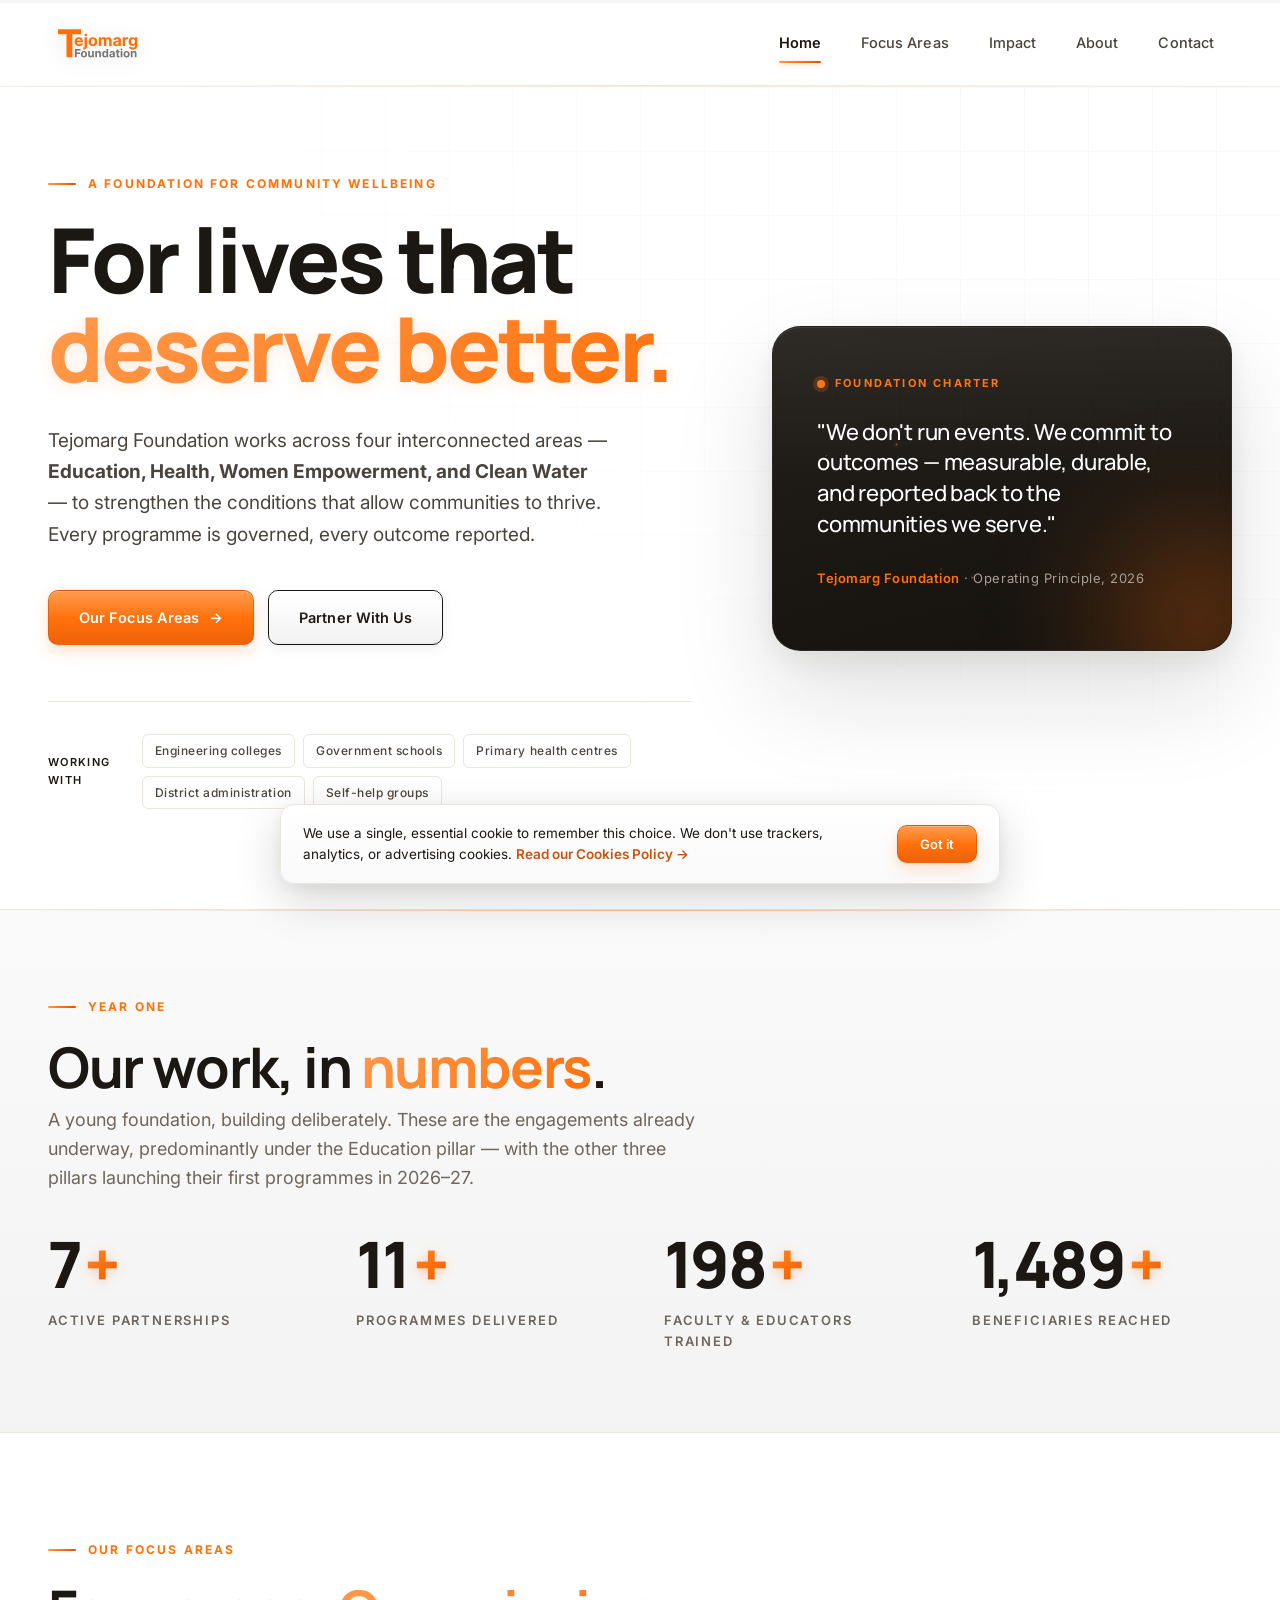
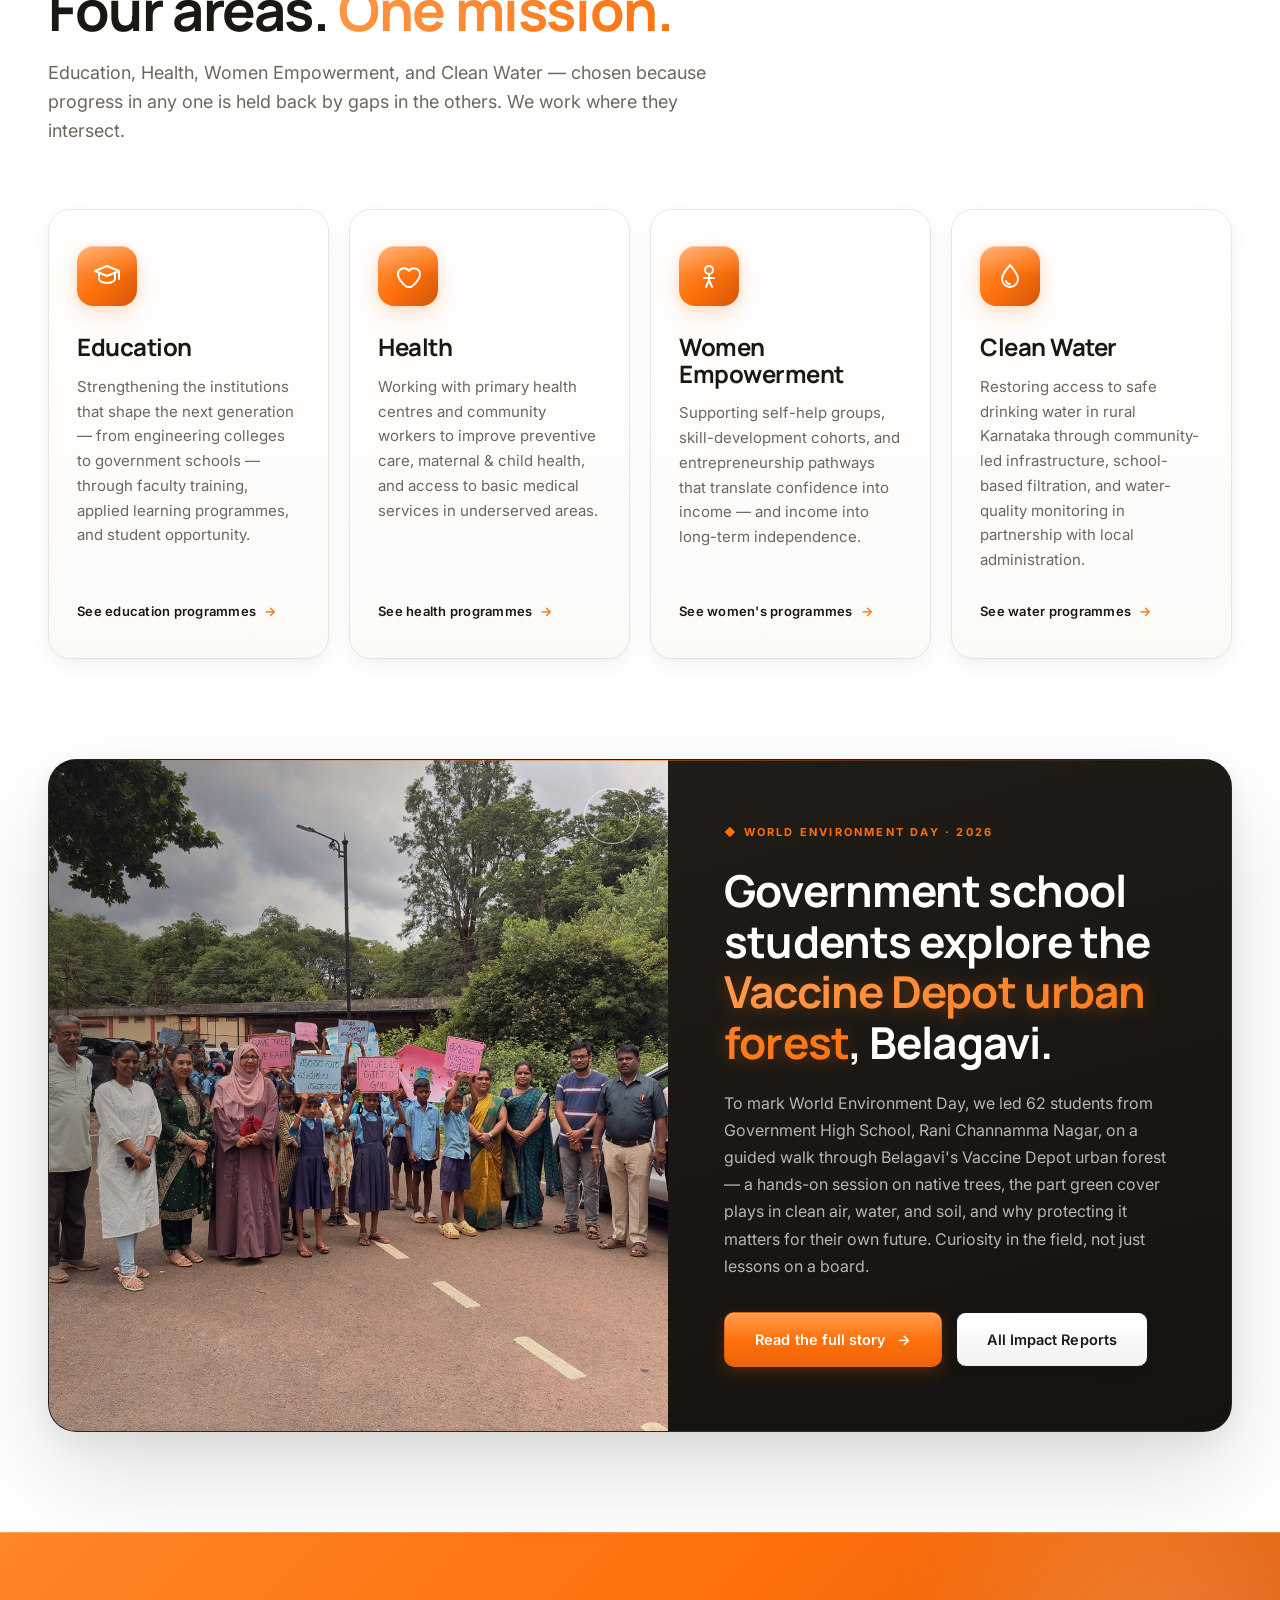
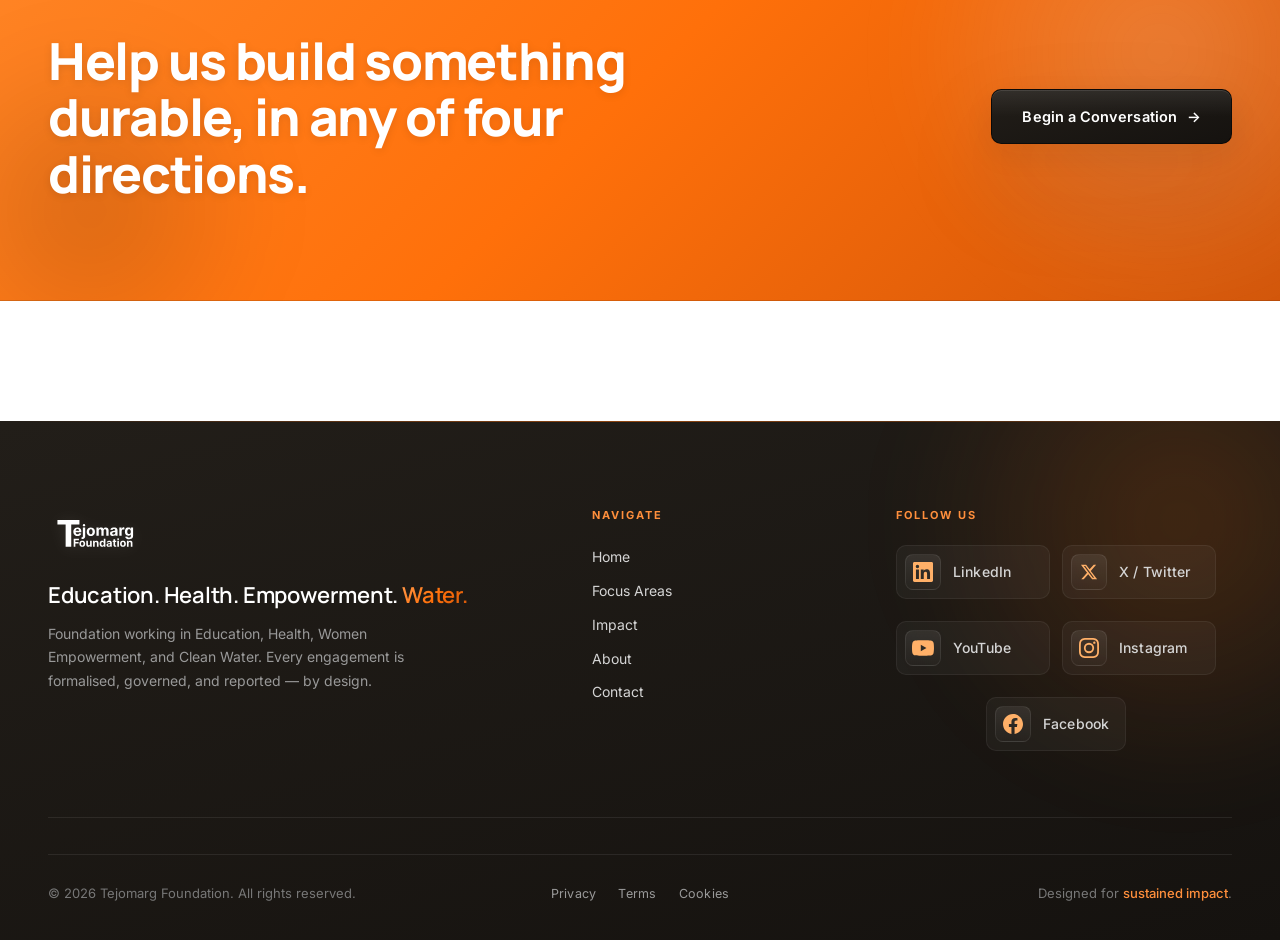
<file: index.html>
<!doctype html>
<html lang="en">
<head>
<meta charset="utf-8"/>
<meta name="viewport" content="width=device-width, initial-scale=1"/>
<title>Tejomarg Foundation — Education, Health, Women Empowerment, Clean Water</title>
<meta name="description" content="Tejomarg Foundation works across four interconnected pillars — Education, Health, Women Empowerment, and Clean Water — strengthening the conditions for community wellbeing in Karnataka."/>
<meta property="og:title" content="Tejomarg Foundation"/>
<meta property="og:description" content="For lives that deserve better. Education · Health · Women Empowerment · Clean Water."/>
<link rel="preconnect" href="https://fonts.googleapis.com"/>
<link rel="preconnect" href="https://fonts.gstatic.com" crossorigin/>
<link href="https://fonts.googleapis.com/css2?family=Inter:wght@400;500;600;700&family=Manrope:wght@500;600;700;800&display=swap" rel="stylesheet"/>
<link rel="stylesheet" href="styles.css"/>
<link rel="icon" type="image/svg+xml" href="favicon.svg"/>
<style>
  /* ===== HERO (glossy) ===== */
  .hero {
    position: relative;
    padding: 80px 0 100px;
    overflow: hidden;
    background: var(--tm-paper);
  }
  .hero::before {
    content: none;
  }
  .hero::after {
    content: "";
    position: absolute;
    inset: 0;
    background-image:
      linear-gradient(rgba(110,102,93,0.035) 1px, transparent 1px),
      linear-gradient(90deg, rgba(110,102,93,0.035) 1px, transparent 1px);
    background-size: 64px 64px;
    mask-image: radial-gradient(ellipse at top right, black 18%, transparent 68%);
    -webkit-mask-image: radial-gradient(ellipse at top right, black 18%, transparent 68%);
    pointer-events: none;
  }
  .hero-inner {
    position: relative;
    display: grid;
    grid-template-columns: 1.4fr 1fr;
    gap: 80px;
    align-items: center;
  }
  .hero h1 {
    font-size: clamp(48px, 7vw, 92px);
    font-weight: 800;
    line-height: 1.0;
    letter-spacing: -0.035em;
    color: var(--tm-ink);
  }
  .hero h1 .accent {
    background: var(--gloss-orange);
    -webkit-background-clip: text;
    background-clip: text;
    -webkit-text-fill-color: transparent;
    display: block;
    filter: drop-shadow(0 2px 8px rgba(255,112,10,0.15));
  }
  .hero .lead {
    font-size: 19px;
    color: var(--tm-gray-deep);
    max-width: 560px;
    margin: 32px 0 40px;
    line-height: 1.65;
  }
  .hero-ctas {
    display: flex;
    gap: 14px;
    flex-wrap: wrap;
  }
  .hero-meta {
    margin-top: 56px;
    padding-top: 32px;
    border-top: 1px solid var(--tm-gray-mist);
    display: flex;
    align-items: center;
    gap: 24px;
    font-size: 13px;
    color: var(--tm-gray);
    letter-spacing: 0.04em;
  }
  .hero-meta strong {
    color: var(--tm-ink);
    font-weight: 600;
    text-transform: uppercase;
    letter-spacing: 0.12em;
    font-size: 11px;
  }
  .hero-meta-pills {
    display: flex;
    gap: 8px;
    flex-wrap: wrap;
  }
  .pill {
    padding: 6px 12px;
    border: 1px solid var(--tm-gray-mist);
    border-radius: 6px;
    font-size: 12px;
    color: var(--tm-gray-deep);
    font-weight: 500;
  }

  /* Side panel — glossy */
  .hero-panel {
    background: var(--gloss-dark);
    color: var(--tm-paper);
    border-radius: 28px;
    padding: 48px 44px;
    position: relative;
    overflow: hidden;
    box-shadow: var(--shadow-lg), inset 0 1px 0 rgba(255,255,255,0.08);
    border: 1px solid rgba(255,255,255,0.06);
  }
  .hero-panel::before {
    content: "";
    position: absolute;
    bottom: -160px; right: -160px;
    width: 380px; height: 380px;
    background: radial-gradient(circle, rgba(255,112,10,0.32) 0%, rgba(255,112,10,0.10) 38%, transparent 66%);
    border-radius: 50%;
    filter: blur(36px);
  }
  .hero-panel::after {
    content: "";
    position: absolute;
    top: 0; left: 0; right: 0;
    height: 50%;
    background: linear-gradient(180deg, rgba(255,255,255,0.06) 0%, transparent 100%);
    pointer-events: none;
  }
  .hero-panel .label {
    font-size: 11px;
    letter-spacing: 0.2em;
    text-transform: uppercase;
    color: var(--tm-orange);
    font-weight: 700;
    margin-bottom: 24px;
    display: flex;
    align-items: center;
    gap: 10px;
    position: relative;
  }
  .hero-panel .label::before {
    content: "";
    width: 8px; height: 8px;
    border-radius: 50%;
    background: var(--tm-orange);
    box-shadow: 0 0 0 4px rgba(255,112,10,0.2);
    animation: pulse 2.4s ease-out infinite;
  }
  @keyframes pulse {
    0% { box-shadow: 0 0 0 0 rgba(255,112,10,0.4); }
    100% { box-shadow: 0 0 0 12px rgba(255,112,10,0); }
  }
  .hero-panel .quote {
    font-family: var(--font-display);
    font-size: 22px;
    line-height: 1.4;
    color: var(--tm-paper);
    font-weight: 500;
    margin-bottom: 28px;
    position: relative;
    letter-spacing: -0.01em;
  }
  .hero-panel .attr {
    font-size: 13px;
    color: var(--tm-gray-soft);
    letter-spacing: 0.04em;
    position: relative;
  }
  .hero-panel .attr strong { color: var(--tm-orange); font-weight: 600; }

  /* ===== STATS (glossy) ===== */
  .stats {
    background: linear-gradient(180deg, #FAFAFA 0%, #F3F3F3 100%);
    border-top: 1px solid var(--tm-gray-mist);
    border-bottom: 1px solid var(--tm-gray-mist);
    padding: 80px 0;
    position: relative;
    overflow: hidden;
  }
  .stats::before {
    content: "";
    position: absolute;
    top: 0; left: 0; right: 0;
    height: 1px;
    background: linear-gradient(90deg, transparent, rgba(255,112,10,0.4), transparent);
  }
  .stats-grid {
    display: grid;
    grid-template-columns: repeat(4, 1fr);
    gap: 48px;
  }
  .stat-item {
    text-align: left;
    position: relative;
  }
  .stat-num {
    font-family: var(--font-display);
    font-size: 64px;
    font-weight: 800;
    color: var(--tm-ink);
    line-height: 1;
    letter-spacing: -0.04em;
    margin-bottom: 14px;
    display: flex;
    align-items: baseline;
  }
  .stat-num .plus {
    background: var(--gloss-orange);
    -webkit-background-clip: text;
    background-clip: text;
    -webkit-text-fill-color: transparent;
    margin-left: 4px;
    filter: drop-shadow(0 2px 6px rgba(255,112,10,0.30));
  }
  .stat-label {
    font-size: 13px;
    letter-spacing: 0.14em;
    text-transform: uppercase;
    color: var(--tm-gray);
    font-weight: 600;
  }

  /* ===== PILLARS ===== */
  .pillars-grid {
    display: grid;
    grid-template-columns: repeat(3, 1fr);
    gap: 24px;
  }
  .pillars-grid.pillars-grid-4 {
    grid-template-columns: repeat(4, 1fr);
    gap: 20px;
  }
  .pillar {
    background: var(--gloss-light);
    border: 1px solid var(--tm-gray-mist);
    border-radius: 22px;
    padding: 40px 36px;
    transition: transform .45s var(--tx), box-shadow .45s var(--tx), border-color .45s var(--tx);
    display: flex;
    flex-direction: column;
    position: relative;
    overflow: hidden;
    box-shadow: var(--shadow-soft);
  }
  .pillars-grid-4 .pillar { padding: 36px 28px; }
  .pillar::before {
    content: "";
    position: absolute;
    top: 0; left: 0;
    width: 0; height: 4px;
    background: var(--gloss-orange);
    transition: width .4s var(--tx);
  }
  .pillar::after {
    content: "";
    position: absolute;
    inset: 0;
    background: linear-gradient(180deg, rgba(255,255,255,0.6), transparent 30%);
    pointer-events: none;
    border-radius: 20px;
  }
  .pillar:hover {
    transform: translateY(-6px);
    border-color: rgba(255,112,10,0.3);
    box-shadow: var(--shadow-lg);
  }
  .pillar:hover::before { width: 100%; }
  .pillar-icon {
    width: 60px;
    height: 60px;
    border-radius: 16px;
    background: var(--gloss-orange);
    display: flex;
    align-items: center;
    justify-content: center;
    margin-bottom: 28px;
    color: var(--tm-paper);
    transition: all .35s var(--tx);
    box-shadow: var(--shadow-glow), inset 0 1px 0 rgba(255,255,255,0.35);
    position: relative;
    z-index: 1;
  }
  .pillar-icon svg {
    width: 28px;
    height: 28px;
    color: #FFFFFF;
    position: relative;
    z-index: 2;
  }
  .pillar-icon::after {
    content: "";
    position: absolute;
    inset: 0;
    background: linear-gradient(180deg, rgba(255,255,255,0.25), transparent 50%);
    border-radius: 16px;
  }
  .pillar:hover .pillar-icon {
    transform: rotate(-3deg) scale(1.05);
    box-shadow: var(--shadow-glow-strong);
  }
  .pillar h3 {
    font-size: 24px;
    font-weight: 700;
    margin-bottom: 14px;
    letter-spacing: -0.02em;
    position: relative;
    z-index: 1;
  }
  .pillar p {
    color: var(--tm-gray);
    font-size: 15px;
    flex: 1;
    margin-bottom: 28px;
    line-height: 1.65;
    position: relative;
    z-index: 1;
  }
  .pillar-link {
    font-size: 13px;
    font-weight: 600;
    letter-spacing: 0.02em;
    color: var(--tm-ink);
    display: inline-flex;
    align-items: center;
    gap: 8px;
    position: relative;
    z-index: 1;
  }
  .pillar-link::after {
    content: "→";
    color: var(--tm-orange);
    transition: transform .25s;
  }
  .pillar:hover .pillar-link::after { transform: translateX(5px); }

  /* ===== FEATURED IMPACT (glossy) ===== */
  .featured {
    background: var(--gloss-dark);
    color: var(--tm-paper);
    border-radius: 28px;
    overflow: hidden;
    display: grid;
    grid-template-columns: 1.1fr 1fr;
    position: relative;
    box-shadow: var(--shadow-lg);
    border: 1px solid rgba(255,255,255,0.06);
  }
  .featured::after {
    content: "";
    position: absolute;
    top: 0; left: 0; right: 0;
    height: 1px;
    background: linear-gradient(90deg, transparent, rgba(255,112,10,0.5), transparent);
    z-index: 2;
  }
  .featured .body {
    padding: 64px 56px;
    display: flex;
    flex-direction: column;
    justify-content: center;
    position: relative;
    z-index: 1;
  }
  .featured .meta {
    font-size: 11px;
    letter-spacing: 0.2em;
    text-transform: uppercase;
    color: var(--tm-orange);
    margin-bottom: 24px;
    font-weight: 700;
  }
  .featured h3 {
    font-size: clamp(28px, 3.6vw, 44px);
    font-weight: 700;
    line-height: 1.15;
    margin-bottom: 22px;
    color: var(--tm-paper);
    letter-spacing: -0.02em;
  }
  .featured h3 .accent {
    background: var(--gloss-orange);
    -webkit-background-clip: text;
    background-clip: text;
    -webkit-text-fill-color: transparent;
    filter: drop-shadow(0 2px 8px rgba(255,112,10,0.30));
  }
  .featured p {
    color: #B5B5B5;
    margin-bottom: 32px;
    font-size: 16px;
    line-height: 1.7;
  }
  .featured .img {
    background:
      linear-gradient(120deg, rgba(21,18,15,0.55) 0%, rgba(21,18,15,0.14) 45%, rgba(21,18,15,0.05) 100%),
      url("wed-2026.jpg") center/cover;
    min-height: 440px;
    position: relative;
  }
  .featured .img::after {
    content: "";
    position: absolute;
    top: 28px; right: 28px;
    width: 54px; height: 54px;
    border: 1.5px solid rgba(255,255,255,0.65);
    border-radius: 50%;
  }

  /* ===== CTA STRIP (glossy) ===== */
  .cta-strip {
    background: linear-gradient(135deg, #FF8526 0%, #FF700A 48%, #D2560A 100%);
    color: var(--tm-paper);
    padding: 100px 0;
    position: relative;
    overflow: hidden;
    box-shadow: inset 0 1px 0 rgba(255,255,255,0.22), inset 0 -1px 0 rgba(0,0,0,0.12);
  }
  .cta-strip::before {
    content: "";
    position: absolute;
    right: -180px; top: -180px;
    width: 600px; height: 600px;
    border-radius: 50%;
    background: radial-gradient(circle, rgba(255,255,255,0.18) 0%, transparent 62%);
    filter: blur(34px);
  }
  .cta-strip::after {
    content: "";
    position: absolute;
    left: -120px; bottom: -120px;
    width: 420px; height: 420px;
    border-radius: 50%;
    background: radial-gradient(circle, rgba(0,0,0,0.14), transparent 62%);
    filter: blur(34px);
  }
  .cta-strip-inner {
    position: relative;
    z-index: 1;
    display: flex;
    align-items: center;
    justify-content: space-between;
    gap: 48px;
    flex-wrap: wrap;
  }
  .cta-strip h2 {
    color: var(--tm-paper);
    font-size: clamp(32px, 4vw, 52px);
    font-weight: 800;
    max-width: 720px;
    letter-spacing: -0.025em;
    line-height: 1.1;
    text-shadow: 0 2px 8px rgba(0,0,0,0.10);
  }
  .cta-strip .btn-primary {
    background: var(--gloss-dark);
    color: var(--tm-paper);
    box-shadow: var(--shadow-lg), inset 0 1px 0 rgba(255,255,255,0.10);
  }
  .cta-strip .btn-primary:hover {
    background: var(--tm-paper);
    color: var(--tm-orange-deep);
    box-shadow: 0 16px 40px rgba(0,0,0,0.25), inset 0 1px 0 rgba(255,255,255,0.5);
  }

  @media (max-width: 1100px) {
    .pillars-grid.pillars-grid-4 { grid-template-columns: repeat(2, 1fr); gap: 18px; }
  }
  @media (max-width: 920px) {
    .hero-inner { grid-template-columns: 1fr; gap: 48px; }
    .stats-grid { grid-template-columns: repeat(2, 1fr); gap: 36px; }
    .pillars-grid { grid-template-columns: 1fr; }
    .pillars-grid.pillars-grid-4 { grid-template-columns: 1fr; }
    .featured { grid-template-columns: 1fr; }
    .featured .img { min-height: 280px; }
    .featured .body { padding: 40px 28px; }
    .hero-panel { padding: 36px 28px; }
  }
</style>
</head>
<body>

<!-- ============ HEADER (single row · logo left · nav right) ============ -->
<header class="site-header">
  <div class="header-inner">
    <a class="brand" href="index.html" aria-label="Tejomarg Foundation">
      <img src="logo.svg" alt="Tejomarg Foundation"/>
    </a>
    <button class="nav-toggle" aria-label="Toggle menu" aria-expanded="false">
      <span></span><span></span><span></span>
    </button>
    <nav class="nav" aria-label="Primary">
      <a href="index.html" class="active">Home</a>
      <a href="initiatives.html">Focus Areas</a>
      <a href="impact.html">Impact</a>
      <a href="about.html">About</a>
      <a href="contact.html">Contact</a>
    </nav>
  </div>
</header>

<!-- ============ HERO ============ -->
<section class="hero">
  <div class="container hero-inner">
    <div class="reveal">
      <span class="eyebrow">A Foundation for Community Wellbeing</span>
      <h1>For lives that<span class="accent">deserve better.</span></h1>
      <p class="lead">Tejomarg Foundation works across four interconnected areas — <strong>Education, Health, Women Empowerment, and Clean Water</strong> — to strengthen the conditions that allow communities to thrive. Every programme is governed, every outcome reported.</p>
      <div class="hero-ctas">
        <a href="initiatives.html" class="btn btn-primary btn-arrow">Our Focus Areas <span class="arrow">→</span></a>
        <a href="contact.html" class="btn btn-outline">Partner With Us</a>
      </div>
      <div class="hero-meta">
        <strong>Working with</strong>
        <div class="hero-meta-pills">
          <span class="pill">Engineering colleges</span>
          <span class="pill">Government schools</span>
          <span class="pill">Primary health centres</span>
          <span class="pill">District administration</span>
          <span class="pill">Self-help groups</span>
        </div>
      </div>
    </div>
    <aside class="hero-panel reveal" data-delay="2">
      <div class="label">Foundation Charter</div>
      <p class="quote">"We don't run events. We commit to outcomes — measurable, durable, and reported back to the communities we serve."</p>
      <p class="attr"><strong>Tejomarg Foundation</strong> · Operating Principle, 2026</p>
    </aside>
  </div>
</section>

<!-- ============ STATS ============ -->
<section class="stats">
  <div class="container">
    <div class="section-head reveal">
      <span class="eyebrow">Year One</span>
      <h2 class="section-title" style="margin-bottom: 8px;">Our work, in <span class="accent">numbers</span>.</h2>
      <p class="section-sub" style="margin-bottom: 40px;">A young foundation, building deliberately. These are the engagements already underway, predominantly under the Education pillar — with the other three pillars launching their first programmes in 2026–27.</p>
    </div>
    <div class="stats-grid">
      <div class="stat-item reveal">
        <div class="stat-num"><span data-count="8" data-suffix="">0</span><span class="plus">+</span></div>
        <div class="stat-label">Active Partnerships</div>
      </div>
      <div class="stat-item reveal" data-delay="1">
        <div class="stat-num"><span data-count="12" data-suffix="">0</span><span class="plus">+</span></div>
        <div class="stat-label">Programmes Delivered</div>
      </div>
      <div class="stat-item reveal" data-delay="2">
        <div class="stat-num"><span data-count="200" data-suffix="">0</span><span class="plus">+</span></div>
        <div class="stat-label">Faculty &amp; Educators Trained</div>
      </div>
      <div class="stat-item reveal" data-delay="3">
        <div class="stat-num"><span data-count="1500" data-suffix="">0</span><span class="plus">+</span></div>
        <div class="stat-label">Beneficiaries Reached</div>
      </div>
    </div>
  </div>
</section>

<!-- ============ PILLARS ============ -->
<section class="section">
  <div class="container">
    <span class="eyebrow reveal">Our Focus Areas</span>
    <h2 class="section-title reveal">Four areas. <span class="accent">One mission.</span></h2>
    <p class="section-sub reveal">Education, Health, Women Empowerment, and Clean Water — chosen because progress in any one is held back by gaps in the others. We work where they intersect.</p>

    <div class="pillars-grid pillars-grid-4">
      <article class="pillar reveal">
        <div class="pillar-icon" aria-hidden="true">
          <svg viewBox="0 0 28 28" fill="none" stroke="currentColor" stroke-width="2" stroke-linecap="round" stroke-linejoin="round"><path d="M2 9l12-5 12 5-12 5z"/><path d="M6 11v6c0 2 3.6 4 8 4s8-2 8-4v-6"/><path d="M26 9v8"/></svg>
        </div>
        <h3>Education</h3>
        <p>Strengthening the institutions that shape the next generation — from engineering colleges to government schools — through faculty training, applied learning programmes, and student opportunity.</p>
        <a href="initiatives.html#education" class="pillar-link">See education programmes</a>
      </article>
      <article class="pillar reveal" data-delay="1">
        <div class="pillar-icon" aria-hidden="true">
          <svg viewBox="0 0 28 28" fill="none" stroke="currentColor" stroke-width="2" stroke-linecap="round" stroke-linejoin="round"><path d="M14 25s-9-6-9-13a6 6 0 0 1 11-3 6 6 0 0 1 11 3c0 7-9 13-9 13z" transform="translate(-1)"/></svg>
        </div>
        <h3>Health</h3>
        <p>Working with primary health centres and community workers to improve preventive care, maternal &amp; child health, and access to basic medical services in underserved areas.</p>
        <a href="initiatives.html#health" class="pillar-link">See health programmes</a>
      </article>
      <article class="pillar reveal" data-delay="2">
        <div class="pillar-icon" aria-hidden="true">
          <svg viewBox="0 0 28 28" fill="none" stroke="currentColor" stroke-width="2" stroke-linecap="round" stroke-linejoin="round"><circle cx="14" cy="8" r="4"/><path d="M14 12v6"/><path d="M9 16h10"/><path d="M11 25l3-7 3 7"/></svg>
        </div>
        <h3>Women Empowerment</h3>
        <p>Supporting self-help groups, skill-development cohorts, and entrepreneurship pathways that translate confidence into income — and income into long-term independence.</p>
        <a href="initiatives.html#women" class="pillar-link">See women's programmes</a>
      </article>
      <article class="pillar reveal" data-delay="3">
        <div class="pillar-icon" aria-hidden="true">
          <svg viewBox="0 0 28 28" fill="none" stroke="currentColor" stroke-width="2" stroke-linecap="round" stroke-linejoin="round"><path d="M14 3c-4 5-8 9-8 14a8 8 0 0 0 16 0c0-5-4-9-8-14z"/><path d="M10 19a4 4 0 0 0 4 3"/></svg>
        </div>
        <h3>Clean Water</h3>
        <p>Restoring access to safe drinking water in rural Karnataka through community-led infrastructure, school-based filtration, and water-quality monitoring in partnership with local administration.</p>
        <a href="initiatives.html#water" class="pillar-link">See water programmes</a>
      </article>
    </div>
  </div>
</section>

<!-- ============ FEATURED ============ -->
<section class="section" style="padding-top:0;">
  <div class="container">
    <div class="featured reveal">
      <div class="img" role="img" aria-label="Students of Government High School, Rani Channamma Nagar, with Tejomarg Foundation members and dignitaries at the Vaccine Depot, Belagavi, on World Environment Day 2026"></div>
      <div class="body">
        <div class="meta">◆ World Environment Day · 2026</div>
        <h3>Government school students explore the <span class="accent">Vaccine Depot urban forest</span>, Belagavi.</h3>
        <p>To mark World Environment Day, we led 62 students from Government High School, Rani Channamma Nagar, on a guided walk through Belagavi's Vaccine Depot urban forest — a hands-on session on native trees, the part green cover plays in clean air, water, and soil, and why protecting it matters for their own future. Curiosity in the field, not just lessons on a board.</p>
        <div class="hero-ctas">
          <a href="world-environment-day.html" class="btn btn-primary btn-arrow">Read the full story <span class="arrow">→</span></a>
          <a href="impact.html" class="btn btn-outline">All Impact Reports</a>
        </div>
      </div>
    </div>
  </div>
</section>

<!-- ============ CTA STRIP ============ -->
<section class="cta-strip">
  <div class="container cta-strip-inner">
    <h2>Help us build something durable, in any of four directions.</h2>
    <a href="contact.html" class="btn btn-primary btn-arrow">Begin a Conversation <span class="arrow">→</span></a>
  </div>
</section>

<!-- ============ FOOTER ============ -->
<footer class="site-footer">
  <div class="container">
    <div class="footer-grid">
      <div class="footer-brand-block">
        <img src="logo.svg" alt="Tejomarg Foundation"/>
        <p class="tag">Education. Health. Empowerment. <em>Water.</em></p>
        <p style="max-width: 380px;">Foundation working in Education, Health, Women Empowerment, and Clean Water. Every engagement is formalised, governed, and reported — by design.</p>
      </div>
      <div>
        <h4>Navigate</h4>
        <ul>
          <li><a href="index.html">Home</a></li>
          <li><a href="initiatives.html">Focus Areas</a></li>
          <li><a href="impact.html">Impact</a></li>
          <li><a href="about.html">About</a></li>
          <li><a href="contact.html">Contact</a></li>
        </ul>
      </div>
      <div class="footer-social">
        <h4>Follow Us</h4>
        <ul class="social-list">
          <li>
            <a href="https://www.linkedin.com/in/tejomarg-foundation-815b42413" aria-label="LinkedIn" target="_blank" rel="noopener noreferrer">
              <span class="social-icon"><svg viewBox="0 0 24 24" width="20" height="20" fill="currentColor" aria-hidden="true"><path d="M20.45 20.45h-3.55v-5.57c0-1.33-.02-3.04-1.85-3.04-1.86 0-2.14 1.45-2.14 2.94v5.67H9.36V9h3.41v1.56h.05c.47-.9 1.63-1.85 3.36-1.85 3.59 0 4.25 2.36 4.25 5.43v6.31zM5.34 7.43a2.06 2.06 0 1 1 0-4.12 2.06 2.06 0 0 1 0 4.12zM7.12 20.45H3.56V9h3.56v11.45zM22.22 0H1.77C.79 0 0 .77 0 1.72v20.56C0 23.23.79 24 1.77 24h20.45c.98 0 1.78-.77 1.78-1.72V1.72C24 .77 23.2 0 22.22 0z"/></svg></span>
              <span class="social-label">LinkedIn</span>
            </a>
          </li>
          <li>
            <a href="https://x.com/tejomarg_found" aria-label="X (formerly Twitter)" target="_blank" rel="noopener noreferrer">
              <span class="social-icon"><svg viewBox="0 0 24 24" width="18" height="18" fill="currentColor" aria-hidden="true"><path d="M18.244 2.25h3.308l-7.227 8.26 8.502 11.24H16.17l-5.214-6.817L4.99 21.75H1.68l7.73-8.835L1.254 2.25H8.08l4.713 6.231zm-1.161 17.52h1.833L7.084 4.126H5.117z"/></svg></span>
              <span class="social-label">X / Twitter</span>
            </a>
          </li>
          <li>
            <a href="https://www.youtube.com/@TejomargFoundation" aria-label="YouTube" target="_blank" rel="noopener noreferrer">
              <span class="social-icon"><svg viewBox="0 0 24 24" width="22" height="22" fill="currentColor" aria-hidden="true"><path d="M23.5 6.2a3 3 0 0 0-2.1-2.1C19.5 3.6 12 3.6 12 3.6s-7.5 0-9.4.5A3 3 0 0 0 .5 6.2C0 8.1 0 12 0 12s0 3.9.5 5.8a3 3 0 0 0 2.1 2.1c1.9.5 9.4.5 9.4.5s7.5 0 9.4-.5a3 3 0 0 0 2.1-2.1c.5-1.9.5-5.8.5-5.8s0-3.9-.5-5.8zM9.6 15.6V8.4l6.2 3.6-6.2 3.6z"/></svg></span>
              <span class="social-label">YouTube</span>
            </a>
          </li>
          <li>
            <a href="https://www.instagram.com/tejomargfoundation/" aria-label="Instagram" target="_blank" rel="noopener noreferrer">
              <span class="social-icon"><svg viewBox="0 0 24 24" width="20" height="20" fill="currentColor" aria-hidden="true"><path d="M12 2.16c3.2 0 3.58.01 4.85.07 1.17.05 1.8.25 2.23.41.56.22.96.48 1.38.9.42.42.68.82.9 1.38.16.42.36 1.06.41 2.23.06 1.27.07 1.65.07 4.85s-.01 3.58-.07 4.85c-.05 1.17-.25 1.8-.41 2.23-.22.56-.48.96-.9 1.38-.42.42-.82.68-1.38.9-.42.16-1.06.36-2.23.41-1.27.06-1.65.07-4.85.07s-3.58-.01-4.85-.07c-1.17-.05-1.8-.25-2.23-.41a3.7 3.7 0 0 1-1.38-.9 3.7 3.7 0 0 1-.9-1.38c-.16-.42-.36-1.06-.41-2.23-.06-1.27-.07-1.65-.07-4.85s.01-3.58.07-4.85c.05-1.17.25-1.8.41-2.23.22-.56.48-.96.9-1.38.42-.42.82-.68 1.38-.9.42-.16 1.06-.36 2.23-.41C8.42 2.17 8.8 2.16 12 2.16M12 0C8.74 0 8.33.01 7.05.07 5.78.13 4.9.33 4.14.63a5.86 5.86 0 0 0-2.13 1.38A5.86 5.86 0 0 0 .63 4.14C.33 4.9.13 5.78.07 7.05.01 8.33 0 8.74 0 12s.01 3.67.07 4.95c.06 1.27.26 2.15.56 2.91.31.78.73 1.45 1.38 2.13a5.86 5.86 0 0 0 2.13 1.38c.76.3 1.64.5 2.91.56C8.33 23.99 8.74 24 12 24s3.67-.01 4.95-.07c1.27-.06 2.15-.26 2.91-.56.78-.31 1.45-.73 2.13-1.38a5.86 5.86 0 0 0 1.38-2.13c.3-.76.5-1.64.56-2.91.06-1.28.07-1.69.07-4.95s-.01-3.67-.07-4.95c-.06-1.27-.26-2.15-.56-2.91a5.86 5.86 0 0 0-1.38-2.13A5.86 5.86 0 0 0 19.86.63c-.76-.3-1.64-.5-2.91-.56C15.67.01 15.26 0 12 0zm0 5.84a6.16 6.16 0 1 0 0 12.32 6.16 6.16 0 0 0 0-12.32zM12 16a4 4 0 1 1 0-8 4 4 0 0 1 0 8zm6.4-11.85a1.44 1.44 0 1 0 0 2.88 1.44 1.44 0 0 0 0-2.88z"/></svg></span>
              <span class="social-label">Instagram</span>
            </a>
          </li>
          <li>
            <a href="https://www.facebook.com/profile.php?id=61590762263120" aria-label="Facebook" target="_blank" rel="noopener noreferrer">
              <span class="social-icon"><svg viewBox="0 0 24 24" width="20" height="20" fill="currentColor" aria-hidden="true"><path d="M24 12.07C24 5.4 18.63 0 12 0S0 5.4 0 12.07C0 18.1 4.39 23.1 10.13 24v-8.44H7.08v-3.49h3.05V9.41c0-3.02 1.79-4.69 4.53-4.69 1.31 0 2.69.23 2.69.23v2.97H15.83c-1.5 0-1.96.93-1.96 1.89v2.26h3.34l-.53 3.5h-2.8V24C19.61 23.1 24 18.1 24 12.07z"/></svg></span>
              <span class="social-label">Facebook</span>
            </a>
          </li>
        </ul>
      </div>
    </div>

    <div class="footer-bottom">
      <div>© 2026 Tejomarg Foundation. All rights reserved.</div>
      <div class="footer-legal-links">
        <a href="privacy.html">Privacy</a>
        <a href="terms.html">Terms</a>
        <a href="cookies.html">Cookies</a>
      </div>
      <div>Designed for <strong>sustained impact</strong>.</div>
    </div>
  </div>
</footer>

<div id="cookie-banner" role="dialog" aria-label="Cookie notice" hidden>
  <div class="cb-body">
    <p>We use a single, essential cookie to remember this choice. We don't use trackers, analytics, or advertising cookies. <a href="cookies.html">Read our Cookies Policy →</a></p>
    <div class="cb-actions">
      <button type="button" class="btn btn-primary cb-accept">Got it</button>
    </div>
  </div>
</div>

<script src="motions.js"></script>
<script src="scripts.js"></script>
<script>
  (function () {
    try { if (localStorage.getItem('tm-cookie-ack')) return; } catch (_) {}
    const banner = document.getElementById('cookie-banner');
    if (!banner) return;
    banner.hidden = false;
    requestAnimationFrame(() => banner.classList.add('is-shown'));
    banner.querySelector('.cb-accept').addEventListener('click', () => {
      try { localStorage.setItem('tm-cookie-ack', '1'); } catch (_) {}
      banner.classList.remove('is-shown');
      setTimeout(() => banner.hidden = true, 350);
    });
  })();
</script>
</body>
</html>
</file>
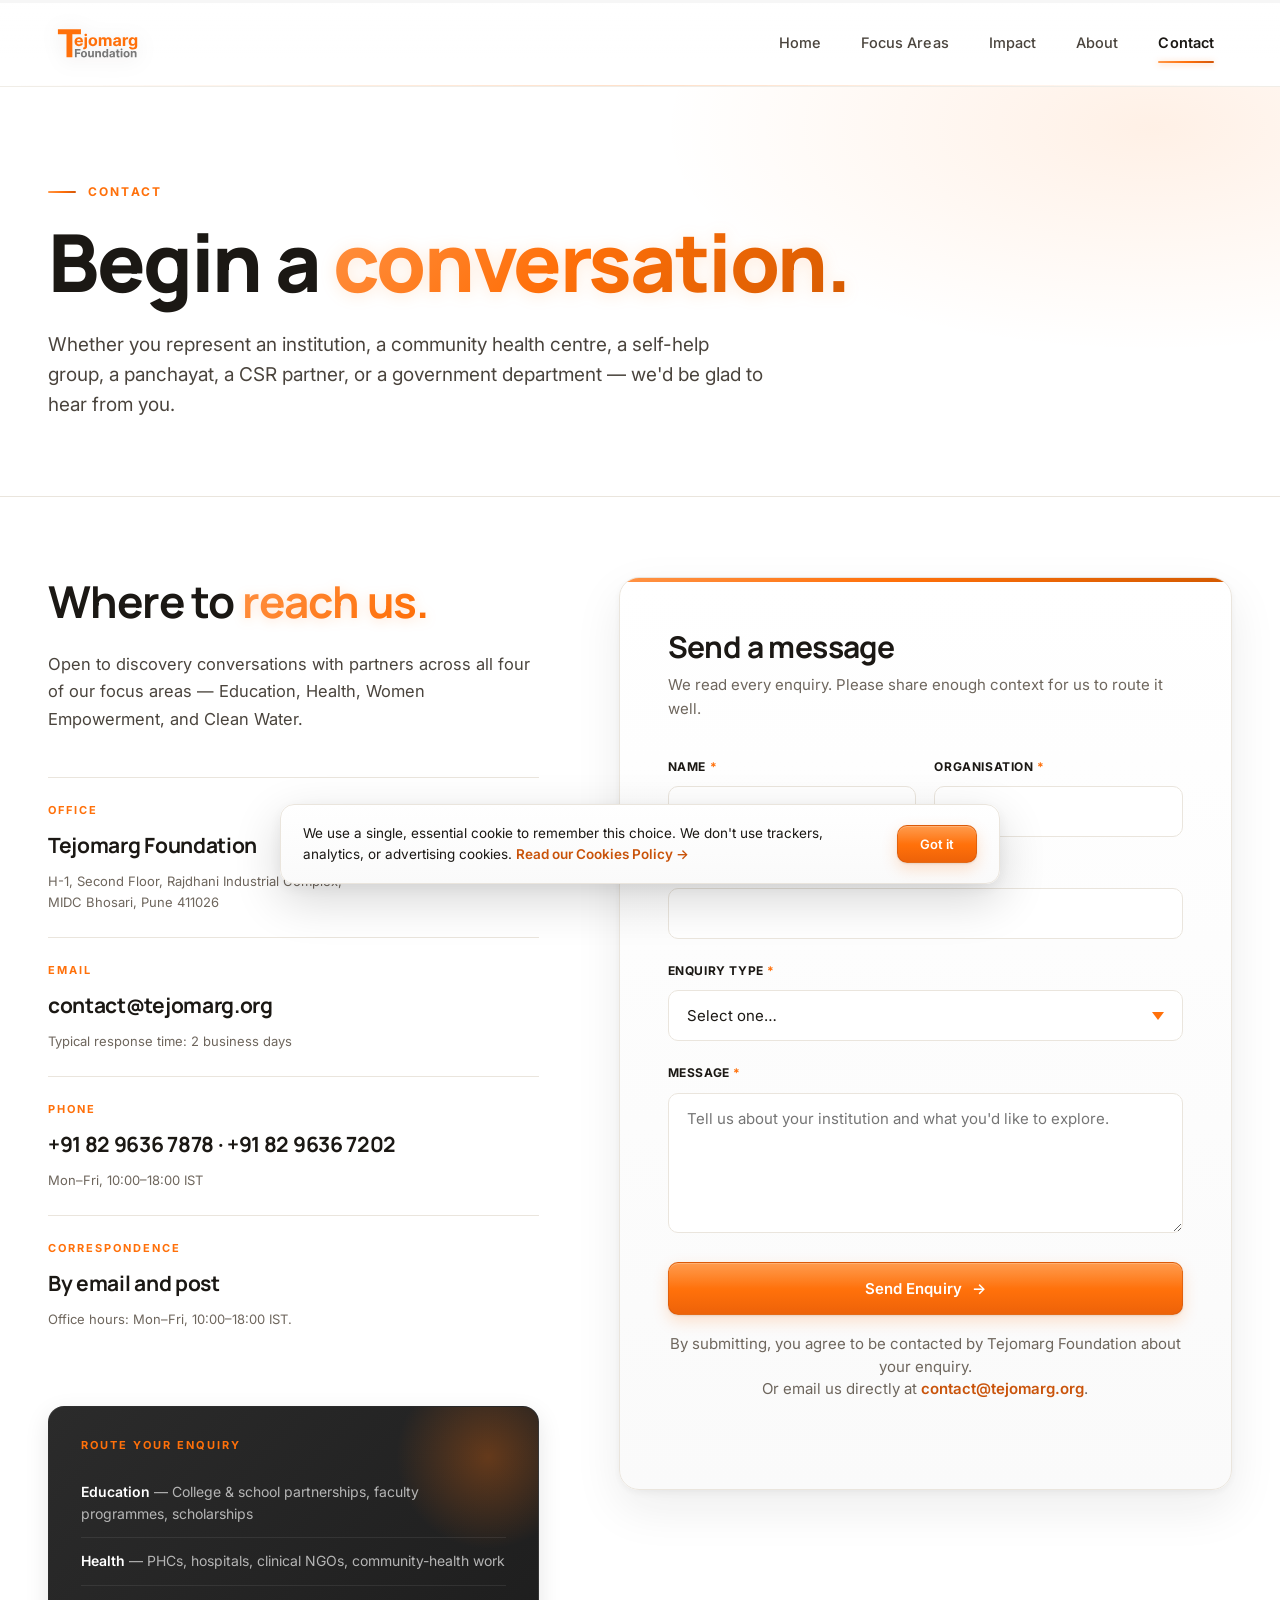
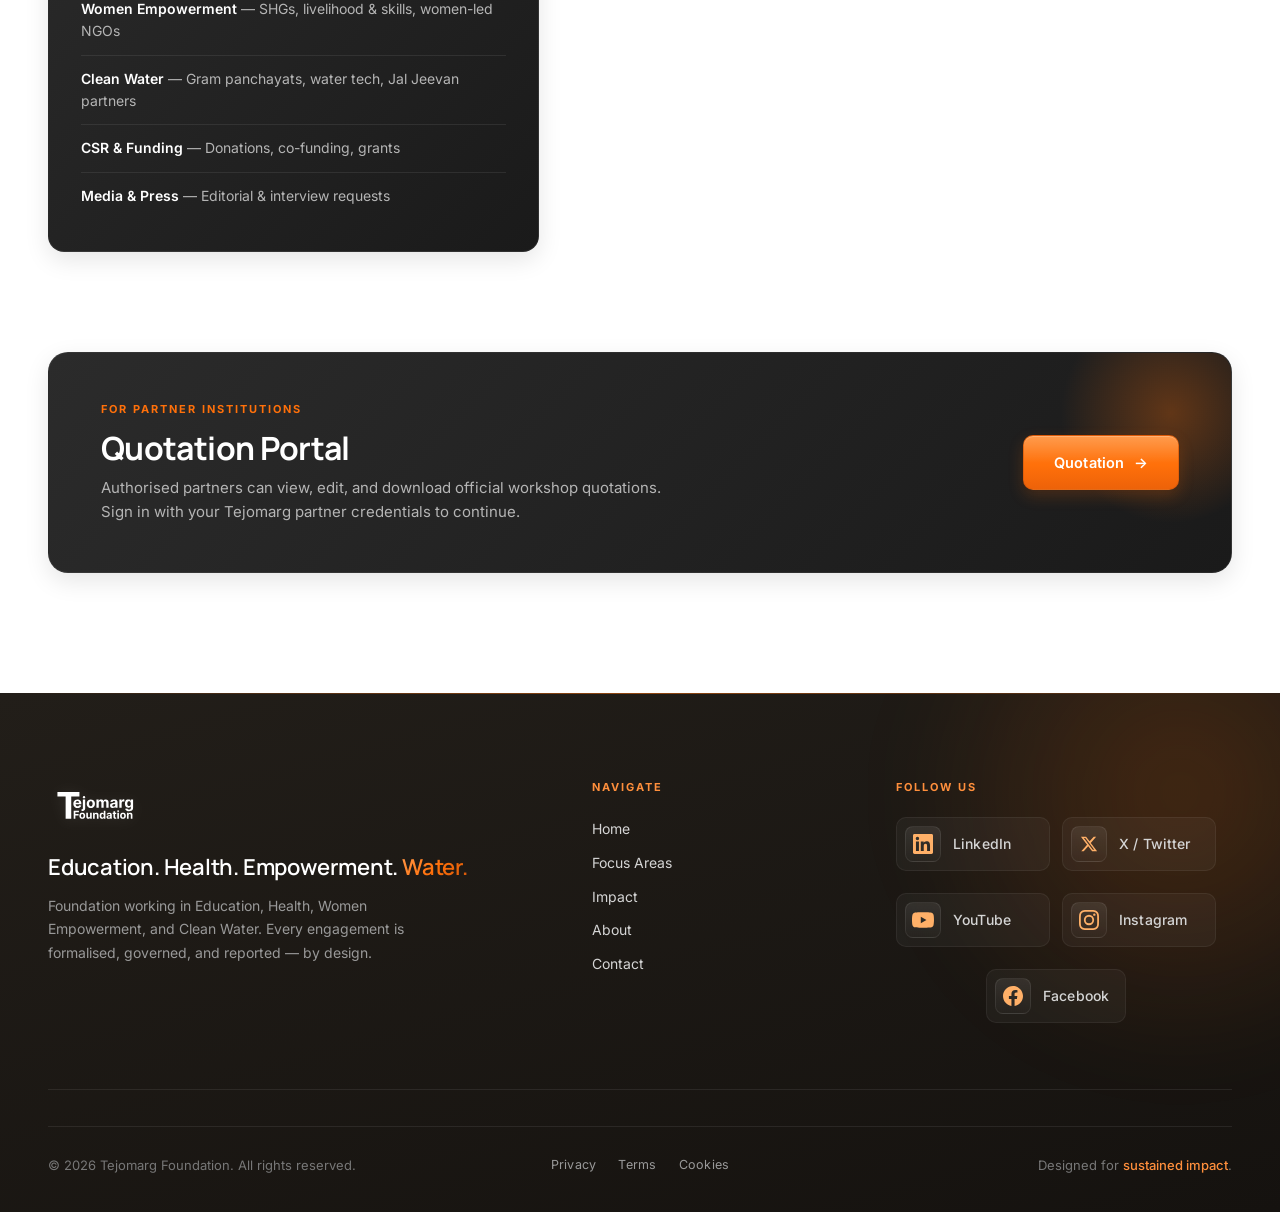
<file: contact.html>
<!doctype html>
<html lang="en">
<head>
<meta charset="utf-8"/>
<meta name="viewport" content="width=device-width, initial-scale=1"/>
<title>Contact — Tejomarg Foundation</title>
<meta name="description" content="Contact Tejomarg Foundation — for colleges, CSR partners, and government departments."/>
<link rel="preconnect" href="https://fonts.googleapis.com"/>
<link rel="preconnect" href="https://fonts.gstatic.com" crossorigin/>
<link href="https://fonts.googleapis.com/css2?family=Inter:wght@400;500;600;700&family=Manrope:wght@500;600;700;800&display=swap" rel="stylesheet"/>
<link rel="stylesheet" href="styles.css"/>
<link rel="icon" type="image/svg+xml" href="favicon.svg"/>
<style>
  .contact-hero {
    background:
      radial-gradient(700px 320px at 90% 10%, rgba(255,112,10,0.10), transparent 70%),
      var(--tm-paper);
    padding: 88px 0 56px;
    border-bottom: 1px solid var(--tm-gray-mist);
  }

  .contact-grid {
    display: grid;
    grid-template-columns: 1fr 1.25fr;
    gap: 80px;
    padding: 80px 0 100px;
    align-items: start;
  }

  /* Left column */
  .contact-info h2 {
    font-size: clamp(30px, 3.6vw, 44px);
    font-weight: 700;
    margin-bottom: 26px;
    line-height: 1.1;
    letter-spacing: -0.025em;
  }
  .contact-info h2 .accent { 
    background: linear-gradient(135deg,#FF9244 0%,#FF700A 45%,#D45A00 100%);
    -webkit-background-clip: text;
    background-clip: text;
    -webkit-text-fill-color: transparent;
    filter: drop-shadow(0 2px 6px rgba(255,112,10,0.18));
  }
  .contact-info .intro {
    color: var(--tm-gray-deep);
    margin-bottom: 44px;
    font-size: 16.5px;
    line-height: 1.65;
  }

  .contact-block {
    border-top: 1px solid var(--tm-gray-mist);
    padding: 24px 0;
  }
  .contact-block:last-of-type { border-bottom: 1px solid var(--tm-gray-mist); }
  .contact-block .label {
    font-size: 11px;
    font-weight: 700;
    letter-spacing: 0.18em;
    text-transform: uppercase;
    color: var(--tm-orange);
    margin-bottom: 10px;
  }
  .contact-block .value {
    font-family: var(--font-display);
    font-size: 21px;
    color: var(--tm-ink);
    font-weight: 700;
    letter-spacing: -0.015em;
  }
  .contact-block .value a { color: var(--tm-ink); }
  .contact-block .value a:hover { color: var(--tm-orange); }
  .contact-block .sub {
    font-size: 13px;
    color: var(--tm-gray);
    margin-top: 8px;
  }

  .routing {
    margin-top: 52px;
    padding: 32px;
    background: linear-gradient(135deg, #2B2B2B 0%, #1A1A1A 100%);
    box-shadow: 0 8px 24px rgba(0,0,0,0.10);
    border: 1px solid rgba(255,255,255,0.06);
    color: var(--tm-paper);
    border-radius: 16px;
    position: relative;
    overflow: hidden;
  }
  .routing::before {
    content: "";
    position: absolute;
    top: -50px; right: -50px;
    width: 200px; height: 200px;
    background: radial-gradient(circle, rgba(255,112,10,0.30), transparent 65%);
    border-radius: 50%;
  }
  .routing h4 {
    font-family: var(--font-body);
    font-size: 11px;
    letter-spacing: 0.18em;
    text-transform: uppercase;
    color: var(--tm-orange);
    margin-bottom: 18px;
    font-weight: 700;
    position: relative;
  }
  .routing ul { list-style: none; padding: 0; margin: 0; position: relative; }
  .routing li {
    padding: 12px 0;
    font-size: 14px;
    color: #B5B5B5;
    border-top: 1px solid rgba(255,255,255,0.08);
  }
  .routing li:first-child { border-top: 0; }
  .routing li strong { color: var(--tm-paper); font-weight: 600; }

  /* Form column */
  .contact-form-wrap {
    background: linear-gradient(180deg, #FFFFFF 0%, #FAFAFA 100%);
    border: 1.5px solid var(--tm-gray-mist);
    border-radius: 20px;
    padding: 52px 48px;
    box-shadow: var(--shadow-md);
    position: relative;
    overflow: hidden;
  }
  .contact-form-wrap::before {
    content: "";
    position: absolute;
    top: 0; left: 0; right: 0;
    height: 4px;
    background: linear-gradient(90deg, #FF9244 0%, #FF700A 45%, #D45A00 100%);
  }
  .contact-form-wrap h3 {
    font-family: var(--font-display);
    font-size: 30px;
    font-weight: 700;
    margin-bottom: 10px;
    letter-spacing: -0.02em;
  }
  .contact-form-wrap > p {
    color: var(--tm-gray);
    margin-bottom: 36px;
    font-size: 15px;
  }
  .field { margin-bottom: 22px; }
  .field-row {
    display: grid;
    grid-template-columns: 1fr 1fr;
    gap: 18px;
  }
  .field label {
    display: block;
    font-size: 12px;
    font-weight: 700;
    letter-spacing: 0.05em;
    color: var(--tm-ink);
    margin-bottom: 10px;
    text-transform: uppercase;
  }
  .field label .req { color: var(--tm-orange); }
  .field input, .field select, .field textarea {
    width: 100%;
    padding: 15px 18px;
    border: 1.5px solid var(--tm-gray-mist);
    background: var(--tm-paper);
    border-radius: 10px;
    font-family: var(--font-body);
    font-size: 15px;
    color: var(--tm-ink);
    transition: all .2s;
  }
  .field textarea { min-height: 140px; resize: vertical; font-family: var(--font-body); }
  .field input:focus, .field select:focus, .field textarea:focus {
    outline: none;
    border-color: var(--tm-orange);
    box-shadow: 0 0 0 4px rgba(255,112,10,0.12);
  }
  .field select {
    appearance: none;
    -webkit-appearance: none;
    background-image: url("data:image/svg+xml;utf8,<svg xmlns='http://www.w3.org/2000/svg' width='12' height='8' viewBox='0 0 12 8'><path fill='%23FF700A' d='M6 8L0 0h12z'/></svg>");
    background-repeat: no-repeat;
    background-position: right 18px center;
    padding-right: 44px;
    cursor: pointer;
  }
  .form-submit {
    width: 100%;
    justify-content: center;
    padding: 16px 26px;
    font-size: 15px;
  }
  .form-note {
    margin-top: 18px;
    font-size: 12px;
    color: var(--tm-gray);
    text-align: center;
    line-height: 1.5;
  }
  #form-status {
    display: none;
    background: var(--tm-orange-tint);
    border: 1.5px solid var(--tm-orange);
    color: var(--tm-orange-deep);
    padding: 22px 26px;
    border-radius: 12px;
    text-align: center;
    margin-bottom: 24px;
  }
  #form-status strong {
    display: block;
    font-family: var(--font-display);
    font-size: 22px;
    font-weight: 700;
    color: var(--tm-ink);
    margin-bottom: 8px;
    letter-spacing: -0.01em;
  }
  #form-error {
    display: none;
    background: #FFF5F0;
    border: 1.5px solid #E26309;
    color: var(--tm-ink);
    padding: 18px 22px;
    border-radius: 12px;
    text-align: left;
    margin-bottom: 24px;
    font-size: 14px;
    line-height: 1.55;
  }
  #form-error strong {
    display: block;
    font-family: var(--font-display);
    font-size: 16px;
    font-weight: 700;
    color: var(--tm-ink);
    margin-bottom: 4px;
  }
  #form-error a {
    color: var(--tm-orange-deep);
    font-weight: 600;
  }
  .form-submit.is-sending {
    pointer-events: none;
    opacity: 0.78;
  }
  .form-submit.is-sending .arrow {
    animation: tm-spin 1s linear infinite;
    transform-origin: center;
  }
  @keyframes tm-spin { to { transform: rotate(360deg); } }
  .form-note a {
    color: var(--tm-orange-deep);
    font-weight: 600;
  }

  /* Quotation portal strip */
  .quotation-strip {
    margin: 0 0 100px;
    padding: 48px 52px;
    background: linear-gradient(135deg, #2B2B2B 0%, #1A1A1A 100%);
    border: 1px solid rgba(255,255,255,0.06);
    border-radius: 20px;
    box-shadow: 0 8px 24px rgba(0,0,0,0.10);
    color: var(--tm-paper);
    display: flex;
    align-items: center;
    justify-content: space-between;
    gap: 40px;
    position: relative;
    overflow: hidden;
  }
  .quotation-strip::before {
    content: "";
    position: absolute;
    top: -60px; right: -60px;
    width: 240px; height: 240px;
    background: radial-gradient(circle, rgba(255,112,10,0.30), transparent 65%);
    border-radius: 50%;
  }
  .quotation-strip .qs-text { position: relative; }
  .quotation-strip .qs-label {
    font-size: 11px;
    font-weight: 700;
    letter-spacing: 0.18em;
    text-transform: uppercase;
    color: var(--tm-orange);
    margin-bottom: 12px;
  }
  .quotation-strip h3 {
    font-family: var(--font-display);
    font-size: clamp(24px, 2.8vw, 32px);
    font-weight: 700;
    letter-spacing: -0.02em;
    color: var(--tm-paper);
    margin-bottom: 10px;
  }
  .quotation-strip p {
    color: #B5B5B5;
    font-size: 15px;
    margin: 0;
    max-width: 560px;
  }
  .quotation-strip .btn { position: relative; white-space: nowrap; flex-shrink: 0; }

  @media (max-width: 920px) {
    .contact-grid { grid-template-columns: 1fr; gap: 48px; padding: 48px 0 72px; }
    .field-row { grid-template-columns: 1fr; gap: 0; }
    .contact-form-wrap { padding: 36px 24px; }
    .quotation-strip { flex-direction: column; align-items: flex-start; padding: 36px 28px; margin-bottom: 72px; }
  }
</style>
</head>
<body>

<!-- ============ HEADER (single row · logo left · nav right) ============ -->
<header class="site-header">
  <div class="header-inner">
    <a class="brand" href="index.html" aria-label="Tejomarg Foundation">
      <img src="logo.svg" alt="Tejomarg Foundation"/>
    </a>
    <button class="nav-toggle" aria-label="Toggle menu" aria-expanded="false">
      <span></span><span></span><span></span>
    </button>
    <nav class="nav" aria-label="Primary">
      <a href="index.html">Home</a>
      <a href="initiatives.html">Focus Areas</a>
      <a href="impact.html">Impact</a>
      <a href="about.html">About</a>
      <a href="contact.html" class="active">Contact</a>
    </nav>
  </div>
</header>

<!-- ============ PAGE HERO ============ -->
<section class="contact-hero">
  <div class="container">
    <span class="eyebrow reveal">Contact</span>
    <h1 class="reveal" style="font-size: clamp(44px, 6.5vw, 80px); font-weight: 800; max-width: 1000px; letter-spacing: -0.03em; line-height: 1.0;">Begin a <span style="background: linear-gradient(135deg,#FF9244 0%,#FF700A 45%,#D45A00 100%); -webkit-background-clip:text; background-clip:text; -webkit-text-fill-color:transparent; filter: drop-shadow(0 2px 8px rgba(255,112,10,0.15));">conversation.</span></h1>
    <p class="reveal" style="font-size: 19px; color: var(--tm-gray-deep); max-width: 720px; margin-top: 28px;">Whether you represent an institution, a community health centre, a self-help group, a panchayat, a CSR partner, or a government department — we'd be glad to hear from you.</p>
  </div>
</section>

<!-- ============ CONTACT GRID ============ -->
<section class="container">
  <div class="contact-grid">

    <!-- LEFT: Info -->
    <div class="contact-info reveal">
      <h2>Where to <span class="accent">reach us.</span></h2>
      <p class="intro">Open to discovery conversations with partners across all four of our focus areas — Education, Health, Women Empowerment, and Clean Water.</p>

      <div class="contact-block">
        <div class="label">Office</div>
        <div class="value">Tejomarg Foundation</div>
        <div class="sub">H-1, Second Floor, Rajdhani Industrial Complex,<br/>MIDC Bhosari, Pune 411026</div>
      </div>
      <div class="contact-block">
        <div class="label">Email</div>
        <div class="value"><a href="mailto:contact@tejomarg.org">contact@tejomarg.org</a></div>
        <div class="sub">Typical response time: 2 business days</div>
      </div>
      <div class="contact-block">
        <div class="label">Phone</div>
        <div class="value"><a href="tel:+918296367878">+91 82 9636 7878</a> &middot; <a href="tel:+918296367202">+91 82 9636 7202</a></div>
        <div class="sub">Mon–Fri, 10:00–18:00 IST</div>
      </div>
      <div class="contact-block">
        <div class="label">Correspondence</div>
        <div class="value">By email and post</div>
        <div class="sub">Office hours: Mon–Fri, 10:00–18:00 IST.</div>
      </div>

      <div class="routing">
        <h4>Route Your Enquiry</h4>
        <ul>
          <li><strong>Education</strong> — College &amp; school partnerships, faculty programmes, scholarships</li>
          <li><strong>Health</strong> — PHCs, hospitals, clinical NGOs, community-health work</li>
          <li><strong>Women Empowerment</strong> — SHGs, livelihood &amp; skills, women-led NGOs</li>
          <li><strong>Clean Water</strong> — Gram panchayats, water tech, Jal Jeevan partners</li>
          <li><strong>CSR &amp; Funding</strong> — Donations, co-funding, grants</li>
          <li><strong>Media &amp; Press</strong> — Editorial &amp; interview requests</li>
        </ul>
      </div>
    </div>

    <!-- RIGHT: Form -->
    <div class="reveal" data-delay="1">
      <!--
        EMAIL DELIVERY:
        This form posts to Formspree, which forwards every submission as an
        email to contact@tejomarg.org.

        ONE-TIME SETUP (takes ~2 minutes):
          1. Go to https://formspree.io and sign up (the free plan covers 50 mails/month).
          2. Click "+ New Form", enter contact@tejomarg.org as the recipient,
             and give the form a name like "Tejomarg Enquiries".
          3. Copy the endpoint URL (looks like https://formspree.io/f/xqkrabcd).
          4. Replace the placeholder in the action="..." attribute below.
          5. Submit the form once yourself and confirm the recipient email
             address from the verification link Formspree sends.

        That's it — submissions then arrive in your inbox.
        Alternative providers with identical setup: Web3Forms, Getform, Basin.
      -->
      <form id="contact-form"
            class="contact-form-wrap"
            action="https://formspree.io/f/REPLACE_WITH_YOUR_FORMSPREE_ID"
            method="POST"
            novalidate>
        <h3>Send a message</h3>
        <p>We read every enquiry. Please share enough context for us to route it well.</p>

        <div id="form-status" role="status" aria-live="polite">
          <strong>Thank you.</strong>
          Your message has been received. We will respond within two business days.
        </div>
        <div id="form-error" role="alert" aria-live="assertive">
          <strong>Couldn't send your enquiry.</strong>
          Please email us directly at <a href="mailto:contact@tejomarg.org">contact@tejomarg.org</a>.
        </div>

        <div class="field-row">
          <div class="field">
            <label for="f-name">Name <span class="req">*</span></label>
            <input id="f-name" name="name" type="text" required autocomplete="name"/>
          </div>
          <div class="field">
            <label for="f-org">Organisation <span class="req">*</span></label>
            <input id="f-org" name="organisation" type="text" required autocomplete="organisation"/>
          </div>
        </div>

        <div class="field">
          <label for="f-email">Email <span class="req">*</span></label>
          <input id="f-email" name="email" type="email" required autocomplete="email"/>
        </div>

        <div class="field">
          <label for="f-type">Enquiry Type <span class="req">*</span></label>
          <select id="f-type" name="enquiry_type" required>
            <option value="" disabled selected>Select one…</option>
            <option>Education — partnership / programme</option>
            <option>Health — partnership / programme</option>
            <option>Women Empowerment — partnership / programme</option>
            <option>Clean Water — partnership / programme</option>
            <option>CSR / Funding</option>
            <option>Government Department</option>
            <option>Media &amp; Press</option>
            <option>Other</option>
          </select>
        </div>

        <div class="field">
          <label for="f-message">Message <span class="req">*</span></label>
          <textarea id="f-message" name="message" required placeholder="Tell us about your institution and what you'd like to explore."></textarea>
        </div>

        <!-- Formspree metadata: gives every email a clear subject + honeypot spam-protection -->
        <input type="hidden" name="_subject" value="New enquiry · Tejomarg Foundation website"/>
        <input type="text"   name="_gotcha" tabindex="-1" autocomplete="off" style="position:absolute; left:-9999px; width:1px; height:1px;" aria-hidden="true"/>

        <button type="submit" class="btn btn-primary btn-arrow form-submit">Send Enquiry <span class="arrow">→</span></button>
        <p class="form-note">
          By submitting, you agree to be contacted by Tejomarg Foundation about your enquiry.<br/>
          Or email us directly at <a href="mailto:contact@tejomarg.org?subject=Enquiry%20%C2%B7%20Tejomarg%20Foundation">contact@tejomarg.org</a>.
        </p>
      </form>
    </div>

  </div>

  <!-- ============ QUOTATION PORTAL STRIP ============ -->
  <div class="quotation-strip reveal">
    <div class="qs-text">
      <div class="qs-label">For Partner Institutions</div>
      <h3>Quotation Portal</h3>
      <p>Authorised partners can view, edit, and download official workshop quotations. Sign in with your Tejomarg partner credentials to continue.</p>
    </div>
    <a href="quotation-login.html" class="btn btn-primary btn-arrow">Quotation <span class="arrow">→</span></a>
  </div>
</section>

<!-- ============ FOOTER ============ -->
<footer class="site-footer">
  <div class="container">
    <div class="footer-grid">
      <div class="footer-brand-block">
        <img src="logo.svg" alt="Tejomarg Foundation"/>
        <p class="tag">Education. Health. Empowerment. <em>Water.</em></p>
        <p style="max-width: 380px;">Foundation working in Education, Health, Women Empowerment, and Clean Water. Every engagement is formalised, governed, and reported — by design.</p>
      </div>
      <div>
        <h4>Navigate</h4>
        <ul>
          <li><a href="index.html">Home</a></li>
          <li><a href="initiatives.html">Focus Areas</a></li>
          <li><a href="impact.html">Impact</a></li>
          <li><a href="about.html">About</a></li>
          <li><a href="contact.html">Contact</a></li>
        </ul>
      </div>
      <div class="footer-social">
        <h4>Follow Us</h4>
        <ul class="social-list">
          <li>
            <a href="https://www.linkedin.com/in/tejomarg-foundation-815b42413" aria-label="LinkedIn" target="_blank" rel="noopener noreferrer">
              <span class="social-icon"><svg viewBox="0 0 24 24" width="20" height="20" fill="currentColor" aria-hidden="true"><path d="M20.45 20.45h-3.55v-5.57c0-1.33-.02-3.04-1.85-3.04-1.86 0-2.14 1.45-2.14 2.94v5.67H9.36V9h3.41v1.56h.05c.47-.9 1.63-1.85 3.36-1.85 3.59 0 4.25 2.36 4.25 5.43v6.31zM5.34 7.43a2.06 2.06 0 1 1 0-4.12 2.06 2.06 0 0 1 0 4.12zM7.12 20.45H3.56V9h3.56v11.45zM22.22 0H1.77C.79 0 0 .77 0 1.72v20.56C0 23.23.79 24 1.77 24h20.45c.98 0 1.78-.77 1.78-1.72V1.72C24 .77 23.2 0 22.22 0z"/></svg></span>
              <span class="social-label">LinkedIn</span>
            </a>
          </li>
          <li>
            <a href="https://x.com/tejomarg_found" aria-label="X (formerly Twitter)" target="_blank" rel="noopener noreferrer">
              <span class="social-icon"><svg viewBox="0 0 24 24" width="18" height="18" fill="currentColor" aria-hidden="true"><path d="M18.244 2.25h3.308l-7.227 8.26 8.502 11.24H16.17l-5.214-6.817L4.99 21.75H1.68l7.73-8.835L1.254 2.25H8.08l4.713 6.231zm-1.161 17.52h1.833L7.084 4.126H5.117z"/></svg></span>
              <span class="social-label">X / Twitter</span>
            </a>
          </li>
          <li>
            <a href="https://www.youtube.com/@TejomargFoundation" aria-label="YouTube" target="_blank" rel="noopener noreferrer">
              <span class="social-icon"><svg viewBox="0 0 24 24" width="22" height="22" fill="currentColor" aria-hidden="true"><path d="M23.5 6.2a3 3 0 0 0-2.1-2.1C19.5 3.6 12 3.6 12 3.6s-7.5 0-9.4.5A3 3 0 0 0 .5 6.2C0 8.1 0 12 0 12s0 3.9.5 5.8a3 3 0 0 0 2.1 2.1c1.9.5 9.4.5 9.4.5s7.5 0 9.4-.5a3 3 0 0 0 2.1-2.1c.5-1.9.5-5.8.5-5.8s0-3.9-.5-5.8zM9.6 15.6V8.4l6.2 3.6-6.2 3.6z"/></svg></span>
              <span class="social-label">YouTube</span>
            </a>
          </li>
          <li>
            <a href="https://www.instagram.com/tejomargfoundation/" aria-label="Instagram" target="_blank" rel="noopener noreferrer">
              <span class="social-icon"><svg viewBox="0 0 24 24" width="20" height="20" fill="currentColor" aria-hidden="true"><path d="M12 2.16c3.2 0 3.58.01 4.85.07 1.17.05 1.8.25 2.23.41.56.22.96.48 1.38.9.42.42.68.82.9 1.38.16.42.36 1.06.41 2.23.06 1.27.07 1.65.07 4.85s-.01 3.58-.07 4.85c-.05 1.17-.25 1.8-.41 2.23-.22.56-.48.96-.9 1.38-.42.42-.82.68-1.38.9-.42.16-1.06.36-2.23.41-1.27.06-1.65.07-4.85.07s-3.58-.01-4.85-.07c-1.17-.05-1.8-.25-2.23-.41a3.7 3.7 0 0 1-1.38-.9 3.7 3.7 0 0 1-.9-1.38c-.16-.42-.36-1.06-.41-2.23-.06-1.27-.07-1.65-.07-4.85s.01-3.58.07-4.85c.05-1.17.25-1.8.41-2.23.22-.56.48-.96.9-1.38.42-.42.82-.68 1.38-.9.42-.16 1.06-.36 2.23-.41C8.42 2.17 8.8 2.16 12 2.16M12 0C8.74 0 8.33.01 7.05.07 5.78.13 4.9.33 4.14.63a5.86 5.86 0 0 0-2.13 1.38A5.86 5.86 0 0 0 .63 4.14C.33 4.9.13 5.78.07 7.05.01 8.33 0 8.74 0 12s.01 3.67.07 4.95c.06 1.27.26 2.15.56 2.91.31.78.73 1.45 1.38 2.13a5.86 5.86 0 0 0 2.13 1.38c.76.3 1.64.5 2.91.56C8.33 23.99 8.74 24 12 24s3.67-.01 4.95-.07c1.27-.06 2.15-.26 2.91-.56.78-.31 1.45-.73 2.13-1.38a5.86 5.86 0 0 0 1.38-2.13c.3-.76.5-1.64.56-2.91.06-1.28.07-1.69.07-4.95s-.01-3.67-.07-4.95c-.06-1.27-.26-2.15-.56-2.91a5.86 5.86 0 0 0-1.38-2.13A5.86 5.86 0 0 0 19.86.63c-.76-.3-1.64-.5-2.91-.56C15.67.01 15.26 0 12 0zm0 5.84a6.16 6.16 0 1 0 0 12.32 6.16 6.16 0 0 0 0-12.32zM12 16a4 4 0 1 1 0-8 4 4 0 0 1 0 8zm6.4-11.85a1.44 1.44 0 1 0 0 2.88 1.44 1.44 0 0 0 0-2.88z"/></svg></span>
              <span class="social-label">Instagram</span>
            </a>
          </li>
          <li>
            <a href="https://www.facebook.com/profile.php?id=61590762263120" aria-label="Facebook" target="_blank" rel="noopener noreferrer">
              <span class="social-icon"><svg viewBox="0 0 24 24" width="20" height="20" fill="currentColor" aria-hidden="true"><path d="M24 12.07C24 5.4 18.63 0 12 0S0 5.4 0 12.07C0 18.1 4.39 23.1 10.13 24v-8.44H7.08v-3.49h3.05V9.41c0-3.02 1.79-4.69 4.53-4.69 1.31 0 2.69.23 2.69.23v2.97H15.83c-1.5 0-1.96.93-1.96 1.89v2.26h3.34l-.53 3.5h-2.8V24C19.61 23.1 24 18.1 24 12.07z"/></svg></span>
              <span class="social-label">Facebook</span>
            </a>
          </li>
        </ul>
      </div>
    </div>

    <div class="footer-bottom">
      <div>© 2026 Tejomarg Foundation. All rights reserved.</div>
      <div class="footer-legal-links">
        <a href="privacy.html">Privacy</a>
        <a href="terms.html">Terms</a>
        <a href="cookies.html">Cookies</a>
      </div>
      <div>Designed for <strong>sustained impact</strong>.</div>
    </div>
  </div>
</footer>

<div id="cookie-banner" role="dialog" aria-label="Cookie notice" hidden>
  <div class="cb-body">
    <p>We use a single, essential cookie to remember this choice. We don't use trackers, analytics, or advertising cookies. <a href="cookies.html">Read our Cookies Policy →</a></p>
    <div class="cb-actions">
      <button type="button" class="btn btn-primary cb-accept">Got it</button>
    </div>
  </div>
</div>

<script src="motions.js"></script>
<script src="scripts.js"></script>
<script>
  (function () {
    try { if (localStorage.getItem('tm-cookie-ack')) return; } catch (_) {}
    const banner = document.getElementById('cookie-banner');
    if (!banner) return;
    banner.hidden = false;
    requestAnimationFrame(() => banner.classList.add('is-shown'));
    banner.querySelector('.cb-accept').addEventListener('click', () => {
      try { localStorage.setItem('tm-cookie-ack', '1'); } catch (_) {}
      banner.classList.remove('is-shown');
      setTimeout(() => banner.hidden = true, 350);
    });
  })();
</script>
</body>
</html>
</file>
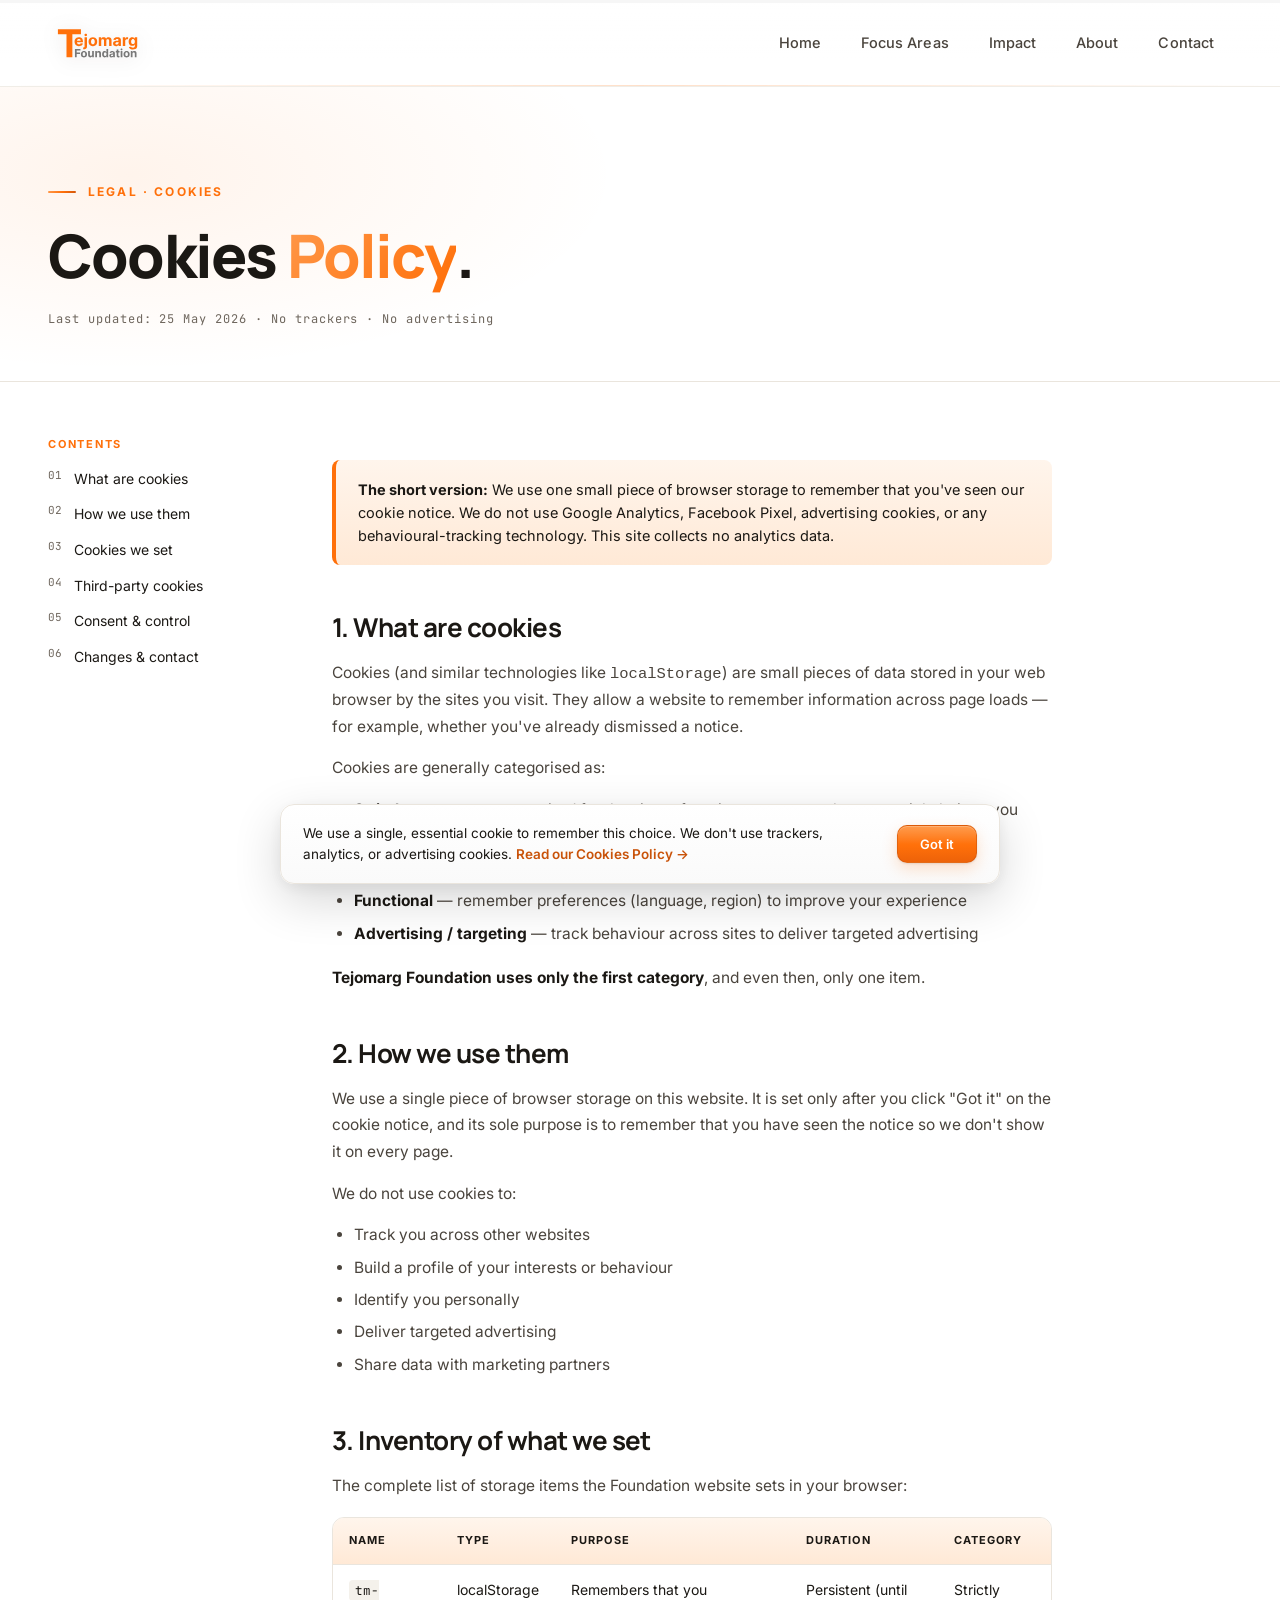
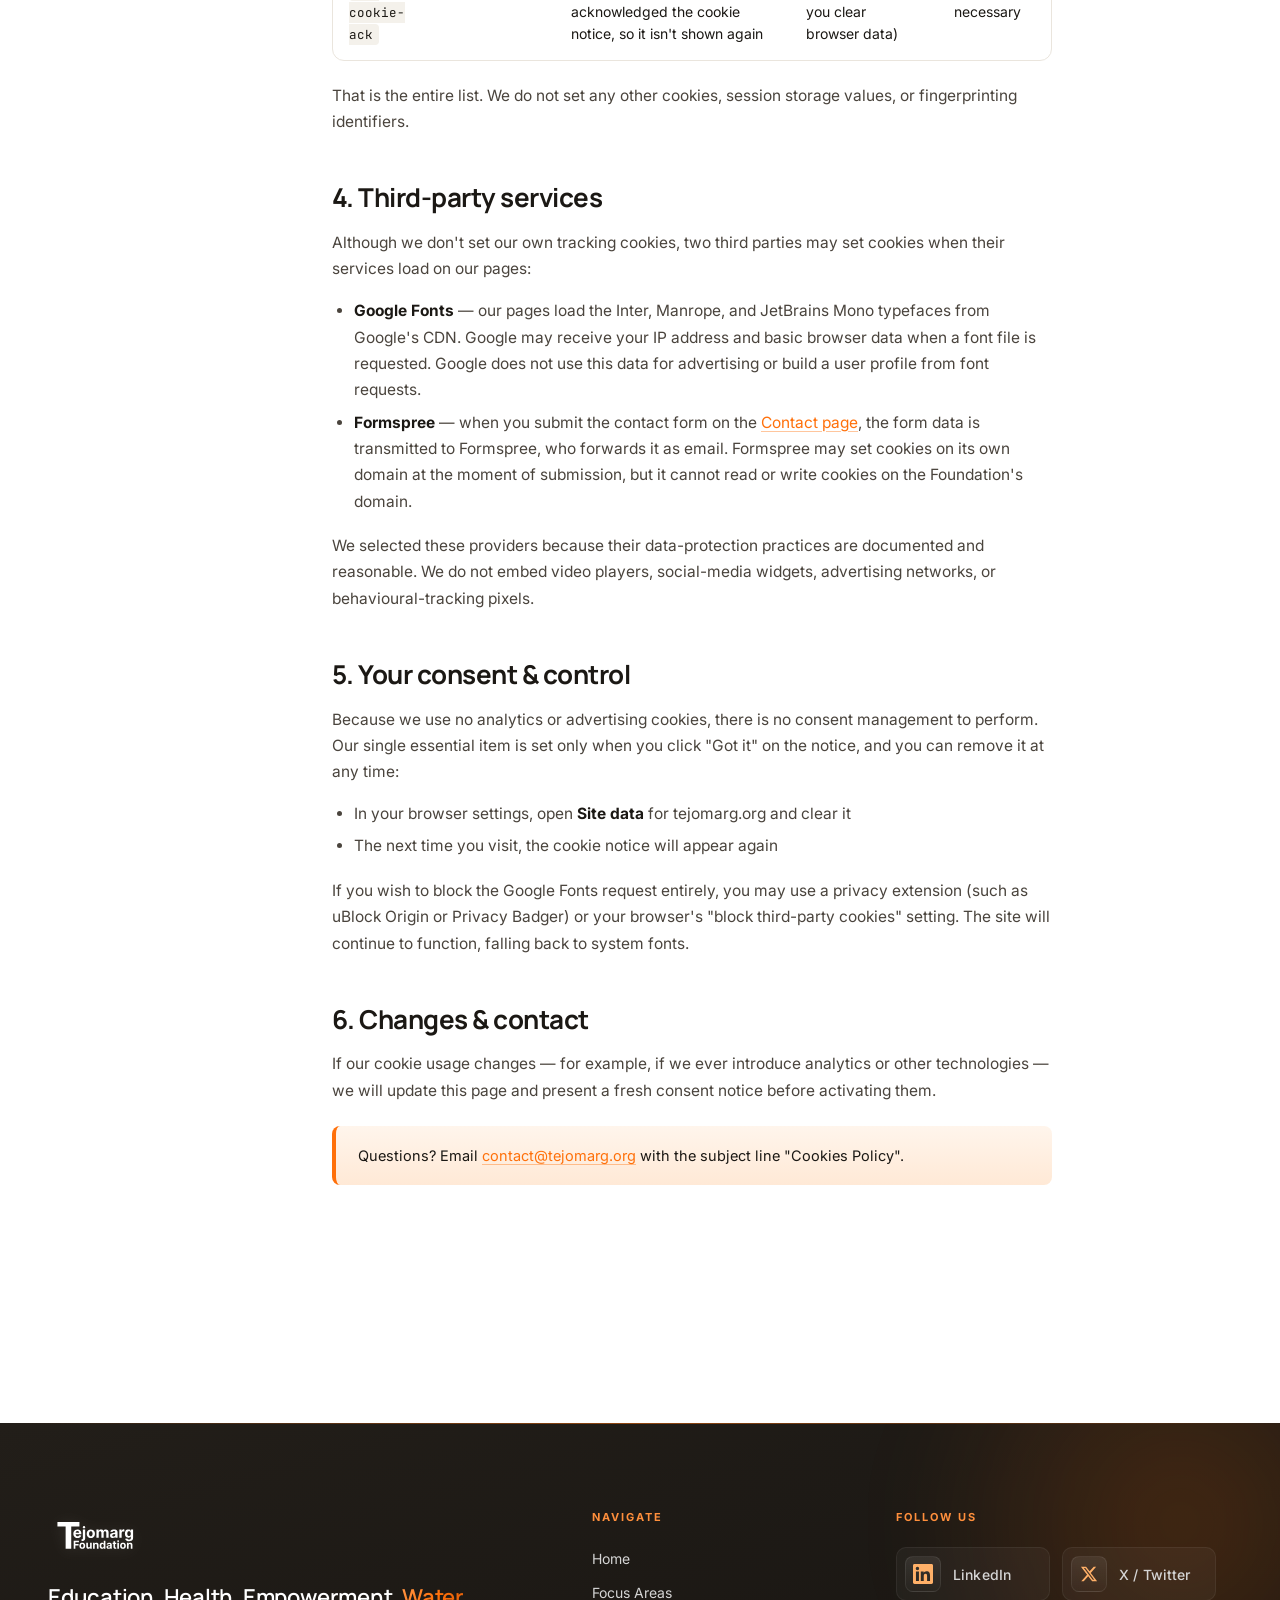
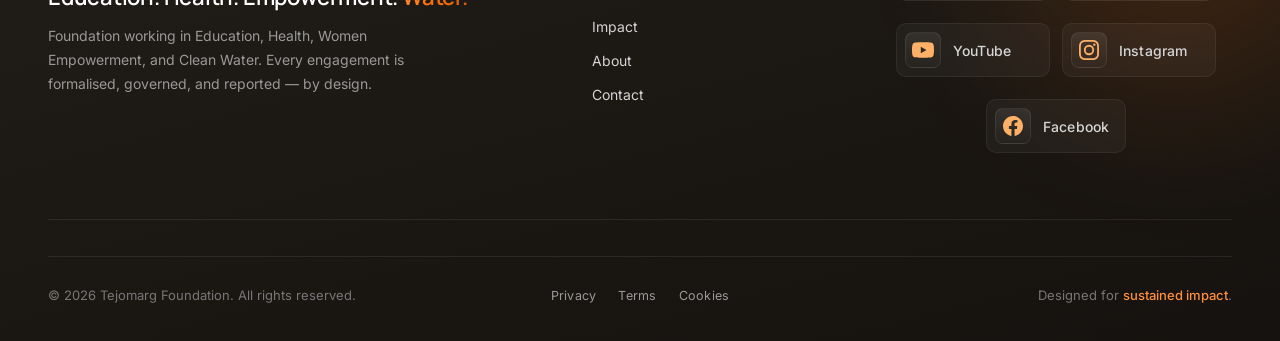
<file: cookies.html>
<!doctype html>
<html lang="en">
<head>
<meta charset="utf-8"/>
<meta name="viewport" content="width=device-width, initial-scale=1"/>
<title>Cookies Policy — Tejomarg Foundation</title>
<meta name="description" content="How Tejomarg Foundation uses cookies on this website — minimal, essential-only, no tracking."/>
<link rel="preconnect" href="https://fonts.googleapis.com"/>
<link rel="preconnect" href="https://fonts.gstatic.com" crossorigin/>
<link href="https://fonts.googleapis.com/css2?family=Inter:wght@400;500;600;700&family=Manrope:wght@500;600;700;800&family=JetBrains+Mono:wght@400;500&display=swap" rel="stylesheet"/>
<link rel="stylesheet" href="styles.css"/>
<link rel="icon" type="image/svg+xml" href="favicon.svg"/>
<style>
  .legal-hero {
    padding: 88px 0 40px;
    background:
      radial-gradient(700px 280px at 10% 30%, rgba(255,112,10,0.08), transparent 70%),
      var(--tm-paper);
  }
  .legal-hero h1 {
    font-size: clamp(36px, 5vw, 60px);
    font-weight: 800;
    letter-spacing: -0.03em;
    max-width: 820px;
  }
  .legal-hero h1 .accent {
    background: var(--gloss-orange);
    -webkit-background-clip: text;
    background-clip: text;
    -webkit-text-fill-color: transparent;
  }
  .legal-hero .updated {
    font-family: var(--font-mono);
    font-size: 12px;
    color: var(--tm-gray);
    letter-spacing: 0.08em;
    margin-top: 22px;
  }
  .legal-section {
    padding: 56px 0 96px;
    border-top: 1px solid var(--tm-gray-mist);
  }
  .legal-grid {
    display: grid;
    grid-template-columns: 220px 1fr;
    gap: 64px;
    max-width: 1080px;
  }
  .legal-toc {
    position: sticky;
    top: 100px;
    align-self: start;
  }
  .legal-toc h4 {
    font-size: 11px;
    letter-spacing: 0.16em;
    text-transform: uppercase;
    color: var(--tm-orange);
    margin-bottom: 16px;
    font-family: var(--font-body);
    font-weight: 700;
  }
  .legal-toc ol { list-style: none; counter-reset: t; padding: 0; margin: 0; }
  .legal-toc li {
    counter-increment: t;
    margin-bottom: 10px;
    position: relative;
    padding-left: 26px;
  }
  .legal-toc li::before {
    content: counter(t, decimal-leading-zero);
    position: absolute; left: 0; top: 1px;
    font-family: var(--font-mono);
    font-size: 11px;
    color: var(--tm-gray);
  }
  .legal-toc a {
    font-size: 14px;
    color: var(--tm-ink);
    line-height: 1.45;
    display: inline-block;
  }
  .legal-toc a:hover { color: var(--tm-orange); }

  .legal-body { max-width: 720px; }
  .legal-body h2 {
    font-family: var(--font-display);
    font-size: 26px;
    font-weight: 700;
    letter-spacing: -0.02em;
    margin: 48px 0 18px;
    scroll-margin-top: 100px;
    color: var(--tm-ink);
  }
  .legal-body h2:first-child { margin-top: 0; }
  .legal-body p, .legal-body li {
    font-size: 15.5px;
    line-height: 1.7;
    color: var(--tm-gray-deep);
  }
  .legal-body ul { padding-left: 22px; margin: 12px 0 18px; }
  .legal-body li { margin-bottom: 6px; }
  .legal-body a { color: var(--tm-orange); text-decoration: underline; text-decoration-color: rgba(255,112,10,0.4); text-underline-offset: 3px; }
  .legal-body strong { color: var(--tm-ink); }
  .legal-callout {
    background: linear-gradient(180deg, #FFF5EC 0%, #FFE9D6 100%);
    border-left: 4px solid var(--tm-orange);
    border-radius: 8px;
    padding: 18px 22px;
    margin: 22px 0;
    font-size: 14.5px;
    line-height: 1.6;
    color: var(--tm-ink);
  }

  /* Cookie inventory table */
  .cookie-table {
    width: 100%;
    border-collapse: separate;
    border-spacing: 0;
    border: 1.5px solid var(--tm-gray-mist);
    border-radius: 12px;
    overflow: hidden;
    margin: 18px 0 22px;
    font-size: 14px;
  }
  .cookie-table th,
  .cookie-table td {
    text-align: left;
    padding: 14px 16px;
    border-bottom: 1px solid var(--tm-gray-mist);
    vertical-align: top;
  }
  .cookie-table tbody tr:last-child td { border-bottom: 0; }
  .cookie-table th {
    background: linear-gradient(180deg, #FFF5EC, #FFE9D6);
    color: var(--tm-ink);
    font-family: var(--font-body);
    font-weight: 700;
    font-size: 11px;
    letter-spacing: 0.10em;
    text-transform: uppercase;
  }
  .cookie-table td code {
    font-family: var(--font-mono);
    font-size: 12.5px;
    background: var(--tm-gray-haze);
    padding: 2px 6px;
    border-radius: 4px;
    color: var(--tm-ink);
  }

  @media (max-width: 900px) {
    .legal-grid { grid-template-columns: 1fr; gap: 32px; }
    .legal-toc { position: static; }
    .cookie-table { font-size: 13px; }
    .cookie-table th, .cookie-table td { padding: 10px 12px; }
  }
</style>
</head>
<body>

<!-- ============ HEADER ============ -->
<header class="site-header">
  <div class="header-inner">
    <a class="brand" href="index.html" aria-label="Tejomarg Foundation">
      <img src="logo.svg" alt="Tejomarg Foundation"/>
    </a>
    <button class="nav-toggle" aria-label="Toggle menu" aria-expanded="false">
      <span></span><span></span><span></span>
    </button>
    <nav class="nav" aria-label="Primary">
      <a href="index.html">Home</a>
      <a href="initiatives.html">Focus Areas</a>
      <a href="impact.html">Impact</a>
      <a href="about.html">About</a>
      <a href="contact.html">Contact</a>
    </nav>
  </div>
</header>

<section class="legal-hero">
  <div class="container">
    <span class="eyebrow">Legal · Cookies</span>
    <h1>Cookies <span class="accent">Policy</span>.</h1>
    <p class="updated">Last updated: 25 May 2026 · No trackers · No advertising</p>
  </div>
</section>

<section class="legal-section">
  <div class="container">
    <div class="legal-grid">

      <aside class="legal-toc" aria-label="Contents">
        <h4>Contents</h4>
        <ol>
          <li><a href="#what">What are cookies</a></li>
          <li><a href="#how">How we use them</a></li>
          <li><a href="#inventory">Cookies we set</a></li>
          <li><a href="#third">Third-party cookies</a></li>
          <li><a href="#consent">Consent &amp; control</a></li>
          <li><a href="#changes">Changes &amp; contact</a></li>
        </ol>
      </aside>

      <article class="legal-body">

        <div class="legal-callout">
          <strong>The short version:</strong> We use one small piece of browser storage to remember that you've seen our cookie notice. We do not use Google Analytics, Facebook Pixel, advertising cookies, or any behavioural-tracking technology. This site collects no analytics data.
        </div>

        <h2 id="what">1. What are cookies</h2>
        <p>Cookies (and similar technologies like <code>localStorage</code>) are small pieces of data stored in your web browser by the sites you visit. They allow a website to remember information across page loads — for example, whether you've already dismissed a notice.</p>
        <p>Cookies are generally categorised as:</p>
        <ul>
          <li><strong>Strictly necessary</strong> — required for the site to function or to remember essential choices you have made</li>
          <li><strong>Performance / analytics</strong> — collect anonymous data about how visitors use the site</li>
          <li><strong>Functional</strong> — remember preferences (language, region) to improve your experience</li>
          <li><strong>Advertising / targeting</strong> — track behaviour across sites to deliver targeted advertising</li>
        </ul>
        <p><strong>Tejomarg Foundation uses only the first category</strong>, and even then, only one item.</p>

        <h2 id="how">2. How we use them</h2>
        <p>We use a single piece of browser storage on this website. It is set only after you click "Got it" on the cookie notice, and its sole purpose is to remember that you have seen the notice so we don't show it on every page.</p>
        <p>We do not use cookies to:</p>
        <ul>
          <li>Track you across other websites</li>
          <li>Build a profile of your interests or behaviour</li>
          <li>Identify you personally</li>
          <li>Deliver targeted advertising</li>
          <li>Share data with marketing partners</li>
        </ul>

        <h2 id="inventory">3. Inventory of what we set</h2>
        <p>The complete list of storage items the Foundation website sets in your browser:</p>
        <table class="cookie-table" role="table" aria-label="Inventory of cookies and storage">
          <thead>
            <tr>
              <th>Name</th>
              <th>Type</th>
              <th>Purpose</th>
              <th>Duration</th>
              <th>Category</th>
            </tr>
          </thead>
          <tbody>
            <tr>
              <td><code>tm-cookie-ack</code></td>
              <td>localStorage</td>
              <td>Remembers that you acknowledged the cookie notice, so it isn't shown again</td>
              <td>Persistent (until you clear browser data)</td>
              <td>Strictly necessary</td>
            </tr>
          </tbody>
        </table>
        <p>That is the entire list. We do not set any other cookies, session storage values, or fingerprinting identifiers.</p>

        <h2 id="third">4. Third-party services</h2>
        <p>Although we don't set our own tracking cookies, two third parties may set cookies when their services load on our pages:</p>
        <ul>
          <li><strong>Google Fonts</strong> — our pages load the Inter, Manrope, and JetBrains Mono typefaces from Google's CDN. Google may receive your IP address and basic browser data when a font file is requested. Google does not use this data for advertising or build a user profile from font requests.</li>
          <li><strong>Formspree</strong> — when you submit the contact form on the <a href="contact.html">Contact page</a>, the form data is transmitted to Formspree, who forwards it as email. Formspree may set cookies on its own domain at the moment of submission, but it cannot read or write cookies on the Foundation's domain.</li>
        </ul>
        <p>We selected these providers because their data-protection practices are documented and reasonable. We do not embed video players, social-media widgets, advertising networks, or behavioural-tracking pixels.</p>

        <h2 id="consent">5. Your consent &amp; control</h2>
        <p>Because we use no analytics or advertising cookies, there is no consent management to perform. Our single essential item is set only when you click "Got it" on the notice, and you can remove it at any time:</p>
        <ul>
          <li>In your browser settings, open <strong>Site data</strong> for tejomarg.org and clear it</li>
          <li>The next time you visit, the cookie notice will appear again</li>
        </ul>
        <p>If you wish to block the Google Fonts request entirely, you may use a privacy extension (such as uBlock Origin or Privacy Badger) or your browser's "block third-party cookies" setting. The site will continue to function, falling back to system fonts.</p>

        <h2 id="changes">6. Changes &amp; contact</h2>
        <p>If our cookie usage changes — for example, if we ever introduce analytics or other technologies — we will update this page and present a fresh consent notice before activating them.</p>
        <div class="legal-callout">
          Questions? Email <a href="mailto:contact@tejomarg.org">contact@tejomarg.org</a> with the subject line "Cookies Policy".
        </div>

      </article>
    </div>
  </div>
</section>

<!-- ============ FOOTER ============ -->
<footer class="site-footer">
  <div class="container">
    <div class="footer-grid">
      <div class="footer-brand-block">
        <img src="logo.svg" alt="Tejomarg Foundation"/>
        <p class="tag">Education. Health. Empowerment. <em>Water.</em></p>
        <p style="max-width: 380px;">Foundation working in Education, Health, Women Empowerment, and Clean Water. Every engagement is formalised, governed, and reported — by design.</p>
      </div>
      <div>
        <h4>Navigate</h4>
        <ul>
          <li><a href="index.html">Home</a></li>
          <li><a href="initiatives.html">Focus Areas</a></li>
          <li><a href="impact.html">Impact</a></li>
          <li><a href="about.html">About</a></li>
          <li><a href="contact.html">Contact</a></li>
        </ul>
      </div>
      <div class="footer-social">
        <h4>Follow Us</h4>
        <ul class="social-list">
          <li>
            <a href="https://www.linkedin.com/in/tejomarg-foundation-815b42413" aria-label="LinkedIn" target="_blank" rel="noopener noreferrer">
              <span class="social-icon"><svg viewBox="0 0 24 24" width="20" height="20" fill="currentColor" aria-hidden="true"><path d="M20.45 20.45h-3.55v-5.57c0-1.33-.02-3.04-1.85-3.04-1.86 0-2.14 1.45-2.14 2.94v5.67H9.36V9h3.41v1.56h.05c.47-.9 1.63-1.85 3.36-1.85 3.59 0 4.25 2.36 4.25 5.43v6.31zM5.34 7.43a2.06 2.06 0 1 1 0-4.12 2.06 2.06 0 0 1 0 4.12zM7.12 20.45H3.56V9h3.56v11.45zM22.22 0H1.77C.79 0 0 .77 0 1.72v20.56C0 23.23.79 24 1.77 24h20.45c.98 0 1.78-.77 1.78-1.72V1.72C24 .77 23.2 0 22.22 0z"/></svg></span>
              <span class="social-label">LinkedIn</span>
            </a>
          </li>
          <li>
            <a href="https://x.com/tejomarg_found" aria-label="X (formerly Twitter)" target="_blank" rel="noopener noreferrer">
              <span class="social-icon"><svg viewBox="0 0 24 24" width="18" height="18" fill="currentColor" aria-hidden="true"><path d="M18.244 2.25h3.308l-7.227 8.26 8.502 11.24H16.17l-5.214-6.817L4.99 21.75H1.68l7.73-8.835L1.254 2.25H8.08l4.713 6.231zm-1.161 17.52h1.833L7.084 4.126H5.117z"/></svg></span>
              <span class="social-label">X / Twitter</span>
            </a>
          </li>
          <li>
            <a href="https://www.youtube.com/@TejomargFoundation" aria-label="YouTube" target="_blank" rel="noopener noreferrer">
              <span class="social-icon"><svg viewBox="0 0 24 24" width="22" height="22" fill="currentColor" aria-hidden="true"><path d="M23.5 6.2a3 3 0 0 0-2.1-2.1C19.5 3.6 12 3.6 12 3.6s-7.5 0-9.4.5A3 3 0 0 0 .5 6.2C0 8.1 0 12 0 12s0 3.9.5 5.8a3 3 0 0 0 2.1 2.1c1.9.5 9.4.5 9.4.5s7.5 0 9.4-.5a3 3 0 0 0 2.1-2.1c.5-1.9.5-5.8.5-5.8s0-3.9-.5-5.8zM9.6 15.6V8.4l6.2 3.6-6.2 3.6z"/></svg></span>
              <span class="social-label">YouTube</span>
            </a>
          </li>
          <li>
            <a href="https://www.instagram.com/tejomargfoundation/" aria-label="Instagram" target="_blank" rel="noopener noreferrer">
              <span class="social-icon"><svg viewBox="0 0 24 24" width="20" height="20" fill="currentColor" aria-hidden="true"><path d="M12 2.16c3.2 0 3.58.01 4.85.07 1.17.05 1.8.25 2.23.41.56.22.96.48 1.38.9.42.42.68.82.9 1.38.16.42.36 1.06.41 2.23.06 1.27.07 1.65.07 4.85s-.01 3.58-.07 4.85c-.05 1.17-.25 1.8-.41 2.23-.22.56-.48.96-.9 1.38-.42.42-.82.68-1.38.9-.42.16-1.06.36-2.23.41-1.27.06-1.65.07-4.85.07s-3.58-.01-4.85-.07c-1.17-.05-1.8-.25-2.23-.41a3.7 3.7 0 0 1-1.38-.9 3.7 3.7 0 0 1-.9-1.38c-.16-.42-.36-1.06-.41-2.23-.06-1.27-.07-1.65-.07-4.85s.01-3.58.07-4.85c.05-1.17.25-1.8.41-2.23.22-.56.48-.96.9-1.38.42-.42.82-.68 1.38-.9.42-.16 1.06-.36 2.23-.41C8.42 2.17 8.8 2.16 12 2.16M12 0C8.74 0 8.33.01 7.05.07 5.78.13 4.9.33 4.14.63a5.86 5.86 0 0 0-2.13 1.38A5.86 5.86 0 0 0 .63 4.14C.33 4.9.13 5.78.07 7.05.01 8.33 0 8.74 0 12s.01 3.67.07 4.95c.06 1.27.26 2.15.56 2.91.31.78.73 1.45 1.38 2.13a5.86 5.86 0 0 0 2.13 1.38c.76.3 1.64.5 2.91.56C8.33 23.99 8.74 24 12 24s3.67-.01 4.95-.07c1.27-.06 2.15-.26 2.91-.56.78-.31 1.45-.73 2.13-1.38a5.86 5.86 0 0 0 1.38-2.13c.3-.76.5-1.64.56-2.91.06-1.28.07-1.69.07-4.95s-.01-3.67-.07-4.95c-.06-1.27-.26-2.15-.56-2.91a5.86 5.86 0 0 0-1.38-2.13A5.86 5.86 0 0 0 19.86.63c-.76-.3-1.64-.5-2.91-.56C15.67.01 15.26 0 12 0zm0 5.84a6.16 6.16 0 1 0 0 12.32 6.16 6.16 0 0 0 0-12.32zM12 16a4 4 0 1 1 0-8 4 4 0 0 1 0 8zm6.4-11.85a1.44 1.44 0 1 0 0 2.88 1.44 1.44 0 0 0 0-2.88z"/></svg></span>
              <span class="social-label">Instagram</span>
            </a>
          </li>
          <li>
            <a href="https://www.facebook.com/profile.php?id=61590762263120" aria-label="Facebook" target="_blank" rel="noopener noreferrer">
              <span class="social-icon"><svg viewBox="0 0 24 24" width="20" height="20" fill="currentColor" aria-hidden="true"><path d="M24 12.07C24 5.4 18.63 0 12 0S0 5.4 0 12.07C0 18.1 4.39 23.1 10.13 24v-8.44H7.08v-3.49h3.05V9.41c0-3.02 1.79-4.69 4.53-4.69 1.31 0 2.69.23 2.69.23v2.97H15.83c-1.5 0-1.96.93-1.96 1.89v2.26h3.34l-.53 3.5h-2.8V24C19.61 23.1 24 18.1 24 12.07z"/></svg></span>
              <span class="social-label">Facebook</span>
            </a>
          </li>
        </ul>
      </div>
    </div>

    <div class="footer-bottom">
      <div>© 2026 Tejomarg Foundation. All rights reserved.</div>
      <div class="footer-legal-links">
        <a href="privacy.html">Privacy</a>
        <a href="terms.html">Terms</a>
        <a href="cookies.html">Cookies</a>
      </div>
      <div>Designed for <strong>sustained impact</strong>.</div>
    </div>
  </div>
</footer>

<div id="cookie-banner" role="dialog" aria-label="Cookie notice" hidden>
  <div class="cb-body">
    <p>We use a single, essential cookie to remember this choice. We don't use trackers, analytics, or advertising cookies. <a href="cookies.html">Read our Cookies Policy →</a></p>
    <div class="cb-actions">
      <button type="button" class="btn btn-primary cb-accept">Got it</button>
    </div>
  </div>
</div>

<script src="motions.js"></script>
<script src="scripts.js"></script>
<script>
  (function () {
    try { if (localStorage.getItem('tm-cookie-ack')) return; } catch (_) {}
    const banner = document.getElementById('cookie-banner');
    if (!banner) return;
    banner.hidden = false;
    requestAnimationFrame(() => banner.classList.add('is-shown'));
    banner.querySelector('.cb-accept').addEventListener('click', () => {
      try { localStorage.setItem('tm-cookie-ack', '1'); } catch (_) {}
      banner.classList.remove('is-shown');
      setTimeout(() => banner.hidden = true, 350);
    });
  })();
</script>
</body>
</html>
</file>
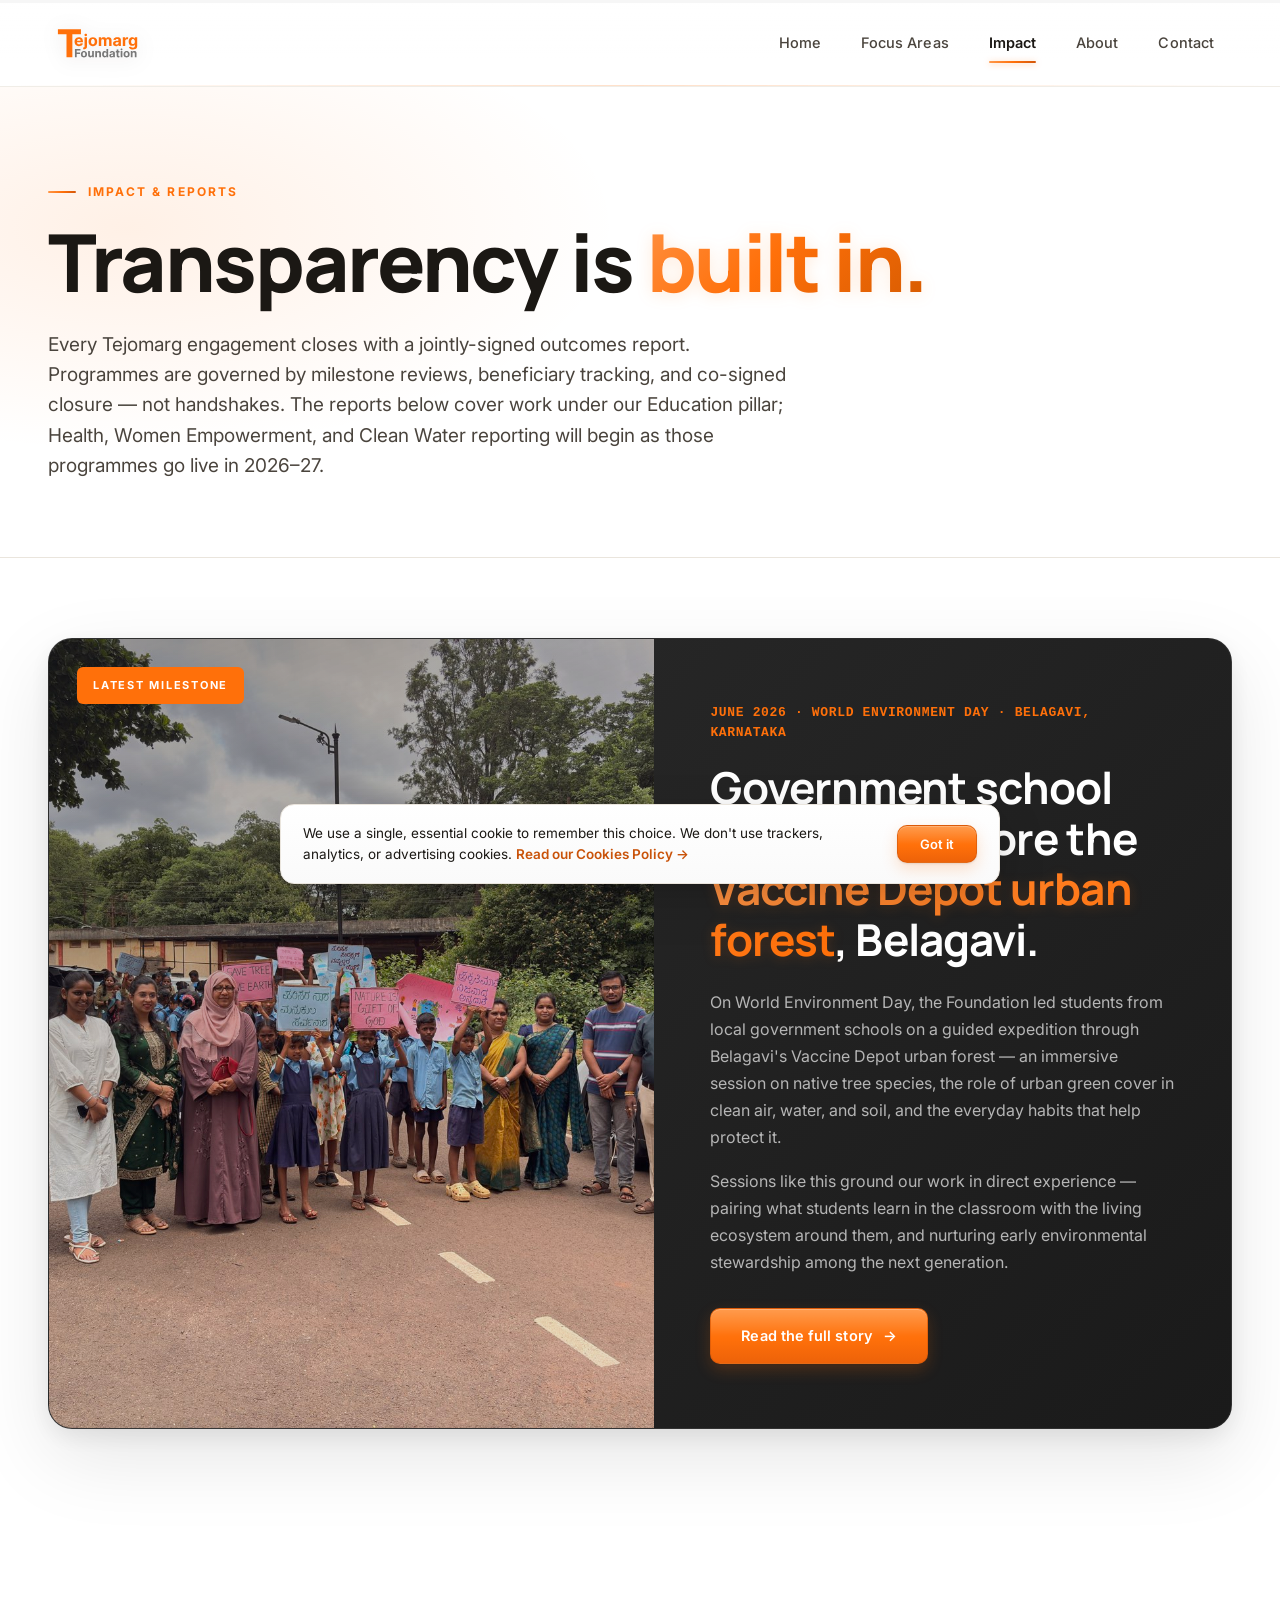
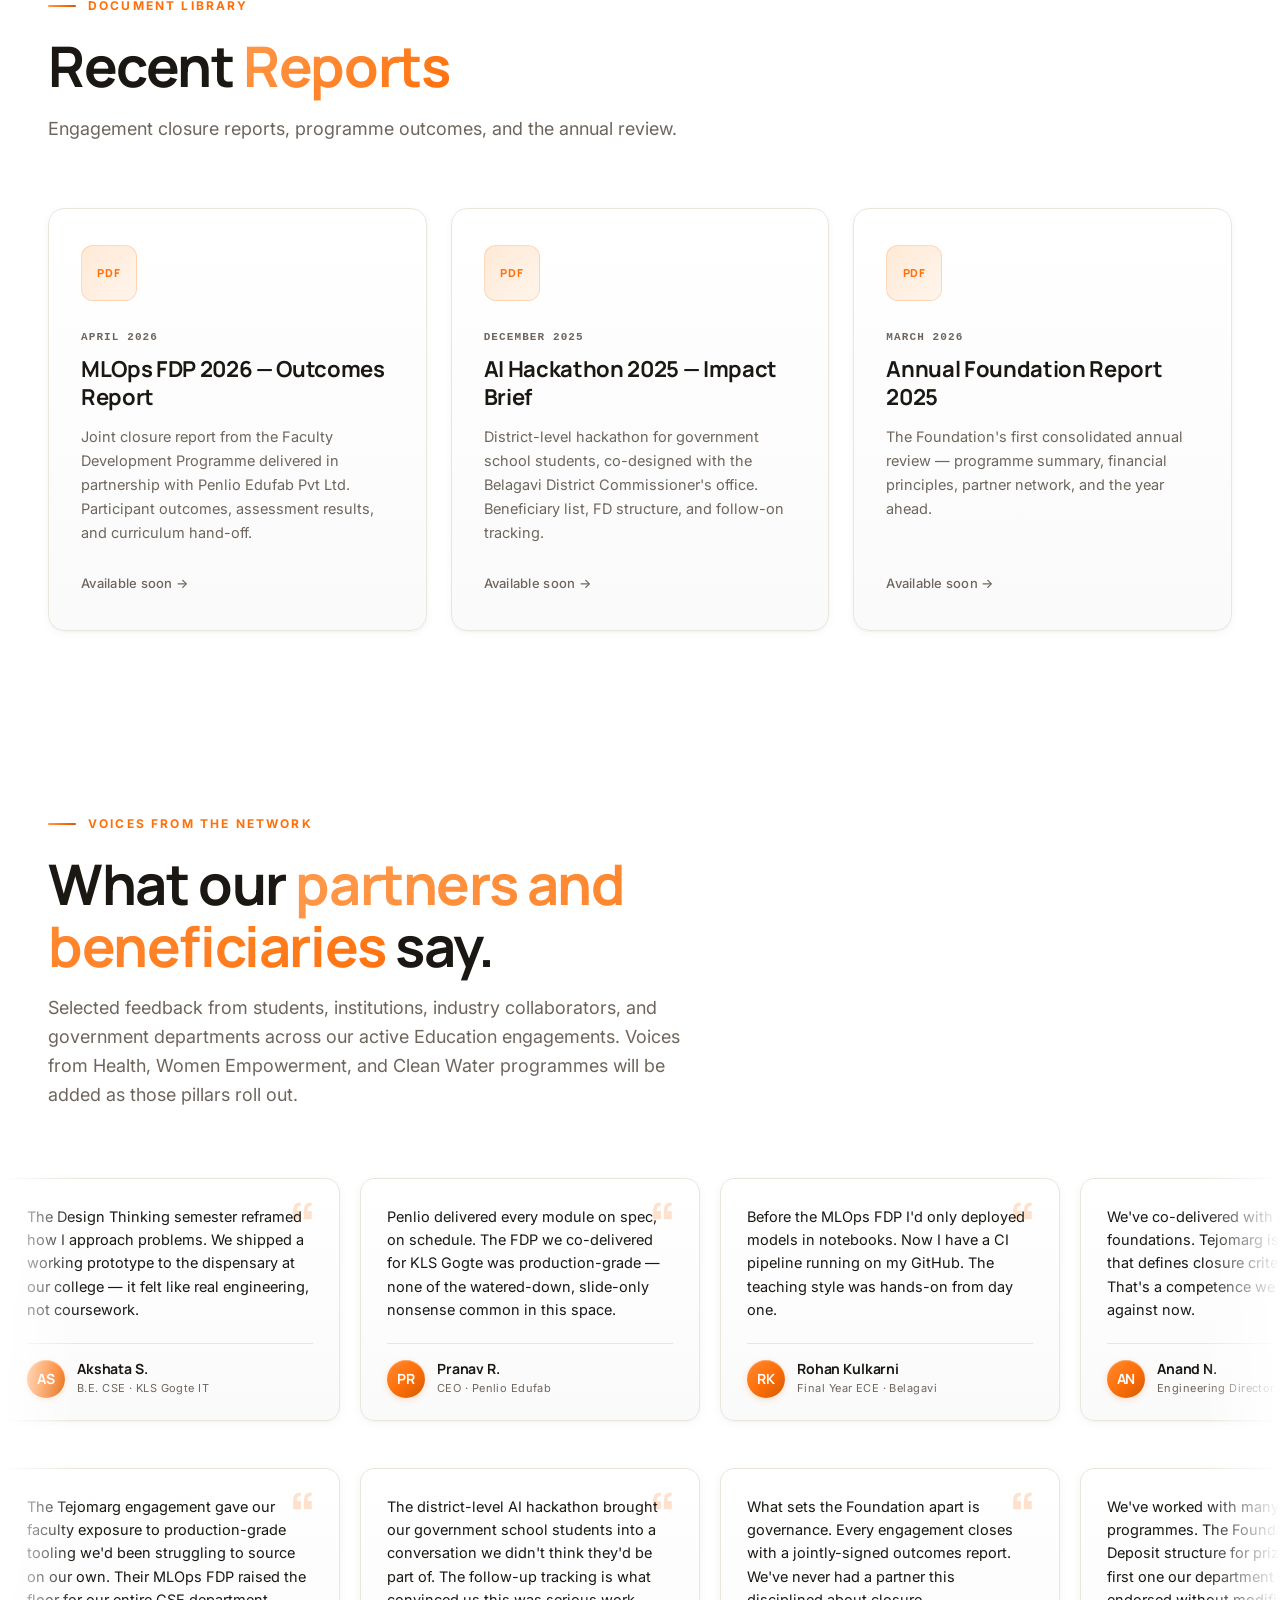
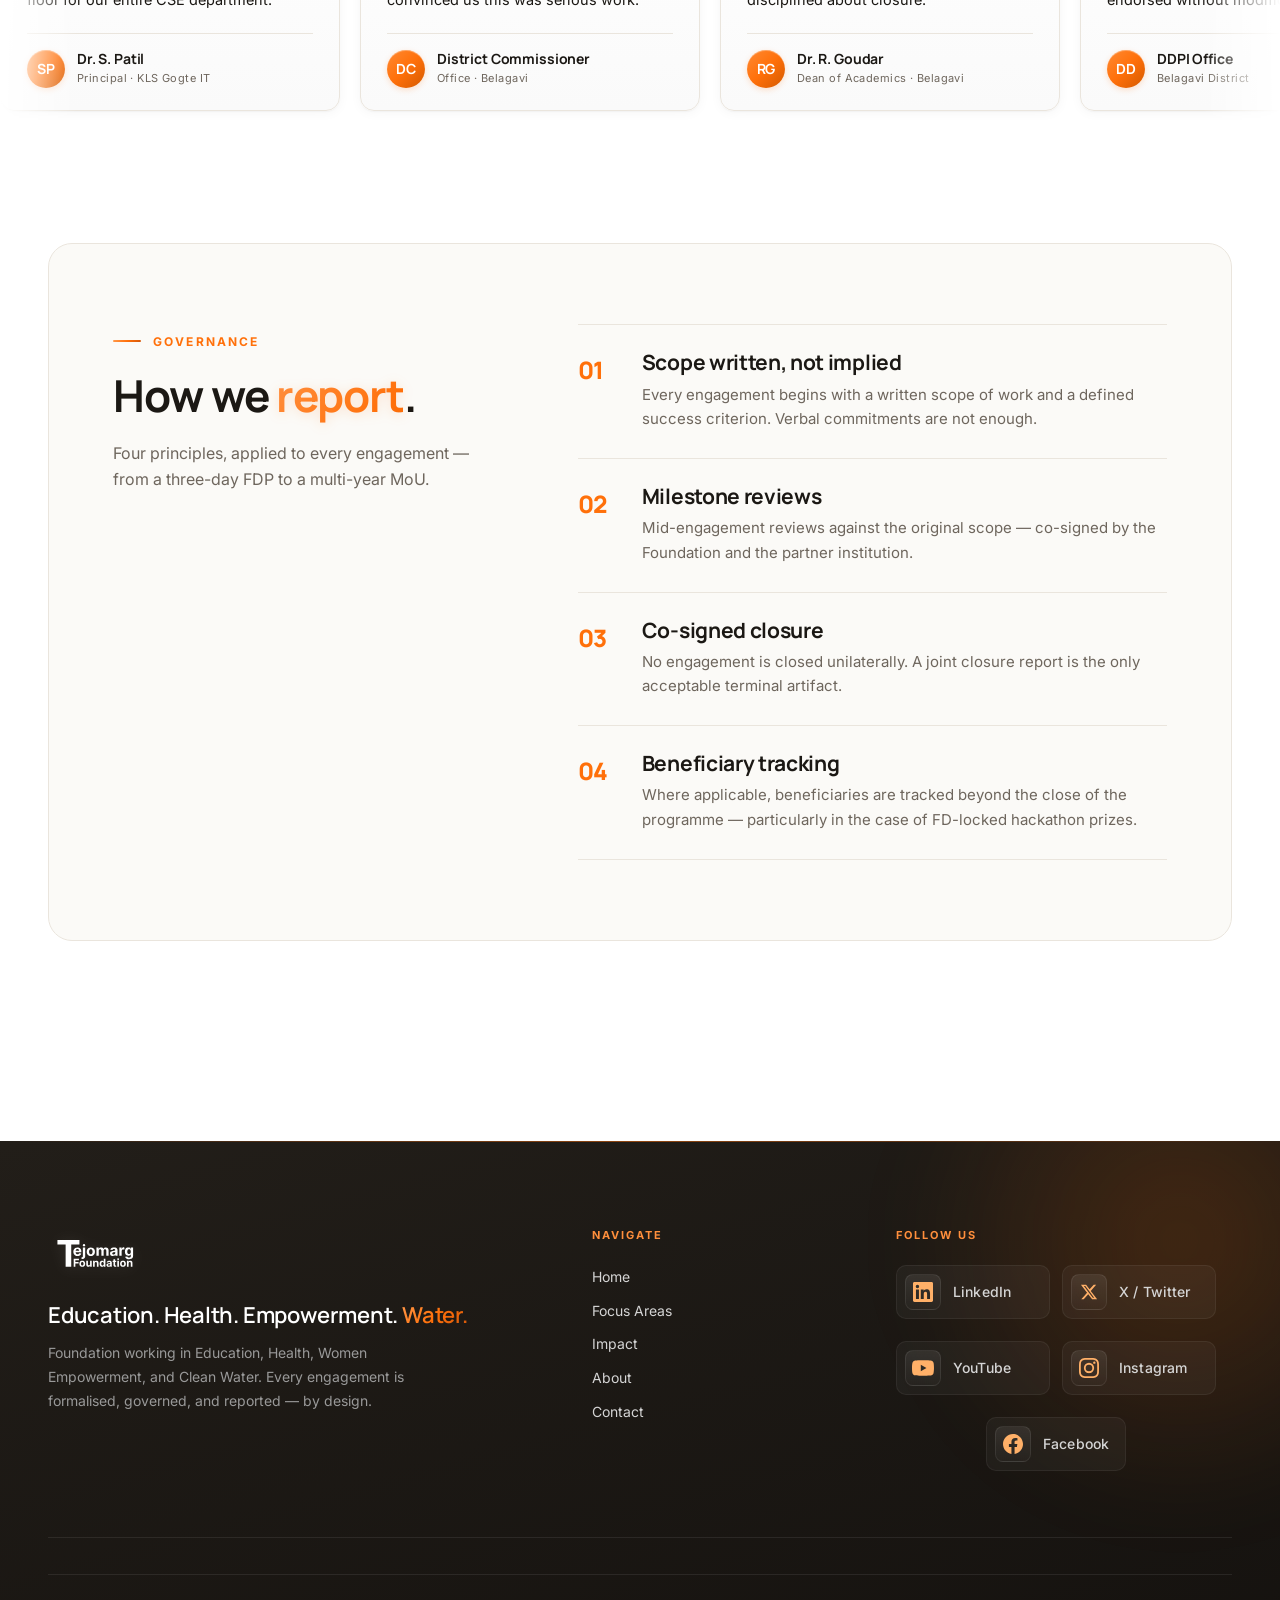
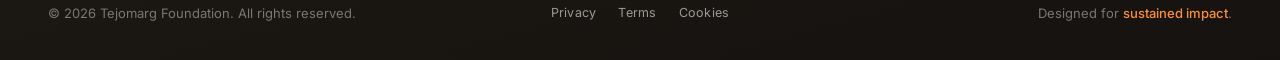
<file: impact.html>
<!doctype html>
<html lang="en">
<head>
<meta charset="utf-8"/>
<meta name="viewport" content="width=device-width, initial-scale=1"/>
<title>Impact — Tejomarg Foundation</title>
<meta name="description" content="Every Tejomarg Foundation engagement closes with a jointly-signed outcomes report. Transparency is built into governance."/>
<link rel="preconnect" href="https://fonts.googleapis.com"/>
<link rel="preconnect" href="https://fonts.gstatic.com" crossorigin/>
<link href="https://fonts.googleapis.com/css2?family=Inter:wght@400;500;600;700&family=Manrope:wght@500;600;700;800&display=swap" rel="stylesheet"/>
<link rel="stylesheet" href="styles.css"/>
<link rel="icon" type="image/svg+xml" href="favicon.svg"/>
<style>
  .impact-hero {
    background:
      radial-gradient(700px 320px at 10% 30%, rgba(255,112,10,0.10), transparent 70%),
      var(--tm-paper);
    padding: 88px 0 56px;
    border-bottom: 1px solid var(--tm-gray-mist);
  }

  /* Feature card */
  .feature-card {
    background: linear-gradient(135deg, #2B2B2B 0%, #1A1A1A 100%);
    box-shadow: 0 8px 24px rgba(0,0,0,0.08), 0 28px 80px rgba(0,0,0,0.10);
    border: 1px solid rgba(255,255,255,0.06);
    color: var(--tm-paper);
    border-radius: 24px;
    overflow: hidden;
    display: grid;
    grid-template-columns: 1.05fr 1fr;
    margin: 80px 0;
    position: relative;
  }
  .feature-card .img {
    min-height: 500px;
    background:
      linear-gradient(160deg, rgba(21,18,15,0.45), rgba(21,18,15,0.10) 70%),
      url("wed-2026.jpg") center/cover;
    position: relative;
  }
  .feature-card .img::after {
    content: "Latest Milestone";
    position: absolute;
    top: 28px; left: 28px;
    background: var(--tm-orange);
    color: var(--tm-paper);
    padding: 10px 16px;
    font-size: 11px;
    font-weight: 700;
    letter-spacing: 0.16em;
    text-transform: uppercase;
    border-radius: 6px;
  }
  .feature-card .body {
    padding: 64px 56px;
    display: flex;
    flex-direction: column;
    justify-content: center;
  }
  .feature-card .date {
    font-family: var(--font-mono);
    font-size: 13px;
    color: var(--tm-orange);
    letter-spacing: 0.05em;
    margin-bottom: 18px;
    font-weight: 600;
  }
  .feature-card h2 {
    font-size: clamp(30px, 3.8vw, 44px);
    font-weight: 700;
    line-height: 1.15;
    margin-bottom: 24px;
    color: var(--tm-paper);
    letter-spacing: -0.02em;
  }
  .feature-card h2 .accent { 
    background: linear-gradient(135deg,#FF9244 0%,#FF700A 45%,#D45A00 100%);
    -webkit-background-clip: text;
    background-clip: text;
    -webkit-text-fill-color: transparent;
    filter: drop-shadow(0 2px 6px rgba(255,112,10,0.18));
  }
  .feature-card p {
    color: #B5B5B5;
    margin-bottom: 16px;
    font-size: 16px;
    line-height: 1.7;
  }
  .feature-card .actions { margin-top: 16px; }

  /* Reports grid */
  .reports-section {
    padding: 80px 0;
  }
  .reports-grid {
    display: grid;
    grid-template-columns: repeat(3, 1fr);
    gap: 24px;
  }
  .report-card {
    background: linear-gradient(180deg, #FFFFFF 0%, #FAFAFA 100%);
    box-shadow: 0 1px 2px rgba(0,0,0,0.04), 0 2px 8px rgba(0,0,0,0.04);
    border: 1.5px solid var(--tm-gray-mist);
    border-radius: 16px;
    padding: 36px 32px;
    display: flex;
    flex-direction: column;
    transition: all .3s var(--tx);
    position: relative;
    overflow: hidden;
  }
  .report-card::before {
    content: "";
    position: absolute;
    top: 0; left: 0;
    width: 100%; height: 3px;
    background: var(--tm-orange);
    transform: scaleX(0);
    transform-origin: left;
    transition: transform .35s var(--tx);
  }
  .report-card:hover {
    transform: translateY(-4px);
    box-shadow: var(--shadow-lg);
    border-color: var(--tm-ink);
  }
  .report-card:hover::before { transform: scaleX(1); }

  .pdf-badge {
    width: 56px; height: 56px;
    background: linear-gradient(135deg, #FFE9D6 0%, #FFF5EC 100%);
    border: 1px solid rgba(255,112,10,0.2);
    border-radius: 12px;
    display: flex;
    align-items: center;
    justify-content: center;
    margin-bottom: 28px;
    color: var(--tm-orange);
    font-family: var(--font-display);
    font-size: 11px;
    font-weight: 800;
    letter-spacing: 0.08em;
    transition: all .3s;
  }
  .report-card:hover .pdf-badge {
    background: linear-gradient(135deg, #FF9244 0%, #FF700A 45%, #D45A00 100%);
    box-shadow: 0 4px 14px rgba(255,112,10,0.32), inset 0 1px 0 rgba(255,255,255,0.30);
    border-color: transparent;
    color: var(--tm-paper);
  }
  .report-card .date {
    font-family: var(--font-mono);
    font-size: 11px;
    color: var(--tm-gray);
    letter-spacing: 0.1em;
    margin-bottom: 10px;
    text-transform: uppercase;
    font-weight: 600;
  }
  .report-card h3 {
    font-size: 22px;
    margin-bottom: 14px;
    line-height: 1.25;
    font-weight: 700;
    letter-spacing: -0.015em;
  }
  .report-card p {
    font-size: 14.5px;
    color: var(--tm-gray);
    flex: 1;
    margin-bottom: 28px;
    line-height: 1.65;
  }
  .download-link {
    font-size: 13px;
    font-weight: 600;
    letter-spacing: 0.02em;
    color: var(--tm-ink);
    display: inline-flex;
    align-items: center;
    gap: 8px;
  }
  .download-link::after {
    content: "↓";
    color: var(--tm-orange);
    font-size: 16px;
    transition: transform .25s;
  }
  .download-link.is-pending {
    color: var(--tm-gray);
    font-weight: 500;
    cursor: default;
  }
  .download-link.is-pending::after { content: none; }
  .report-card:hover .download-link::after { transform: translateY(3px); }

  /* Governance */
  .governance-section {
    padding: 80px 0;
  }
  .governance {
    background: var(--tm-off-white);
    border-radius: 24px;
    padding: 80px 64px;
    display: grid;
    grid-template-columns: 1fr 1.5fr;
    gap: 72px;
    align-items: start;
    border: 1px solid var(--tm-gray-mist);
  }
  .governance h2 {
    font-size: clamp(30px, 3.6vw, 44px);
    font-weight: 700;
    line-height: 1.1;
    letter-spacing: -0.025em;
  }
  .governance h2 .accent { 
    background: linear-gradient(135deg,#FF9244 0%,#FF700A 45%,#D45A00 100%);
    -webkit-background-clip: text;
    background-clip: text;
    -webkit-text-fill-color: transparent;
    filter: drop-shadow(0 2px 6px rgba(255,112,10,0.18));
  }
  .governance .principles { counter-reset: gov; }
  .governance .principle {
    padding: 26px 0;
    border-top: 1px solid var(--tm-gray-mist);
    counter-increment: gov;
    position: relative;
    padding-left: 64px;
  }
  .governance .principle:last-child {
    border-bottom: 1px solid var(--tm-gray-mist);
  }
  .governance .principle::before {
    content: counter(gov, decimal-leading-zero);
    position: absolute;
    left: 0; top: 26px;
    font-family: var(--font-display);
    font-size: 24px;
    color: var(--tm-orange);
    font-weight: 800;
    letter-spacing: -0.02em;
  }
  .governance .principle h4 {
    font-family: var(--font-display);
    font-size: 21px;
    font-weight: 700;
    margin-bottom: 8px;
    letter-spacing: -0.015em;
  }
  .governance .principle p {
    color: var(--tm-gray);
    font-size: 15px;
    margin: 0;
    line-height: 1.65;
  }

  @media (max-width: 920px) {
    .feature-card { grid-template-columns: 1fr; }
    .feature-card .img { min-height: 280px; }
    .feature-card .body { padding: 40px 28px; }
    .reports-grid { grid-template-columns: 1fr; }
    .governance { grid-template-columns: 1fr; padding: 48px 28px; gap: 32px; }
  }

  /* ============================================================
     TESTIMONIALS — two horizontal marquees, alternating directions
     ============================================================ */
  .voices-section {
    padding: 96px 0 40px;
    position: relative;
    overflow: hidden;
  }
  .voices-section .section-title { margin-bottom: 18px; }
  .voices-section .section-sub   { margin-bottom: 56px; }

  .voice-group {
    margin-bottom: 24px;
  }
  .voice-group:last-child { margin-bottom: 0; }

  /* Marquee — full bleed track */
  .voice-marquee {
    position: relative;
    overflow: hidden;
    /* Fade edges so cards don't pop in/out abruptly */
    -webkit-mask-image: linear-gradient(90deg, transparent 0%, #000 6%, #000 94%, transparent 100%);
            mask-image: linear-gradient(90deg, transparent 0%, #000 6%, #000 94%, transparent 100%);
  }
  .voice-track {
    display: flex;
    gap: 20px;
    width: max-content;
    padding: 12px 0;
    /* The track is doubled in markup; one full loop = 50% of the track */
    animation: voice-scroll 140s linear infinite;
    will-change: transform;
  }
  .voice-track.dir-rtl { animation-name: voice-scroll-rtl; }
  .voice-track.dir-ltr { animation-name: voice-scroll-ltr; }

  @keyframes voice-scroll-rtl {
    0%   { transform: translateX(0); }
    100% { transform: translateX(-50%); }
  }
  @keyframes voice-scroll-ltr {
    0%   { transform: translateX(-50%); }
    100% { transform: translateX(0); }
  }

  /* Pause on hover so readers can study a card */
  .voice-marquee:hover .voice-track {
    animation-play-state: paused;
  }

  /* Individual testimonial pallet */
  .voice-card {
    flex: 0 0 auto;
    width: 340px;
    background: linear-gradient(180deg, #FFFFFF 0%, #FAFAFA 100%);
    border: 1.5px solid var(--tm-gray-mist);
    border-radius: 14px;
    padding: 26px 26px 22px;
    box-shadow:
      0 1px 2px rgba(0,0,0,0.04),
      0 2px 12px rgba(0,0,0,0.04),
      inset 0 1px 0 rgba(255,255,255,1);
    position: relative;
    transition: border-color .25s var(--tx), box-shadow .25s var(--tx), transform .25s var(--tx);
  }
  .voice-card:hover {
    border-color: rgba(255,112,10,0.40);
    box-shadow:
      0 4px 16px rgba(255,112,10,0.10),
      0 12px 32px rgba(0,0,0,0.06),
      inset 0 1px 0 rgba(255,255,255,1);
  }
  .voice-card::before {
    content: "“";
    position: absolute;
    top: 14px;
    right: 22px;
    font-family: var(--font-display);
    font-size: 64px;
    line-height: 1;
    color: var(--tm-orange);
    opacity: 0.20;
    font-weight: 700;
  }
  .voice-card .quote {
    font-size: 14.5px;
    line-height: 1.6;
    color: var(--tm-ink);
    margin: 0 0 22px;
    /* Clip to ~5 lines so all cards line up cleanly */
    display: -webkit-box;
    -webkit-line-clamp: 5;
    -webkit-box-orient: vertical;
    overflow: hidden;
  }
  .voice-card .who {
    display: flex;
    align-items: center;
    gap: 12px;
    padding-top: 16px;
    border-top: 1px solid var(--tm-gray-mist);
  }
  .voice-card .avatar {
    width: 38px; height: 38px;
    border-radius: 50%;
    background: linear-gradient(135deg, #FF8A33 0%, #FF700A 50%, #D45A00 100%);
    color: #FFFFFF;
    display: inline-flex;
    align-items: center;
    justify-content: center;
    font-family: var(--font-display);
    font-weight: 700;
    font-size: 14px;
    letter-spacing: -0.01em;
    flex-shrink: 0;
    box-shadow: 0 2px 6px rgba(255,112,10,0.20), inset 0 1px 0 rgba(255,255,255,0.30);
  }
  .voice-card .meta {
    min-width: 0;
  }
  .voice-card .name {
    font-family: var(--font-display);
    font-size: 14px;
    font-weight: 700;
    color: var(--tm-ink);
    letter-spacing: -0.01em;
    line-height: 1.2;
    margin-bottom: 2px;
  }
  .voice-card .role {
    font-size: 11px;
    color: var(--tm-gray);
    letter-spacing: 0.04em;
  }

  /* Honor reduced motion */
  @media (prefers-reduced-motion: reduce) {
    .voice-track { animation: none; }
  }

  @media (max-width: 720px) {
    .voice-card { width: 280px; padding: 22px; }
    .voice-group { margin-bottom: 16px; }
    .voices-section { padding: 64px 0 32px; }
  }
</style>
</head>
<body>

<!-- ============ HEADER (single row · logo left · nav right) ============ -->
<header class="site-header">
  <div class="header-inner">
    <a class="brand" href="index.html" aria-label="Tejomarg Foundation">
      <img src="logo.svg" alt="Tejomarg Foundation"/>
    </a>
    <button class="nav-toggle" aria-label="Toggle menu" aria-expanded="false">
      <span></span><span></span><span></span>
    </button>
    <nav class="nav" aria-label="Primary">
      <a href="index.html">Home</a>
      <a href="initiatives.html">Focus Areas</a>
      <a href="impact.html" class="active">Impact</a>
      <a href="about.html">About</a>
      <a href="contact.html">Contact</a>
    </nav>
  </div>
</header>

<!-- ============ PAGE HERO ============ -->
<section class="impact-hero">
  <div class="container">
    <span class="eyebrow reveal">Impact &amp; Reports</span>
    <h1 class="reveal" style="font-size: clamp(44px, 6.5vw, 80px); font-weight: 800; max-width: 1000px; letter-spacing: -0.03em; line-height: 1.0;">Transparency is <span style="background: linear-gradient(135deg,#FF9244 0%,#FF700A 45%,#D45A00 100%); -webkit-background-clip:text; background-clip:text; -webkit-text-fill-color:transparent; filter: drop-shadow(0 2px 8px rgba(255,112,10,0.15));">built in.</span></h1>
    <p class="reveal" style="font-size: 19px; color: var(--tm-gray-deep); max-width: 740px; margin-top: 28px;">Every Tejomarg engagement closes with a jointly-signed outcomes report. Programmes are governed by milestone reviews, beneficiary tracking, and co-signed closure — not handshakes. The reports below cover work under our Education pillar; Health, Women Empowerment, and Clean Water reporting will begin as those programmes go live in 2026–27.</p>
  </div>
</section>

<!-- ============ FEATURE CARD ============ -->
<section class="container reveal">
  <div class="feature-card">
    <div class="img" role="img" aria-label="The wooded grounds of the Vaccine Depot urban forest in Belagavi"></div>
    <div class="body">
      <div class="date">JUNE 2026 · WORLD ENVIRONMENT DAY · BELAGAVI, KARNATAKA</div>
      <h2>Government school students explore the <span class="accent">Vaccine Depot urban forest</span>, Belagavi.</h2>
      <p>On World Environment Day, the Foundation led students from local government schools on a guided expedition through Belagavi's Vaccine Depot urban forest — an immersive session on native tree species, the role of urban green cover in clean air, water, and soil, and the everyday habits that help protect it.</p>
      <p>Sessions like this ground our work in direct experience — pairing what students learn in the classroom with the living ecosystem around them, and nurturing early environmental stewardship among the next generation.</p>
      <div class="actions">
        <a href="world-environment-day.html" class="btn btn-primary btn-arrow">Read the full story <span class="arrow">→</span></a>
      </div>
    </div>
  </div>
</section>

<!-- ============ REPORTS GRID ============ -->
<section class="reports-section">
  <div class="container">
    <span class="eyebrow reveal">Document Library</span>
    <h2 class="section-title reveal">Recent <span class="accent">Reports</span></h2>
    <p class="section-sub reveal">Engagement closure reports, programme outcomes, and the annual review.</p>

    <div class="reports-grid">
      <article class="report-card reveal">
        <div class="pdf-badge">PDF</div>
        <div class="date">APRIL 2026</div>
        <h3>MLOps FDP 2026 — Outcomes Report</h3>
        <p>Joint closure report from the Faculty Development Programme delivered in partnership with Penlio Edufab Pvt Ltd. Participant outcomes, assessment results, and curriculum hand-off.</p>
        <span class="download-link is-pending" aria-label="Report publication pending">Available soon →</span>
      </article>
      <article class="report-card reveal" data-delay="1">
        <div class="pdf-badge">PDF</div>
        <div class="date">DECEMBER 2025</div>
        <h3>AI Hackathon 2025 — Impact Brief</h3>
        <p>District-level hackathon for government school students, co-designed with the Belagavi District Commissioner's office. Beneficiary list, FD structure, and follow-on tracking.</p>
        <span class="download-link is-pending" aria-label="Report publication pending">Available soon →</span>
      </article>
      <article class="report-card reveal" data-delay="2">
        <div class="pdf-badge">PDF</div>
        <div class="date">MARCH 2026</div>
        <h3>Annual Foundation Report 2025</h3>
        <p>The Foundation's first consolidated annual review — programme summary, financial principles, partner network, and the year ahead.</p>
        <span class="download-link is-pending" aria-label="Report publication pending">Available soon →</span>
      </article>
    </div>
  </div>
</section>

<!-- ============ VOICES / TESTIMONIALS ============ -->
<section class="voices-section">
  <div class="container">
    <span class="eyebrow reveal">Voices from the Network</span>
    <h2 class="section-title reveal">What our <span class="accent">partners and beneficiaries</span> say.</h2>
    <p class="section-sub reveal">Selected feedback from students, institutions, industry collaborators, and government departments across our active Education engagements. Voices from Health, Women Empowerment, and Clean Water programmes will be added as those pillars roll out.</p>
  </div>

  <!-- Row 1 — right to left -->
  <div class="voice-group">
    <div class="voice-marquee" aria-label="Network testimonials, row one">
      <div class="voice-track dir-rtl">
        <article class="voice-card"><p class="quote">The Design Thinking semester reframed how I approach problems. We shipped a working prototype to the dispensary at our college — it felt like real engineering, not coursework.</p><div class="who"><div class="avatar">AS</div><div class="meta"><div class="name">Akshata S.</div><div class="role">B.E. CSE · KLS Gogte IT</div></div></div></article>
        <article class="voice-card"><p class="quote">Penlio delivered every module on spec, on schedule. The FDP we co-delivered for KLS Gogte was production-grade — none of the watered-down, slide-only nonsense common in this space.</p><div class="who"><div class="avatar">PR</div><div class="meta"><div class="name">Pranav R.</div><div class="role">CEO · Penlio Edufab</div></div></div></article>
        <article class="voice-card"><p class="quote">Before the MLOps FDP I'd only deployed models in notebooks. Now I have a CI pipeline running on my GitHub. The teaching style was hands-on from day one.</p><div class="who"><div class="avatar">RK</div><div class="meta"><div class="name">Rohan Kulkarni</div><div class="role">Final Year ECE · Belagavi</div></div></div></article>
        <article class="voice-card"><p class="quote">We've co-delivered with several foundations. Tejomarg is the only one that defines closure criteria up front. That's a competence we benchmark against now.</p><div class="who"><div class="avatar">AN</div><div class="meta"><div class="name">Anand N.</div><div class="role">Engineering Director · Penlio</div></div></div></article>
        <article class="voice-card"><p class="quote">I came in skeptical about hackathons. Walked out with three teammates, a working AI water-quality model, and a Fixed Deposit waiting for me at age 18.</p><div class="who"><div class="avatar">PM</div><div class="meta"><div class="name">Pavan M.</div><div class="role">Class 11 · Govt. PU College</div></div></div></article>
        <article class="voice-card"><p class="quote">The graduate hires we've made out of the Tejomarg-trained cohorts hit production-readiness six months earlier than peer hires. That's a hard number we track.</p><div class="who"><div class="avatar">VK</div><div class="meta"><div class="name">Vikas K.</div><div class="role">Talent Lead · Penlio</div></div></div></article>
        <article class="voice-card"><p class="quote">The mentors didn't hand us answers. They asked us "why" until we figured it out ourselves. That changed how I study now.</p><div class="who"><div class="avatar">SD</div><div class="meta"><div class="name">Shruti Desai</div><div class="role">B.E. AI/ML · Belagavi</div></div></div></article>
        <article class="voice-card"><p class="quote">We've embedded our staff engineers as guest mentors for their hackathons. They come back saying it's the most useful thing they did all quarter.</p><div class="who"><div class="avatar">RS</div><div class="meta"><div class="name">Rahul S.</div><div class="role">Principal Engineer · Penlio</div></div></div></article>
        <article class="voice-card"><p class="quote">Our project went from a sketch on a whiteboard to a working API in twelve weeks. We were never doing it alone — the industry mentors were always one Slack away.</p><div class="who"><div class="avatar">VH</div><div class="meta"><div class="name">Vinay Hiremath</div><div class="role">B.E. ISE · KLS Gogte IT</div></div></div></article>
        <article class="voice-card"><p class="quote">The expectation-setting in the first kickoff call is the most professional I've seen in CSR education work. No promises beyond what they can deliver.</p><div class="who"><div class="avatar">DM</div><div class="meta"><div class="name">Divya M.</div><div class="role">Programme Lead · Penlio</div></div></div></article>
        <article class="voice-card"><p class="quote">The prize structure forced us to think long-term. Knowing the money is locked till 18 for education — that's not a bribe, that's a promise.</p><div class="who"><div class="avatar">MK</div><div class="meta"><div class="name">Manjunath K.</div><div class="role">Class 10 · Govt. School Khanapur</div></div></div></article>
        <article class="voice-card"><p class="quote">Their auditing rigour means every rupee co-spent is documented. As an industry partner, that protects us as much as it protects them.</p><div class="who"><div class="avatar">SK</div><div class="meta"><div class="name">Sanjay K.</div><div class="role">Finance Controller · Penlio</div></div></div></article>
        <article class="voice-card"><p class="quote">I'd never written tests for my code before. The MLOps module showed me why that's not optional once you're in production.</p><div class="who"><div class="avatar">NR</div><div class="meta"><div class="name">Nikhil R.</div><div class="role">M.Tech AI · Belagavi</div></div></div></article>
        <article class="voice-card"><p class="quote">We've been involved in three Tejomarg engagements now. The pattern is consistent — clear scope, weekly status notes, signed closure. It just works.</p><div class="who"><div class="avatar">PJ</div><div class="meta"><div class="name">Priya J.</div><div class="role">Partnerships · Penlio</div></div></div></article>
        <article class="voice-card"><p class="quote">The hackathon was the first time anyone outside my school saw what I could build. My teacher cried when we placed. So did I, honestly.</p><div class="who"><div class="avatar">SP</div><div class="meta"><div class="name">Sneha Patil</div><div class="role">Class 12 · Govt. PU College</div></div></div></article>
        <article class="voice-card"><p class="quote">Their AI hackathon for government schools is the most interesting CSR programme we've touched. We've started benchmarking our own work against it.</p><div class="who"><div class="avatar">NB</div><div class="meta"><div class="name">Nikhil B.</div><div class="role">CSR Advisor · Industry Council</div></div></div></article>
        <article class="voice-card"><p class="quote">The IDT programme didn't just teach methods — it taught discipline. I now keep a research log for everything.</p><div class="who"><div class="avatar">AJ</div><div class="meta"><div class="name">Arjun J.</div><div class="role">B.E. Mech · KLS Gogte IT</div></div></div></article>
        <article class="voice-card"><p class="quote">The Foundation's emphasis on outcomes over events is refreshing. We've now adjusted how we measure our own internal training programmes.</p><div class="who"><div class="avatar">SH</div><div class="meta"><div class="name">Suhas H.</div><div class="role">L&amp;D Head · Tech Mentor Network</div></div></div></article>
        <article class="voice-card"><p class="quote">Working with real datasets, real bugs, real time pressure — that's the part college doesn't usually give you. Tejomarg did.</p><div class="who"><div class="avatar">TG</div><div class="meta"><div class="name">Tanvi G.</div><div class="role">B.E. CSE · Belagavi</div></div></div></article>
        <article class="voice-card"><p class="quote">In a sector full of vanity metrics, Tejomarg actually reports on beneficiary follow-through. That's the standard we should all be holding.</p><div class="who"><div class="avatar">AT</div><div class="meta"><div class="name">Aditya T.</div><div class="role">CSR Programme · Bengaluru</div></div></div></article>
        <article class="voice-card" aria-hidden="true"><p class="quote">The Design Thinking semester reframed how I approach problems. We shipped a working prototype to the dispensary at our college — it felt like real engineering, not coursework.</p><div class="who"><div class="avatar">AS</div><div class="meta"><div class="name">Akshata S.</div><div class="role">B.E. CSE · KLS Gogte IT</div></div></div></article>
        <article class="voice-card" aria-hidden="true"><p class="quote">Penlio delivered every module on spec, on schedule. The FDP we co-delivered for KLS Gogte was production-grade — none of the watered-down, slide-only nonsense common in this space.</p><div class="who"><div class="avatar">PR</div><div class="meta"><div class="name">Pranav R.</div><div class="role">CEO · Penlio Edufab</div></div></div></article>
        <article class="voice-card" aria-hidden="true"><p class="quote">Before the MLOps FDP I'd only deployed models in notebooks. Now I have a CI pipeline running on my GitHub. The teaching style was hands-on from day one.</p><div class="who"><div class="avatar">RK</div><div class="meta"><div class="name">Rohan Kulkarni</div><div class="role">Final Year ECE · Belagavi</div></div></div></article>
        <article class="voice-card" aria-hidden="true"><p class="quote">We've co-delivered with several foundations. Tejomarg is the only one that defines closure criteria up front. That's a competence we benchmark against now.</p><div class="who"><div class="avatar">AN</div><div class="meta"><div class="name">Anand N.</div><div class="role">Engineering Director · Penlio</div></div></div></article>
        <article class="voice-card" aria-hidden="true"><p class="quote">I came in skeptical about hackathons. Walked out with three teammates, a working AI water-quality model, and a Fixed Deposit waiting for me at age 18.</p><div class="who"><div class="avatar">PM</div><div class="meta"><div class="name">Pavan M.</div><div class="role">Class 11 · Govt. PU College</div></div></div></article>
        <article class="voice-card" aria-hidden="true"><p class="quote">The graduate hires we've made out of the Tejomarg-trained cohorts hit production-readiness six months earlier than peer hires. That's a hard number we track.</p><div class="who"><div class="avatar">VK</div><div class="meta"><div class="name">Vikas K.</div><div class="role">Talent Lead · Penlio</div></div></div></article>
        <article class="voice-card" aria-hidden="true"><p class="quote">The mentors didn't hand us answers. They asked us "why" until we figured it out ourselves. That changed how I study now.</p><div class="who"><div class="avatar">SD</div><div class="meta"><div class="name">Shruti Desai</div><div class="role">B.E. AI/ML · Belagavi</div></div></div></article>
        <article class="voice-card" aria-hidden="true"><p class="quote">We've embedded our staff engineers as guest mentors for their hackathons. They come back saying it's the most useful thing they did all quarter.</p><div class="who"><div class="avatar">RS</div><div class="meta"><div class="name">Rahul S.</div><div class="role">Principal Engineer · Penlio</div></div></div></article>
        <article class="voice-card" aria-hidden="true"><p class="quote">Our project went from a sketch on a whiteboard to a working API in twelve weeks. We were never doing it alone — the industry mentors were always one Slack away.</p><div class="who"><div class="avatar">VH</div><div class="meta"><div class="name">Vinay Hiremath</div><div class="role">B.E. ISE · KLS Gogte IT</div></div></div></article>
        <article class="voice-card" aria-hidden="true"><p class="quote">The expectation-setting in the first kickoff call is the most professional I've seen in CSR education work. No promises beyond what they can deliver.</p><div class="who"><div class="avatar">DM</div><div class="meta"><div class="name">Divya M.</div><div class="role">Programme Lead · Penlio</div></div></div></article>
        <article class="voice-card" aria-hidden="true"><p class="quote">The prize structure forced us to think long-term. Knowing the money is locked till 18 for education — that's not a bribe, that's a promise.</p><div class="who"><div class="avatar">MK</div><div class="meta"><div class="name">Manjunath K.</div><div class="role">Class 10 · Govt. School Khanapur</div></div></div></article>
        <article class="voice-card" aria-hidden="true"><p class="quote">Their auditing rigour means every rupee co-spent is documented. As an industry partner, that protects us as much as it protects them.</p><div class="who"><div class="avatar">SK</div><div class="meta"><div class="name">Sanjay K.</div><div class="role">Finance Controller · Penlio</div></div></div></article>
        <article class="voice-card" aria-hidden="true"><p class="quote">I'd never written tests for my code before. The MLOps module showed me why that's not optional once you're in production.</p><div class="who"><div class="avatar">NR</div><div class="meta"><div class="name">Nikhil R.</div><div class="role">M.Tech AI · Belagavi</div></div></div></article>
        <article class="voice-card" aria-hidden="true"><p class="quote">We've been involved in three Tejomarg engagements now. The pattern is consistent — clear scope, weekly status notes, signed closure. It just works.</p><div class="who"><div class="avatar">PJ</div><div class="meta"><div class="name">Priya J.</div><div class="role">Partnerships · Penlio</div></div></div></article>
        <article class="voice-card" aria-hidden="true"><p class="quote">The hackathon was the first time anyone outside my school saw what I could build. My teacher cried when we placed. So did I, honestly.</p><div class="who"><div class="avatar">SP</div><div class="meta"><div class="name">Sneha Patil</div><div class="role">Class 12 · Govt. PU College</div></div></div></article>
        <article class="voice-card" aria-hidden="true"><p class="quote">Their AI hackathon for government schools is the most interesting CSR programme we've touched. We've started benchmarking our own work against it.</p><div class="who"><div class="avatar">NB</div><div class="meta"><div class="name">Nikhil B.</div><div class="role">CSR Advisor · Industry Council</div></div></div></article>
        <article class="voice-card" aria-hidden="true"><p class="quote">The IDT programme didn't just teach methods — it taught discipline. I now keep a research log for everything.</p><div class="who"><div class="avatar">AJ</div><div class="meta"><div class="name">Arjun J.</div><div class="role">B.E. Mech · KLS Gogte IT</div></div></div></article>
        <article class="voice-card" aria-hidden="true"><p class="quote">The Foundation's emphasis on outcomes over events is refreshing. We've now adjusted how we measure our own internal training programmes.</p><div class="who"><div class="avatar">SH</div><div class="meta"><div class="name">Suhas H.</div><div class="role">L&amp;D Head · Tech Mentor Network</div></div></div></article>
        <article class="voice-card" aria-hidden="true"><p class="quote">Working with real datasets, real bugs, real time pressure — that's the part college doesn't usually give you. Tejomarg did.</p><div class="who"><div class="avatar">TG</div><div class="meta"><div class="name">Tanvi G.</div><div class="role">B.E. CSE · Belagavi</div></div></div></article>
        <article class="voice-card" aria-hidden="true"><p class="quote">In a sector full of vanity metrics, Tejomarg actually reports on beneficiary follow-through. That's the standard we should all be holding.</p><div class="who"><div class="avatar">AT</div><div class="meta"><div class="name">Aditya T.</div><div class="role">CSR Programme · Bengaluru</div></div></div></article>
      </div>
    </div>
  </div>

  <!-- Row 2 — left to right -->
  <div class="voice-group">
    <div class="voice-marquee" aria-label="Network testimonials, row two">
      <div class="voice-track dir-ltr">
        <article class="voice-card"><p class="quote">The Tejomarg engagement gave our faculty exposure to production-grade tooling we'd been struggling to source on our own. Their MLOps FDP raised the floor for our entire CSE department.</p><div class="who"><div class="avatar">SP</div><div class="meta"><div class="name">Dr. S. Patil</div><div class="role">Principal · KLS Gogte IT</div></div></div></article>
        <article class="voice-card"><p class="quote">The district-level AI hackathon brought our government school students into a conversation we didn't think they'd be part of. The follow-up tracking is what convinced us this was serious work.</p><div class="who"><div class="avatar">DC</div><div class="meta"><div class="name">District Commissioner</div><div class="role">Office · Belagavi</div></div></div></article>
        <article class="voice-card"><p class="quote">What sets the Foundation apart is governance. Every engagement closes with a jointly-signed outcomes report. We've never had a partner this disciplined about closure.</p><div class="who"><div class="avatar">RG</div><div class="meta"><div class="name">Dr. R. Goudar</div><div class="role">Dean of Academics · Belagavi</div></div></div></article>
        <article class="voice-card"><p class="quote">We've worked with many CSR programmes. The Foundation's Fixed Deposit structure for prize money is the first one our department officially endorsed without modifications.</p><div class="who"><div class="avatar">DD</div><div class="meta"><div class="name">DDPI Office</div><div class="role">Belagavi District</div></div></div></article>
        <article class="voice-card"><p class="quote">The Innovation &amp; Design Thinking semester is now part of our curriculum, not an add-on. Student project quality has visibly shifted.</p><div class="who"><div class="avatar">AM</div><div class="meta"><div class="name">Prof. A. Mathad</div><div class="role">HoD CSE · KLS Gogte IT</div></div></div></article>
        <article class="voice-card"><p class="quote">Reporting from the Foundation reaches our department on schedule, every quarter. We've stopped having to ask follow-up questions.</p><div class="who"><div class="avatar">EO</div><div class="meta"><div class="name">Education Officer</div><div class="role">Belagavi</div></div></div></article>
        <article class="voice-card"><p class="quote">Their MoU process was the clearest we've signed in years. No ambiguity on deliverables, timelines, or who reports what.</p><div class="who"><div class="avatar">KH</div><div class="meta"><div class="name">Dr. K. Hiremath</div><div class="role">Registrar · KSST</div></div></div></article>
        <article class="voice-card"><p class="quote">Their approach respects that government schools have constraints. They don't try to bypass our processes — they work within them. That's why this partnership has lasted.</p><div class="who"><div class="avatar">BO</div><div class="meta"><div class="name">Block Education Officer</div><div class="role">Khanapur</div></div></div></article>
        <article class="voice-card"><p class="quote">Our faculty came back from the FDP energised — and more importantly, with a working repo they could keep using. That's rare.</p><div class="who"><div class="avatar">VK</div><div class="meta"><div class="name">Prof. V. Kamatagi</div><div class="role">HoD ISE · Belagavi</div></div></div></article>
        <article class="voice-card"><p class="quote">The visibility this programme gives our government school students is meaningful beyond the prize. Several parents have come to me citing the hackathon as the reason their child stayed in school.</p><div class="who"><div class="avatar">HM</div><div class="meta"><div class="name">Head Master</div><div class="role">Govt. PU College</div></div></div></article>
        <article class="voice-card"><p class="quote">For a small institution like ours, partnering with Tejomarg has meant access to industry mentors we could never have engaged directly.</p><div class="who"><div class="avatar">SD</div><div class="meta"><div class="name">Dr. S. Deshpande</div><div class="role">Director · SDM</div></div></div></article>
        <article class="voice-card"><p class="quote">As a public official, I appreciate that every disbursement is auditable. The FD-locked-till-18 structure was their own innovation and we've recommended it to peer districts.</p><div class="who"><div class="avatar">DA</div><div class="meta"><div class="name">District Administrator</div><div class="role">Belagavi</div></div></div></article>
        <article class="voice-card"><p class="quote">They listen before they prescribe. The first month was them visiting our labs and asking what we actually needed — not pitching a programme.</p><div class="who"><div class="avatar">MM</div><div class="meta"><div class="name">Dr. M. Mudhol</div><div class="role">Principal · Canara Institutions</div></div></div></article>
        <article class="voice-card"><p class="quote">Their teams operate with discipline. Permissions, communications, school-day disruptions — all handled professionally. We've not had a single complaint from a head master.</p><div class="who"><div class="avatar">ZE</div><div class="meta"><div class="name">Zonal Education Officer</div><div class="role">Karnataka</div></div></div></article>
        <article class="voice-card"><p class="quote">The transparency around financials and beneficiary tracking is exemplary. Our trustees were satisfied within a single review meeting.</p><div class="who"><div class="avatar">RN</div><div class="meta"><div class="name">Mr. R. Nadgouda</div><div class="role">Trust Secretary · MTD</div></div></div></article>
        <article class="voice-card"><p class="quote">The Foundation does not seek publicity. That alone tells us a great deal about what they're trying to build.</p><div class="who"><div class="avatar">PS</div><div class="meta"><div class="name">Public Servant</div><div class="role">District Office</div></div></div></article>
        <article class="voice-card"><p class="quote">We extended the MoU after the first year. The decision was unanimous across the academic council — that almost never happens.</p><div class="who"><div class="avatar">SS</div><div class="meta"><div class="name">Dr. S. Pattanshetti</div><div class="role">Vice Principal · KLS Gogte IT</div></div></div></article>
        <article class="voice-card"><p class="quote">For our schools to be part of an AI hackathon — at all — was unimaginable two years ago. Tejomarg made it ordinary.</p><div class="who"><div class="avatar">HT</div><div class="meta"><div class="name">Head Teacher</div><div class="role">Govt. School Belagavi</div></div></div></article>
        <article class="voice-card"><p class="quote">Their team understands the difference between an academic engagement and a marketing event. That respect for our institution shows in every interaction.</p><div class="who"><div class="avatar">UA</div><div class="meta"><div class="name">Prof. U. Angadi</div><div class="role">HoD AI/ML · Belagavi</div></div></div></article>
        <article class="voice-card"><p class="quote">The fact that the prize is education-locked till age 18 means we can speak to parents about it without any hesitation. The structure does the work for us.</p><div class="who"><div class="avatar">CW</div><div class="meta"><div class="name">Counsellor</div><div class="role">Govt. School Hubballi</div></div></div></article>
        <article class="voice-card" aria-hidden="true"><p class="quote">The Tejomarg engagement gave our faculty exposure to production-grade tooling we'd been struggling to source on our own. Their MLOps FDP raised the floor for our entire CSE department.</p><div class="who"><div class="avatar">SP</div><div class="meta"><div class="name">Dr. S. Patil</div><div class="role">Principal · KLS Gogte IT</div></div></div></article>
        <article class="voice-card" aria-hidden="true"><p class="quote">The district-level AI hackathon brought our government school students into a conversation we didn't think they'd be part of. The follow-up tracking is what convinced us this was serious work.</p><div class="who"><div class="avatar">DC</div><div class="meta"><div class="name">District Commissioner</div><div class="role">Office · Belagavi</div></div></div></article>
        <article class="voice-card" aria-hidden="true"><p class="quote">What sets the Foundation apart is governance. Every engagement closes with a jointly-signed outcomes report. We've never had a partner this disciplined about closure.</p><div class="who"><div class="avatar">RG</div><div class="meta"><div class="name">Dr. R. Goudar</div><div class="role">Dean of Academics · Belagavi</div></div></div></article>
        <article class="voice-card" aria-hidden="true"><p class="quote">We've worked with many CSR programmes. The Foundation's Fixed Deposit structure for prize money is the first one our department officially endorsed without modifications.</p><div class="who"><div class="avatar">DD</div><div class="meta"><div class="name">DDPI Office</div><div class="role">Belagavi District</div></div></div></article>
        <article class="voice-card" aria-hidden="true"><p class="quote">The Innovation &amp; Design Thinking semester is now part of our curriculum, not an add-on. Student project quality has visibly shifted.</p><div class="who"><div class="avatar">AM</div><div class="meta"><div class="name">Prof. A. Mathad</div><div class="role">HoD CSE · KLS Gogte IT</div></div></div></article>
        <article class="voice-card" aria-hidden="true"><p class="quote">Reporting from the Foundation reaches our department on schedule, every quarter. We've stopped having to ask follow-up questions.</p><div class="who"><div class="avatar">EO</div><div class="meta"><div class="name">Education Officer</div><div class="role">Belagavi</div></div></div></article>
        <article class="voice-card" aria-hidden="true"><p class="quote">Their MoU process was the clearest we've signed in years. No ambiguity on deliverables, timelines, or who reports what.</p><div class="who"><div class="avatar">KH</div><div class="meta"><div class="name">Dr. K. Hiremath</div><div class="role">Registrar · KSST</div></div></div></article>
        <article class="voice-card" aria-hidden="true"><p class="quote">Their approach respects that government schools have constraints. They don't try to bypass our processes — they work within them. That's why this partnership has lasted.</p><div class="who"><div class="avatar">BO</div><div class="meta"><div class="name">Block Education Officer</div><div class="role">Khanapur</div></div></div></article>
        <article class="voice-card" aria-hidden="true"><p class="quote">Our faculty came back from the FDP energised — and more importantly, with a working repo they could keep using. That's rare.</p><div class="who"><div class="avatar">VK</div><div class="meta"><div class="name">Prof. V. Kamatagi</div><div class="role">HoD ISE · Belagavi</div></div></div></article>
        <article class="voice-card" aria-hidden="true"><p class="quote">The visibility this programme gives our government school students is meaningful beyond the prize. Several parents have come to me citing the hackathon as the reason their child stayed in school.</p><div class="who"><div class="avatar">HM</div><div class="meta"><div class="name">Head Master</div><div class="role">Govt. PU College</div></div></div></article>
        <article class="voice-card" aria-hidden="true"><p class="quote">For a small institution like ours, partnering with Tejomarg has meant access to industry mentors we could never have engaged directly.</p><div class="who"><div class="avatar">SD</div><div class="meta"><div class="name">Dr. S. Deshpande</div><div class="role">Director · SDM</div></div></div></article>
        <article class="voice-card" aria-hidden="true"><p class="quote">As a public official, I appreciate that every disbursement is auditable. The FD-locked-till-18 structure was their own innovation and we've recommended it to peer districts.</p><div class="who"><div class="avatar">DA</div><div class="meta"><div class="name">District Administrator</div><div class="role">Belagavi</div></div></div></article>
        <article class="voice-card" aria-hidden="true"><p class="quote">They listen before they prescribe. The first month was them visiting our labs and asking what we actually needed — not pitching a programme.</p><div class="who"><div class="avatar">MM</div><div class="meta"><div class="name">Dr. M. Mudhol</div><div class="role">Principal · Canara Institutions</div></div></div></article>
        <article class="voice-card" aria-hidden="true"><p class="quote">Their teams operate with discipline. Permissions, communications, school-day disruptions — all handled professionally. We've not had a single complaint from a head master.</p><div class="who"><div class="avatar">ZE</div><div class="meta"><div class="name">Zonal Education Officer</div><div class="role">Karnataka</div></div></div></article>
        <article class="voice-card" aria-hidden="true"><p class="quote">The transparency around financials and beneficiary tracking is exemplary. Our trustees were satisfied within a single review meeting.</p><div class="who"><div class="avatar">RN</div><div class="meta"><div class="name">Mr. R. Nadgouda</div><div class="role">Trust Secretary · MTD</div></div></div></article>
        <article class="voice-card" aria-hidden="true"><p class="quote">The Foundation does not seek publicity. That alone tells us a great deal about what they're trying to build.</p><div class="who"><div class="avatar">PS</div><div class="meta"><div class="name">Public Servant</div><div class="role">District Office</div></div></div></article>
        <article class="voice-card" aria-hidden="true"><p class="quote">We extended the MoU after the first year. The decision was unanimous across the academic council — that almost never happens.</p><div class="who"><div class="avatar">SS</div><div class="meta"><div class="name">Dr. S. Pattanshetti</div><div class="role">Vice Principal · KLS Gogte IT</div></div></div></article>
        <article class="voice-card" aria-hidden="true"><p class="quote">For our schools to be part of an AI hackathon — at all — was unimaginable two years ago. Tejomarg made it ordinary.</p><div class="who"><div class="avatar">HT</div><div class="meta"><div class="name">Head Teacher</div><div class="role">Govt. School Belagavi</div></div></div></article>
        <article class="voice-card" aria-hidden="true"><p class="quote">Their team understands the difference between an academic engagement and a marketing event. That respect for our institution shows in every interaction.</p><div class="who"><div class="avatar">UA</div><div class="meta"><div class="name">Prof. U. Angadi</div><div class="role">HoD AI/ML · Belagavi</div></div></div></article>
        <article class="voice-card" aria-hidden="true"><p class="quote">The fact that the prize is education-locked till age 18 means we can speak to parents about it without any hesitation. The structure does the work for us.</p><div class="who"><div class="avatar">CW</div><div class="meta"><div class="name">Counsellor</div><div class="role">Govt. School Hubballi</div></div></div></article>
      </div>
    </div>
  </div>

</section>

<!-- ============ GOVERNANCE ============ -->
<section class="governance-section">
  <div class="container">
    <div class="governance reveal">
      <div>
        <span class="eyebrow">Governance</span>
        <h2>How we <span class="accent">report</span>.</h2>
        <p style="color: var(--tm-gray); margin-top: 22px; font-size: 16px;">Four principles, applied to every engagement — from a three-day FDP to a multi-year MoU.</p>
      </div>
      <div class="principles">
        <div class="principle">
          <h4>Scope written, not implied</h4>
          <p>Every engagement begins with a written scope of work and a defined success criterion. Verbal commitments are not enough.</p>
        </div>
        <div class="principle">
          <h4>Milestone reviews</h4>
          <p>Mid-engagement reviews against the original scope — co-signed by the Foundation and the partner institution.</p>
        </div>
        <div class="principle">
          <h4>Co-signed closure</h4>
          <p>No engagement is closed unilaterally. A joint closure report is the only acceptable terminal artifact.</p>
        </div>
        <div class="principle">
          <h4>Beneficiary tracking</h4>
          <p>Where applicable, beneficiaries are tracked beyond the close of the programme — particularly in the case of FD-locked hackathon prizes.</p>
        </div>
      </div>
    </div>
  </div>
</section>

<!-- ============ FOOTER ============ -->
<footer class="site-footer">
  <div class="container">
    <div class="footer-grid">
      <div class="footer-brand-block">
        <img src="logo.svg" alt="Tejomarg Foundation"/>
        <p class="tag">Education. Health. Empowerment. <em>Water.</em></p>
        <p style="max-width: 380px;">Foundation working in Education, Health, Women Empowerment, and Clean Water. Every engagement is formalised, governed, and reported — by design.</p>
      </div>
      <div>
        <h4>Navigate</h4>
        <ul>
          <li><a href="index.html">Home</a></li>
          <li><a href="initiatives.html">Focus Areas</a></li>
          <li><a href="impact.html">Impact</a></li>
          <li><a href="about.html">About</a></li>
          <li><a href="contact.html">Contact</a></li>
        </ul>
      </div>
      <div class="footer-social">
        <h4>Follow Us</h4>
        <ul class="social-list">
          <li>
            <a href="https://www.linkedin.com/in/tejomarg-foundation-815b42413" aria-label="LinkedIn" target="_blank" rel="noopener noreferrer">
              <span class="social-icon"><svg viewBox="0 0 24 24" width="20" height="20" fill="currentColor" aria-hidden="true"><path d="M20.45 20.45h-3.55v-5.57c0-1.33-.02-3.04-1.85-3.04-1.86 0-2.14 1.45-2.14 2.94v5.67H9.36V9h3.41v1.56h.05c.47-.9 1.63-1.85 3.36-1.85 3.59 0 4.25 2.36 4.25 5.43v6.31zM5.34 7.43a2.06 2.06 0 1 1 0-4.12 2.06 2.06 0 0 1 0 4.12zM7.12 20.45H3.56V9h3.56v11.45zM22.22 0H1.77C.79 0 0 .77 0 1.72v20.56C0 23.23.79 24 1.77 24h20.45c.98 0 1.78-.77 1.78-1.72V1.72C24 .77 23.2 0 22.22 0z"/></svg></span>
              <span class="social-label">LinkedIn</span>
            </a>
          </li>
          <li>
            <a href="https://x.com/tejomarg_found" aria-label="X (formerly Twitter)" target="_blank" rel="noopener noreferrer">
              <span class="social-icon"><svg viewBox="0 0 24 24" width="18" height="18" fill="currentColor" aria-hidden="true"><path d="M18.244 2.25h3.308l-7.227 8.26 8.502 11.24H16.17l-5.214-6.817L4.99 21.75H1.68l7.73-8.835L1.254 2.25H8.08l4.713 6.231zm-1.161 17.52h1.833L7.084 4.126H5.117z"/></svg></span>
              <span class="social-label">X / Twitter</span>
            </a>
          </li>
          <li>
            <a href="https://www.youtube.com/@TejomargFoundation" aria-label="YouTube" target="_blank" rel="noopener noreferrer">
              <span class="social-icon"><svg viewBox="0 0 24 24" width="22" height="22" fill="currentColor" aria-hidden="true"><path d="M23.5 6.2a3 3 0 0 0-2.1-2.1C19.5 3.6 12 3.6 12 3.6s-7.5 0-9.4.5A3 3 0 0 0 .5 6.2C0 8.1 0 12 0 12s0 3.9.5 5.8a3 3 0 0 0 2.1 2.1c1.9.5 9.4.5 9.4.5s7.5 0 9.4-.5a3 3 0 0 0 2.1-2.1c.5-1.9.5-5.8.5-5.8s0-3.9-.5-5.8zM9.6 15.6V8.4l6.2 3.6-6.2 3.6z"/></svg></span>
              <span class="social-label">YouTube</span>
            </a>
          </li>
          <li>
            <a href="https://www.instagram.com/tejomargfoundation/" aria-label="Instagram" target="_blank" rel="noopener noreferrer">
              <span class="social-icon"><svg viewBox="0 0 24 24" width="20" height="20" fill="currentColor" aria-hidden="true"><path d="M12 2.16c3.2 0 3.58.01 4.85.07 1.17.05 1.8.25 2.23.41.56.22.96.48 1.38.9.42.42.68.82.9 1.38.16.42.36 1.06.41 2.23.06 1.27.07 1.65.07 4.85s-.01 3.58-.07 4.85c-.05 1.17-.25 1.8-.41 2.23-.22.56-.48.96-.9 1.38-.42.42-.82.68-1.38.9-.42.16-1.06.36-2.23.41-1.27.06-1.65.07-4.85.07s-3.58-.01-4.85-.07c-1.17-.05-1.8-.25-2.23-.41a3.7 3.7 0 0 1-1.38-.9 3.7 3.7 0 0 1-.9-1.38c-.16-.42-.36-1.06-.41-2.23-.06-1.27-.07-1.65-.07-4.85s.01-3.58.07-4.85c.05-1.17.25-1.8.41-2.23.22-.56.48-.96.9-1.38.42-.42.82-.68 1.38-.9.42-.16 1.06-.36 2.23-.41C8.42 2.17 8.8 2.16 12 2.16M12 0C8.74 0 8.33.01 7.05.07 5.78.13 4.9.33 4.14.63a5.86 5.86 0 0 0-2.13 1.38A5.86 5.86 0 0 0 .63 4.14C.33 4.9.13 5.78.07 7.05.01 8.33 0 8.74 0 12s.01 3.67.07 4.95c.06 1.27.26 2.15.56 2.91.31.78.73 1.45 1.38 2.13a5.86 5.86 0 0 0 2.13 1.38c.76.3 1.64.5 2.91.56C8.33 23.99 8.74 24 12 24s3.67-.01 4.95-.07c1.27-.06 2.15-.26 2.91-.56.78-.31 1.45-.73 2.13-1.38a5.86 5.86 0 0 0 1.38-2.13c.3-.76.5-1.64.56-2.91.06-1.28.07-1.69.07-4.95s-.01-3.67-.07-4.95c-.06-1.27-.26-2.15-.56-2.91a5.86 5.86 0 0 0-1.38-2.13A5.86 5.86 0 0 0 19.86.63c-.76-.3-1.64-.5-2.91-.56C15.67.01 15.26 0 12 0zm0 5.84a6.16 6.16 0 1 0 0 12.32 6.16 6.16 0 0 0 0-12.32zM12 16a4 4 0 1 1 0-8 4 4 0 0 1 0 8zm6.4-11.85a1.44 1.44 0 1 0 0 2.88 1.44 1.44 0 0 0 0-2.88z"/></svg></span>
              <span class="social-label">Instagram</span>
            </a>
          </li>
          <li>
            <a href="https://www.facebook.com/profile.php?id=61590762263120" aria-label="Facebook" target="_blank" rel="noopener noreferrer">
              <span class="social-icon"><svg viewBox="0 0 24 24" width="20" height="20" fill="currentColor" aria-hidden="true"><path d="M24 12.07C24 5.4 18.63 0 12 0S0 5.4 0 12.07C0 18.1 4.39 23.1 10.13 24v-8.44H7.08v-3.49h3.05V9.41c0-3.02 1.79-4.69 4.53-4.69 1.31 0 2.69.23 2.69.23v2.97H15.83c-1.5 0-1.96.93-1.96 1.89v2.26h3.34l-.53 3.5h-2.8V24C19.61 23.1 24 18.1 24 12.07z"/></svg></span>
              <span class="social-label">Facebook</span>
            </a>
          </li>
        </ul>
      </div>
    </div>

    <div class="footer-bottom">
      <div>© 2026 Tejomarg Foundation. All rights reserved.</div>
      <div class="footer-legal-links">
        <a href="privacy.html">Privacy</a>
        <a href="terms.html">Terms</a>
        <a href="cookies.html">Cookies</a>
      </div>
      <div>Designed for <strong>sustained impact</strong>.</div>
    </div>
  </div>
</footer>

<div id="cookie-banner" role="dialog" aria-label="Cookie notice" hidden>
  <div class="cb-body">
    <p>We use a single, essential cookie to remember this choice. We don't use trackers, analytics, or advertising cookies. <a href="cookies.html">Read our Cookies Policy →</a></p>
    <div class="cb-actions">
      <button type="button" class="btn btn-primary cb-accept">Got it</button>
    </div>
  </div>
</div>

<script src="motions.js"></script>
<script src="scripts.js"></script>
<script>
  (function () {
    try { if (localStorage.getItem('tm-cookie-ack')) return; } catch (_) {}
    const banner = document.getElementById('cookie-banner');
    if (!banner) return;
    banner.hidden = false;
    requestAnimationFrame(() => banner.classList.add('is-shown'));
    banner.querySelector('.cb-accept').addEventListener('click', () => {
      try { localStorage.setItem('tm-cookie-ack', '1'); } catch (_) {}
      banner.classList.remove('is-shown');
      setTimeout(() => banner.hidden = true, 350);
    });
  })();
</script>
</body>
</html>
</file>
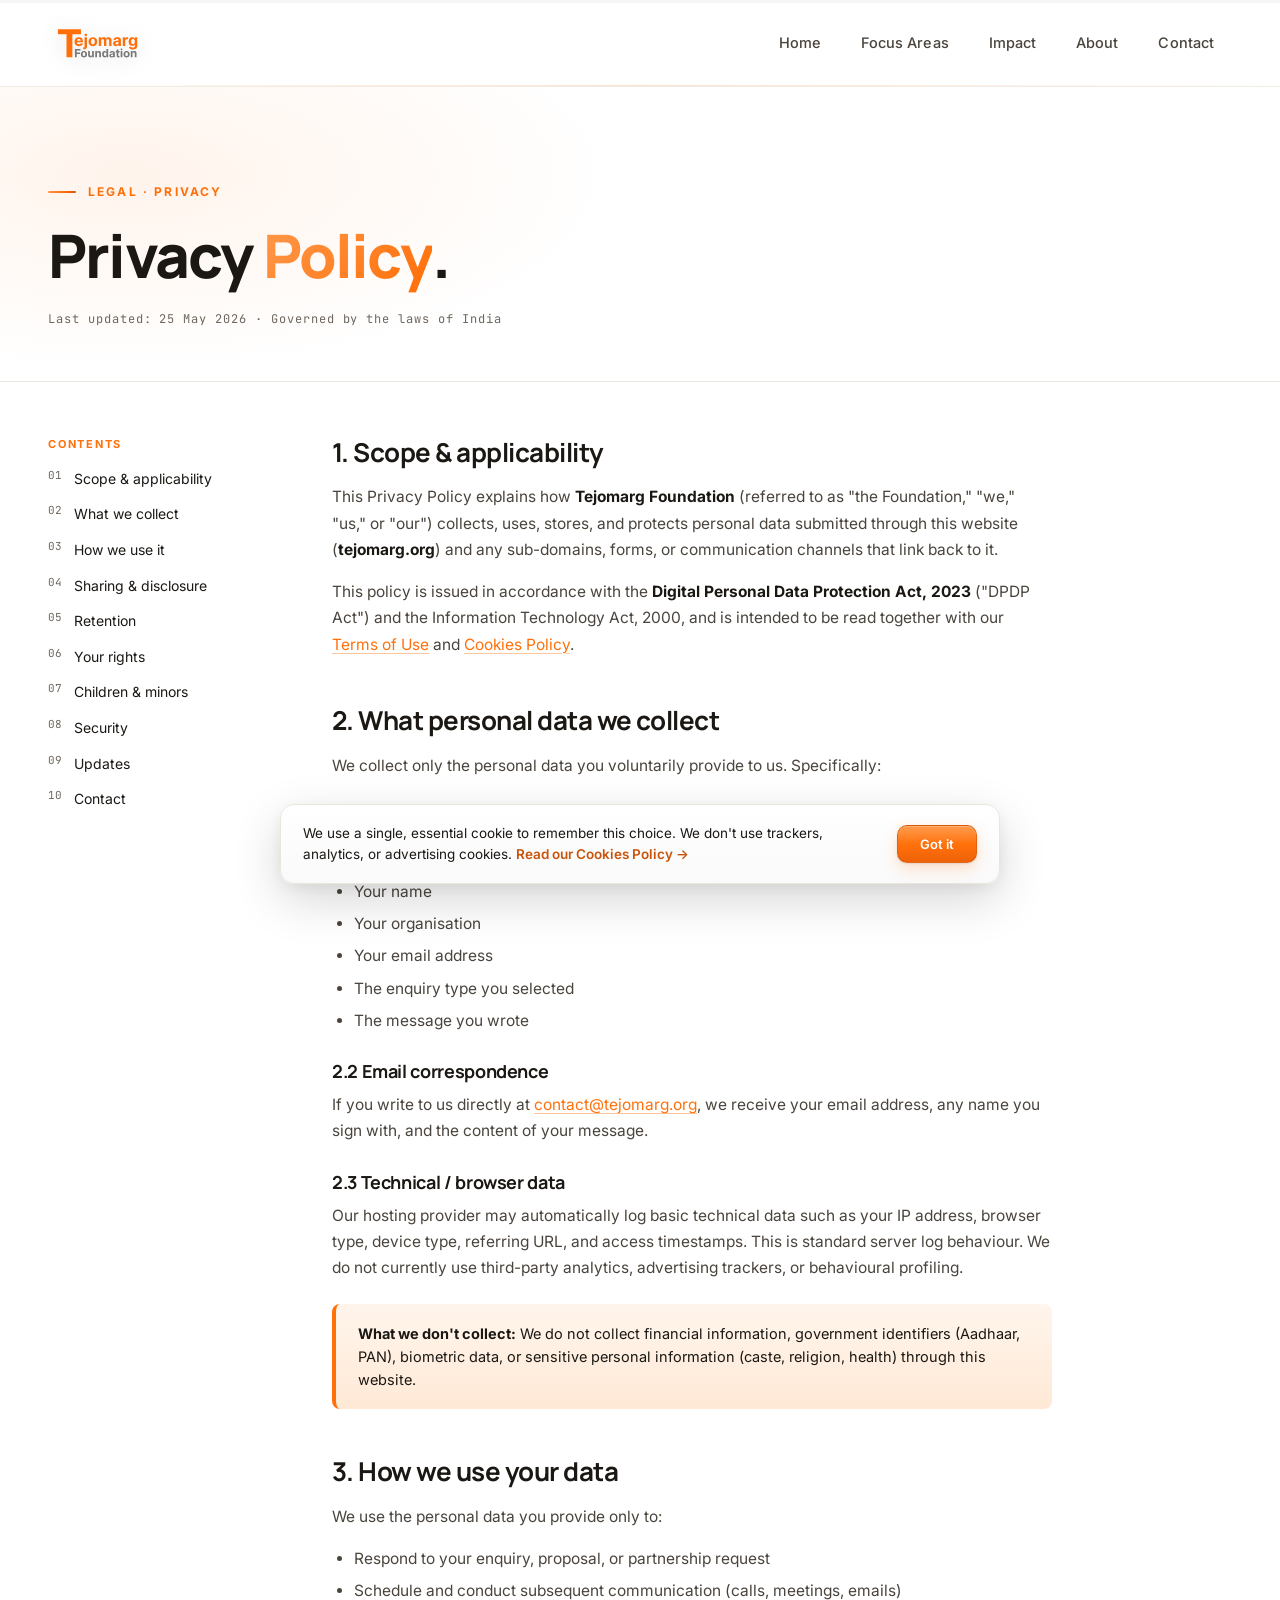
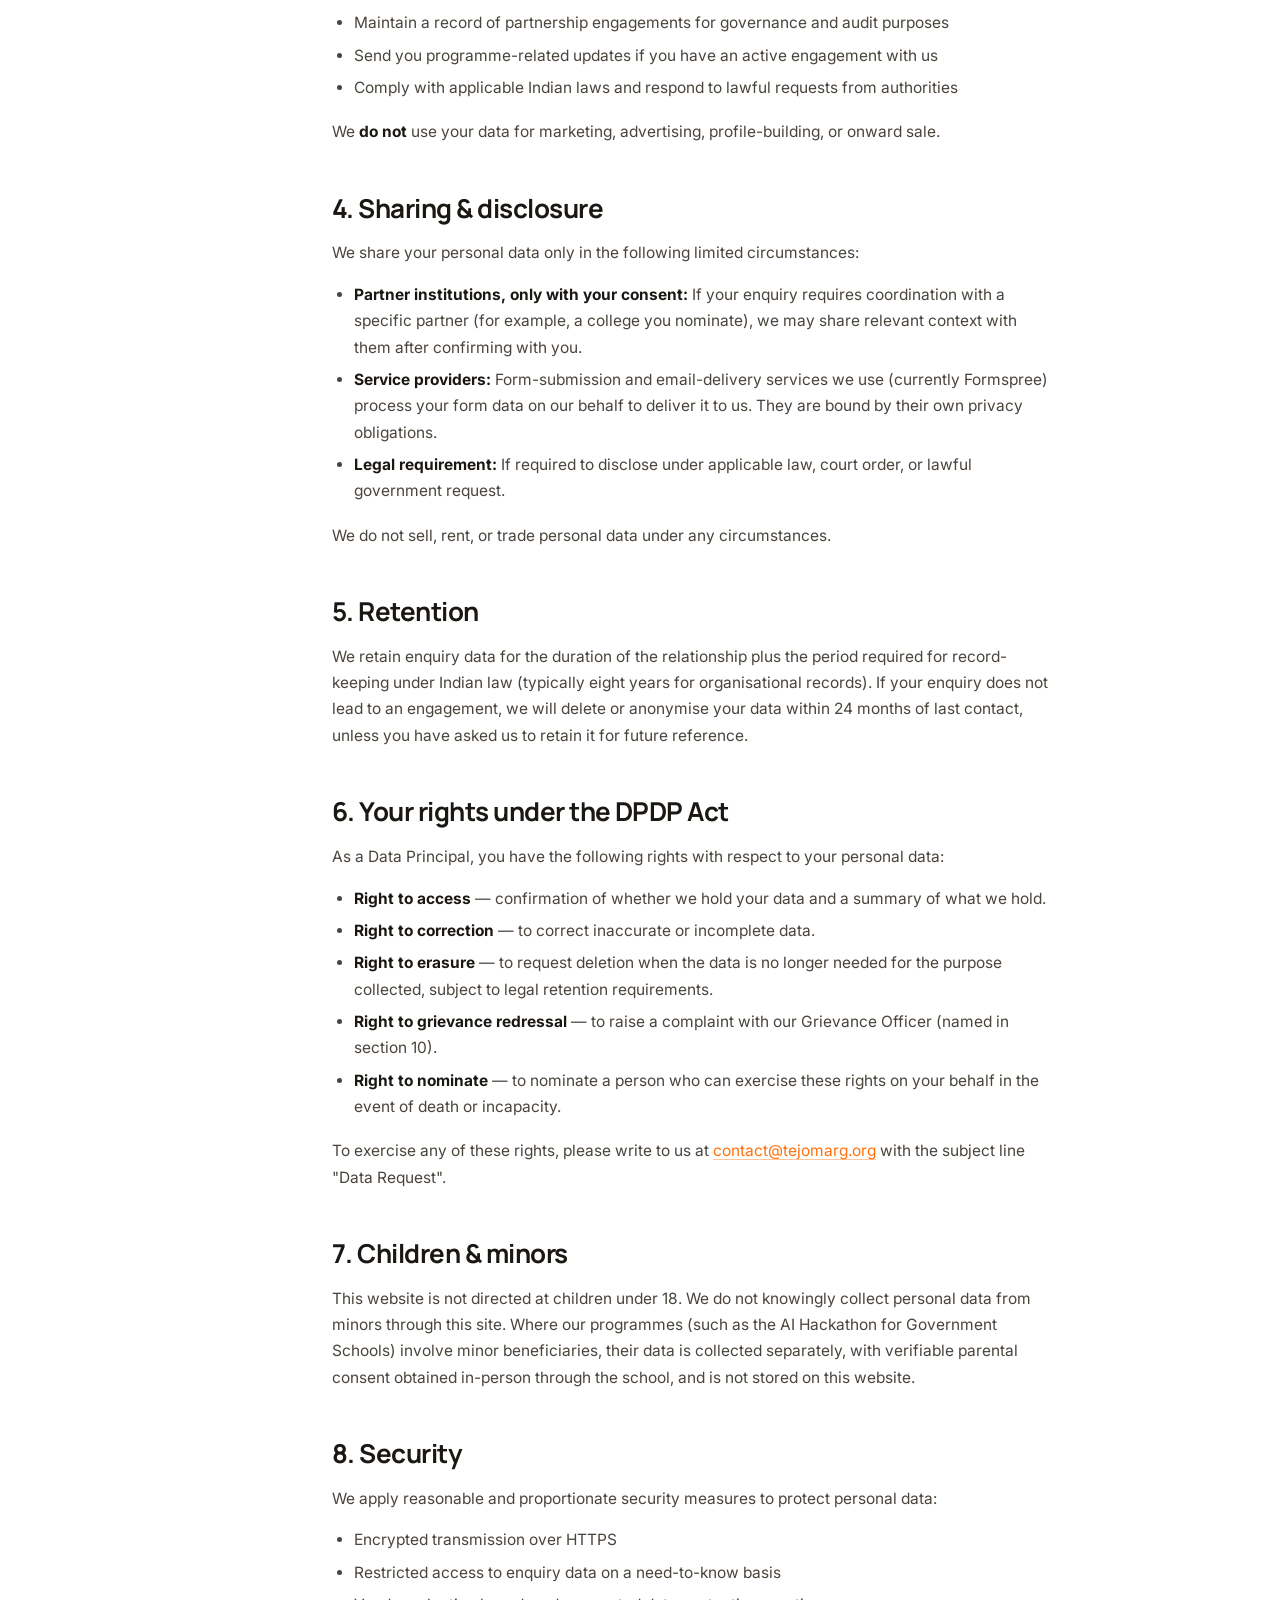
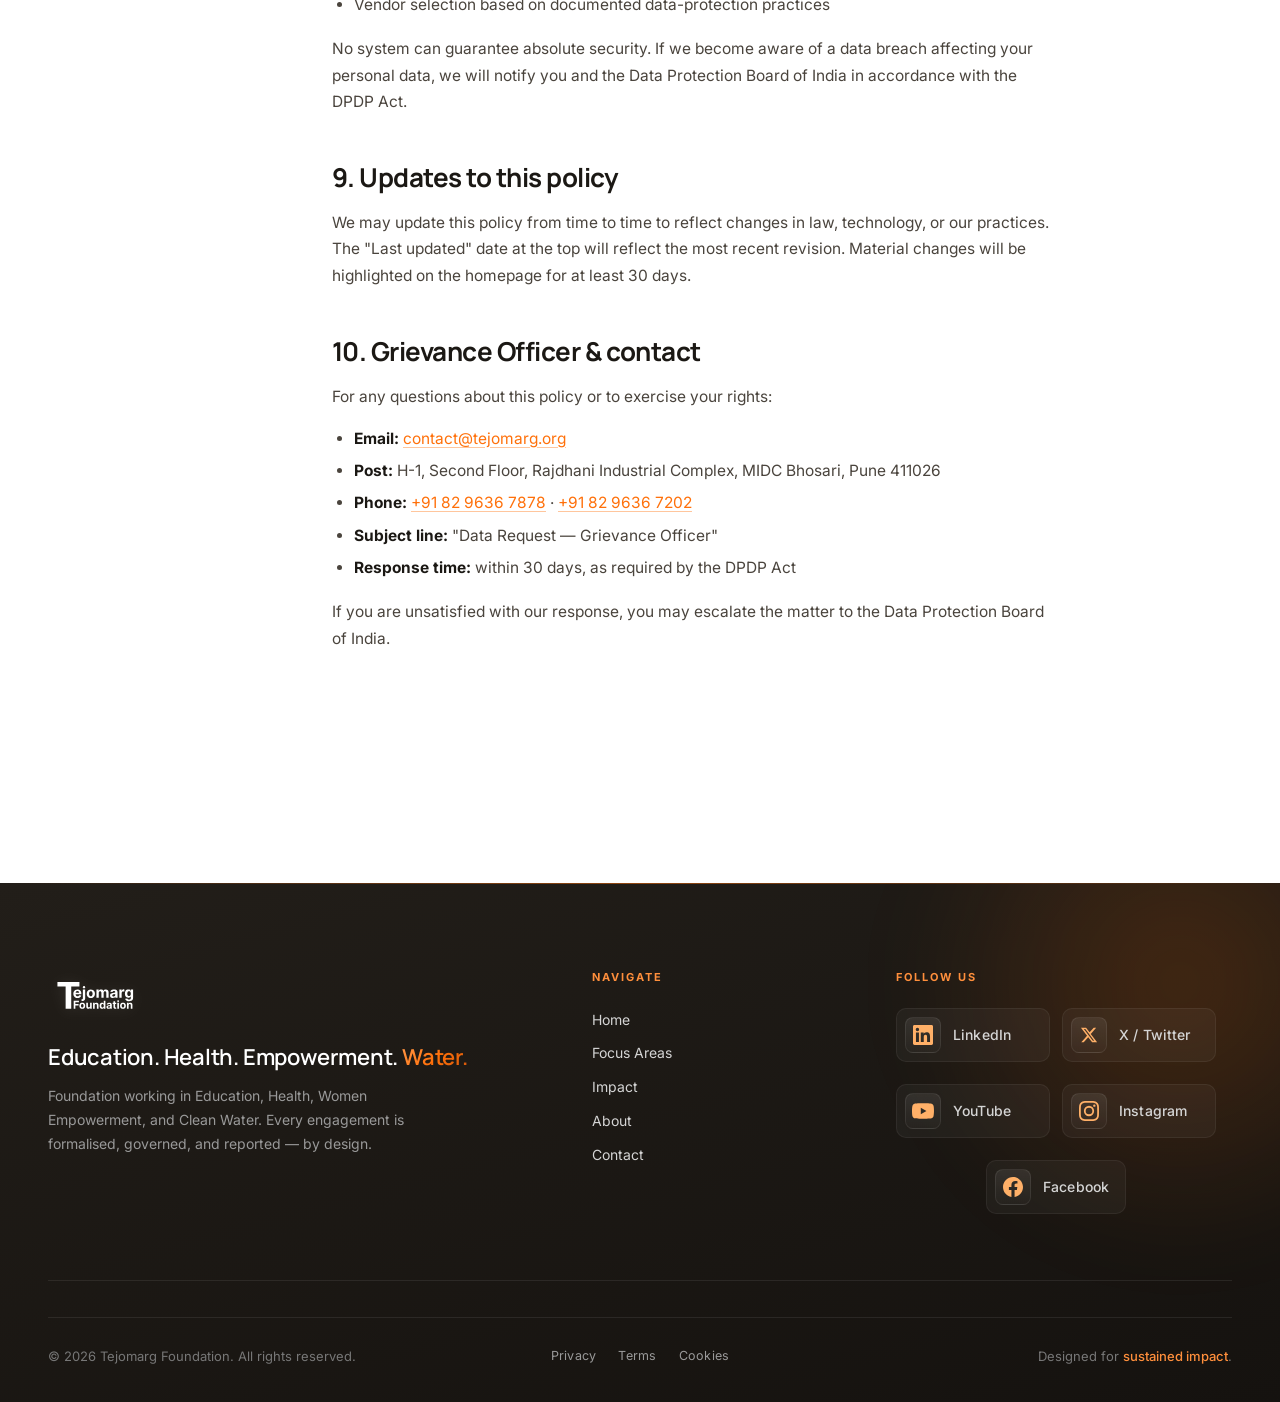
<file: privacy.html>
<!doctype html>
<html lang="en">
<head>
<meta charset="utf-8"/>
<meta name="viewport" content="width=device-width, initial-scale=1"/>
<title>Privacy Policy — Tejomarg Foundation</title>
<meta name="description" content="How Tejomarg Foundation collects, uses, and protects personal data submitted via this website, in accordance with the Digital Personal Data Protection Act, 2023."/>
<link rel="preconnect" href="https://fonts.googleapis.com"/>
<link rel="preconnect" href="https://fonts.gstatic.com" crossorigin/>
<link href="https://fonts.googleapis.com/css2?family=Inter:wght@400;500;600;700&family=Manrope:wght@500;600;700;800&family=JetBrains+Mono:wght@400;500&display=swap" rel="stylesheet"/>
<link rel="stylesheet" href="styles.css"/>
<link rel="icon" type="image/svg+xml" href="favicon.svg"/>
<style>
  /* Long-form legal page layout */
  .legal-hero {
    padding: 88px 0 40px;
    background:
      radial-gradient(700px 280px at 10% 30%, rgba(255,112,10,0.08), transparent 70%),
      var(--tm-paper);
  }
  .legal-hero h1 {
    font-size: clamp(36px, 5vw, 60px);
    font-weight: 800;
    letter-spacing: -0.03em;
    max-width: 820px;
  }
  .legal-hero h1 .accent {
    background: var(--gloss-orange);
    -webkit-background-clip: text;
    background-clip: text;
    -webkit-text-fill-color: transparent;
  }
  .legal-hero .updated {
    font-family: var(--font-mono);
    font-size: 12px;
    color: var(--tm-gray);
    letter-spacing: 0.08em;
    margin-top: 22px;
  }
  .legal-section {
    padding: 56px 0 96px;
    border-top: 1px solid var(--tm-gray-mist);
  }
  .legal-grid {
    display: grid;
    grid-template-columns: 220px 1fr;
    gap: 64px;
    max-width: 1080px;
  }
  .legal-toc {
    position: sticky;
    top: 100px;
    align-self: start;
  }
  .legal-toc h4 {
    font-size: 11px;
    letter-spacing: 0.16em;
    text-transform: uppercase;
    color: var(--tm-orange);
    margin-bottom: 16px;
    font-family: var(--font-body);
    font-weight: 700;
  }
  .legal-toc ol {
    list-style: none;
    counter-reset: t;
    padding: 0; margin: 0;
  }
  .legal-toc li {
    counter-increment: t;
    margin-bottom: 10px;
    position: relative;
    padding-left: 26px;
  }
  .legal-toc li::before {
    content: counter(t, decimal-leading-zero);
    position: absolute;
    left: 0; top: 1px;
    font-family: var(--font-mono);
    font-size: 11px;
    color: var(--tm-gray);
  }
  .legal-toc a {
    font-size: 14px;
    color: var(--tm-ink);
    line-height: 1.45;
    display: inline-block;
  }
  .legal-toc a:hover { color: var(--tm-orange); }

  .legal-body { max-width: 720px; }
  .legal-body h2 {
    font-family: var(--font-display);
    font-size: 26px;
    font-weight: 700;
    letter-spacing: -0.02em;
    margin: 48px 0 18px;
    scroll-margin-top: 100px;
    color: var(--tm-ink);
  }
  .legal-body h2:first-child { margin-top: 0; }
  .legal-body h3 {
    font-family: var(--font-display);
    font-size: 18px;
    font-weight: 700;
    margin: 28px 0 10px;
    color: var(--tm-ink);
  }
  .legal-body p, .legal-body li {
    font-size: 15.5px;
    line-height: 1.7;
    color: var(--tm-gray-deep);
  }
  .legal-body ul { padding-left: 22px; margin: 12px 0 18px; }
  .legal-body li { margin-bottom: 6px; }
  .legal-body a { color: var(--tm-orange); text-decoration: underline; text-decoration-color: rgba(255,112,10,0.4); text-underline-offset: 3px; }
  .legal-body strong { color: var(--tm-ink); }
  .legal-callout {
    background: linear-gradient(180deg, #FFF5EC 0%, #FFE9D6 100%);
    border-left: 4px solid var(--tm-orange);
    border-radius: 8px;
    padding: 18px 22px;
    margin: 22px 0;
    font-size: 14.5px;
    line-height: 1.6;
    color: var(--tm-ink);
  }

  @media (max-width: 900px) {
    .legal-grid { grid-template-columns: 1fr; gap: 32px; }
    .legal-toc { position: static; }
  }
</style>
</head>
<body>

<!-- ============ HEADER (single row · logo left · nav right) ============ -->
<header class="site-header">
  <div class="header-inner">
    <a class="brand" href="index.html" aria-label="Tejomarg Foundation">
      <img src="logo.svg" alt="Tejomarg Foundation"/>
    </a>
    <button class="nav-toggle" aria-label="Toggle menu" aria-expanded="false">
      <span></span><span></span><span></span>
    </button>
    <nav class="nav" aria-label="Primary">
      <a href="index.html">Home</a>
      <a href="initiatives.html">Focus Areas</a>
      <a href="impact.html">Impact</a>
      <a href="about.html">About</a>
      <a href="contact.html">Contact</a>
    </nav>
  </div>
</header>

<section class="legal-hero">
  <div class="container">
    <span class="eyebrow">Legal · Privacy</span>
    <h1>Privacy <span class="accent">Policy</span>.</h1>
    <p class="updated">Last updated: 25 May 2026 · Governed by the laws of India</p>
  </div>
</section>

<section class="legal-section">
  <div class="container">
    <div class="legal-grid">

      <aside class="legal-toc" aria-label="Contents">
        <h4>Contents</h4>
        <ol>
          <li><a href="#scope">Scope &amp; applicability</a></li>
          <li><a href="#data">What we collect</a></li>
          <li><a href="#use">How we use it</a></li>
          <li><a href="#share">Sharing &amp; disclosure</a></li>
          <li><a href="#retention">Retention</a></li>
          <li><a href="#rights">Your rights</a></li>
          <li><a href="#minors">Children &amp; minors</a></li>
          <li><a href="#security">Security</a></li>
          <li><a href="#updates">Updates</a></li>
          <li><a href="#contact">Contact</a></li>
        </ol>
      </aside>

      <article class="legal-body">

        <h2 id="scope">1. Scope &amp; applicability</h2>
        <p>This Privacy Policy explains how <strong>Tejomarg Foundation</strong> (referred to as "the Foundation," "we," "us," or "our") collects, uses, stores, and protects personal data submitted through this website (<strong>tejomarg.org</strong>) and any sub-domains, forms, or communication channels that link back to it.</p>
        <p>This policy is issued in accordance with the <strong>Digital Personal Data Protection Act, 2023</strong> ("DPDP Act") and the Information Technology Act, 2000, and is intended to be read together with our <a href="terms.html">Terms of Use</a> and <a href="cookies.html">Cookies Policy</a>.</p>

        <h2 id="data">2. What personal data we collect</h2>
        <p>We collect only the personal data you voluntarily provide to us. Specifically:</p>
        <h3>2.1 Enquiry form submissions</h3>
        <p>When you submit the contact form on this website, we collect:</p>
        <ul>
          <li>Your name</li>
          <li>Your organisation</li>
          <li>Your email address</li>
          <li>The enquiry type you selected</li>
          <li>The message you wrote</li>
        </ul>

        <h3>2.2 Email correspondence</h3>
        <p>If you write to us directly at <a href="mailto:contact@tejomarg.org">contact@tejomarg.org</a>, we receive your email address, any name you sign with, and the content of your message.</p>

        <h3>2.3 Technical / browser data</h3>
        <p>Our hosting provider may automatically log basic technical data such as your IP address, browser type, device type, referring URL, and access timestamps. This is standard server log behaviour. We do not currently use third-party analytics, advertising trackers, or behavioural profiling.</p>

        <div class="legal-callout">
          <strong>What we don't collect:</strong> We do not collect financial information, government identifiers (Aadhaar, PAN), biometric data, or sensitive personal information (caste, religion, health) through this website.
        </div>

        <h2 id="use">3. How we use your data</h2>
        <p>We use the personal data you provide only to:</p>
        <ul>
          <li>Respond to your enquiry, proposal, or partnership request</li>
          <li>Schedule and conduct subsequent communication (calls, meetings, emails)</li>
          <li>Maintain a record of partnership engagements for governance and audit purposes</li>
          <li>Send you programme-related updates if you have an active engagement with us</li>
          <li>Comply with applicable Indian laws and respond to lawful requests from authorities</li>
        </ul>
        <p>We <strong>do not</strong> use your data for marketing, advertising, profile-building, or onward sale.</p>

        <h2 id="share">4. Sharing &amp; disclosure</h2>
        <p>We share your personal data only in the following limited circumstances:</p>
        <ul>
          <li><strong>Partner institutions, only with your consent:</strong> If your enquiry requires coordination with a specific partner (for example, a college you nominate), we may share relevant context with them after confirming with you.</li>
          <li><strong>Service providers:</strong> Form-submission and email-delivery services we use (currently Formspree) process your form data on our behalf to deliver it to us. They are bound by their own privacy obligations.</li>
          <li><strong>Legal requirement:</strong> If required to disclose under applicable law, court order, or lawful government request.</li>
        </ul>
        <p>We do not sell, rent, or trade personal data under any circumstances.</p>

        <h2 id="retention">5. Retention</h2>
        <p>We retain enquiry data for the duration of the relationship plus the period required for record-keeping under Indian law (typically eight years for organisational records). If your enquiry does not lead to an engagement, we will delete or anonymise your data within 24 months of last contact, unless you have asked us to retain it for future reference.</p>

        <h2 id="rights">6. Your rights under the DPDP Act</h2>
        <p>As a Data Principal, you have the following rights with respect to your personal data:</p>
        <ul>
          <li><strong>Right to access</strong> — confirmation of whether we hold your data and a summary of what we hold.</li>
          <li><strong>Right to correction</strong> — to correct inaccurate or incomplete data.</li>
          <li><strong>Right to erasure</strong> — to request deletion when the data is no longer needed for the purpose collected, subject to legal retention requirements.</li>
          <li><strong>Right to grievance redressal</strong> — to raise a complaint with our Grievance Officer (named in section 10).</li>
          <li><strong>Right to nominate</strong> — to nominate a person who can exercise these rights on your behalf in the event of death or incapacity.</li>
        </ul>
        <p>To exercise any of these rights, please write to us at <a href="mailto:contact@tejomarg.org">contact@tejomarg.org</a> with the subject line "Data Request".</p>

        <h2 id="minors">7. Children &amp; minors</h2>
        <p>This website is not directed at children under 18. We do not knowingly collect personal data from minors through this site. Where our programmes (such as the AI Hackathon for Government Schools) involve minor beneficiaries, their data is collected separately, with verifiable parental consent obtained in-person through the school, and is not stored on this website.</p>

        <h2 id="security">8. Security</h2>
        <p>We apply reasonable and proportionate security measures to protect personal data:</p>
        <ul>
          <li>Encrypted transmission over HTTPS</li>
          <li>Restricted access to enquiry data on a need-to-know basis</li>
          <li>Vendor selection based on documented data-protection practices</li>
        </ul>
        <p>No system can guarantee absolute security. If we become aware of a data breach affecting your personal data, we will notify you and the Data Protection Board of India in accordance with the DPDP Act.</p>

        <h2 id="updates">9. Updates to this policy</h2>
        <p>We may update this policy from time to time to reflect changes in law, technology, or our practices. The "Last updated" date at the top will reflect the most recent revision. Material changes will be highlighted on the homepage for at least 30 days.</p>

        <h2 id="contact">10. Grievance Officer &amp; contact</h2>
        <p>For any questions about this policy or to exercise your rights:</p>
        <ul>
          <li><strong>Email:</strong> <a href="mailto:contact@tejomarg.org">contact@tejomarg.org</a></li>
          <li><strong>Post:</strong> H-1, Second Floor, Rajdhani Industrial Complex, MIDC Bhosari, Pune 411026</li>
          <li><strong>Phone:</strong> <a href="tel:+918296367878">+91 82 9636 7878</a> &middot; <a href="tel:+918296367202">+91 82 9636 7202</a></li>
          <li><strong>Subject line:</strong> "Data Request — Grievance Officer"</li>
          <li><strong>Response time:</strong> within 30 days, as required by the DPDP Act</li>
        </ul>
        <p>If you are unsatisfied with our response, you may escalate the matter to the Data Protection Board of India.</p>

      </article>
    </div>
  </div>
</section>

<!-- ============ FOOTER ============ -->
<footer class="site-footer">
  <div class="container">
    <div class="footer-grid">
      <div class="footer-brand-block">
        <img src="logo.svg" alt="Tejomarg Foundation"/>
        <p class="tag">Education. Health. Empowerment. <em>Water.</em></p>
        <p style="max-width: 380px;">Foundation working in Education, Health, Women Empowerment, and Clean Water. Every engagement is formalised, governed, and reported — by design.</p>
      </div>
      <div>
        <h4>Navigate</h4>
        <ul>
          <li><a href="index.html">Home</a></li>
          <li><a href="initiatives.html">Focus Areas</a></li>
          <li><a href="impact.html">Impact</a></li>
          <li><a href="about.html">About</a></li>
          <li><a href="contact.html">Contact</a></li>
        </ul>
      </div>
      <div class="footer-social">
        <h4>Follow Us</h4>
        <ul class="social-list">
          <li>
            <a href="https://www.linkedin.com/in/tejomarg-foundation-815b42413" aria-label="LinkedIn" target="_blank" rel="noopener noreferrer">
              <span class="social-icon"><svg viewBox="0 0 24 24" width="20" height="20" fill="currentColor" aria-hidden="true"><path d="M20.45 20.45h-3.55v-5.57c0-1.33-.02-3.04-1.85-3.04-1.86 0-2.14 1.45-2.14 2.94v5.67H9.36V9h3.41v1.56h.05c.47-.9 1.63-1.85 3.36-1.85 3.59 0 4.25 2.36 4.25 5.43v6.31zM5.34 7.43a2.06 2.06 0 1 1 0-4.12 2.06 2.06 0 0 1 0 4.12zM7.12 20.45H3.56V9h3.56v11.45zM22.22 0H1.77C.79 0 0 .77 0 1.72v20.56C0 23.23.79 24 1.77 24h20.45c.98 0 1.78-.77 1.78-1.72V1.72C24 .77 23.2 0 22.22 0z"/></svg></span>
              <span class="social-label">LinkedIn</span>
            </a>
          </li>
          <li>
            <a href="https://x.com/tejomarg_found" aria-label="X (formerly Twitter)" target="_blank" rel="noopener noreferrer">
              <span class="social-icon"><svg viewBox="0 0 24 24" width="18" height="18" fill="currentColor" aria-hidden="true"><path d="M18.244 2.25h3.308l-7.227 8.26 8.502 11.24H16.17l-5.214-6.817L4.99 21.75H1.68l7.73-8.835L1.254 2.25H8.08l4.713 6.231zm-1.161 17.52h1.833L7.084 4.126H5.117z"/></svg></span>
              <span class="social-label">X / Twitter</span>
            </a>
          </li>
          <li>
            <a href="https://www.youtube.com/@TejomargFoundation" aria-label="YouTube" target="_blank" rel="noopener noreferrer">
              <span class="social-icon"><svg viewBox="0 0 24 24" width="22" height="22" fill="currentColor" aria-hidden="true"><path d="M23.5 6.2a3 3 0 0 0-2.1-2.1C19.5 3.6 12 3.6 12 3.6s-7.5 0-9.4.5A3 3 0 0 0 .5 6.2C0 8.1 0 12 0 12s0 3.9.5 5.8a3 3 0 0 0 2.1 2.1c1.9.5 9.4.5 9.4.5s7.5 0 9.4-.5a3 3 0 0 0 2.1-2.1c.5-1.9.5-5.8.5-5.8s0-3.9-.5-5.8zM9.6 15.6V8.4l6.2 3.6-6.2 3.6z"/></svg></span>
              <span class="social-label">YouTube</span>
            </a>
          </li>
          <li>
            <a href="https://www.instagram.com/tejomargfoundation/" aria-label="Instagram" target="_blank" rel="noopener noreferrer">
              <span class="social-icon"><svg viewBox="0 0 24 24" width="20" height="20" fill="currentColor" aria-hidden="true"><path d="M12 2.16c3.2 0 3.58.01 4.85.07 1.17.05 1.8.25 2.23.41.56.22.96.48 1.38.9.42.42.68.82.9 1.38.16.42.36 1.06.41 2.23.06 1.27.07 1.65.07 4.85s-.01 3.58-.07 4.85c-.05 1.17-.25 1.8-.41 2.23-.22.56-.48.96-.9 1.38-.42.42-.82.68-1.38.9-.42.16-1.06.36-2.23.41-1.27.06-1.65.07-4.85.07s-3.58-.01-4.85-.07c-1.17-.05-1.8-.25-2.23-.41a3.7 3.7 0 0 1-1.38-.9 3.7 3.7 0 0 1-.9-1.38c-.16-.42-.36-1.06-.41-2.23-.06-1.27-.07-1.65-.07-4.85s.01-3.58.07-4.85c.05-1.17.25-1.8.41-2.23.22-.56.48-.96.9-1.38.42-.42.82-.68 1.38-.9.42-.16 1.06-.36 2.23-.41C8.42 2.17 8.8 2.16 12 2.16M12 0C8.74 0 8.33.01 7.05.07 5.78.13 4.9.33 4.14.63a5.86 5.86 0 0 0-2.13 1.38A5.86 5.86 0 0 0 .63 4.14C.33 4.9.13 5.78.07 7.05.01 8.33 0 8.74 0 12s.01 3.67.07 4.95c.06 1.27.26 2.15.56 2.91.31.78.73 1.45 1.38 2.13a5.86 5.86 0 0 0 2.13 1.38c.76.3 1.64.5 2.91.56C8.33 23.99 8.74 24 12 24s3.67-.01 4.95-.07c1.27-.06 2.15-.26 2.91-.56.78-.31 1.45-.73 2.13-1.38a5.86 5.86 0 0 0 1.38-2.13c.3-.76.5-1.64.56-2.91.06-1.28.07-1.69.07-4.95s-.01-3.67-.07-4.95c-.06-1.27-.26-2.15-.56-2.91a5.86 5.86 0 0 0-1.38-2.13A5.86 5.86 0 0 0 19.86.63c-.76-.3-1.64-.5-2.91-.56C15.67.01 15.26 0 12 0zm0 5.84a6.16 6.16 0 1 0 0 12.32 6.16 6.16 0 0 0 0-12.32zM12 16a4 4 0 1 1 0-8 4 4 0 0 1 0 8zm6.4-11.85a1.44 1.44 0 1 0 0 2.88 1.44 1.44 0 0 0 0-2.88z"/></svg></span>
              <span class="social-label">Instagram</span>
            </a>
          </li>
          <li>
            <a href="https://www.facebook.com/profile.php?id=61590762263120" aria-label="Facebook" target="_blank" rel="noopener noreferrer">
              <span class="social-icon"><svg viewBox="0 0 24 24" width="20" height="20" fill="currentColor" aria-hidden="true"><path d="M24 12.07C24 5.4 18.63 0 12 0S0 5.4 0 12.07C0 18.1 4.39 23.1 10.13 24v-8.44H7.08v-3.49h3.05V9.41c0-3.02 1.79-4.69 4.53-4.69 1.31 0 2.69.23 2.69.23v2.97H15.83c-1.5 0-1.96.93-1.96 1.89v2.26h3.34l-.53 3.5h-2.8V24C19.61 23.1 24 18.1 24 12.07z"/></svg></span>
              <span class="social-label">Facebook</span>
            </a>
          </li>
        </ul>
      </div>
    </div>

    <!-- Trust & registration block — fill these in once the entity is fully registered -->
    <div class="footer-bottom">
      <div>© 2026 Tejomarg Foundation. All rights reserved.</div>
      <div class="footer-legal-links">
        <a href="privacy.html">Privacy</a>
        <a href="terms.html">Terms</a>
        <a href="cookies.html">Cookies</a>
      </div>
      <div>Designed for <strong>sustained impact</strong>.</div>
    </div>
  </div>
</footer>

<!-- Cookies banner -->
<div id="cookie-banner" role="dialog" aria-label="Cookie notice" hidden>
  <div class="cb-body">
    <p>We use a single, essential cookie to remember this choice. We don't use trackers, analytics, or advertising cookies. <a href="cookies.html">Read our Cookies Policy →</a></p>
    <div class="cb-actions">
      <button type="button" class="btn btn-primary cb-accept">Got it</button>
    </div>
  </div>
</div>

<script src="motions.js"></script>
<script src="scripts.js"></script>
<script>
  // Cookie banner — shown until dismissed via localStorage. The site itself uses no
  // tracking cookies; this banner exists for transparency under DPDP Act conventions.
  (function () {
    try {
      if (localStorage.getItem('tm-cookie-ack')) return;
    } catch (_) { /* localStorage may be blocked in private mode — banner shows anyway */ }
    const banner = document.getElementById('cookie-banner');
    if (!banner) return;
    banner.hidden = false;
    requestAnimationFrame(() => banner.classList.add('is-shown'));
    banner.querySelector('.cb-accept').addEventListener('click', () => {
      try { localStorage.setItem('tm-cookie-ack', '1'); } catch (_) {}
      banner.classList.remove('is-shown');
      setTimeout(() => banner.hidden = true, 350);
    });
  })();
</script>
</body>
</html>
</file>
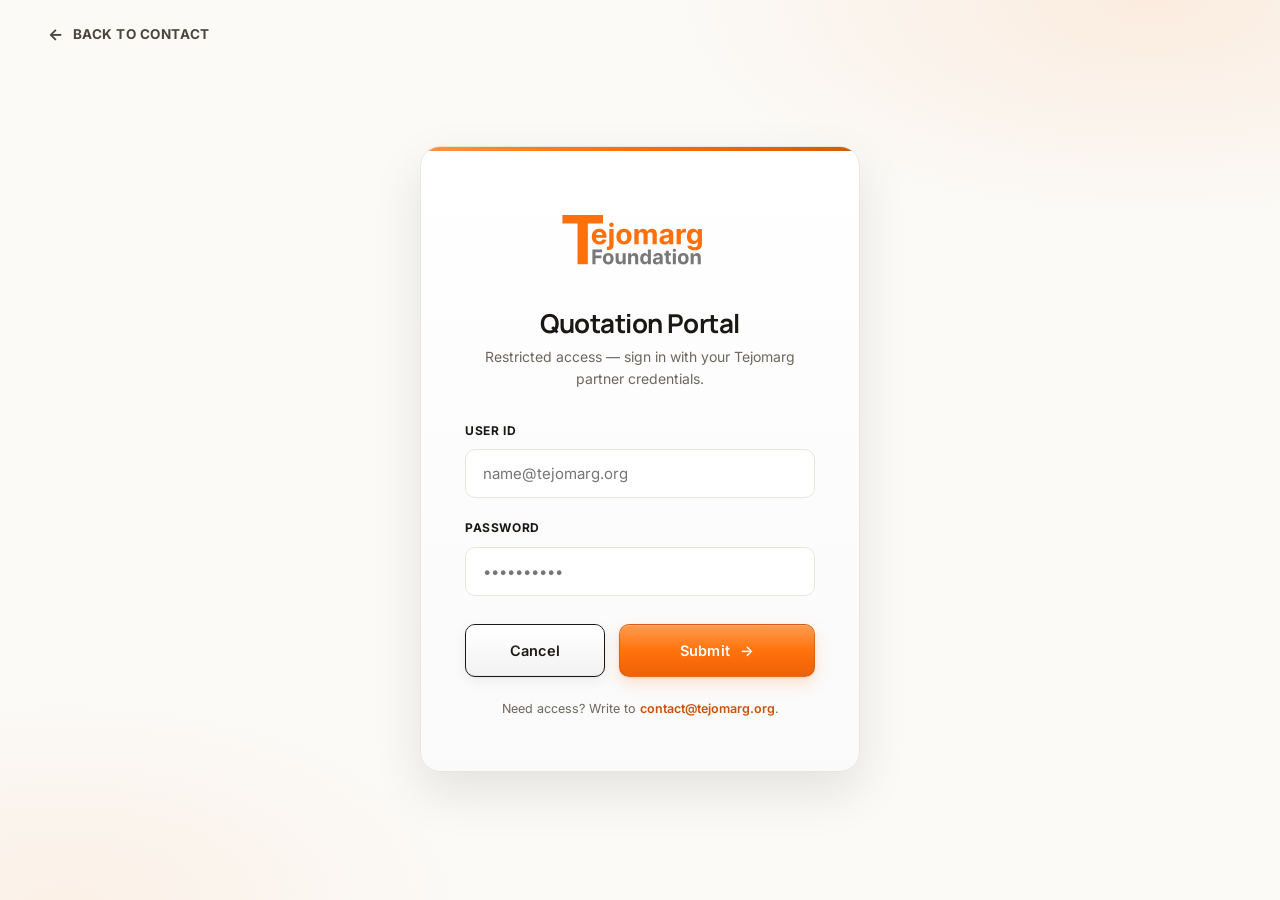
<file: quotation-login.html>
<!doctype html>
<html lang="en">
<head>
<meta charset="utf-8"/>
<meta name="viewport" content="width=device-width, initial-scale=1"/>
<title>Quotation Portal Sign In — Tejomarg Foundation</title>
<meta name="description" content="Sign in to the Tejomarg Foundation Quotation Portal."/>
<meta name="robots" content="noindex, nofollow"/>
<link rel="preconnect" href="https://fonts.googleapis.com"/>
<link rel="preconnect" href="https://fonts.gstatic.com" crossorigin/>
<link href="https://fonts.googleapis.com/css2?family=Inter:wght@400;500;600;700&family=Manrope:wght@500;600;700;800&display=swap" rel="stylesheet"/>
<link rel="stylesheet" href="styles.css"/>
<link rel="icon" type="image/svg+xml" href="favicon.svg"/>
<style>
  body {
    min-height: 100vh;
    background:
      radial-gradient(700px 320px at 90% 0%, rgba(255,112,10,0.10), transparent 70%),
      radial-gradient(600px 300px at 5% 100%, rgba(255,112,10,0.07), transparent 70%),
      var(--tm-off-white);
    display: flex;
    flex-direction: column;
  }

  .login-topbar {
    padding: 22px clamp(20px, 4vw, 48px);
  }
  .back-link {
    display: inline-flex;
    align-items: center;
    gap: 9px;
    font-size: 13.5px;
    font-weight: 700;
    letter-spacing: 0.04em;
    color: var(--tm-gray-deep);
    text-transform: uppercase;
    transition: color .2s;
  }
  .back-link .chev { transition: transform .2s; font-size: 16px; }
  .back-link:hover { color: var(--tm-orange); }
  .back-link:hover .chev { transform: translateX(-4px); }

  .login-stage {
    flex: 1;
    display: flex;
    align-items: center;
    justify-content: center;
    padding: 12px 20px 64px;
  }

  .login-card {
    width: 100%;
    max-width: 440px;
    background: linear-gradient(180deg, #FFFFFF 0%, #FAFAFA 100%);
    border: 1.5px solid var(--tm-gray-mist);
    border-radius: 20px;
    padding: 48px 44px 40px;
    box-shadow: 0 20px 50px rgba(27,24,20,0.10);
    position: relative;
    overflow: hidden;
  }
  .login-card::before {
    content: "";
    position: absolute;
    top: 0; left: 0; right: 0;
    height: 4px;
    background: linear-gradient(90deg, #FF9244 0%, #FF700A 45%, #D45A00 100%);
  }

  .login-logo {
    display: block;
    margin: 0 auto 26px;
    width: 190px;
    max-width: 80%;
  }
  .login-card h1 {
    font-family: var(--font-display);
    font-size: 26px;
    font-weight: 700;
    letter-spacing: -0.02em;
    text-align: center;
    margin-bottom: 8px;
    color: var(--tm-ink);
  }
  .login-card .sub {
    font-size: 14px;
    color: var(--tm-gray);
    text-align: center;
    margin-bottom: 32px;
    line-height: 1.55;
  }

  .field { margin-bottom: 20px; }
  .field label {
    display: block;
    font-size: 12px;
    font-weight: 700;
    letter-spacing: 0.05em;
    color: var(--tm-ink);
    margin-bottom: 9px;
    text-transform: uppercase;
  }
  .field input {
    width: 100%;
    padding: 14px 17px;
    border: 1.5px solid var(--tm-gray-mist);
    background: var(--tm-paper);
    border-radius: 10px;
    font-family: var(--font-body);
    font-size: 15px;
    color: var(--tm-ink);
    transition: all .2s;
  }
  .field input:focus {
    outline: none;
    border-color: var(--tm-orange);
    box-shadow: 0 0 0 4px rgba(255,112,10,0.12);
  }

  #login-error {
    display: none;
    background: #FFF5F0;
    border: 1.5px solid #E26309;
    color: var(--tm-ink);
    padding: 13px 16px;
    border-radius: 10px;
    font-size: 13.5px;
    line-height: 1.5;
    margin-bottom: 20px;
  }

  .login-actions {
    display: grid;
    grid-template-columns: 1fr 1.4fr;
    gap: 14px;
    margin-top: 28px;
  }
  .login-actions .btn { justify-content: center; padding: 14px 22px; font-size: 14.5px; }

  .login-help {
    margin-top: 22px;
    font-size: 12.5px;
    color: var(--tm-gray);
    text-align: center;
    line-height: 1.55;
  }
  .login-help a { color: var(--tm-orange-deep); font-weight: 600; }

  .login-card.shake { animation: tm-shake .45s ease; }
  @keyframes tm-shake {
    0%, 100% { transform: translateX(0); }
    20% { transform: translateX(-9px); }
    40% { transform: translateX(8px); }
    60% { transform: translateX(-6px); }
    80% { transform: translateX(4px); }
  }

  @media (max-width: 480px) {
    .login-card { padding: 38px 26px 32px; }
    .login-actions { grid-template-columns: 1fr; }
    .login-actions .btn-outline { order: 2; }
  }
</style>
</head>
<body>

<!-- Back to contact -->
<div class="login-topbar">
  <a class="back-link" href="contact.html"><span class="chev">←</span> Back to Contact</a>
</div>

<main class="login-stage">
  <form id="login-form" class="login-card" novalidate>
    <img class="login-logo" src="logo.svg" alt="Tejomarg Foundation"/>
    <h1>Quotation Portal</h1>
    <p class="sub">Restricted access — sign in with your Tejomarg partner credentials.</p>

    <div id="login-error" role="alert" aria-live="assertive">
      <strong>Sign-in failed.</strong> The User ID or Password is incorrect. Please try again.
    </div>

    <div class="field">
      <label for="login-userid">User ID</label>
      <input id="login-userid" name="userid" type="email" placeholder="name@tejomarg.org" autocomplete="username" required/>
    </div>

    <div class="field">
      <label for="login-password">Password</label>
      <input id="login-password" name="password" type="password" placeholder="••••••••••" autocomplete="current-password" required/>
    </div>

    <div class="login-actions">
      <a href="contact.html" class="btn btn-outline">Cancel</a>
      <button type="submit" class="btn btn-primary btn-arrow">Submit <span class="arrow">→</span></button>
    </div>

    <p class="login-help">Need access? Write to <a href="mailto:contact@tejomarg.org?subject=Quotation%20Portal%20Access">contact@tejomarg.org</a>.</p>
  </form>
</main>

<script>
  (function () {
    const form = document.getElementById('login-form');
    const errorBox = document.getElementById('login-error');
    const submitBtn = form.querySelector('button[type="submit"]');

    function showError() {
      errorBox.style.display = 'block';
      form.classList.remove('shake');
      void form.offsetWidth; /* restart animation */
      form.classList.add('shake');
      const pw = document.getElementById('login-password');
      pw.value = '';
      pw.focus();
    }

    form.addEventListener('submit', async function (e) {
      e.preventDefault();
      const userid = document.getElementById('login-userid').value.trim();
      const password = document.getElementById('login-password').value;

      errorBox.style.display = 'none';
      submitBtn.disabled = true;
      submitBtn.classList.add('is-sending');

      try {
        // Credentials are verified on the server (/api/login). The password
        // is never checked or stored in the browser; on success the server
        // sets an HttpOnly session cookie that unlocks the portal.
        const res = await fetch('/api/login', {
          method: 'POST',
          headers: { 'content-type': 'application/json' },
          credentials: 'same-origin',
          body: JSON.stringify({ userid: userid, password: password })
        });
        const data = await res.json().catch(() => ({}));
        if (res.ok && data.ok) {
          window.location.href = data.redirect || 'Quotation_portal/portal.html';
          return;
        }
        showError();
      } catch (_) {
        showError();
      } finally {
        submitBtn.disabled = false;
        submitBtn.classList.remove('is-sending');
      }
    });
  })();
</script>
</body>
</html>
</file>
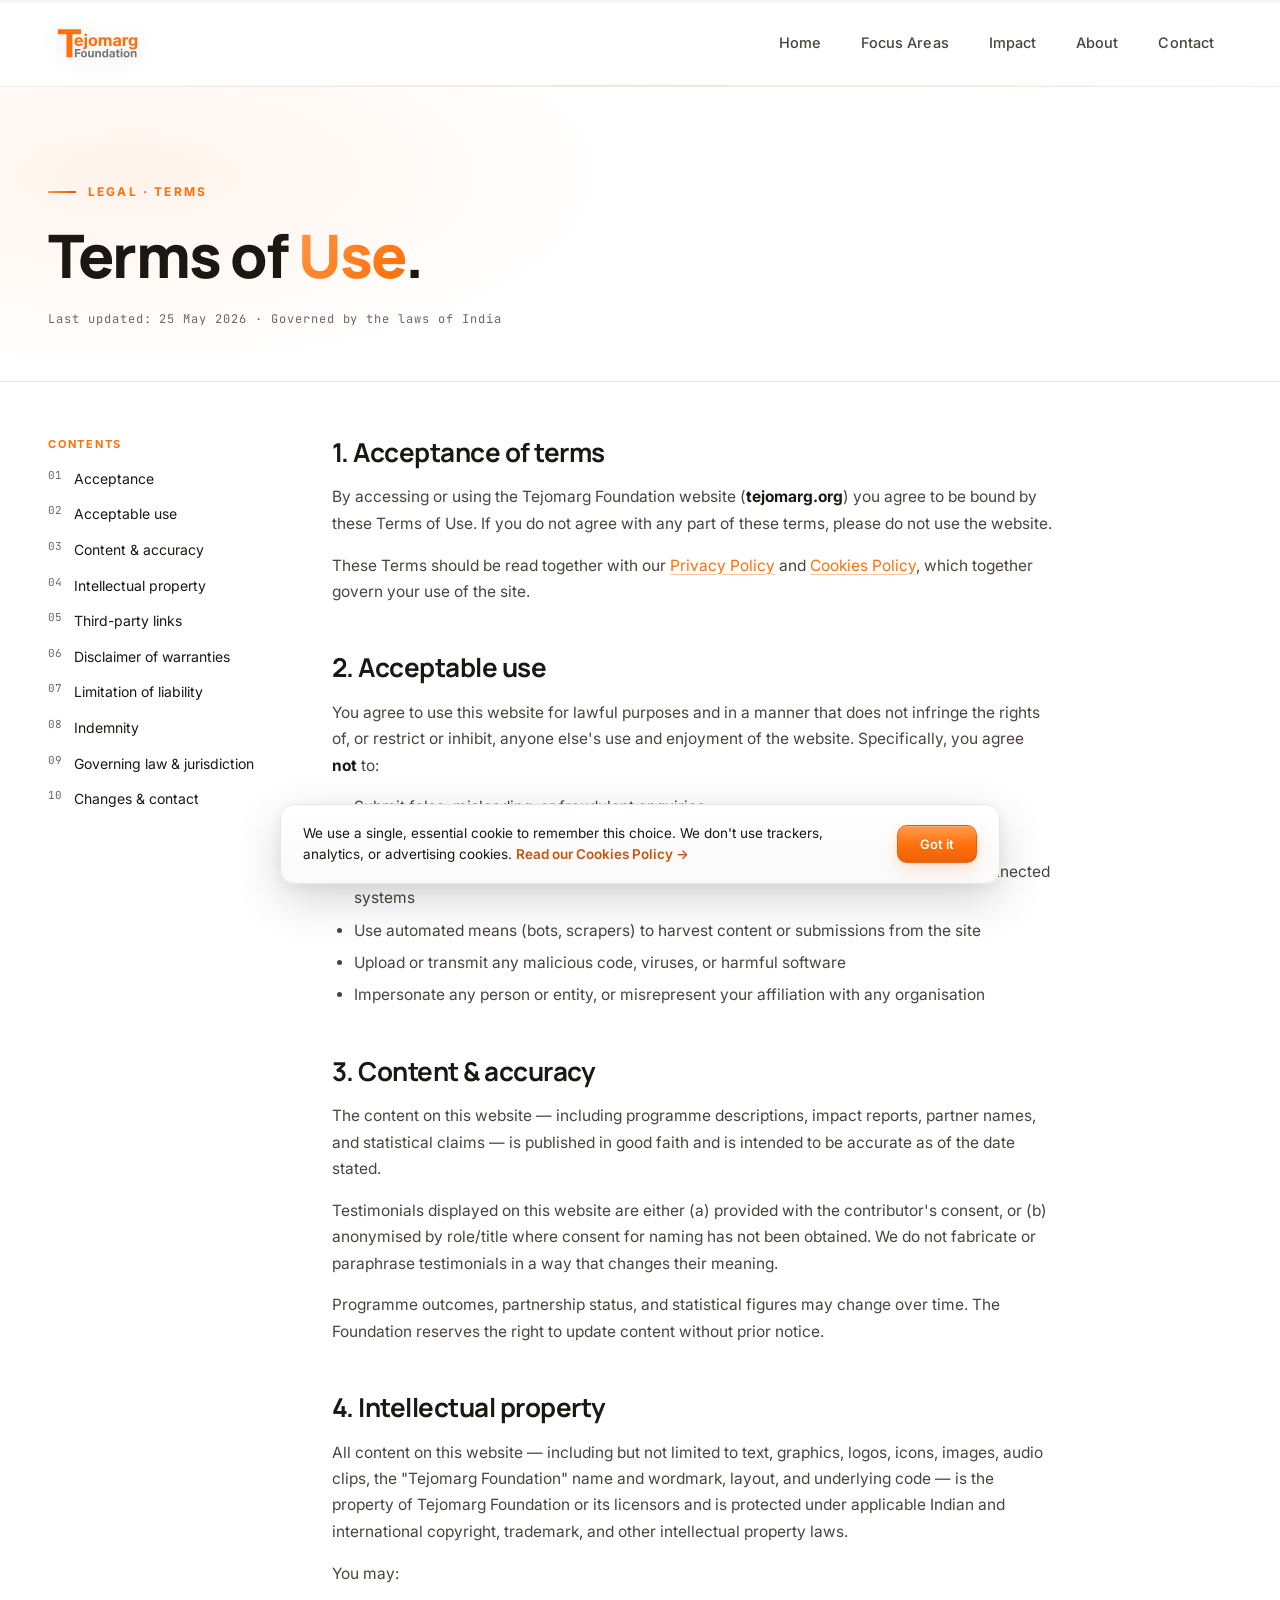
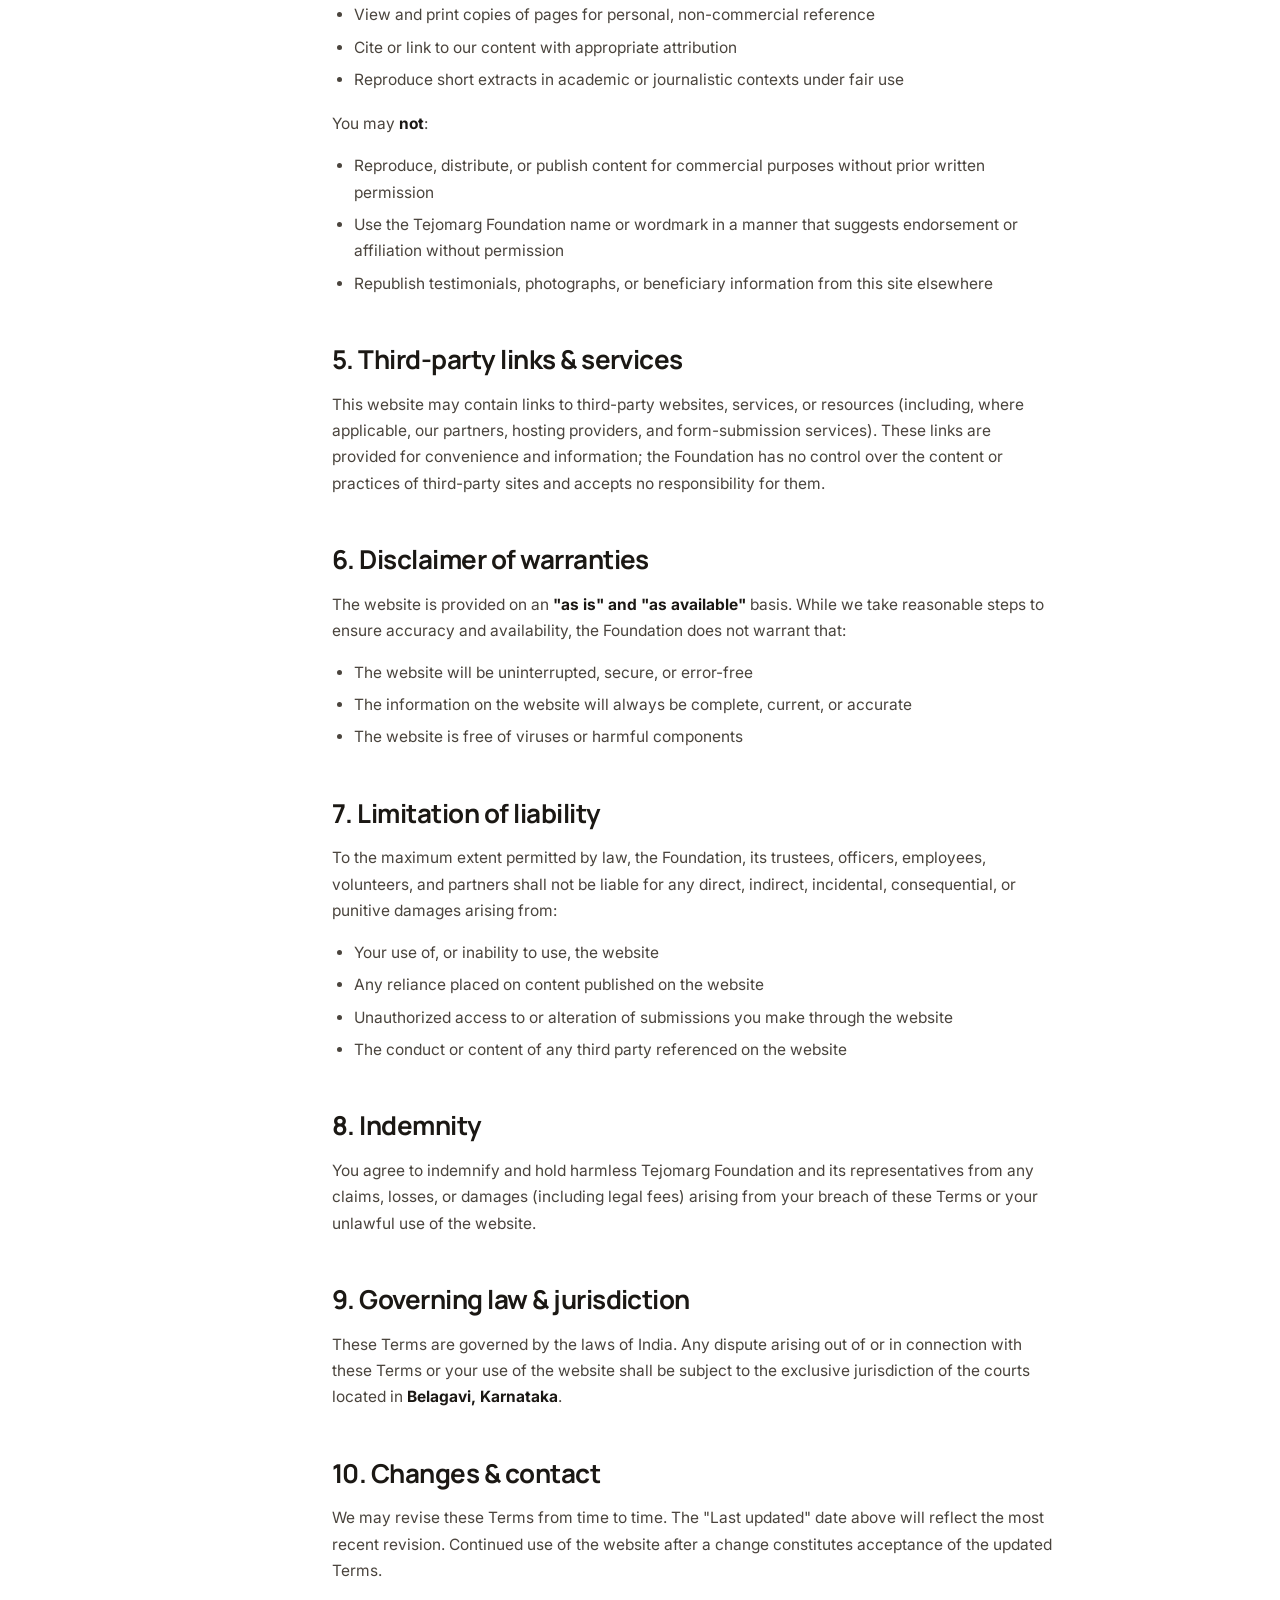
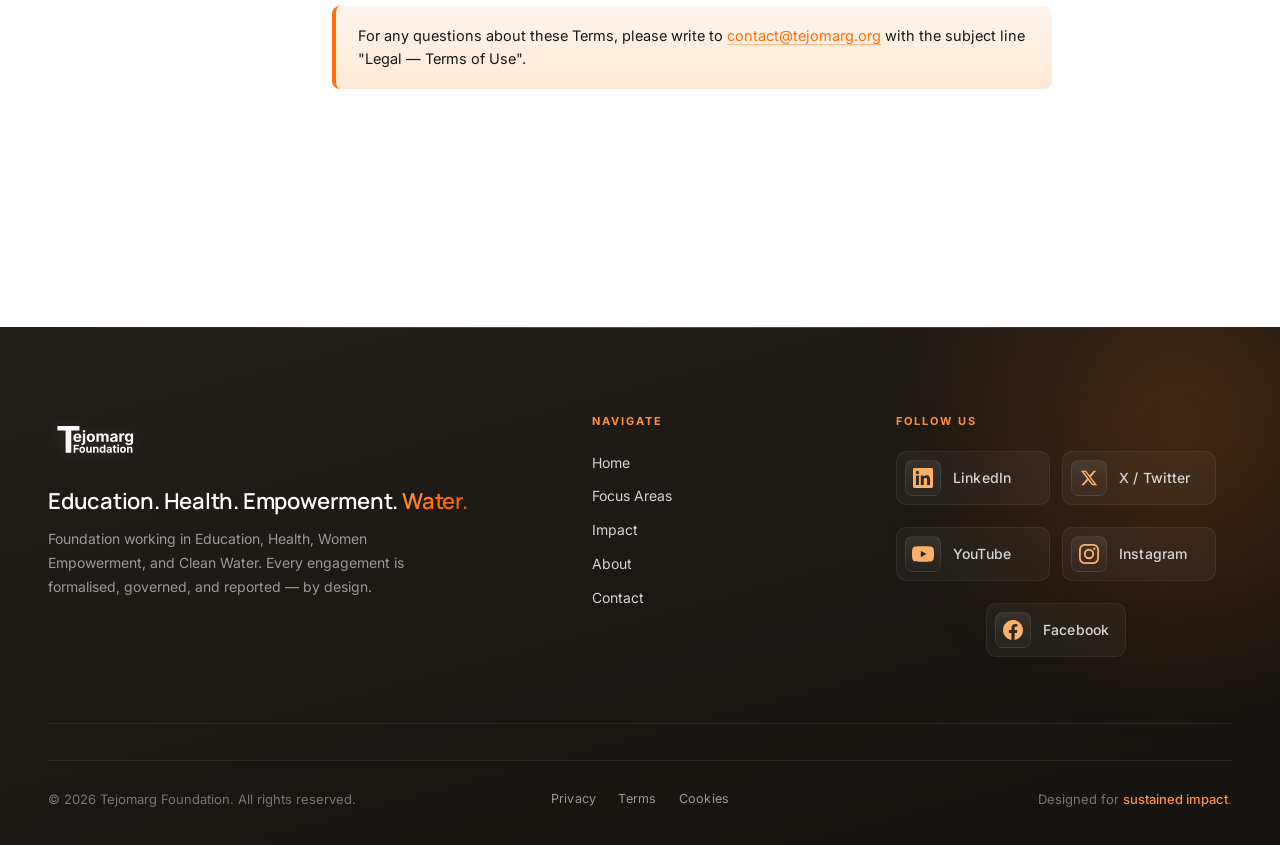
<file: terms.html>
<!doctype html>
<html lang="en">
<head>
<meta charset="utf-8"/>
<meta name="viewport" content="width=device-width, initial-scale=1"/>
<title>Terms of Use — Tejomarg Foundation</title>
<meta name="description" content="Terms governing the use of the Tejomarg Foundation website, including acceptable use, intellectual property, and limitation of liability."/>
<link rel="preconnect" href="https://fonts.googleapis.com"/>
<link rel="preconnect" href="https://fonts.gstatic.com" crossorigin/>
<link href="https://fonts.googleapis.com/css2?family=Inter:wght@400;500;600;700&family=Manrope:wght@500;600;700;800&family=JetBrains+Mono:wght@400;500&display=swap" rel="stylesheet"/>
<link rel="stylesheet" href="styles.css"/>
<link rel="icon" type="image/svg+xml" href="favicon.svg"/>
<style>
  .legal-hero {
    padding: 88px 0 40px;
    background:
      radial-gradient(700px 280px at 10% 30%, rgba(255,112,10,0.08), transparent 70%),
      var(--tm-paper);
  }
  .legal-hero h1 {
    font-size: clamp(36px, 5vw, 60px);
    font-weight: 800;
    letter-spacing: -0.03em;
    max-width: 820px;
  }
  .legal-hero h1 .accent {
    background: var(--gloss-orange);
    -webkit-background-clip: text;
    background-clip: text;
    -webkit-text-fill-color: transparent;
  }
  .legal-hero .updated {
    font-family: var(--font-mono);
    font-size: 12px;
    color: var(--tm-gray);
    letter-spacing: 0.08em;
    margin-top: 22px;
  }
  .legal-section {
    padding: 56px 0 96px;
    border-top: 1px solid var(--tm-gray-mist);
  }
  .legal-grid {
    display: grid;
    grid-template-columns: 220px 1fr;
    gap: 64px;
    max-width: 1080px;
  }
  .legal-toc {
    position: sticky;
    top: 100px;
    align-self: start;
  }
  .legal-toc h4 {
    font-size: 11px;
    letter-spacing: 0.16em;
    text-transform: uppercase;
    color: var(--tm-orange);
    margin-bottom: 16px;
    font-family: var(--font-body);
    font-weight: 700;
  }
  .legal-toc ol {
    list-style: none;
    counter-reset: t;
    padding: 0; margin: 0;
  }
  .legal-toc li {
    counter-increment: t;
    margin-bottom: 10px;
    position: relative;
    padding-left: 26px;
  }
  .legal-toc li::before {
    content: counter(t, decimal-leading-zero);
    position: absolute;
    left: 0; top: 1px;
    font-family: var(--font-mono);
    font-size: 11px;
    color: var(--tm-gray);
  }
  .legal-toc a {
    font-size: 14px;
    color: var(--tm-ink);
    line-height: 1.45;
    display: inline-block;
  }
  .legal-toc a:hover { color: var(--tm-orange); }

  .legal-body { max-width: 720px; }
  .legal-body h2 {
    font-family: var(--font-display);
    font-size: 26px;
    font-weight: 700;
    letter-spacing: -0.02em;
    margin: 48px 0 18px;
    scroll-margin-top: 100px;
    color: var(--tm-ink);
  }
  .legal-body h2:first-child { margin-top: 0; }
  .legal-body p, .legal-body li {
    font-size: 15.5px;
    line-height: 1.7;
    color: var(--tm-gray-deep);
  }
  .legal-body ul { padding-left: 22px; margin: 12px 0 18px; }
  .legal-body li { margin-bottom: 6px; }
  .legal-body a { color: var(--tm-orange); text-decoration: underline; text-decoration-color: rgba(255,112,10,0.4); text-underline-offset: 3px; }
  .legal-body strong { color: var(--tm-ink); }
  .legal-callout {
    background: linear-gradient(180deg, #FFF5EC 0%, #FFE9D6 100%);
    border-left: 4px solid var(--tm-orange);
    border-radius: 8px;
    padding: 18px 22px;
    margin: 22px 0;
    font-size: 14.5px;
    line-height: 1.6;
    color: var(--tm-ink);
  }

  @media (max-width: 900px) {
    .legal-grid { grid-template-columns: 1fr; gap: 32px; }
    .legal-toc { position: static; }
  }
</style>
</head>
<body>

<!-- ============ HEADER ============ -->
<header class="site-header">
  <div class="header-inner">
    <a class="brand" href="index.html" aria-label="Tejomarg Foundation">
      <img src="logo.svg" alt="Tejomarg Foundation"/>
    </a>
    <button class="nav-toggle" aria-label="Toggle menu" aria-expanded="false">
      <span></span><span></span><span></span>
    </button>
    <nav class="nav" aria-label="Primary">
      <a href="index.html">Home</a>
      <a href="initiatives.html">Focus Areas</a>
      <a href="impact.html">Impact</a>
      <a href="about.html">About</a>
      <a href="contact.html">Contact</a>
    </nav>
  </div>
</header>

<section class="legal-hero">
  <div class="container">
    <span class="eyebrow">Legal · Terms</span>
    <h1>Terms of <span class="accent">Use</span>.</h1>
    <p class="updated">Last updated: 25 May 2026 · Governed by the laws of India</p>
  </div>
</section>

<section class="legal-section">
  <div class="container">
    <div class="legal-grid">

      <aside class="legal-toc" aria-label="Contents">
        <h4>Contents</h4>
        <ol>
          <li><a href="#acceptance">Acceptance</a></li>
          <li><a href="#use">Acceptable use</a></li>
          <li><a href="#content">Content &amp; accuracy</a></li>
          <li><a href="#ip">Intellectual property</a></li>
          <li><a href="#third">Third-party links</a></li>
          <li><a href="#disclaimer">Disclaimer of warranties</a></li>
          <li><a href="#liability">Limitation of liability</a></li>
          <li><a href="#indemnity">Indemnity</a></li>
          <li><a href="#law">Governing law &amp; jurisdiction</a></li>
          <li><a href="#changes">Changes &amp; contact</a></li>
        </ol>
      </aside>

      <article class="legal-body">

        <h2 id="acceptance">1. Acceptance of terms</h2>
        <p>By accessing or using the Tejomarg Foundation website (<strong>tejomarg.org</strong>) you agree to be bound by these Terms of Use. If you do not agree with any part of these terms, please do not use the website.</p>
        <p>These Terms should be read together with our <a href="privacy.html">Privacy Policy</a> and <a href="cookies.html">Cookies Policy</a>, which together govern your use of the site.</p>

        <h2 id="use">2. Acceptable use</h2>
        <p>You agree to use this website for lawful purposes and in a manner that does not infringe the rights of, or restrict or inhibit, anyone else's use and enjoyment of the website. Specifically, you agree <strong>not</strong> to:</p>
        <ul>
          <li>Submit false, misleading, or fraudulent enquiries</li>
          <li>Use the contact form to send unsolicited commercial communications</li>
          <li>Attempt to gain unauthorized access to any portion of the website, its servers, or any connected systems</li>
          <li>Use automated means (bots, scrapers) to harvest content or submissions from the site</li>
          <li>Upload or transmit any malicious code, viruses, or harmful software</li>
          <li>Impersonate any person or entity, or misrepresent your affiliation with any organisation</li>
        </ul>

        <h2 id="content">3. Content &amp; accuracy</h2>
        <p>The content on this website — including programme descriptions, impact reports, partner names, and statistical claims — is published in good faith and is intended to be accurate as of the date stated.</p>
        <p>Testimonials displayed on this website are either (a) provided with the contributor's consent, or (b) anonymised by role/title where consent for naming has not been obtained. We do not fabricate or paraphrase testimonials in a way that changes their meaning.</p>
        <p>Programme outcomes, partnership status, and statistical figures may change over time. The Foundation reserves the right to update content without prior notice.</p>

        <h2 id="ip">4. Intellectual property</h2>
        <p>All content on this website — including but not limited to text, graphics, logos, icons, images, audio clips, the "Tejomarg Foundation" name and wordmark, layout, and underlying code — is the property of Tejomarg Foundation or its licensors and is protected under applicable Indian and international copyright, trademark, and other intellectual property laws.</p>
        <p>You may:</p>
        <ul>
          <li>View and print copies of pages for personal, non-commercial reference</li>
          <li>Cite or link to our content with appropriate attribution</li>
          <li>Reproduce short extracts in academic or journalistic contexts under fair use</li>
        </ul>
        <p>You may <strong>not</strong>:</p>
        <ul>
          <li>Reproduce, distribute, or publish content for commercial purposes without prior written permission</li>
          <li>Use the Tejomarg Foundation name or wordmark in a manner that suggests endorsement or affiliation without permission</li>
          <li>Republish testimonials, photographs, or beneficiary information from this site elsewhere</li>
        </ul>

        <h2 id="third">5. Third-party links &amp; services</h2>
        <p>This website may contain links to third-party websites, services, or resources (including, where applicable, our partners, hosting providers, and form-submission services). These links are provided for convenience and information; the Foundation has no control over the content or practices of third-party sites and accepts no responsibility for them.</p>

        <h2 id="disclaimer">6. Disclaimer of warranties</h2>
        <p>The website is provided on an <strong>"as is" and "as available"</strong> basis. While we take reasonable steps to ensure accuracy and availability, the Foundation does not warrant that:</p>
        <ul>
          <li>The website will be uninterrupted, secure, or error-free</li>
          <li>The information on the website will always be complete, current, or accurate</li>
          <li>The website is free of viruses or harmful components</li>
        </ul>

        <h2 id="liability">7. Limitation of liability</h2>
        <p>To the maximum extent permitted by law, the Foundation, its trustees, officers, employees, volunteers, and partners shall not be liable for any direct, indirect, incidental, consequential, or punitive damages arising from:</p>
        <ul>
          <li>Your use of, or inability to use, the website</li>
          <li>Any reliance placed on content published on the website</li>
          <li>Unauthorized access to or alteration of submissions you make through the website</li>
          <li>The conduct or content of any third party referenced on the website</li>
        </ul>

        <h2 id="indemnity">8. Indemnity</h2>
        <p>You agree to indemnify and hold harmless Tejomarg Foundation and its representatives from any claims, losses, or damages (including legal fees) arising from your breach of these Terms or your unlawful use of the website.</p>

        <h2 id="law">9. Governing law &amp; jurisdiction</h2>
        <p>These Terms are governed by the laws of India. Any dispute arising out of or in connection with these Terms or your use of the website shall be subject to the exclusive jurisdiction of the courts located in <strong>Belagavi, Karnataka</strong>.</p>

        <h2 id="changes">10. Changes &amp; contact</h2>
        <p>We may revise these Terms from time to time. The "Last updated" date above will reflect the most recent revision. Continued use of the website after a change constitutes acceptance of the updated Terms.</p>
        <div class="legal-callout">
          For any questions about these Terms, please write to <a href="mailto:contact@tejomarg.org">contact@tejomarg.org</a> with the subject line "Legal — Terms of Use".
        </div>

      </article>
    </div>
  </div>
</section>

<!-- ============ FOOTER ============ -->
<footer class="site-footer">
  <div class="container">
    <div class="footer-grid">
      <div class="footer-brand-block">
        <img src="logo.svg" alt="Tejomarg Foundation"/>
        <p class="tag">Education. Health. Empowerment. <em>Water.</em></p>
        <p style="max-width: 380px;">Foundation working in Education, Health, Women Empowerment, and Clean Water. Every engagement is formalised, governed, and reported — by design.</p>
      </div>
      <div>
        <h4>Navigate</h4>
        <ul>
          <li><a href="index.html">Home</a></li>
          <li><a href="initiatives.html">Focus Areas</a></li>
          <li><a href="impact.html">Impact</a></li>
          <li><a href="about.html">About</a></li>
          <li><a href="contact.html">Contact</a></li>
        </ul>
      </div>
      <div class="footer-social">
        <h4>Follow Us</h4>
        <ul class="social-list">
          <li>
            <a href="https://www.linkedin.com/in/tejomarg-foundation-815b42413" aria-label="LinkedIn" target="_blank" rel="noopener noreferrer">
              <span class="social-icon"><svg viewBox="0 0 24 24" width="20" height="20" fill="currentColor" aria-hidden="true"><path d="M20.45 20.45h-3.55v-5.57c0-1.33-.02-3.04-1.85-3.04-1.86 0-2.14 1.45-2.14 2.94v5.67H9.36V9h3.41v1.56h.05c.47-.9 1.63-1.85 3.36-1.85 3.59 0 4.25 2.36 4.25 5.43v6.31zM5.34 7.43a2.06 2.06 0 1 1 0-4.12 2.06 2.06 0 0 1 0 4.12zM7.12 20.45H3.56V9h3.56v11.45zM22.22 0H1.77C.79 0 0 .77 0 1.72v20.56C0 23.23.79 24 1.77 24h20.45c.98 0 1.78-.77 1.78-1.72V1.72C24 .77 23.2 0 22.22 0z"/></svg></span>
              <span class="social-label">LinkedIn</span>
            </a>
          </li>
          <li>
            <a href="https://x.com/tejomarg_found" aria-label="X (formerly Twitter)" target="_blank" rel="noopener noreferrer">
              <span class="social-icon"><svg viewBox="0 0 24 24" width="18" height="18" fill="currentColor" aria-hidden="true"><path d="M18.244 2.25h3.308l-7.227 8.26 8.502 11.24H16.17l-5.214-6.817L4.99 21.75H1.68l7.73-8.835L1.254 2.25H8.08l4.713 6.231zm-1.161 17.52h1.833L7.084 4.126H5.117z"/></svg></span>
              <span class="social-label">X / Twitter</span>
            </a>
          </li>
          <li>
            <a href="https://www.youtube.com/@TejomargFoundation" aria-label="YouTube" target="_blank" rel="noopener noreferrer">
              <span class="social-icon"><svg viewBox="0 0 24 24" width="22" height="22" fill="currentColor" aria-hidden="true"><path d="M23.5 6.2a3 3 0 0 0-2.1-2.1C19.5 3.6 12 3.6 12 3.6s-7.5 0-9.4.5A3 3 0 0 0 .5 6.2C0 8.1 0 12 0 12s0 3.9.5 5.8a3 3 0 0 0 2.1 2.1c1.9.5 9.4.5 9.4.5s7.5 0 9.4-.5a3 3 0 0 0 2.1-2.1c.5-1.9.5-5.8.5-5.8s0-3.9-.5-5.8zM9.6 15.6V8.4l6.2 3.6-6.2 3.6z"/></svg></span>
              <span class="social-label">YouTube</span>
            </a>
          </li>
          <li>
            <a href="https://www.instagram.com/tejomargfoundation/" aria-label="Instagram" target="_blank" rel="noopener noreferrer">
              <span class="social-icon"><svg viewBox="0 0 24 24" width="20" height="20" fill="currentColor" aria-hidden="true"><path d="M12 2.16c3.2 0 3.58.01 4.85.07 1.17.05 1.8.25 2.23.41.56.22.96.48 1.38.9.42.42.68.82.9 1.38.16.42.36 1.06.41 2.23.06 1.27.07 1.65.07 4.85s-.01 3.58-.07 4.85c-.05 1.17-.25 1.8-.41 2.23-.22.56-.48.96-.9 1.38-.42.42-.82.68-1.38.9-.42.16-1.06.36-2.23.41-1.27.06-1.65.07-4.85.07s-3.58-.01-4.85-.07c-1.17-.05-1.8-.25-2.23-.41a3.7 3.7 0 0 1-1.38-.9 3.7 3.7 0 0 1-.9-1.38c-.16-.42-.36-1.06-.41-2.23-.06-1.27-.07-1.65-.07-4.85s.01-3.58.07-4.85c.05-1.17.25-1.8.41-2.23.22-.56.48-.96.9-1.38.42-.42.82-.68 1.38-.9.42-.16 1.06-.36 2.23-.41C8.42 2.17 8.8 2.16 12 2.16M12 0C8.74 0 8.33.01 7.05.07 5.78.13 4.9.33 4.14.63a5.86 5.86 0 0 0-2.13 1.38A5.86 5.86 0 0 0 .63 4.14C.33 4.9.13 5.78.07 7.05.01 8.33 0 8.74 0 12s.01 3.67.07 4.95c.06 1.27.26 2.15.56 2.91.31.78.73 1.45 1.38 2.13a5.86 5.86 0 0 0 2.13 1.38c.76.3 1.64.5 2.91.56C8.33 23.99 8.74 24 12 24s3.67-.01 4.95-.07c1.27-.06 2.15-.26 2.91-.56.78-.31 1.45-.73 2.13-1.38a5.86 5.86 0 0 0 1.38-2.13c.3-.76.5-1.64.56-2.91.06-1.28.07-1.69.07-4.95s-.01-3.67-.07-4.95c-.06-1.27-.26-2.15-.56-2.91a5.86 5.86 0 0 0-1.38-2.13A5.86 5.86 0 0 0 19.86.63c-.76-.3-1.64-.5-2.91-.56C15.67.01 15.26 0 12 0zm0 5.84a6.16 6.16 0 1 0 0 12.32 6.16 6.16 0 0 0 0-12.32zM12 16a4 4 0 1 1 0-8 4 4 0 0 1 0 8zm6.4-11.85a1.44 1.44 0 1 0 0 2.88 1.44 1.44 0 0 0 0-2.88z"/></svg></span>
              <span class="social-label">Instagram</span>
            </a>
          </li>
          <li>
            <a href="https://www.facebook.com/profile.php?id=61590762263120" aria-label="Facebook" target="_blank" rel="noopener noreferrer">
              <span class="social-icon"><svg viewBox="0 0 24 24" width="20" height="20" fill="currentColor" aria-hidden="true"><path d="M24 12.07C24 5.4 18.63 0 12 0S0 5.4 0 12.07C0 18.1 4.39 23.1 10.13 24v-8.44H7.08v-3.49h3.05V9.41c0-3.02 1.79-4.69 4.53-4.69 1.31 0 2.69.23 2.69.23v2.97H15.83c-1.5 0-1.96.93-1.96 1.89v2.26h3.34l-.53 3.5h-2.8V24C19.61 23.1 24 18.1 24 12.07z"/></svg></span>
              <span class="social-label">Facebook</span>
            </a>
          </li>
        </ul>
      </div>
    </div>

    <div class="footer-bottom">
      <div>© 2026 Tejomarg Foundation. All rights reserved.</div>
      <div class="footer-legal-links">
        <a href="privacy.html">Privacy</a>
        <a href="terms.html">Terms</a>
        <a href="cookies.html">Cookies</a>
      </div>
      <div>Designed for <strong>sustained impact</strong>.</div>
    </div>
  </div>
</footer>

<div id="cookie-banner" role="dialog" aria-label="Cookie notice" hidden>
  <div class="cb-body">
    <p>We use a single, essential cookie to remember this choice. We don't use trackers, analytics, or advertising cookies. <a href="cookies.html">Read our Cookies Policy →</a></p>
    <div class="cb-actions">
      <button type="button" class="btn btn-primary cb-accept">Got it</button>
    </div>
  </div>
</div>

<script src="motions.js"></script>
<script src="scripts.js"></script>
<script>
  (function () {
    try { if (localStorage.getItem('tm-cookie-ack')) return; } catch (_) {}
    const banner = document.getElementById('cookie-banner');
    if (!banner) return;
    banner.hidden = false;
    requestAnimationFrame(() => banner.classList.add('is-shown'));
    banner.querySelector('.cb-accept').addEventListener('click', () => {
      try { localStorage.setItem('tm-cookie-ack', '1'); } catch (_) {}
      banner.classList.remove('is-shown');
      setTimeout(() => banner.hidden = true, 350);
    });
  })();
</script>
</body>
</html>
</file>
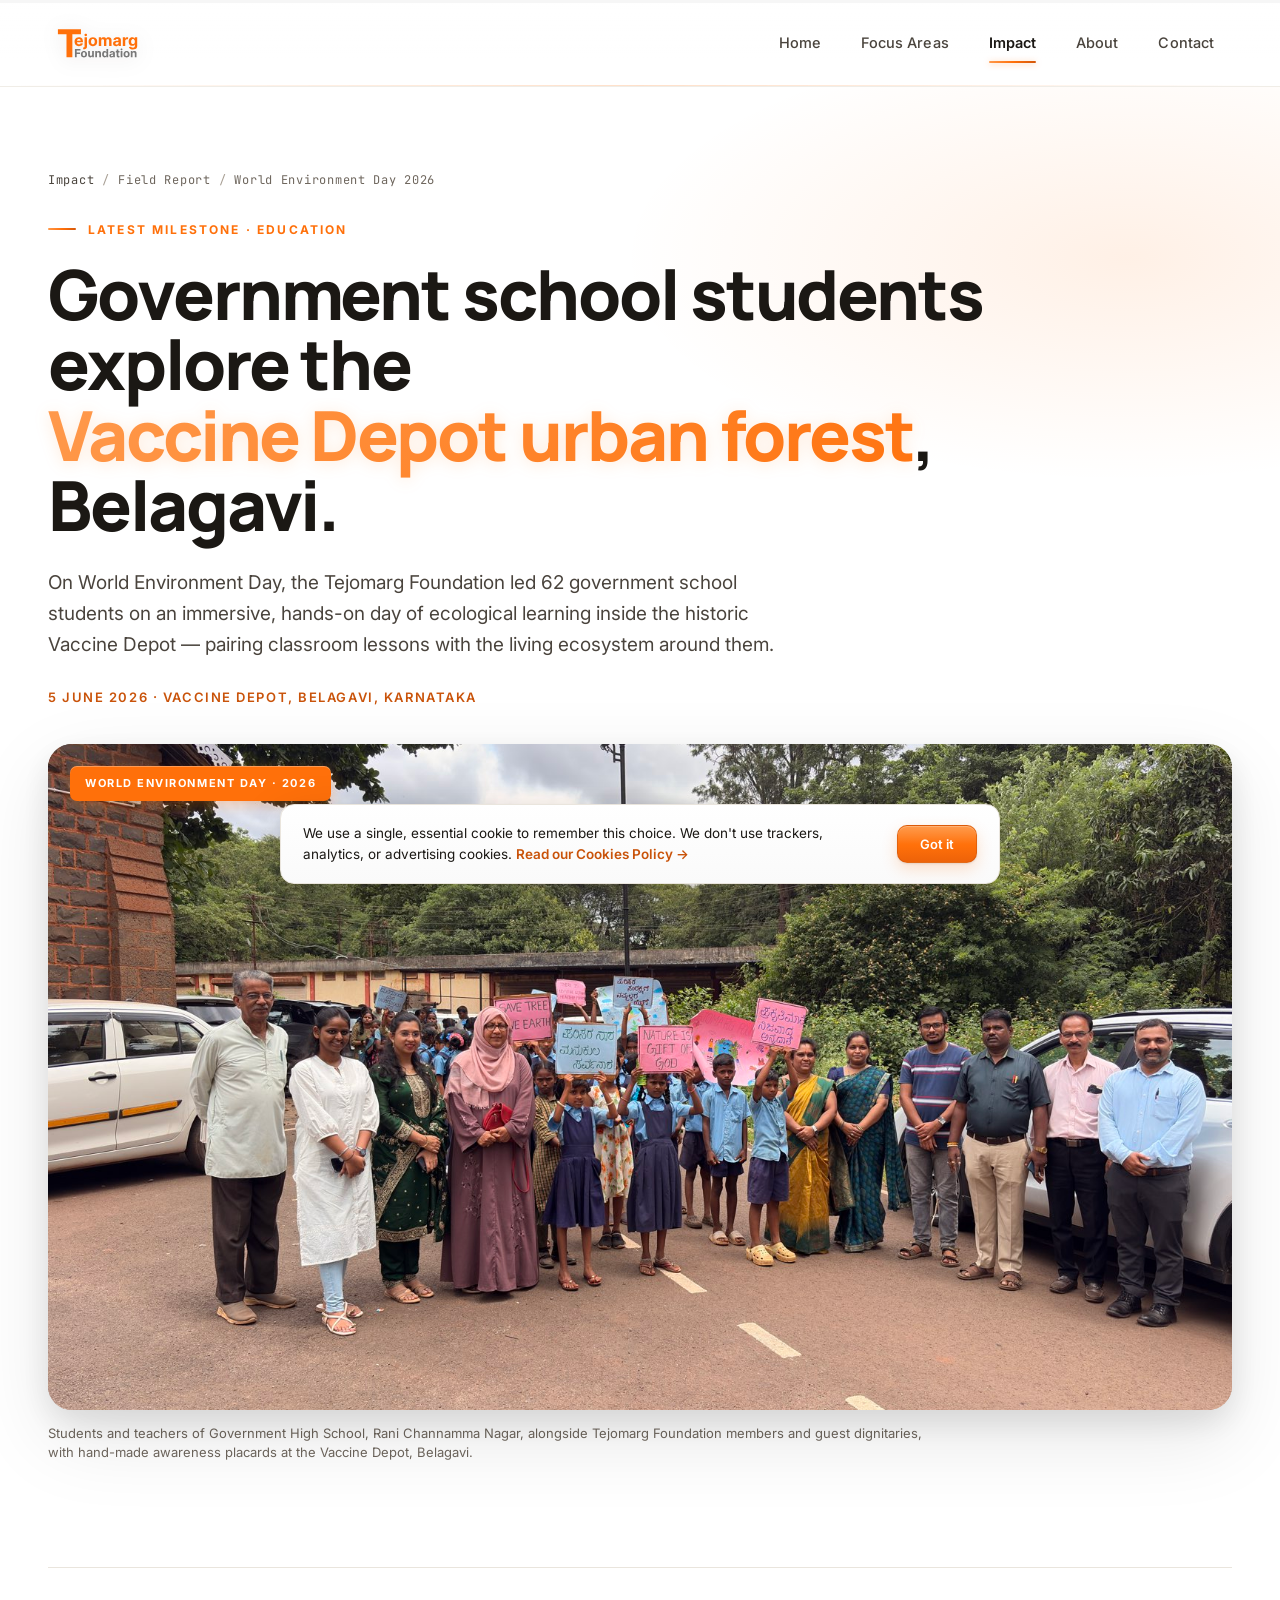
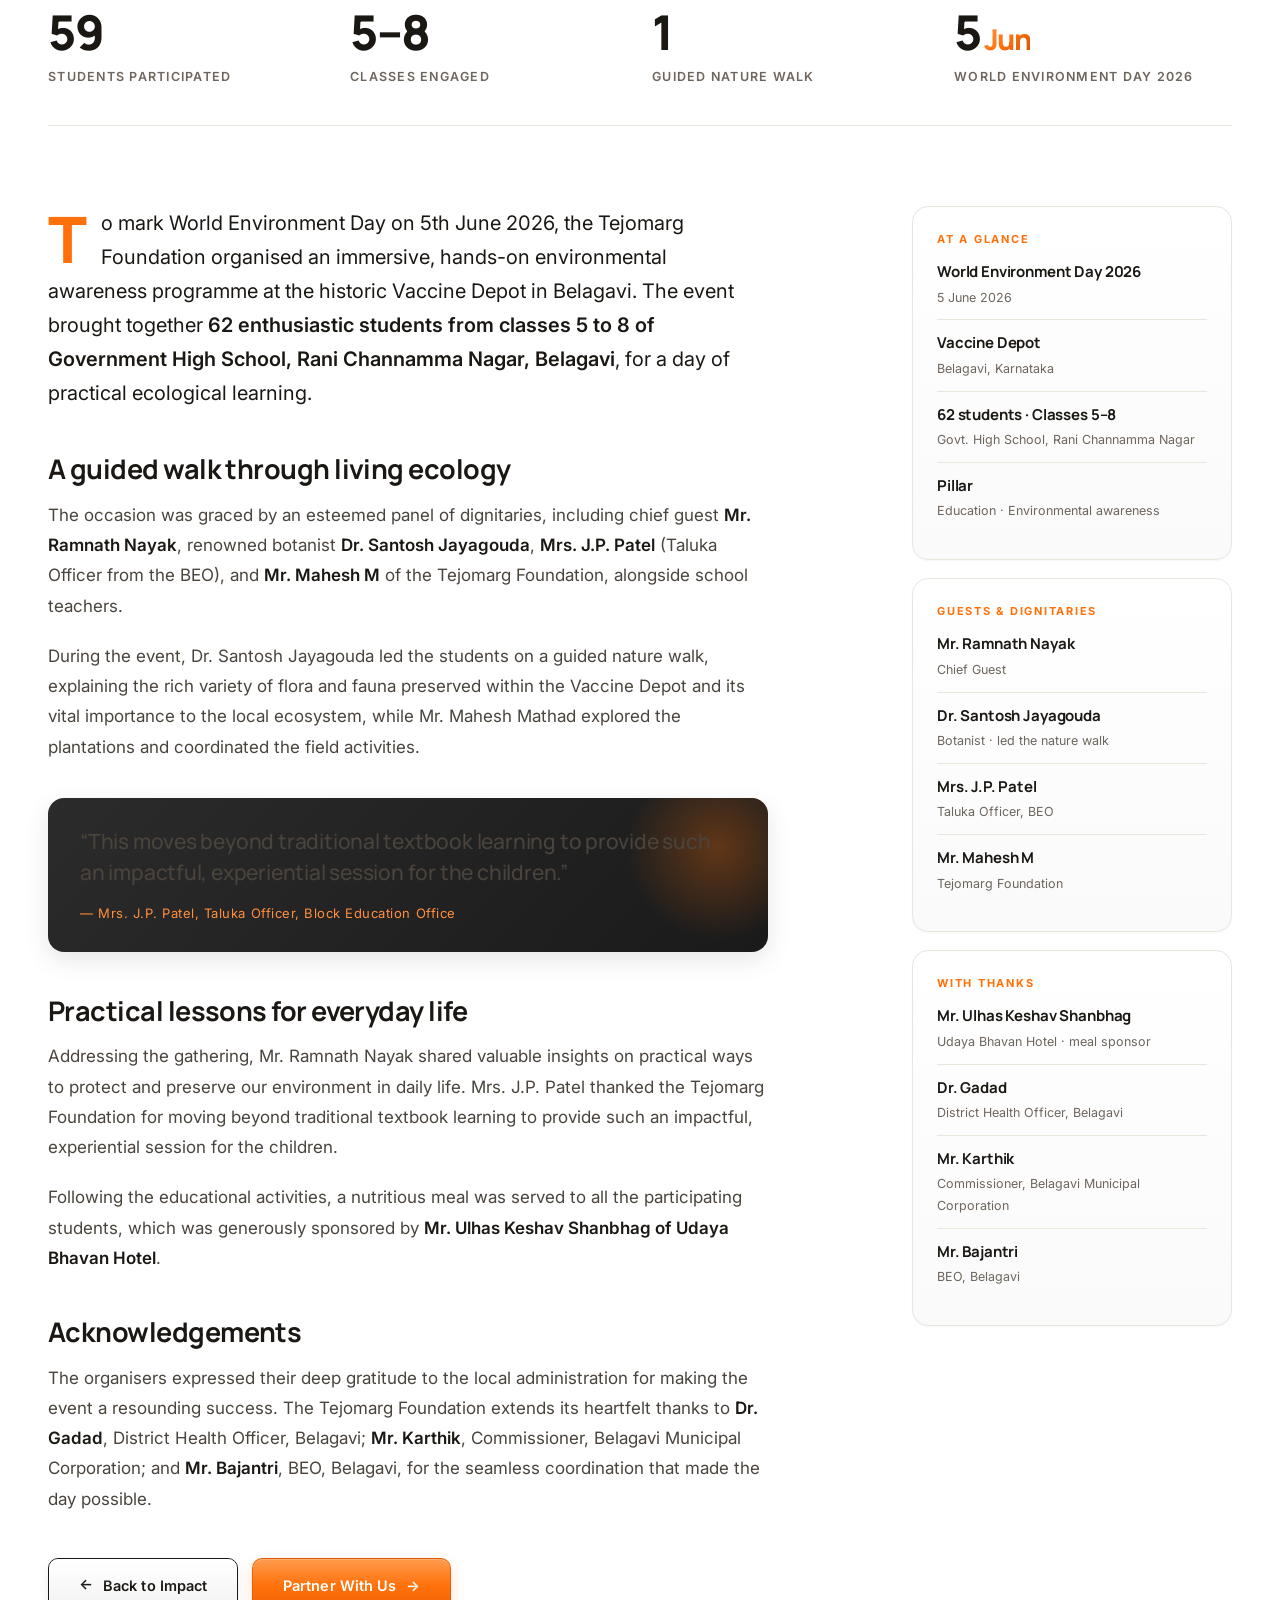
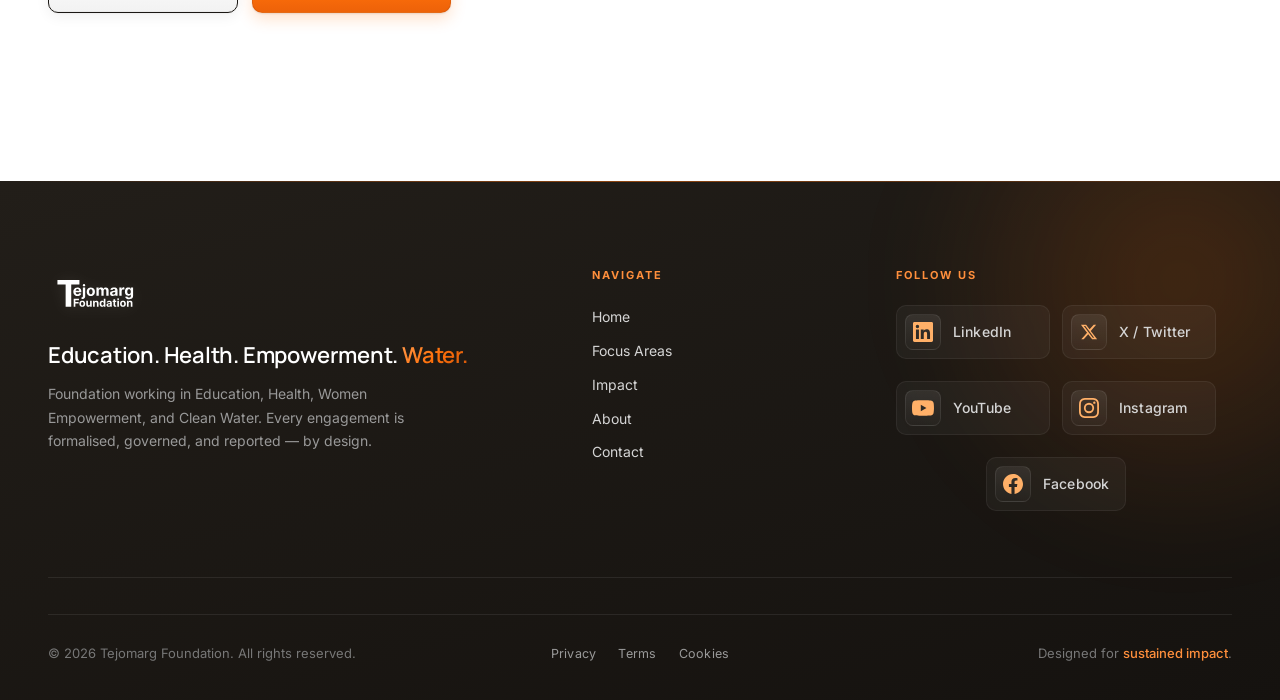
<file: world-environment-day.html>
<!doctype html>
<html lang="en">
<head>
<meta charset="utf-8"/>
<meta name="viewport" content="width=device-width, initial-scale=1"/>
<title>World Environment Day 2026 — Vaccine Depot, Belagavi | Tejomarg Foundation</title>
<meta name="description" content="On World Environment Day 2026, Tejomarg Foundation led 62 government school students on an immersive ecological learning day at the historic Vaccine Depot, Belagavi."/>
<meta property="og:title" content="World Environment Day 2026 — Vaccine Depot, Belagavi"/>
<meta property="og:description" content="62 students from Government High School, Rani Channamma Nagar, Belagavi, on a hands-on nature walk at the Vaccine Depot."/>
<meta property="og:image" content="wed-2026.jpg"/>
<link rel="preconnect" href="https://fonts.googleapis.com"/>
<link rel="preconnect" href="https://fonts.gstatic.com" crossorigin/>
<link href="https://fonts.googleapis.com/css2?family=Inter:wght@400;500;600;700&family=Manrope:wght@500;600;700;800&family=JetBrains+Mono:wght@400;500&display=swap" rel="stylesheet"/>
<link rel="stylesheet" href="styles.css"/>
<link rel="icon" type="image/svg+xml" href="favicon.svg"/>
<style>
  /* ============ EVENT / FIELD-REPORT PAGE ============ */
  .wed-hero {
    background:
      radial-gradient(720px 320px at 88% 12%, rgba(255,112,10,0.10), transparent 70%),
      var(--tm-paper);
    padding: 84px 0 40px;
    position: relative;
    overflow: hidden;
  }
  .wed-breadcrumb {
    font-family: var(--font-mono);
    font-size: 12px;
    letter-spacing: 0.06em;
    color: var(--tm-gray);
    margin-bottom: 22px;
    display: flex;
    align-items: center;
    gap: 8px;
    flex-wrap: wrap;
  }
  .wed-breadcrumb a { color: var(--tm-gray-deep); }
  .wed-breadcrumb a:hover { color: var(--tm-orange); }
  .wed-breadcrumb .sep { color: var(--tm-gray-soft); }
  .wed-hero h1 {
    font-size: clamp(36px, 5.4vw, 70px);
    font-weight: 800;
    letter-spacing: -0.03em;
    line-height: 1.02;
    max-width: 1020px;
  }
  .wed-hero h1 .accent {
    background: var(--gloss-orange);
    -webkit-background-clip: text;
    background-clip: text;
    -webkit-text-fill-color: transparent;
    filter: drop-shadow(0 2px 8px rgba(255,112,10,0.15));
  }
  .wed-hero .dek {
    font-size: 19px;
    color: var(--tm-gray-deep);
    max-width: 760px;
    margin-top: 26px;
    line-height: 1.65;
  }
  .wed-hero .dateline {
    margin-top: 26px;
    font-size: 13px;
    font-weight: 600;
    letter-spacing: 0.12em;
    text-transform: uppercase;
    color: var(--tm-orange-deep);
  }

  /* Lead image */
  .wed-figure {
    margin: 36px 0 8px;
    position: relative;
  }
  .wed-figure .frame {
    border-radius: 24px;
    overflow: hidden;
    position: relative;
    box-shadow: 0 12px 32px rgba(0,0,0,0.10), 0 28px 80px rgba(0,0,0,0.10);
    /* Fallback shown until wed-2026.jpg is added (on-brand urban-forest image) */
    background:
      linear-gradient(160deg, rgba(21,18,15,0.30), rgba(21,18,15,0.08) 60%),
      url("wed-2026.jpg") center/cover,
      #1A1A1A;
    aspect-ratio: 16 / 9;
  }
  .wed-figure img {
    width: 100%;
    height: 100%;
    object-fit: cover;
    display: block;
  }
  .wed-figure .badge {
    position: absolute;
    top: 22px; left: 22px;
    background: var(--tm-orange);
    color: #fff;
    padding: 9px 15px;
    font-size: 11px;
    font-weight: 700;
    letter-spacing: 0.14em;
    text-transform: uppercase;
    border-radius: 7px;
    box-shadow: 0 4px 14px rgba(255,112,10,0.32), inset 0 1px 0 rgba(255,255,255,0.30);
    z-index: 2;
  }
  .wed-figure figcaption {
    margin-top: 14px;
    font-size: 13px;
    color: var(--tm-gray);
    line-height: 1.5;
    max-width: 880px;
  }

  /* Stats strip */
  .wed-stats {
    display: grid;
    grid-template-columns: repeat(4, 1fr);
    gap: 24px;
    margin: 56px 0 8px;
    padding: 40px 0;
    border-top: 1px solid var(--tm-gray-mist);
    border-bottom: 1px solid var(--tm-gray-mist);
  }
  .wed-stat .n {
    font-family: var(--font-display);
    font-size: clamp(34px, 4vw, 48px);
    font-weight: 800;
    letter-spacing: -0.03em;
    line-height: 1;
    color: var(--tm-ink);
    display: flex;
    align-items: baseline;
  }
  .wed-stat .n .plus {
    background: var(--gloss-orange);
    -webkit-background-clip: text; background-clip: text;
    -webkit-text-fill-color: transparent;
    margin-left: 3px;
  }
  .wed-stat .l {
    margin-top: 12px;
    font-size: 12.5px;
    letter-spacing: 0.10em;
    text-transform: uppercase;
    color: var(--tm-gray);
    font-weight: 600;
    line-height: 1.4;
  }

  /* Body — article + sidebar */
  .wed-body {
    display: grid;
    grid-template-columns: 1fr 320px;
    gap: 72px;
    padding: 72px 0 40px;
    align-items: start;
  }
  .wed-article { max-width: 720px; }
  .wed-article h2 {
    font-family: var(--font-display);
    font-size: 27px;
    font-weight: 700;
    letter-spacing: -0.02em;
    margin: 44px 0 16px;
    color: var(--tm-ink);
  }
  .wed-article h2:first-child { margin-top: 0; }
  .wed-article p {
    font-size: 17px;
    line-height: 1.78;
    color: var(--tm-gray-deep);
    margin-bottom: 20px;
  }
  .wed-article p.lede {
    font-size: 20px;
    line-height: 1.7;
    color: var(--tm-ink);
  }
  .wed-article p.lede::first-letter {
    font-family: var(--font-display);
    font-size: 64px;
    font-weight: 800;
    float: left;
    line-height: 0.84;
    padding: 6px 14px 0 0;
    color: var(--tm-orange);
  }
  .wed-article strong { color: var(--tm-ink); font-weight: 600; }

  .wed-quote {
    margin: 36px 0;
    padding: 28px 32px;
    background: linear-gradient(135deg, #2B2B2B 0%, #1A1A1A 100%);
    color: var(--tm-paper);
    border-radius: 16px;
    position: relative;
    overflow: hidden;
    box-shadow: 0 8px 24px rgba(0,0,0,0.10);
  }
  .wed-quote::before {
    content: "";
    position: absolute;
    top: -50px; right: -50px;
    width: 200px; height: 200px;
    background: radial-gradient(circle, rgba(255,112,10,0.30), transparent 65%);
    border-radius: 50%;
  }
  .wed-quote p {
    font-family: var(--font-display);
    font-size: 21px;
    line-height: 1.5;
    font-weight: 500;
    margin: 0 0 14px;
    position: relative;
    letter-spacing: -0.01em;
  }
  .wed-quote .who {
    font-size: 13px;
    color: var(--tm-orange-bright);
    letter-spacing: 0.04em;
    position: relative;
  }

  /* Sidebar */
  .wed-aside { position: sticky; top: 96px; display: grid; gap: 18px; }
  .wed-card {
    background: linear-gradient(180deg, #FFFFFF 0%, #FAFAFA 100%);
    border: 1.5px solid var(--tm-gray-mist);
    border-radius: 16px;
    padding: 26px 24px;
    box-shadow: 0 1px 2px rgba(0,0,0,0.04), inset 0 1px 0 rgba(255,255,255,1);
  }
  .wed-card h3 {
    font-size: 11px;
    letter-spacing: 0.16em;
    text-transform: uppercase;
    color: var(--tm-orange);
    font-family: var(--font-body);
    font-weight: 700;
    margin-bottom: 16px;
  }
  .wed-card ul { list-style: none; padding: 0; margin: 0; }
  .wed-card li {
    padding: 12px 0;
    border-top: 1px solid var(--tm-gray-mist);
    font-size: 14.5px;
    color: var(--tm-gray-deep);
    line-height: 1.5;
  }
  .wed-card li:first-child { border-top: 0; padding-top: 0; }
  .wed-card li strong {
    display: block;
    color: var(--tm-ink);
    font-family: var(--font-display);
    font-size: 15px;
    font-weight: 700;
    letter-spacing: -0.01em;
    margin-bottom: 2px;
  }
  .wed-card li .role { font-size: 12.5px; color: var(--tm-gray); }

  .wed-backbar {
    padding: 24px 0 8px;
    display: flex;
    gap: 14px;
    flex-wrap: wrap;
    align-items: center;
  }

  @media (max-width: 980px) {
    .wed-body { grid-template-columns: 1fr; gap: 40px; }
    .wed-aside { position: static; }
    .wed-stats { grid-template-columns: repeat(2, 1fr); gap: 28px 20px; }
  }
  @media (max-width: 560px) {
    .wed-stats { grid-template-columns: repeat(2, 1fr); }
    .wed-figure .frame { aspect-ratio: 4 / 3; }
  }
</style>
</head>
<body>

<!-- ============ HEADER ============ -->
<header class="site-header">
  <div class="header-inner">
    <a class="brand" href="index.html" aria-label="Tejomarg Foundation">
      <img src="logo.svg" alt="Tejomarg Foundation"/>
    </a>
    <button class="nav-toggle" aria-label="Toggle menu" aria-expanded="false">
      <span></span><span></span><span></span>
    </button>
    <nav class="nav" aria-label="Primary">
      <a href="index.html">Home</a>
      <a href="initiatives.html">Focus Areas</a>
      <a href="impact.html" class="active">Impact</a>
      <a href="about.html">About</a>
      <a href="contact.html">Contact</a>
    </nav>
  </div>
</header>

<!-- ============ HERO ============ -->
<section class="wed-hero">
  <div class="container">
    <div class="wed-breadcrumb reveal">
      <a href="impact.html">Impact</a>
      <span class="sep">/</span>
      <span>Field Report</span>
      <span class="sep">/</span>
      <span>World Environment Day 2026</span>
    </div>
    <span class="eyebrow reveal">Latest Milestone · Education</span>
    <h1 class="reveal">Government school students explore the <span class="accent">Vaccine Depot urban forest</span>, Belagavi.</h1>
    <p class="dek reveal">On World Environment Day, the Tejomarg Foundation led 62 government school students on an immersive, hands-on day of ecological learning inside the historic Vaccine Depot — pairing classroom lessons with the living ecosystem around them.</p>
    <div class="dateline reveal">5 June 2026 · Vaccine Depot, Belagavi, Karnataka</div>

    <figure class="wed-figure reveal" data-delay="1">
      <div class="frame">
        <span class="badge">World Environment Day · 2026</span>
        <img src="wed-2026.jpg"
             alt="Students from Government High School, Rani Channamma Nagar, Belagavi, with Tejomarg Foundation members and dignitaries holding hand-made environmental awareness placards at the Vaccine Depot."
             loading="eager"
             onerror="this.style.display='none'"/>
      </div>
      <figcaption>Students and teachers of Government High School, Rani Channamma Nagar, alongside Tejomarg Foundation members and guest dignitaries, with hand-made awareness placards at the Vaccine Depot, Belagavi.</figcaption>
    </figure>
  </div>
</section>

<!-- ============ STATS ============ -->
<section class="container">
  <div class="wed-stats reveal">
    <div class="wed-stat">
      <div class="n"><span data-count="62">0</span></div>
      <div class="l">Students Participated</div>
    </div>
    <div class="wed-stat">
      <div class="n">5–8</div>
      <div class="l">Classes Engaged</div>
    </div>
    <div class="wed-stat">
      <div class="n">1</div>
      <div class="l">Guided Nature Walk</div>
    </div>
    <div class="wed-stat">
      <div class="n">5<span class="plus" style="font-size:0.6em">Jun</span></div>
      <div class="l">World Environment Day 2026</div>
    </div>
  </div>
</section>

<!-- ============ BODY ============ -->
<section class="container">
  <div class="wed-body">

    <article class="wed-article reveal">
      <p class="lede">To mark World Environment Day on 5th June 2026, the Tejomarg Foundation organised an immersive, hands-on environmental awareness programme at the historic Vaccine Depot in Belagavi. The event brought together <strong>62 enthusiastic students from classes 5 to 8 of Government High School, Rani Channamma Nagar, Belagavi</strong>, for a day of practical ecological learning.</p>

      <h2>A guided walk through living ecology</h2>
      <p>The occasion was graced by an esteemed panel of dignitaries, including chief guest <strong>Mr. Ramnath Nayak</strong>, renowned botanist <strong>Dr. Santosh Jayagouda</strong>, <strong>Mrs. J.P. Patel</strong> (Taluka Officer from the BEO), and <strong>Mr. Mahesh M</strong> of the Tejomarg Foundation, alongside school teachers.</p>
      <p>During the event, Dr. Santosh Jayagouda led the students on a guided nature walk, explaining the rich variety of flora and fauna preserved within the Vaccine Depot and its vital importance to the local ecosystem, while Mr. Mahesh Mathad explored the plantations and coordinated the field activities.</p>

      <div class="wed-quote reveal">
        <p>“This moves beyond traditional textbook learning to provide such an impactful, experiential session for the children.”</p>
        <div class="who">— Mrs. J.P. Patel, Taluka Officer, Block Education Office</div>
      </div>

      <h2>Practical lessons for everyday life</h2>
      <p>Addressing the gathering, Mr. Ramnath Nayak shared valuable insights on practical ways to protect and preserve our environment in daily life. Mrs. J.P. Patel thanked the Tejomarg Foundation for moving beyond traditional textbook learning to provide such an impactful, experiential session for the children.</p>
      <p>Following the educational activities, a nutritious meal was served to all the participating students, which was generously sponsored by <strong>Mr. Ulhas Keshav Shanbhag of Udaya Bhavan Hotel</strong>.</p>

      <h2>Acknowledgements</h2>
      <p>The organisers expressed their deep gratitude to the local administration for making the event a resounding success. The Tejomarg Foundation extends its heartfelt thanks to <strong>Dr. Gadad</strong>, District Health Officer, Belagavi; <strong>Mr. Karthik</strong>, Commissioner, Belagavi Municipal Corporation; and <strong>Mr. Bajantri</strong>, BEO, Belagavi, for the seamless coordination that made the day possible.</p>

      <div class="wed-backbar">
        <a href="impact.html" class="btn btn-outline btn-arrow"><span class="arrow" style="transform:rotate(180deg)">→</span> Back to Impact</a>
        <a href="contact.html" class="btn btn-primary btn-arrow">Partner With Us <span class="arrow">→</span></a>
      </div>
    </article>

    <aside class="wed-aside">
      <div class="wed-card reveal">
        <h3>At a glance</h3>
        <ul>
          <li><strong>World Environment Day 2026</strong><span class="role">5 June 2026</span></li>
          <li><strong>Vaccine Depot</strong><span class="role">Belagavi, Karnataka</span></li>
          <li><strong>62 students · Classes 5–8</strong><span class="role">Govt. High School, Rani Channamma Nagar</span></li>
          <li><strong>Pillar</strong><span class="role">Education · Environmental awareness</span></li>
        </ul>
      </div>

      <div class="wed-card reveal" data-delay="1">
        <h3>Guests &amp; dignitaries</h3>
        <ul>
          <li><strong>Mr. Ramnath Nayak</strong><span class="role">Chief Guest</span></li>
          <li><strong>Dr. Santosh Jayagouda</strong><span class="role">Botanist · led the nature walk</span></li>
          <li><strong>Mrs. J.P. Patel</strong><span class="role">Taluka Officer, BEO</span></li>
          <li><strong>Mr. Mahesh M</strong><span class="role">Tejomarg Foundation</span></li>
        </ul>
      </div>

      <div class="wed-card reveal" data-delay="2">
        <h3>With thanks</h3>
        <ul>
          <li><strong>Mr. Ulhas Keshav Shanbhag</strong><span class="role">Udaya Bhavan Hotel · meal sponsor</span></li>
          <li><strong>Dr. Gadad</strong><span class="role">District Health Officer, Belagavi</span></li>
          <li><strong>Mr. Karthik</strong><span class="role">Commissioner, Belagavi Municipal Corporation</span></li>
          <li><strong>Mr. Bajantri</strong><span class="role">BEO, Belagavi</span></li>
        </ul>
      </div>
    </aside>

  </div>
</section>

<!-- ============ FOOTER ============ -->
<footer class="site-footer">
  <div class="container">
    <div class="footer-grid">
      <div class="footer-brand-block">
        <img src="logo.svg" alt="Tejomarg Foundation"/>
        <p class="tag">Education. Health. Empowerment. <em>Water.</em></p>
        <p style="max-width: 380px;">Foundation working in Education, Health, Women Empowerment, and Clean Water. Every engagement is formalised, governed, and reported — by design.</p>
      </div>
      <div>
        <h4>Navigate</h4>
        <ul>
          <li><a href="index.html">Home</a></li>
          <li><a href="initiatives.html">Focus Areas</a></li>
          <li><a href="impact.html">Impact</a></li>
          <li><a href="about.html">About</a></li>
          <li><a href="contact.html">Contact</a></li>
        </ul>
      </div>
      <div class="footer-social">
        <h4>Follow Us</h4>
        <ul class="social-list">
          <li>
            <a href="https://www.linkedin.com/in/tejomarg-foundation-815b42413" aria-label="LinkedIn" target="_blank" rel="noopener noreferrer">
              <span class="social-icon"><svg viewBox="0 0 24 24" width="20" height="20" fill="currentColor" aria-hidden="true"><path d="M20.45 20.45h-3.55v-5.57c0-1.33-.02-3.04-1.85-3.04-1.86 0-2.14 1.45-2.14 2.94v5.67H9.36V9h3.41v1.56h.05c.47-.9 1.63-1.85 3.36-1.85 3.59 0 4.25 2.36 4.25 5.43v6.31zM5.34 7.43a2.06 2.06 0 1 1 0-4.12 2.06 2.06 0 0 1 0 4.12zM7.12 20.45H3.56V9h3.56v11.45zM22.22 0H1.77C.79 0 0 .77 0 1.72v20.56C0 23.23.79 24 1.77 24h20.45c.98 0 1.78-.77 1.78-1.72V1.72C24 .77 23.2 0 22.22 0z"/></svg></span>
              <span class="social-label">LinkedIn</span>
            </a>
          </li>
          <li>
            <a href="https://x.com/tejomarg_found" aria-label="X (formerly Twitter)" target="_blank" rel="noopener noreferrer">
              <span class="social-icon"><svg viewBox="0 0 24 24" width="18" height="18" fill="currentColor" aria-hidden="true"><path d="M18.244 2.25h3.308l-7.227 8.26 8.502 11.24H16.17l-5.214-6.817L4.99 21.75H1.68l7.73-8.835L1.254 2.25H8.08l4.713 6.231zm-1.161 17.52h1.833L7.084 4.126H5.117z"/></svg></span>
              <span class="social-label">X / Twitter</span>
            </a>
          </li>
          <li>
            <a href="https://www.youtube.com/@TejomargFoundation" aria-label="YouTube" target="_blank" rel="noopener noreferrer">
              <span class="social-icon"><svg viewBox="0 0 24 24" width="22" height="22" fill="currentColor" aria-hidden="true"><path d="M23.5 6.2a3 3 0 0 0-2.1-2.1C19.5 3.6 12 3.6 12 3.6s-7.5 0-9.4.5A3 3 0 0 0 .5 6.2C0 8.1 0 12 0 12s0 3.9.5 5.8a3 3 0 0 0 2.1 2.1c1.9.5 9.4.5 9.4.5s7.5 0 9.4-.5a3 3 0 0 0 2.1-2.1c.5-1.9.5-5.8.5-5.8s0-3.9-.5-5.8zM9.6 15.6V8.4l6.2 3.6-6.2 3.6z"/></svg></span>
              <span class="social-label">YouTube</span>
            </a>
          </li>
          <li>
            <a href="https://www.instagram.com/tejomargfoundation/" aria-label="Instagram" target="_blank" rel="noopener noreferrer">
              <span class="social-icon"><svg viewBox="0 0 24 24" width="20" height="20" fill="currentColor" aria-hidden="true"><path d="M12 2.16c3.2 0 3.58.01 4.85.07 1.17.05 1.8.25 2.23.41.56.22.96.48 1.38.9.42.42.68.82.9 1.38.16.42.36 1.06.41 2.23.06 1.27.07 1.65.07 4.85s-.01 3.58-.07 4.85c-.05 1.17-.25 1.8-.41 2.23-.22.56-.48.96-.9 1.38-.42.42-.82.68-1.38.9-.42.16-1.06.36-2.23.41-1.27.06-1.65.07-4.85.07s-3.58-.01-4.85-.07c-1.17-.05-1.8-.25-2.23-.41a3.7 3.7 0 0 1-1.38-.9 3.7 3.7 0 0 1-.9-1.38c-.16-.42-.36-1.06-.41-2.23-.06-1.27-.07-1.65-.07-4.85s.01-3.58.07-4.85c.05-1.17.25-1.8.41-2.23.22-.56.48-.96.9-1.38.42-.42.82-.68 1.38-.9.42-.16 1.06-.36 2.23-.41C8.42 2.17 8.8 2.16 12 2.16M12 0C8.74 0 8.33.01 7.05.07 5.78.13 4.9.33 4.14.63a5.86 5.86 0 0 0-2.13 1.38A5.86 5.86 0 0 0 .63 4.14C.33 4.9.13 5.78.07 7.05.01 8.33 0 8.74 0 12s.01 3.67.07 4.95c.06 1.27.26 2.15.56 2.91.31.78.73 1.45 1.38 2.13a5.86 5.86 0 0 0 2.13 1.38c.76.3 1.64.5 2.91.56C8.33 23.99 8.74 24 12 24s3.67-.01 4.95-.07c1.27-.06 2.15-.26 2.91-.56.78-.31 1.45-.73 2.13-1.38a5.86 5.86 0 0 0 1.38-2.13c.3-.76.5-1.64.56-2.91.06-1.28.07-1.69.07-4.95s-.01-3.67-.07-4.95c-.06-1.27-.26-2.15-.56-2.91a5.86 5.86 0 0 0-1.38-2.13A5.86 5.86 0 0 0 19.86.63c-.76-.3-1.64-.5-2.91-.56C15.67.01 15.26 0 12 0zm0 5.84a6.16 6.16 0 1 0 0 12.32 6.16 6.16 0 0 0 0-12.32zM12 16a4 4 0 1 1 0-8 4 4 0 0 1 0 8zm6.4-11.85a1.44 1.44 0 1 0 0 2.88 1.44 1.44 0 0 0 0-2.88z"/></svg></span>
              <span class="social-label">Instagram</span>
            </a>
          </li>
          <li>
            <a href="https://www.facebook.com/profile.php?id=61590762263120" aria-label="Facebook" target="_blank" rel="noopener noreferrer">
              <span class="social-icon"><svg viewBox="0 0 24 24" width="20" height="20" fill="currentColor" aria-hidden="true"><path d="M24 12.07C24 5.4 18.63 0 12 0S0 5.4 0 12.07C0 18.1 4.39 23.1 10.13 24v-8.44H7.08v-3.49h3.05V9.41c0-3.02 1.79-4.69 4.53-4.69 1.31 0 2.69.23 2.69.23v2.97H15.83c-1.5 0-1.96.93-1.96 1.89v2.26h3.34l-.53 3.5h-2.8V24C19.61 23.1 24 18.1 24 12.07z"/></svg></span>
              <span class="social-label">Facebook</span>
            </a>
          </li>
        </ul>
      </div>
    </div>

    <div class="footer-bottom">
      <div>© 2026 Tejomarg Foundation. All rights reserved.</div>
      <div class="footer-legal-links">
        <a href="privacy.html">Privacy</a>
        <a href="terms.html">Terms</a>
        <a href="cookies.html">Cookies</a>
      </div>
      <div>Designed for <strong>sustained impact</strong>.</div>
    </div>
  </div>
</footer>

<div id="cookie-banner" role="dialog" aria-label="Cookie notice" hidden>
  <div class="cb-body">
    <p>We use a single, essential cookie to remember this choice. We don't use trackers, analytics, or advertising cookies. <a href="cookies.html">Read our Cookies Policy →</a></p>
    <div class="cb-actions">
      <button type="button" class="btn btn-primary cb-accept">Got it</button>
    </div>
  </div>
</div>

<script src="motions.js"></script>
<script src="scripts.js"></script>
<script>
  (function () {
    try { if (localStorage.getItem('tm-cookie-ack')) return; } catch (_) {}
    const banner = document.getElementById('cookie-banner');
    if (!banner) return;
    banner.hidden = false;
    requestAnimationFrame(() => banner.classList.add('is-shown'));
    banner.querySelector('.cb-accept').addEventListener('click', () => {
      try { localStorage.setItem('tm-cookie-ack', '1'); } catch (_) {}
      banner.classList.remove('is-shown');
      setTimeout(() => banner.hidden = true, 350);
    });
  })();
</script>
</body>
</html>
</file>
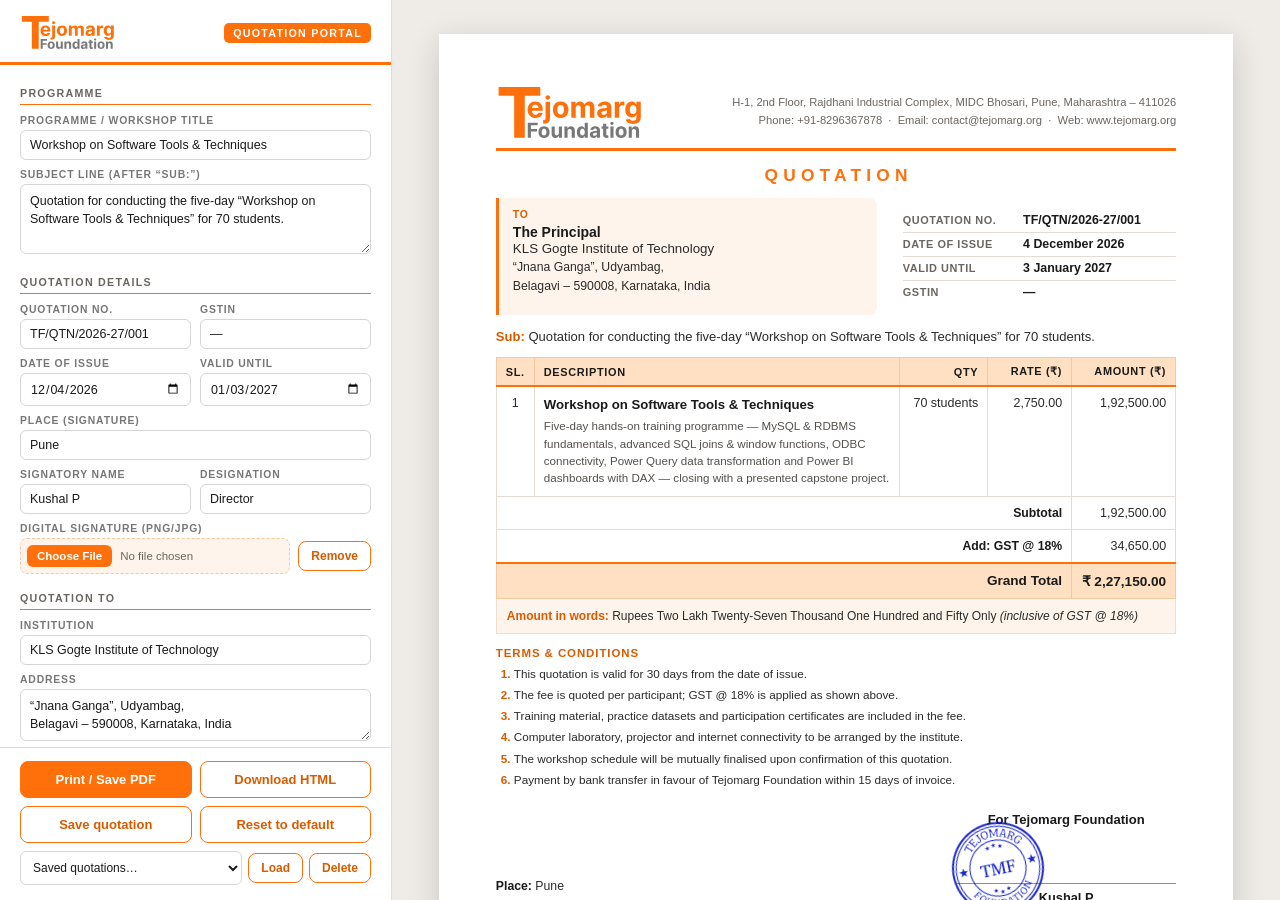
<file: Quotation_portal/portal.html>
<!DOCTYPE html>
<html lang="en">
<head>
<meta charset="UTF-8">
<meta name="viewport" content="width=device-width, initial-scale=1.0">
<title>Quotation Portal · Tejomarg Foundation</title>
<meta name="description" content="Editable quotation portal for Tejomarg Foundation workshop programmes — standard A4 print-ready quotations.">

<link rel="preconnect" href="https://api.fontshare.com" crossorigin>
<link href="https://api.fontshare.com/v2/css?f[]=general-sans@300,400,500,600,700&display=swap" rel="stylesheet">

<!-- ===========================================================
     DOCUMENT CSS — identical to quotation.html; this whole block
     is embedded into downloaded standalone quotations.
     =========================================================== -->
<style id="doc-css">
/* ===========================================================
   STANDARD QUOTATION — white A4 sheet, Tejomarg brand accents
   =========================================================== */
:root{
    --brand:#FF700A;
    --brand-dark:#D85B00;
    --tint:#FFF4EB;
    --tint-border:#F6DCC8;
    --brand-light:#FFE0C2;
    --brand-light-border:#F3C9A2;
    --ink:#1A1A1A;
    --text:#2B2B2B;
    --soft:#6B6560;
    --rule:#E4DCD4;
    --white:#FFFFFF;
    --font:'General Sans','Hanken Grotesk',-apple-system,BlinkMacSystemFont,'Segoe UI',Arial,sans-serif;
}

*{margin:0;padding:0;box-sizing:border-box}

html{background:#EFECE8}
body{
    font-family:var(--font);
    background:#EFECE8;
    color:var(--text);
    -webkit-font-smoothing:antialiased;
    text-rendering:optimizeLegibility;
    padding:30px 0;
}

/* A4 sheet */
.page{
    width:210mm;
    height:297mm;
    background:var(--white);
    margin:0 auto 26px;
    padding:14mm 15mm 11mm;
    position:relative;
    display:flex;
    flex-direction:column;
    box-shadow:0 8px 30px rgba(0,0,0,.16);
    overflow:hidden;
}
.page .body{flex:1 1 auto;min-height:0;display:flex;flex-direction:column}
.rfoot{margin-top:auto;display:flex;justify-content:space-between;align-items:center;
    border-top:1px solid var(--rule);padding-top:7px;font-size:7.6pt;color:var(--soft);flex:0 0 auto}

/* letterhead */
.lhead{display:flex;align-items:center;gap:18px}
.lhead .lwm svg{width:148px;height:51px;display:block}
.lhead .lmid{flex:1 1 auto;text-align:right;font-size:8.4pt;color:var(--soft);line-height:1.6}
.lrule{margin-top:10px;height:0;border-top:3px solid var(--brand)}

/* document title — brand word between thin rules, no box */
.qtitle{margin:14px 0 0;text-align:center;text-indent:.3em;
    font-size:13pt;font-weight:700;letter-spacing:.3em;text-transform:uppercase;color:var(--brand)}

/* to + meta info row */
table.info{width:100%;border-collapse:separate;border-spacing:0;margin-top:12px}
.info>tbody>tr>td{vertical-align:top;padding:11px 14px}
.info td.toc{width:56%;background:var(--tint);border-left:3px solid var(--brand);border-radius:0 8px 8px 0}
.info>tbody>tr>td+td{padding-left:26px;padding-right:0}
.info .lbl{font-size:7.8pt;font-weight:700;letter-spacing:.08em;text-transform:uppercase;color:var(--brand-dark);margin-bottom:4px}
.info .to-attn{font-size:10.5pt;font-weight:600;color:var(--ink)}
.info .to-name{font-size:10pt;font-weight:400;color:var(--text);margin-top:1px}
.info .to-ad{font-size:9.2pt;line-height:1.55;margin-top:2px}
.info .to-ad strong{color:var(--ink)}
table.kv{width:100%;border-collapse:collapse}
.kv td{padding:4.5px 0;font-size:9.3pt;vertical-align:baseline;border-bottom:1px solid var(--rule)}
.kv tr:last-child td{border-bottom:none}
.kv td.k{width:44%;font-size:8.2pt;font-weight:700;letter-spacing:.05em;text-transform:uppercase;color:var(--soft)}
.kv td.v{font-weight:600;color:var(--ink);font-variant-numeric:tabular-nums}

/* subject */
.subject{margin-top:12px;font-size:9.8pt;line-height:1.55;color:var(--text)}
.subject .sl{font-weight:700;color:var(--brand-dark)}

/* items table */
table.items{width:100%;border-collapse:collapse;margin-top:10px}
.items th{border:1px solid var(--brand-light-border);background:var(--brand-light);color:var(--ink);font-size:8.2pt;font-weight:700;
    letter-spacing:.06em;text-transform:uppercase;padding:7px 9px;text-align:left;border-bottom:2px solid var(--brand)}
.items td{border:1px solid var(--rule);padding:9px;font-size:9.4pt;vertical-align:top}
.items th.num,.items td.num{text-align:right;white-space:nowrap;font-variant-numeric:tabular-nums}
.items td.center{text-align:center}
.iname{font-size:9.9pt;font-weight:700;color:var(--ink);line-height:1.3}
.isub{font-size:8.7pt;color:#54504C;margin-top:4px;line-height:1.5}
.items td.tlabel{text-align:right;font-weight:600;font-size:9.2pt;color:var(--ink)}
.items tr.total td{background:var(--brand-light);border-color:var(--brand-light-border);color:var(--ink);font-weight:700;font-size:10.2pt;border-top:2px solid var(--brand)}
.items tr.words td{background:var(--tint);border-color:var(--tint-border);font-size:9pt;line-height:1.5;padding:8px 10px}
.items tr.words strong{color:var(--brand-dark)}

/* terms */
.terms{margin-top:13px}
.terms h4{font-size:8.6pt;font-weight:700;letter-spacing:.08em;text-transform:uppercase;color:var(--brand-dark);margin-bottom:6px}
.terms ol{padding-left:18px}
.terms li{font-size:8.8pt;line-height:1.55;color:var(--text);margin-bottom:3px}
.terms li::marker{font-weight:600;color:var(--brand-dark)}
.terms strong{color:var(--ink)}

/* place/date + signature */
.sigrow{margin-top:20px;display:flex;justify-content:space-between;align-items:flex-end;gap:30px}
.pd{font-size:9.2pt;color:var(--text);line-height:1.8}
.pd strong{color:var(--ink);font-weight:600}
.sigblk{text-align:center;min-width:220px;position:relative}
.sigblk .for{font-size:9.8pt;font-weight:700;color:var(--ink)}
.sigblk .space{height:56px;display:flex;align-items:flex-end;justify-content:center}
.sigimg{max-height:52px;max-width:160px;display:block}
.stamp{position:absolute;left:-4px;top:10px;width:92px;height:92px;transform:rotate(-12deg);opacity:.92;pointer-events:none;
    background:url("[data-uri]") center/contain no-repeat}
.sigblk .line{border-top:1.5px solid var(--brand);padding-top:6px}
.sigblk .sname{font-size:9.6pt;font-weight:700;color:var(--ink)}
.sigblk .sdesig{font-size:8.4pt;font-weight:600;letter-spacing:.05em;text-transform:uppercase;color:var(--soft);margin-top:2px}

/* toolbar + print */
.toolbar{position:fixed;top:16px;right:16px;z-index:50;display:flex;gap:10px}
.toolbar a,.toolbar button{font-family:var(--font);font-weight:600;font-size:13px;color:#fff;background:var(--brand);
    border:none;border-radius:8px;padding:11px 18px;cursor:pointer;text-decoration:none;display:inline-block;
    box-shadow:0 6px 18px rgba(216,91,0,.35);transition:filter .2s ease}
.toolbar a:hover,.toolbar button:hover{filter:brightness(1.1)}
.toolbar button:focus-visible,.toolbar a:focus-visible{outline:3px solid var(--brand-dark);outline-offset:2px}

@media print{
    html,body{background:#fff;padding:0}
    *{-webkit-print-color-adjust:exact;print-color-adjust:exact}
    .page{margin:0;box-shadow:none;width:210mm;height:297mm;
        page-break-after:always;break-after:page}
    .page:last-child{page-break-after:auto;break-after:auto}
    .no-print{display:none!important}
}
</style>

<!-- ===========================================================
     PORTAL CHROME — editor panel + stage (never printed/downloaded)
     =========================================================== -->
<style>
body.portal{display:flex;height:100vh;overflow:hidden;padding:0;background:#EFECE8}

.panel{width:392px;flex:0 0 392px;background:var(--white);border-right:1px solid #DDDDDB;
    display:flex;flex-direction:column;height:100vh}
.phead{padding:16px 20px 13px;border-bottom:3px solid var(--brand);display:flex;align-items:center;justify-content:space-between;gap:12px}
.phead .wm svg{width:96px;height:33px;display:block}
.phead .ptag{font-size:8pt;font-weight:700;letter-spacing:.12em;text-transform:uppercase;color:#fff;
    background:var(--brand);border-radius:5px;padding:4px 9px}
.pscroll{flex:1 1 auto;overflow-y:auto;padding:4px 20px 22px}

.fsec{margin-top:18px}
.fsec>h3{font-size:8pt;font-weight:700;letter-spacing:.12em;text-transform:uppercase;color:var(--soft);
    border-bottom:1.5px solid var(--brand);padding-bottom:5px;margin-bottom:10px}

.frow{margin-bottom:9px}
.frow label{font-size:7.8pt;font-weight:600;letter-spacing:.08em;text-transform:uppercase;color:#777;
    display:block;margin-bottom:4px}
.frow input,.frow select,.frow textarea{width:100%;font-family:var(--font);font-size:12.5px;color:var(--ink);
    padding:7px 9px;border:1px solid #D5D5D3;border-radius:6px;background:var(--white);outline:none;
    transition:border-color .15s ease, box-shadow .15s ease}
.frow textarea{resize:vertical;line-height:1.45}
.frow input:focus,.frow select:focus,.frow textarea:focus{border-color:var(--brand);box-shadow:0 0 0 3px rgba(255,112,10,.18)}
.fgrid2{display:grid;grid-template-columns:1fr 1fr;gap:9px}
.fgrid3{display:grid;grid-template-columns:1fr 1fr 1fr;gap:9px}

.item-card{border:1px solid #D5D5D3;border-radius:8px;padding:10px 11px 4px;margin-bottom:10px;background:#FAFAF9}
.ic-head{display:flex;align-items:center;justify-content:space-between;margin-bottom:8px}
.ic-no{font-size:8pt;font-weight:700;color:#fff;background:var(--brand);padding:2px 8px;border-radius:5px;
    letter-spacing:.08em;text-transform:uppercase}
.ic-del{font-family:var(--font);font-size:11px;font-weight:600;color:var(--soft);background:none;
    border:1px solid #D5D5D3;border-radius:6px;padding:3px 8px;cursor:pointer}
.ic-del:hover{color:#fff;background:#C0392B;border-color:#C0392B}

.btn{font-family:var(--font);font-weight:600;font-size:13px;color:#fff;background:var(--brand);
    border:1.5px solid var(--brand);border-radius:8px;padding:10px 16px;cursor:pointer;transition:filter .2s ease;width:100%}
.btn:hover{filter:brightness(1.1)}
.btn.ghost{color:var(--brand-dark);background:var(--white)}
.btn.ghost:hover{filter:none;background:var(--tint)}
.btn.small{padding:7px 12px;font-size:12px;width:auto}
.btn:focus-visible{outline:3px solid rgba(255,112,10,.4);outline-offset:2px}

.filerow{display:grid;grid-template-columns:1fr auto;gap:8px;align-items:center}
.filerow input[type="file"]{font-family:var(--font);font-size:11.5px;color:var(--soft);
    padding:6px;border:1px dashed var(--brand-light-border);border-radius:7px;background:var(--tint)}
.filerow input[type="file"]::file-selector-button{font-family:var(--font);font-weight:600;font-size:11.5px;color:#fff;
    background:var(--brand);border:none;border-radius:6px;padding:5px 10px;margin-right:8px;cursor:pointer}
.pfoot{border-top:1px solid #DDDDDB;padding:13px 20px 15px;background:var(--white);display:grid;gap:8px}
.pfoot .row2{display:grid;grid-template-columns:1fr 1fr;gap:8px}
.savedrow{display:grid;grid-template-columns:1fr auto auto;gap:6px;align-items:center}
.savedrow select{font-family:var(--font);font-size:12px;padding:8px;border:1px solid #D5D5D3;border-radius:6px;background:#fff;color:var(--ink)}
.overflow-warn{display:none;font-size:11.5px;font-weight:500;line-height:1.4;color:#7A1F12;background:#FDECEA;
    border:1px solid #E8B4AC;border-radius:6px;padding:8px 10px}
.overflow-warn.on{display:block}

.stage{flex:1 1 auto;overflow:auto;padding:34px 30px}

@media print{
    body.portal{display:block;height:auto;overflow:visible;background:#fff}
    .panel{display:none!important}
    .stage{overflow:visible;padding:0}
}
</style>
</head>
<body class="portal">

<svg id="logo-defs" width="0" height="0" style="position:absolute" aria-hidden="true">
    <symbol id="tjlogo" viewBox="0 0 2540 877">
        <path d="M42.6136 152.131V0.000240326H759.375V152.131H492.188V872.728H309.801V152.131H42.6136Z" fill="#FF700A"/>
        <path d="M675.474 532.054C647.42 532.054 623.273 526.372 603.031 515.009C582.908 503.527 567.402 487.31 556.511 466.358C545.621 445.288 540.176 420.371 540.176 391.607C540.176 363.553 545.621 338.932 556.511 317.743C567.402 296.555 582.731 280.042 602.499 268.205C622.385 256.368 645.704 250.449 672.456 250.449C690.448 250.449 707.198 253.349 722.705 259.149C738.33 264.831 751.942 273.413 763.543 284.895C775.261 296.377 784.376 310.818 790.886 328.219C797.397 345.501 800.652 365.743 800.652 388.943V409.718H570.361V362.843H729.452C729.452 351.952 727.084 342.305 722.349 333.901C717.615 325.496 711.045 318.927 702.641 314.192C694.355 309.339 684.707 306.912 673.699 306.912C662.217 306.912 652.037 309.576 643.159 314.902C634.4 320.111 627.534 327.154 622.562 336.032C617.591 344.791 615.046 354.557 614.928 365.328V409.895C614.928 423.389 617.413 435.049 622.385 444.874C627.475 454.699 634.636 462.274 643.869 467.601C653.102 472.928 664.052 475.591 676.717 475.591C685.122 475.591 692.816 474.407 699.8 472.04C706.784 469.673 712.761 466.121 717.733 461.387C722.705 456.652 726.492 450.852 729.097 443.986L799.054 448.603C795.503 465.411 788.223 480.089 777.214 492.637C766.324 505.066 752.238 514.772 734.956 521.756C717.792 528.621 697.965 532.054 675.474 532.054ZM850.013 254H925.652V540.222C925.652 561.292 921.509 578.337 913.223 591.358C904.937 604.379 893.041 613.908 877.534 619.945C862.146 625.982 843.739 629 822.314 629C819.71 629 817.224 628.941 814.857 628.823C812.371 628.823 809.767 628.764 807.044 628.645V569.519C809.056 569.637 810.832 569.696 812.371 569.696C813.791 569.815 815.33 569.874 816.987 569.874C829.179 569.874 837.702 567.27 842.555 562.061C847.527 556.971 850.013 549.277 850.013 538.979V254ZM887.655 218.844C876.528 218.844 866.94 215.115 858.891 207.658C850.841 200.082 846.817 191.027 846.817 180.492C846.817 170.075 850.841 161.138 858.891 153.681C866.94 146.105 876.528 142.317 887.655 142.317C899.018 142.317 908.666 146.105 916.597 153.681C924.646 161.138 928.67 170.075 928.67 180.492C928.67 191.027 924.646 200.082 916.597 207.658C908.666 215.115 899.018 218.844 887.655 218.844ZM1109.47 532.054C1081.89 532.054 1058.04 526.195 1037.91 514.476C1017.91 502.639 1002.46 486.185 991.57 465.115C980.68 443.927 975.235 419.365 975.235 391.429C975.235 363.257 980.68 338.636 991.57 317.566C1002.46 296.377 1017.91 279.924 1037.91 268.205C1058.04 256.368 1081.89 250.449 1109.47 250.449C1137.05 250.449 1160.84 256.368 1180.85 268.205C1200.97 279.924 1216.48 296.377 1227.37 317.566C1238.26 338.636 1243.7 363.257 1243.7 391.429C1243.7 419.365 1238.26 443.927 1227.37 465.115C1216.48 486.185 1200.97 502.639 1180.85 514.476C1160.84 526.195 1137.05 532.054 1109.47 532.054ZM1109.82 473.46C1122.37 473.46 1132.85 469.909 1141.25 462.807C1149.65 455.586 1155.99 445.762 1160.25 433.333C1164.63 420.904 1166.82 406.758 1166.82 390.897C1166.82 375.035 1164.63 360.889 1160.25 348.46C1155.99 336.032 1149.65 326.207 1141.25 318.986C1132.85 311.765 1122.37 308.155 1109.82 308.155C1097.16 308.155 1086.5 311.765 1077.86 318.986C1069.34 326.207 1062.89 336.032 1058.51 348.46C1054.25 360.889 1052.12 375.035 1052.12 390.897C1052.12 406.758 1054.25 420.904 1058.51 433.333C1062.89 445.762 1069.34 455.586 1077.86 462.807C1086.5 469.909 1097.16 473.46 1109.82 473.46ZM1292.88 526.728V254H1364.97V302.118H1368.17C1373.85 286.138 1383.32 273.532 1396.58 264.299C1409.83 255.066 1425.7 250.449 1444.16 250.449C1462.86 250.449 1478.79 255.125 1491.93 264.476C1505.06 273.709 1513.82 286.256 1518.2 302.118H1521.04C1526.61 286.493 1536.67 274.005 1551.23 264.654C1565.91 255.184 1583.25 250.449 1603.25 250.449C1628.7 250.449 1649.36 258.558 1665.22 274.774C1681.2 290.873 1689.19 313.719 1689.19 343.311V526.728H1613.73V358.226C1613.73 343.075 1609.7 331.711 1601.66 324.135C1593.61 316.559 1583.54 312.772 1571.47 312.772C1557.74 312.772 1547.03 317.151 1539.33 325.911C1531.64 334.552 1527.79 345.975 1527.79 360.179V526.728H1454.46V356.628C1454.46 343.252 1450.61 332.599 1442.92 324.668C1435.34 316.737 1425.34 312.772 1412.91 312.772C1404.51 312.772 1396.93 314.902 1390.19 319.164C1383.56 323.307 1378.29 329.166 1374.38 336.742C1370.48 344.199 1368.52 352.959 1368.52 363.02V526.728H1292.88ZM1826.71 531.877C1809.31 531.877 1793.8 528.858 1780.19 522.821C1766.58 516.666 1755.8 507.611 1747.87 495.655C1740.06 483.581 1736.15 468.548 1736.15 450.556C1736.15 435.404 1738.94 422.679 1744.5 412.381C1750.06 402.083 1757.64 393.797 1767.23 387.523C1776.81 381.249 1787.71 376.514 1799.9 373.318C1812.21 370.122 1825.11 367.873 1838.6 366.571C1854.47 364.914 1867.25 363.375 1876.96 361.955C1886.66 360.416 1893.71 358.167 1898.09 355.208C1902.47 352.248 1904.66 347.869 1904.66 342.068V341.003C1904.66 329.758 1901.1 321.058 1894 314.902C1887.02 308.747 1877.08 305.669 1864.17 305.669C1850.56 305.669 1839.73 308.688 1831.68 314.725C1823.63 320.643 1818.3 328.101 1815.7 337.097L1745.74 331.415C1749.29 314.843 1756.28 300.52 1766.69 288.446C1777.11 276.254 1790.55 266.903 1807 260.392C1823.57 253.764 1842.75 250.449 1864.53 250.449C1879.68 250.449 1894.18 252.225 1908.03 255.776C1922 259.327 1934.37 264.831 1945.14 272.289C1956.03 279.746 1964.61 289.334 1970.88 301.053C1977.16 312.653 1980.3 326.562 1980.3 342.779V526.728H1908.56V488.908H1906.43C1902.05 497.431 1896.19 504.947 1888.85 511.458C1881.51 517.85 1872.7 522.88 1862.4 526.55C1852.1 530.101 1840.2 531.877 1826.71 531.877ZM1848.37 479.675C1859.5 479.675 1869.32 477.485 1877.84 473.105C1886.37 468.607 1893.06 462.57 1897.91 454.995C1902.76 447.419 1905.19 438.837 1905.19 429.249V400.307C1902.82 401.846 1899.57 403.266 1895.42 404.568C1891.4 405.752 1886.84 406.877 1881.75 407.942C1876.66 408.889 1871.57 409.777 1866.48 410.605C1861.39 411.316 1856.77 411.967 1852.63 412.559C1843.75 413.861 1836 415.932 1829.37 418.773C1822.74 421.614 1817.59 425.461 1813.92 430.314C1810.25 435.049 1808.42 440.968 1808.42 448.07C1808.42 458.368 1812.15 466.24 1819.61 471.685C1827.18 477.012 1836.77 479.675 1848.37 479.675ZM2038.98 526.728V254H2112.31V301.585H2115.15C2120.12 284.658 2128.47 271.874 2140.19 263.233C2151.9 254.474 2165.4 250.094 2180.67 250.094C2184.46 250.094 2188.54 250.331 2192.92 250.804C2197.3 251.278 2201.15 251.929 2204.46 252.757V319.874C2200.91 318.808 2196 317.862 2189.72 317.033C2183.45 316.204 2177.71 315.79 2172.5 315.79C2161.37 315.79 2151.43 318.217 2142.67 323.07C2134.03 327.805 2127.16 334.433 2122.07 342.956C2117.1 351.479 2114.62 361.304 2114.62 372.431V526.728H2038.98ZM2353.74 634.682C2329.24 634.682 2308.23 631.309 2290.71 624.561C2273.31 617.933 2259.46 608.877 2249.16 597.395C2238.86 585.913 2232.17 573.011 2229.1 558.688L2299.05 549.277C2301.18 554.722 2304.56 559.812 2309.17 564.547C2313.79 569.282 2319.89 573.07 2327.46 575.911C2335.16 578.87 2344.51 580.35 2355.52 580.35C2371.97 580.35 2385.52 576.325 2396.18 568.276C2406.95 560.345 2412.34 547.028 2412.34 528.326V478.432H2409.14C2405.82 486.008 2400.85 493.169 2394.22 499.916C2387.6 506.664 2379.07 512.168 2368.66 516.429C2358.24 520.691 2345.81 522.821 2331.37 522.821C2310.89 522.821 2292.25 518.086 2275.44 508.617C2258.75 499.029 2245.43 484.41 2235.49 464.76C2225.66 444.992 2220.75 420.016 2220.75 389.831C2220.75 358.936 2225.78 333.131 2235.84 312.416C2245.91 291.701 2259.28 276.195 2275.97 265.897C2292.78 255.598 2311.19 250.449 2331.19 250.449C2346.46 250.449 2359.25 253.053 2369.54 258.262C2379.84 263.352 2388.13 269.744 2394.4 277.438C2400.79 285.014 2405.71 292.471 2409.14 299.81H2411.98V254H2487.09V529.391C2487.09 552.592 2481.4 572.005 2470.04 587.63C2458.68 603.255 2442.93 614.973 2422.81 622.786C2402.81 630.717 2379.78 634.682 2353.74 634.682ZM2355.34 466.003C2367.53 466.003 2377.83 462.985 2386.23 456.948C2394.76 450.792 2401.27 442.033 2405.77 430.669C2410.38 419.187 2412.69 405.456 2412.69 389.476C2412.69 373.496 2410.44 359.647 2405.94 347.928C2401.45 336.091 2394.93 326.917 2386.41 320.407C2377.89 313.896 2367.53 310.641 2355.34 310.641C2342.91 310.641 2332.43 314.014 2323.91 320.762C2315.39 327.39 2308.94 336.623 2304.56 348.46C2300.18 360.298 2297.99 373.969 2297.99 389.476C2297.99 405.219 2300.18 418.832 2304.56 430.314C2309.06 441.678 2315.51 450.496 2323.91 456.77C2332.43 462.925 2342.91 466.003 2355.34 466.003Z" fill="#FF700A"/>
        <path d="M543.44 872.728V614.546H714.384V659.551H598.026V721.071H703.038V766.076H598.026V872.728H543.44ZM823.368 876.509C803.786 876.509 786.851 872.349 772.563 864.029C758.36 855.625 747.392 843.943 739.66 828.983C731.928 813.939 728.062 796.5 728.062 776.666C728.062 756.663 731.928 739.182 739.66 724.223C747.392 709.179 758.36 697.497 772.563 689.176C786.851 680.772 803.786 676.57 823.368 676.57C842.95 676.57 859.843 680.772 874.046 689.176C888.333 697.497 899.343 709.179 907.075 724.223C914.807 739.182 918.673 756.663 918.673 776.666C918.673 796.5 914.807 813.939 907.075 828.983C899.343 843.943 888.333 855.625 874.046 864.029C859.843 872.349 842.95 876.509 823.368 876.509ZM823.62 834.908C832.528 834.908 839.966 832.387 845.933 827.344C851.901 822.217 856.397 815.242 859.422 806.417C862.532 797.593 864.087 787.549 864.087 776.288C864.087 765.026 862.532 754.983 859.422 746.158C856.397 737.333 851.901 730.358 845.933 725.231C839.966 720.104 832.528 717.541 823.62 717.541C814.627 717.541 807.063 720.104 800.928 725.231C794.877 730.358 790.297 737.333 787.187 746.158C784.161 754.983 782.649 765.026 782.649 776.288C782.649 787.549 784.161 797.593 787.187 806.417C790.297 815.242 794.877 822.217 800.928 827.344C807.063 832.387 814.627 834.908 823.62 834.908ZM1077.77 790.281V679.091H1131.47V872.728H1079.91V837.555H1077.89C1073.52 848.901 1066.25 858.02 1056.08 864.911C1046 871.803 1033.69 875.249 1019.15 875.249C1006.2 875.249 994.817 872.307 984.983 866.424C975.15 860.541 967.46 852.179 961.914 841.337C956.451 830.496 953.677 817.511 953.593 802.383V679.091H1007.3V792.802C1007.38 804.232 1010.45 813.267 1016.5 819.906C1022.55 826.546 1030.66 829.865 1040.83 829.865C1047.3 829.865 1053.35 828.395 1058.98 825.453C1064.61 822.427 1069.15 817.973 1072.6 812.09C1076.13 806.207 1077.85 798.937 1077.77 790.281ZM1228.13 760.782V872.728H1174.43V679.091H1225.61V713.255H1227.88C1232.17 701.993 1239.35 693.084 1249.44 686.529C1259.52 679.89 1271.75 676.57 1286.12 676.57C1299.57 676.57 1311.29 679.511 1321.29 685.394C1331.3 691.277 1339.07 699.682 1344.62 710.608C1350.16 721.449 1352.94 734.392 1352.94 749.436V872.728H1299.23V759.017C1299.32 747.166 1296.29 737.922 1290.16 731.282C1284.02 724.559 1275.57 721.197 1264.82 721.197C1257.59 721.197 1251.2 722.752 1245.66 725.861C1240.19 728.971 1235.91 733.509 1232.8 739.476C1229.77 745.36 1228.22 752.461 1228.13 760.782ZM1466.62 875.879C1451.91 875.879 1438.59 872.097 1426.65 864.533C1414.8 856.885 1405.39 845.666 1398.41 830.874C1391.52 815.998 1388.08 797.761 1388.08 776.161C1388.08 753.974 1391.65 735.526 1398.79 720.819C1405.94 706.027 1415.43 694.975 1427.28 687.664C1439.22 680.268 1452.29 676.57 1466.49 676.57C1477.33 676.57 1486.37 678.419 1493.59 682.117C1500.91 685.731 1506.79 690.269 1511.24 695.732C1515.78 701.111 1519.23 706.405 1521.58 711.616H1523.22V614.546H1576.8V872.728H1523.85V841.715H1521.58C1519.06 847.094 1515.49 852.431 1510.87 857.726C1506.33 862.936 1500.4 867.265 1493.09 870.71C1485.86 874.156 1477.04 875.879 1466.62 875.879ZM1483.63 833.143C1492.29 833.143 1499.6 830.79 1505.57 826.083C1511.62 821.293 1516.24 814.611 1519.44 806.039C1522.72 797.467 1524.35 787.423 1524.35 775.909C1524.35 764.395 1522.76 754.394 1519.56 745.906C1516.37 737.417 1511.75 730.862 1505.7 726.24C1499.65 721.617 1492.29 719.306 1483.63 719.306C1474.81 719.306 1467.37 721.701 1461.32 726.492C1455.27 731.282 1450.69 737.922 1447.58 746.41C1444.47 754.898 1442.92 764.732 1442.92 775.909C1442.92 787.171 1444.47 797.13 1447.58 805.787C1450.77 814.359 1455.35 821.083 1461.32 825.957C1467.37 830.748 1474.81 833.143 1483.63 833.143ZM1676.17 876.383C1663.81 876.383 1652.8 874.24 1643.14 869.954C1633.47 865.584 1625.83 859.155 1620.2 850.666C1614.65 842.094 1611.87 831.42 1611.87 818.646C1611.87 807.888 1613.85 798.853 1617.8 791.541C1621.75 784.23 1627.13 778.347 1633.94 773.892C1640.74 769.438 1648.48 766.076 1657.13 763.807C1665.87 761.538 1675.03 759.941 1684.61 759.017C1695.88 757.84 1704.95 756.747 1711.84 755.739C1718.74 754.646 1723.74 753.05 1726.85 750.948C1729.96 748.847 1731.51 745.738 1731.51 741.62V740.863C1731.51 732.879 1728.99 726.702 1723.95 722.332C1718.99 717.961 1711.93 715.776 1702.77 715.776C1693.1 715.776 1685.41 717.919 1679.7 722.206C1673.98 726.408 1670.2 731.702 1668.35 738.09L1618.68 734.056C1621.2 722.29 1626.16 712.12 1633.56 703.548C1640.95 694.891 1650.49 688.252 1662.17 683.63C1673.94 678.923 1687.56 676.57 1703.02 676.57C1713.78 676.57 1724.07 677.831 1733.91 680.352C1743.82 682.873 1752.61 686.781 1760.25 692.076C1767.99 697.371 1774.08 704.178 1778.53 712.498C1782.99 720.735 1785.21 730.61 1785.21 742.124V872.728H1734.28V845.876H1732.77C1729.66 851.927 1725.5 857.264 1720.29 861.886C1715.08 866.424 1708.82 869.996 1701.51 872.601C1694.2 875.123 1685.75 876.383 1676.17 876.383ZM1691.55 839.32C1699.45 839.32 1706.42 837.765 1712.48 834.656C1718.53 831.462 1723.27 827.176 1726.72 821.797C1730.17 816.418 1731.89 810.325 1731.89 803.518V782.969C1730.21 784.062 1727.9 785.07 1724.96 785.995C1722.1 786.835 1718.86 787.633 1715.25 788.39C1711.63 789.062 1708.02 789.692 1704.41 790.281C1700.79 790.785 1697.52 791.247 1694.57 791.668C1688.27 792.592 1682.77 794.063 1678.06 796.08C1673.35 798.097 1669.7 800.828 1667.09 804.274C1664.49 807.636 1663.18 811.838 1663.18 816.881C1663.18 824.192 1665.83 829.781 1671.13 833.647C1676.5 837.429 1683.31 839.32 1691.55 839.32ZM1929.87 679.091V719.432H1813.26V679.091H1929.87ZM1839.74 632.699H1893.44V813.225C1893.44 818.183 1894.2 822.049 1895.71 824.823C1897.22 827.512 1899.32 829.403 1902.01 830.496C1904.79 831.588 1907.98 832.134 1911.6 832.134C1914.12 832.134 1916.64 831.924 1919.16 831.504C1921.68 831 1923.61 830.622 1924.96 830.37L1933.4 870.332C1930.72 871.173 1926.93 872.139 1922.06 873.232C1917.18 874.408 1911.26 875.123 1904.28 875.375C1891.34 875.879 1879.99 874.156 1870.25 870.206C1860.58 866.256 1853.06 860.121 1847.68 851.801C1842.3 843.48 1839.65 832.975 1839.74 820.284V632.699ZM1964.86 872.728V679.091H2018.56V872.728H1964.86ZM1991.84 654.13C1983.85 654.13 1977 651.483 1971.29 646.188C1965.66 640.809 1962.84 634.38 1962.84 626.9C1962.84 619.504 1965.66 613.159 1971.29 607.864C1977 602.485 1983.85 599.796 1991.84 599.796C1999.82 599.796 2006.63 602.485 2012.26 607.864C2017.97 613.159 2020.83 619.504 2020.83 626.9C2020.83 634.38 2017.97 640.809 2012.26 646.188C2006.63 651.483 1999.82 654.13 1991.84 654.13ZM2149.07 876.509C2129.49 876.509 2112.55 872.349 2098.27 864.029C2084.06 855.625 2073.1 843.943 2065.36 828.983C2057.63 813.939 2053.77 796.5 2053.77 776.666C2053.77 756.663 2057.63 739.182 2065.36 724.223C2073.1 709.179 2084.06 697.497 2098.27 689.176C2112.55 680.772 2129.49 676.57 2149.07 676.57C2168.65 676.57 2185.55 680.772 2199.75 689.176C2214.04 697.497 2225.05 709.179 2232.78 724.223C2240.51 739.182 2244.38 756.663 2244.38 776.666C2244.38 796.5 2240.51 813.939 2232.78 828.983C2225.05 843.943 2214.04 855.625 2199.75 864.029C2185.55 872.349 2168.65 876.509 2149.07 876.509ZM2149.32 834.908C2158.23 834.908 2165.67 832.387 2171.64 827.344C2177.6 822.217 2182.1 815.242 2185.13 806.417C2188.24 797.593 2189.79 787.549 2189.79 776.288C2189.79 765.026 2188.24 754.983 2185.13 746.158C2182.1 737.333 2177.6 730.358 2171.64 725.231C2165.67 720.104 2158.23 717.541 2149.32 717.541C2140.33 717.541 2132.77 720.104 2126.63 725.231C2120.58 730.358 2116 737.333 2112.89 746.158C2109.86 754.983 2108.35 765.026 2108.35 776.288C2108.35 787.549 2109.86 797.593 2112.89 806.417C2116 815.242 2120.58 822.217 2126.63 827.344C2132.77 832.387 2140.33 834.908 2149.32 834.908ZM2333 760.782V872.728H2279.3V679.091H2330.48V713.255H2332.75C2337.03 701.993 2344.22 693.084 2354.31 686.529C2364.39 679.89 2376.62 676.57 2390.99 676.57C2404.44 676.57 2416.16 679.511 2426.16 685.394C2436.16 691.277 2443.94 699.682 2449.48 710.608C2455.03 721.449 2457.8 734.392 2457.8 749.436V872.728H2404.1V759.017C2404.19 747.166 2401.16 737.922 2395.02 731.282C2388.89 724.559 2380.44 721.197 2369.69 721.197C2362.46 721.197 2356.07 722.752 2350.52 725.861C2345.06 728.971 2340.77 733.509 2337.66 739.476C2334.64 745.36 2333.08 752.461 2333 760.782Z" fill="#787878"/>
    </symbol>
</svg>

<!-- ============================ EDITOR PANEL ============================ -->
<aside class="panel no-print">
    <div class="phead">
        <span class="wm"><svg viewBox="0 0 2540 877" role="img" aria-label="Tejomarg Foundation"><use href="#tjlogo"/></svg></span>
        <span class="ptag">Quotation Portal</span>
    </div>

    <div class="pscroll">
        <section class="fsec">
            <h3>Programme</h3>
            <div class="frow">
                <label for="prog-title">Programme / workshop title</label>
                <input id="prog-title" placeholder="Workshop on …">
            </div>
            <div class="frow"><label>Subject line (after “Sub:”)</label><textarea rows="3" data-bind="subject"></textarea></div>
        </section>

        <section class="fsec">
            <h3>Quotation Details</h3>
            <div class="fgrid2">
                <div class="frow"><label>Quotation No.</label><input data-bind="number"></div>
                <div class="frow"><label>GSTIN</label><input data-bind="gstin"></div>
            </div>
            <div class="fgrid2">
                <div class="frow"><label>Date of issue</label><input type="date" data-bind="issueDate"></div>
                <div class="frow"><label>Valid until</label><input type="date" data-bind="validDate"></div>
            </div>
            <div class="frow"><label>Place (signature)</label><input data-bind="place"></div>
            <div class="fgrid2">
                <div class="frow"><label>Signatory name</label><input data-bind="signName"></div>
                <div class="frow"><label>Designation</label><input data-bind="signDesig"></div>
            </div>
            <div class="frow"><label>Digital signature (PNG/JPG)</label>
                <div class="filerow">
                    <input type="file" id="sign-file" accept="image/*">
                    <button type="button" class="btn ghost small" id="sign-clear">Remove</button>
                </div>
            </div>
        </section>

        <section class="fsec">
            <h3>Quotation To</h3>
            <div class="frow"><label>Institution</label><input data-bind="toName"></div>
            <div class="frow"><label>Address</label><textarea rows="2" data-bind="toAddress"></textarea></div>
        </section>

        <section class="fsec">
            <h3>Line Items</h3>
            <div id="items-form"></div>
            <button type="button" class="btn ghost small" id="add-item">+ Add line item</button>
        </section>

        <section class="fsec">
            <h3>Tax</h3>
            <div class="fgrid2">
                <div class="frow"><label>Tax label</label><input data-bind="taxLabel"></div>
                <div class="frow"><label>Rate %</label><input type="number" step="0.1" min="0" data-bind="taxRate"></div>
            </div>
        </section>

        <section class="fsec">
            <h3>Terms &amp; Conditions <span style="text-transform:none;letter-spacing:0;font-weight:500;color:#999">&nbsp;(one per line)</span></h3>
            <div class="frow"><textarea rows="7" data-bind="terms"></textarea></div>
        </section>

        <section class="fsec">
            <h3>Quotation From</h3>
            <div class="frow"><label>Organisation</label><input data-bind="from.name"></div>
            <div class="frow"><label>Address (letterhead, one line)</label><textarea rows="2" data-bind="from.address"></textarea></div>
            <div class="fgrid2">
                <div class="frow"><label>Phone</label><input data-bind="from.phone"></div>
                <div class="frow"><label>Email</label><input data-bind="from.email"></div>
            </div>
            <div class="frow"><label>Website</label><input data-bind="from.web"></div>
        </section>
    </div>

    <div class="pfoot">
        <div class="overflow-warn" id="overflow-warn">⚠ Content overflows the A4 sheet — shorten text, remove an item, or trim the terms.</div>
        <div class="row2">
            <button type="button" class="btn" id="btn-print">Print / Save PDF</button>
            <button type="button" class="btn ghost" id="btn-download">Download HTML</button>
        </div>
        <div class="row2">
            <button type="button" class="btn ghost" id="btn-save">Save quotation</button>
            <button type="button" class="btn ghost" id="btn-reset">Reset to default</button>
        </div>
        <div class="savedrow">
            <select id="saved-list"><option value="">Saved quotations…</option></select>
            <button type="button" class="btn ghost small" id="btn-load">Load</button>
            <button type="button" class="btn ghost small" id="btn-delete">Delete</button>
        </div>
    </div>
</aside>

<!-- ============================ A4 STAGE ============================ -->
<main class="stage">
    <div id="sheetwrap"></div>
</main>

<script>
/* =========================== STATE =========================== */
function iso(d){return d.getFullYear()+'-'+String(d.getMonth()+1).padStart(2,'0')+'-'+String(d.getDate()).padStart(2,'0')}
function plusDays(isoStr,n){const d=new Date(isoStr+'T00:00:00');d.setDate(d.getDate()+n);return iso(d)}
const TODAY=iso(new Date());

const DEFAULTS={
    subject:'Quotation for conducting the five-day “Workshop on Software Tools & Techniques” for 70 students.',
    number:'TF/QTN/2026-27/001',
    gstin:'—',
    issueDate:TODAY,
    validDate:plusDays(TODAY,30),
    place:'Pune',
    signName:'Kushal P',
    signDesig:'Director',
    signImg:'',
    toName:'KLS Gogte Institute of Technology',
    toAddress:'“Jnana Ganga”, Udyambag,\nBelagavi – 590008, Karnataka, India',
    toAttn:'The Principal',
    items:[{
        name:'Workshop on Software Tools & Techniques',
        desc:'Five-day hands-on training programme — MySQL & RDBMS fundamentals, advanced SQL joins & window functions, ODBC connectivity, Power Query data transformation and Power BI dashboards with DAX — closing with a presented capstone project.',
        qty:70, unit:'students', rate:2750
    }],
    taxLabel:'GST', taxRate:18,
    terms:[
        'This quotation is valid for 30 days from the date of issue.',
        'The fee is quoted per participant; GST @ 18% is applied as shown above.',
        'Training material, practice datasets and participation certificates are included in the fee.',
        'Computer laboratory, projector and internet connectivity to be arranged by the institute.',
        'The workshop schedule will be mutually finalised upon confirmation of this quotation.',
        'Payment by bank transfer in favour of Tejomarg Foundation within 15 days of invoice.'
    ].join('\n'),
    from:{
        name:'Tejomarg Foundation',
        address:'H-1, 2nd Floor, Rajdhani Industrial Complex, MIDC Bhosari, Pune, Maharashtra – 411026',
        phone:'+91-8296367878',
        email:'contact@tejomarg.org',
        web:'www.tejomarg.org'
    }
};

let state=JSON.parse(JSON.stringify(DEFAULTS));

/* =========================== HELPERS =========================== */
const ESC=s=>String(s??'').replace(/&/g,'&amp;').replace(/</g,'&lt;').replace(/>/g,'&gt;').replace(/"/g,'&quot;');
const BR=s=>ESC(s).replace(/\n/g,'<br>');
const fmtN=n=>(isFinite(n)?n:0).toLocaleString('en-IN',{minimumFractionDigits:2,maximumFractionDigits:2});
const MONTHS=['January','February','March','April','May','June','July','August','September','October','November','December'];
function fmtDate(isoStr){
    if(!isoStr)return '—';
    const p=isoStr.split('-');
    if(p.length!==3)return ESC(isoStr);
    return parseInt(p[2],10)+' '+(MONTHS[parseInt(p[1],10)-1]||'')+' '+p[0];
}
function getPath(o,p){return p.split('.').reduce((a,k)=>a&&a[k],o)}
function setPath(o,p,v){const ks=p.split('.');const last=ks.pop();const t=ks.reduce((a,k)=>a[k],o);t[last]=v}

/* Indian-system amount in words */
function inWords(num){
    num=Math.round(num*100)/100;
    const rupees=Math.floor(num), paise=Math.round((num-rupees)*100);
    const ones=['','One','Two','Three','Four','Five','Six','Seven','Eight','Nine','Ten','Eleven','Twelve','Thirteen','Fourteen','Fifteen','Sixteen','Seventeen','Eighteen','Nineteen'];
    const tens=['','','Twenty','Thirty','Forty','Fifty','Sixty','Seventy','Eighty','Ninety'];
    const two=n=>n<20?ones[n]:tens[Math.floor(n/10)]+(n%10?'-'+ones[n%10]:'');
    const three=n=>{
        const h=Math.floor(n/100),r=n%100;
        return (h?ones[h]+' Hundred'+(r?' and ':''):'')+(r?two(r):'');
    };
    function indian(n){
        if(n===0)return 'Zero';
        const parts=[];
        const crore=Math.floor(n/1e7);n%=1e7;
        const lakh=Math.floor(n/1e5);n%=1e5;
        const thou=Math.floor(n/1e3);n%=1e3;
        if(crore)parts.push(indian(crore)+' Crore');
        if(lakh)parts.push(three(lakh)+' Lakh');
        if(thou)parts.push(three(thou)+' Thousand');
        if(n)parts.push(three(n));
        return parts.join(' ');
    }
    let s='Rupees '+indian(rupees);
    if(paise)s+=' and Paise '+two(paise);
    return s+' Only';
}

/* =========================== SHEET RENDER =========================== */
function calc(){
    const subtotal=state.items.reduce((a,it)=>a+(parseFloat(it.qty)||0)*(parseFloat(it.rate)||0),0);
    const taxAmt=Math.round(subtotal*(parseFloat(state.taxRate)||0)/100*100)/100;
    return {subtotal,tax:taxAmt,grand:subtotal+taxAmt};
}

function sheetHTML(){
    const t=calc();
    const itemRows=state.items.map((it,i)=>{
        const amt=(parseFloat(it.qty)||0)*(parseFloat(it.rate)||0);
        return '<tr><td class="center">'+(i+1)+'</td>'+
            '<td><div class="iname">'+ESC(it.name)+'</div>'+
            (it.desc?'<div class="isub">'+BR(it.desc)+'</div>':'')+'</td>'+
            '<td class="num">'+ESC(String(it.qty))+(it.unit?' '+ESC(it.unit):'')+'</td>'+
            '<td class="num">'+fmtN(parseFloat(it.rate)||0)+'</td>'+
            '<td class="num">'+fmtN(amt)+'</td></tr>';
    }).join('');
    const termLis=state.terms.split('\n').map(s=>s.trim()).filter(Boolean)
        .map(s=>'<li>'+ESC(s)+'</li>').join('');
    const taxLabel=ESC(state.taxLabel||'GST')+' @ '+ESC(String(parseFloat(state.taxRate)||0))+'%';

    return ''+
'<section class="page" id="sheet">'+
'<div class="body">'+
'<header class="lhead">'+
'<span class="lwm"><svg viewBox="0 0 2540 877" role="img" aria-label="'+ESC(state.from.name)+'"><use href="#tjlogo"/></svg></span>'+
'<div class="lmid">'+BR(state.from.address)+'<br>'+
'Phone: '+ESC(state.from.phone)+' &nbsp;·&nbsp; Email: '+ESC(state.from.email)+' &nbsp;·&nbsp; Web: '+ESC(state.from.web)+'</div>'+
'</header>'+
'<div class="lrule"></div>'+
'<div class="qtitle">Quotation</div>'+
'<table class="info"><tbody><tr>'+
'<td class="toc"><div class="lbl">To</div>'+
(state.toAttn?'<div class="to-attn">'+ESC(state.toAttn)+'</div>':'')+
'<div class="to-name">'+ESC(state.toName)+'</div>'+
'<div class="to-ad">'+BR(state.toAddress)+'</div></td>'+
'<td><table class="kv"><tbody>'+
'<tr><td class="k">Quotation No.</td><td class="v">'+ESC(state.number)+'</td></tr>'+
'<tr><td class="k">Date of Issue</td><td class="v">'+fmtDate(state.issueDate)+'</td></tr>'+
'<tr><td class="k">Valid Until</td><td class="v">'+fmtDate(state.validDate)+'</td></tr>'+
'<tr><td class="k">GSTIN</td><td class="v">'+ESC(state.gstin||'—')+'</td></tr>'+
'</tbody></table></td>'+
'</tr></tbody></table>'+
'<p class="subject"><span class="sl">Sub:</span> '+ESC(state.subject)+'</p>'+
'<table class="items"><thead><tr>'+
'<th style="width:34px">Sl.</th><th>Description</th>'+
'<th class="num" style="width:88px">Qty</th>'+
'<th class="num" style="width:84px">Rate (₹)</th>'+
'<th class="num" style="width:104px">Amount (₹)</th>'+
'</tr></thead><tbody>'+itemRows+
'<tr><td colspan="4" class="tlabel">Subtotal</td><td class="num">'+fmtN(t.subtotal)+'</td></tr>'+
'<tr><td colspan="4" class="tlabel">Add: '+taxLabel+'</td><td class="num">'+fmtN(t.tax)+'</td></tr>'+
'<tr class="total"><td colspan="4" class="tlabel">Grand Total</td><td class="num">₹ '+fmtN(t.grand)+'</td></tr>'+
'<tr class="words"><td colspan="5"><strong>Amount in words:</strong> '+ESC(inWords(t.grand))+' <em>(inclusive of '+taxLabel+')</em></td></tr>'+
'</tbody></table>'+
'<div class="terms"><h4>Terms &amp; Conditions</h4><ol>'+termLis+'</ol></div>'+
'<div class="sigrow">'+
'<div class="pd"><strong>Place:</strong> '+ESC(state.place)+'<br><strong>Date:</strong> '+fmtDate(state.issueDate)+'</div>'+
'<div class="sigblk"><span class="stamp"></span><div class="for">For '+ESC(state.from.name)+'</div>'+
'<div class="space">'+(state.signImg?'<img class="sigimg" src="'+ESC(state.signImg)+'" alt="Signature">':'')+'</div><div class="line">'+
'<div class="sname">'+ESC(state.signName||'')+'</div>'+
'<div class="sdesig">'+ESC(state.signDesig||'')+'</div>'+
'</div></div>'+
'</div>'+
'<div class="rfoot"><span>'+ESC(state.from.name)+' · Quotation '+ESC(state.number)+'</span><span>Page 01 / 01</span></div>'+
'</div>'+
'</section>';
}

function renderSheet(){
    document.getElementById('sheetwrap').innerHTML=sheetHTML();
    requestAnimationFrame(checkOverflow);
}
function checkOverflow(){
    const body=document.querySelector('#sheet .body');
    const warn=document.getElementById('overflow-warn');
    if(!body||!warn)return;
    const last=body.lastElementChild;
    const over=body.scrollHeight>body.clientHeight+2;
    warn.classList.toggle('on',over);
}

/* =========================== FORM =========================== */
function renderItemsForm(){
    const pt=document.getElementById('prog-title');
    if(pt)pt.value=state.items[0]?state.items[0].name:'';
    const wrap=document.getElementById('items-form');
    wrap.innerHTML=state.items.map((it,i)=>''+
        '<div class="item-card">'+
        '<div class="ic-head"><span class="ic-no">Item '+(i+1)+'</span>'+
        (state.items.length>1?'<button type="button" class="ic-del" data-del="'+i+'">✕ remove</button>':'')+
        '</div>'+
        '<div class="frow"><label>Name</label><input data-item="'+i+'.name" value="'+ESC(it.name)+'"></div>'+
        '<div class="frow"><label>Details</label><textarea rows="4" data-item="'+i+'.desc">'+ESC(it.desc)+'</textarea></div>'+
        '<div class="fgrid3">'+
        '<div class="frow"><label>Qty</label><input type="number" min="0" data-item="'+i+'.qty" value="'+ESC(String(it.qty))+'"></div>'+
        '<div class="frow"><label>Unit</label><input data-item="'+i+'.unit" value="'+ESC(it.unit)+'"></div>'+
        '<div class="frow"><label>Rate ₹</label><input type="number" min="0" step="0.01" data-item="'+i+'.rate" value="'+ESC(String(it.rate))+'"></div>'+
        '</div></div>').join('');
}

function syncForm(){
    document.querySelectorAll('[data-bind]').forEach(el=>{
        const v=getPath(state,el.dataset.bind);
        el.value=v==null?'':v;
    });
    renderItemsForm();
}

/* bound scalar fields */
document.querySelectorAll('[data-bind]').forEach(el=>{
    el.addEventListener('input',()=>{
        const v=el.type==='number'?(el.value===''?'':parseFloat(el.value)||0):el.value;
        setPath(state,el.dataset.bind,v);
        renderSheet();
    });
});

/* item fields + remove (delegated) */
const itemsForm=document.getElementById('items-form');
itemsForm.addEventListener('input',e=>{
    const ref=e.target.dataset.item;
    if(!ref)return;
    const dot=ref.indexOf('.');
    const i=parseInt(ref.slice(0,dot),10), key=ref.slice(dot+1);
    let v=e.target.value;
    if(e.target.type==='number')v=v===''?0:parseFloat(v)||0;
    state.items[i][key]=v;
    if(i===0&&key==='name')document.getElementById('prog-title').value=v;
    renderSheet();
});
itemsForm.addEventListener('click',e=>{
    const del=e.target.dataset.del;
    if(del==null)return;
    state.items.splice(parseInt(del,10),1);
    renderItemsForm();renderSheet();
});
document.getElementById('add-item').addEventListener('click',()=>{
    state.items.push({name:'New line item',desc:'',qty:1,unit:'unit',rate:0});
    renderItemsForm();renderSheet();
});

/* programme title — mirrors line item 1's name */
const progTitle=document.getElementById('prog-title');
progTitle.addEventListener('input',()=>{
    if(!state.items.length)state.items.push({name:'',desc:'',qty:1,unit:'students',rate:0});
    state.items[0].name=progTitle.value;
    const it=document.querySelector('input[data-item="0.name"]');
    if(it)it.value=progTitle.value;
    renderSheet();
});

/* digital signature upload */
document.getElementById('sign-file').addEventListener('change',e=>{
    const f=e.target.files[0];
    if(!f)return;
    const r=new FileReader();
    r.onload=()=>{
        const img=new Image();
        img.onload=()=>{
            const s=Math.min(1,600/img.width,300/img.height);
            const c=document.createElement('canvas');
            c.width=Math.round(img.width*s);c.height=Math.round(img.height*s);
            c.getContext('2d').drawImage(img,0,0,c.width,c.height);
            state.signImg=c.toDataURL('image/png');
            renderSheet();
        };
        img.src=r.result;
    };
    r.readAsDataURL(f);
});
document.getElementById('sign-clear').addEventListener('click',()=>{
    state.signImg='';
    document.getElementById('sign-file').value='';
    renderSheet();
});

/* =========================== ACTIONS =========================== */
const KEY='tf-quotation-portal-v2';
const loadDB=()=>{try{return JSON.parse(localStorage.getItem(KEY))||{}}catch(_){return {}}};
const saveDB=db=>localStorage.setItem(KEY,JSON.stringify(db));

function refreshSaved(){
    const sel=document.getElementById('saved-list');
    const names=Object.keys(loadDB()).sort();
    sel.innerHTML='<option value="">Saved quotations…</option>'+
        names.map(n=>'<option value="'+ESC(n)+'">'+ESC(n)+'</option>').join('');
}

document.getElementById('btn-print').addEventListener('click',()=>window.print());

document.getElementById('btn-save').addEventListener('click',()=>{
    const name=prompt('Save quotation as:',state.number);
    if(!name)return;
    const db=loadDB();db[name]=state;saveDB(db);refreshSaved();
    document.getElementById('saved-list').value=name;
});
document.getElementById('btn-load').addEventListener('click',()=>{
    const name=document.getElementById('saved-list').value;
    if(!name)return;
    const db=loadDB();
    if(!db[name])return;
    state=Object.assign(JSON.parse(JSON.stringify(DEFAULTS)),JSON.parse(JSON.stringify(db[name])));
    syncForm();renderSheet();
});
document.getElementById('btn-delete').addEventListener('click',()=>{
    const name=document.getElementById('saved-list').value;
    if(!name)return;
    if(!confirm('Delete saved quotation “'+name+'”?'))return;
    const db=loadDB();delete db[name];saveDB(db);refreshSaved();
});
document.getElementById('btn-reset').addEventListener('click',()=>{
    if(!confirm('Reset all fields to the default Software Tools & Techniques quotation?'))return;
    state=JSON.parse(JSON.stringify(DEFAULTS));
    syncForm();renderSheet();
});

document.getElementById('btn-download').addEventListener('click',()=>{
    const css=document.getElementById('doc-css').textContent;
    const logo=document.getElementById('logo-defs').outerHTML;
    const sheet=document.getElementById('sheetwrap').innerHTML;
    const title='Quotation '+state.number+' — '+(state.items[0]?state.items[0].name:'')+' · '+state.from.name;
    const doc='<!DOCTYPE html>\n<html lang="en">\n<head>\n<meta charset="UTF-8">\n'+
        '<meta name="viewport" content="width=device-width, initial-scale=1.0">\n'+
        '<title>'+ESC(title)+'</title>\n'+
        '<link rel="preconnect" href="https://api.fontshare.com" crossorigin>\n'+
        '<link href="https://api.fontshare.com/v2/css?f[]=general-sans@300,400,500,600,700&display=swap" rel="stylesheet">\n'+
        '<style>'+css+'</style>\n</head>\n<body>\n'+logo+'\n'+
        '<div class="toolbar no-print"><button type="button" onclick="window.print()">Print / Save as PDF</button></div>\n'+
        sheet+'\n</body>\n</html>';
    const blob=new Blob([doc],{type:'text/html'});
    const a=document.createElement('a');
    a.href=URL.createObjectURL(blob);
    a.download=(state.number||'quotation').replace(/[^\w.-]+/g,'-')+'.html';
    document.body.appendChild(a);a.click();a.remove();
});

/* =========================== INIT =========================== */
refreshSaved();
syncForm();
renderSheet();
</script>
</body>
</html>
</file>
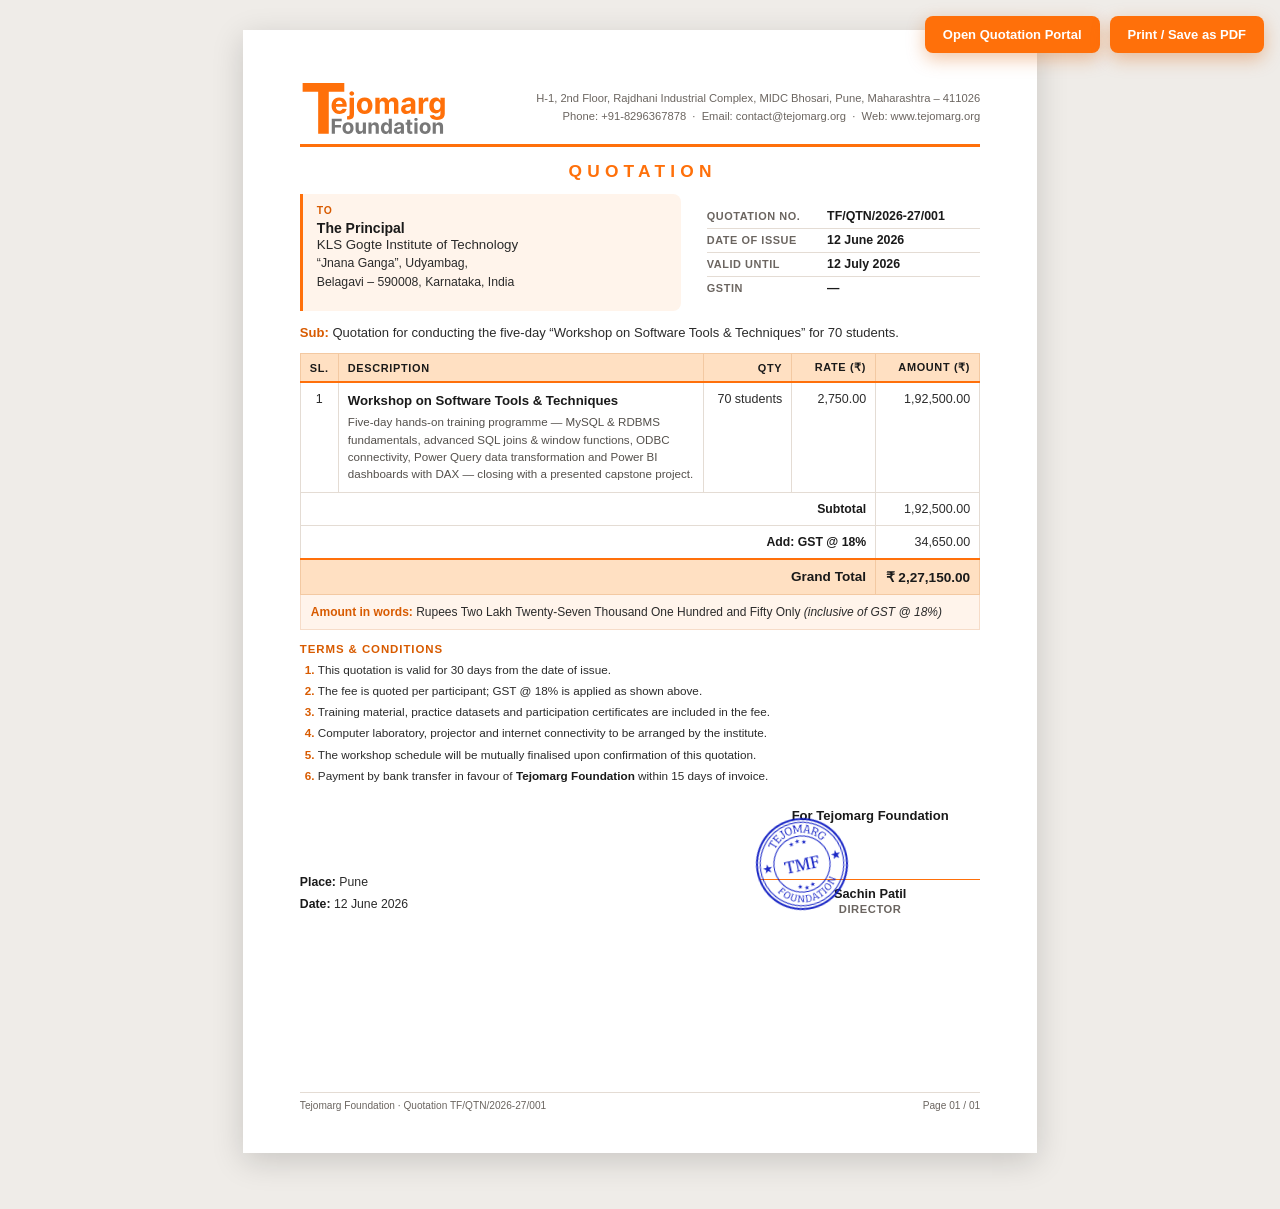
<file: Quotation_portal/quotation.html>
<!DOCTYPE html>
<html lang="en">
<head>
<meta charset="UTF-8">
<meta name="viewport" content="width=device-width, initial-scale=1.0">
<title>Quotation TF/QTN/2026-27/001 — Workshop on Software Tools &amp; Techniques · Tejomarg Foundation</title>
<meta name="description" content="Quotation from Tejomarg Foundation to KLS Gogte Institute of Technology, Belagavi, for the five-day Workshop on Software Tools & Techniques.">

<link rel="preconnect" href="https://api.fontshare.com" crossorigin>
<link href="https://api.fontshare.com/v2/css?f[]=general-sans@300,400,500,600,700&display=swap" rel="stylesheet">

<style>
/* ===========================================================
   STANDARD QUOTATION — white A4 sheet, Tejomarg brand accents
   =========================================================== */
:root{
    --brand:#FF700A;
    --brand-dark:#D85B00;
    --tint:#FFF4EB;
    --tint-border:#F6DCC8;
    --brand-light:#FFE0C2;
    --brand-light-border:#F3C9A2;
    --ink:#1A1A1A;
    --text:#2B2B2B;
    --soft:#6B6560;
    --rule:#E4DCD4;
    --white:#FFFFFF;
    --font:'General Sans','Hanken Grotesk',-apple-system,BlinkMacSystemFont,'Segoe UI',Arial,sans-serif;
}

*{margin:0;padding:0;box-sizing:border-box}

html{background:#EFECE8}
body{
    font-family:var(--font);
    background:#EFECE8;
    color:var(--text);
    -webkit-font-smoothing:antialiased;
    text-rendering:optimizeLegibility;
    padding:30px 0;
}

/* A4 sheet */
.page{
    width:210mm;
    height:297mm;
    background:var(--white);
    margin:0 auto 26px;
    padding:14mm 15mm 11mm;
    position:relative;
    display:flex;
    flex-direction:column;
    box-shadow:0 8px 30px rgba(0,0,0,.16);
    overflow:hidden;
}
.page .body{flex:1 1 auto;min-height:0;display:flex;flex-direction:column}
.rfoot{margin-top:auto;display:flex;justify-content:space-between;align-items:center;
    border-top:1px solid var(--rule);padding-top:7px;font-size:7.6pt;color:var(--soft);flex:0 0 auto}

/* letterhead */
.lhead{display:flex;align-items:center;gap:18px}
.lhead .lwm svg{width:148px;height:51px;display:block}
.lhead .lmid{flex:1 1 auto;text-align:right;font-size:8.4pt;color:var(--soft);line-height:1.6}
.lrule{margin-top:10px;height:0;border-top:3px solid var(--brand)}

/* document title — brand word between thin rules, no box */
.qtitle{margin:14px 0 0;text-align:center;text-indent:.3em;
    font-size:13pt;font-weight:700;letter-spacing:.3em;text-transform:uppercase;color:var(--brand)}

/* to + meta info row */
table.info{width:100%;border-collapse:separate;border-spacing:0;margin-top:12px}
.info>tbody>tr>td{vertical-align:top;padding:11px 14px}
.info td.toc{width:56%;background:var(--tint);border-left:3px solid var(--brand);border-radius:0 8px 8px 0}
.info>tbody>tr>td+td{padding-left:26px;padding-right:0}
.info .lbl{font-size:7.8pt;font-weight:700;letter-spacing:.08em;text-transform:uppercase;color:var(--brand-dark);margin-bottom:4px}
.info .to-attn{font-size:10.5pt;font-weight:600;color:var(--ink)}
.info .to-name{font-size:10pt;font-weight:400;color:var(--text);margin-top:1px}
.info .to-ad{font-size:9.2pt;line-height:1.55;margin-top:2px}
.info .to-ad strong{color:var(--ink)}
table.kv{width:100%;border-collapse:collapse}
.kv td{padding:4.5px 0;font-size:9.3pt;vertical-align:baseline;border-bottom:1px solid var(--rule)}
.kv tr:last-child td{border-bottom:none}
.kv td.k{width:44%;font-size:8.2pt;font-weight:700;letter-spacing:.05em;text-transform:uppercase;color:var(--soft)}
.kv td.v{font-weight:600;color:var(--ink);font-variant-numeric:tabular-nums}

/* subject */
.subject{margin-top:12px;font-size:9.8pt;line-height:1.55;color:var(--text)}
.subject .sl{font-weight:700;color:var(--brand-dark)}

/* items table */
table.items{width:100%;border-collapse:collapse;margin-top:10px}
.items th{border:1px solid var(--brand-light-border);background:var(--brand-light);color:var(--ink);font-size:8.2pt;font-weight:700;
    letter-spacing:.06em;text-transform:uppercase;padding:7px 9px;text-align:left;border-bottom:2px solid var(--brand)}
.items td{border:1px solid var(--rule);padding:9px;font-size:9.4pt;vertical-align:top}
.items th.num,.items td.num{text-align:right;white-space:nowrap;font-variant-numeric:tabular-nums}
.items td.center{text-align:center}
.iname{font-size:9.9pt;font-weight:700;color:var(--ink);line-height:1.3}
.isub{font-size:8.7pt;color:#54504C;margin-top:4px;line-height:1.5}
.items td.tlabel{text-align:right;font-weight:600;font-size:9.2pt;color:var(--ink)}
.items tr.total td{background:var(--brand-light);border-color:var(--brand-light-border);color:var(--ink);font-weight:700;font-size:10.2pt;border-top:2px solid var(--brand)}
.items tr.words td{background:var(--tint);border-color:var(--tint-border);font-size:9pt;line-height:1.5;padding:8px 10px}
.items tr.words strong{color:var(--brand-dark)}

/* terms */
.terms{margin-top:13px}
.terms h4{font-size:8.6pt;font-weight:700;letter-spacing:.08em;text-transform:uppercase;color:var(--brand-dark);margin-bottom:6px}
.terms ol{padding-left:18px}
.terms li{font-size:8.8pt;line-height:1.55;color:var(--text);margin-bottom:3px}
.terms li::marker{font-weight:600;color:var(--brand-dark)}
.terms strong{color:var(--ink)}

/* place/date + signature */
.sigrow{margin-top:20px;display:flex;justify-content:space-between;align-items:flex-end;gap:30px}
.pd{font-size:9.2pt;color:var(--text);line-height:1.8}
.pd strong{color:var(--ink);font-weight:600}
.sigblk{text-align:center;min-width:220px;position:relative}
.sigblk .for{font-size:9.8pt;font-weight:700;color:var(--ink)}
.sigblk .space{height:56px;display:flex;align-items:flex-end;justify-content:center}
.sigimg{max-height:52px;max-width:160px;display:block}
.stamp{position:absolute;left:-4px;top:10px;width:92px;height:92px;transform:rotate(-12deg);opacity:.92;pointer-events:none;
    background:url("[data-uri]") center/contain no-repeat}
.sigblk .line{border-top:1.5px solid var(--brand);padding-top:6px}
.sigblk .sname{font-size:9.6pt;font-weight:700;color:var(--ink)}
.sigblk .sdesig{font-size:8.4pt;font-weight:600;letter-spacing:.05em;text-transform:uppercase;color:var(--soft);margin-top:2px}

/* toolbar + print */
.toolbar{position:fixed;top:16px;right:16px;z-index:50;display:flex;gap:10px}
.toolbar a,.toolbar button{font-family:var(--font);font-weight:600;font-size:13px;color:#fff;background:var(--brand);
    border:none;border-radius:8px;padding:11px 18px;cursor:pointer;text-decoration:none;display:inline-block;
    box-shadow:0 6px 18px rgba(216,91,0,.35);transition:filter .2s ease}
.toolbar a:hover,.toolbar button:hover{filter:brightness(1.1)}
.toolbar button:focus-visible,.toolbar a:focus-visible{outline:3px solid var(--brand-dark);outline-offset:2px}

@media print{
    html,body{background:#fff;padding:0}
    *{-webkit-print-color-adjust:exact;print-color-adjust:exact}
    .page{margin:0;box-shadow:none;width:210mm;height:297mm;
        page-break-after:always;break-after:page}
    .page:last-child{page-break-after:auto;break-after:auto}
    .no-print{display:none!important}
}
</style>
</head>
<body>

<svg width="0" height="0" style="position:absolute" aria-hidden="true">
    <symbol id="tjlogo" viewBox="0 0 2540 877">
        <path d="M42.6136 152.131V0.000240326H759.375V152.131H492.188V872.728H309.801V152.131H42.6136Z" fill="#FF700A"/>
        <path d="M675.474 532.054C647.42 532.054 623.273 526.372 603.031 515.009C582.908 503.527 567.402 487.31 556.511 466.358C545.621 445.288 540.176 420.371 540.176 391.607C540.176 363.553 545.621 338.932 556.511 317.743C567.402 296.555 582.731 280.042 602.499 268.205C622.385 256.368 645.704 250.449 672.456 250.449C690.448 250.449 707.198 253.349 722.705 259.149C738.33 264.831 751.942 273.413 763.543 284.895C775.261 296.377 784.376 310.818 790.886 328.219C797.397 345.501 800.652 365.743 800.652 388.943V409.718H570.361V362.843H729.452C729.452 351.952 727.084 342.305 722.349 333.901C717.615 325.496 711.045 318.927 702.641 314.192C694.355 309.339 684.707 306.912 673.699 306.912C662.217 306.912 652.037 309.576 643.159 314.902C634.4 320.111 627.534 327.154 622.562 336.032C617.591 344.791 615.046 354.557 614.928 365.328V409.895C614.928 423.389 617.413 435.049 622.385 444.874C627.475 454.699 634.636 462.274 643.869 467.601C653.102 472.928 664.052 475.591 676.717 475.591C685.122 475.591 692.816 474.407 699.8 472.04C706.784 469.673 712.761 466.121 717.733 461.387C722.705 456.652 726.492 450.852 729.097 443.986L799.054 448.603C795.503 465.411 788.223 480.089 777.214 492.637C766.324 505.066 752.238 514.772 734.956 521.756C717.792 528.621 697.965 532.054 675.474 532.054ZM850.013 254H925.652V540.222C925.652 561.292 921.509 578.337 913.223 591.358C904.937 604.379 893.041 613.908 877.534 619.945C862.146 625.982 843.739 629 822.314 629C819.71 629 817.224 628.941 814.857 628.823C812.371 628.823 809.767 628.764 807.044 628.645V569.519C809.056 569.637 810.832 569.696 812.371 569.696C813.791 569.815 815.33 569.874 816.987 569.874C829.179 569.874 837.702 567.27 842.555 562.061C847.527 556.971 850.013 549.277 850.013 538.979V254ZM887.655 218.844C876.528 218.844 866.94 215.115 858.891 207.658C850.841 200.082 846.817 191.027 846.817 180.492C846.817 170.075 850.841 161.138 858.891 153.681C866.94 146.105 876.528 142.317 887.655 142.317C899.018 142.317 908.666 146.105 916.597 153.681C924.646 161.138 928.67 170.075 928.67 180.492C928.67 191.027 924.646 200.082 916.597 207.658C908.666 215.115 899.018 218.844 887.655 218.844ZM1109.47 532.054C1081.89 532.054 1058.04 526.195 1037.91 514.476C1017.91 502.639 1002.46 486.185 991.57 465.115C980.68 443.927 975.235 419.365 975.235 391.429C975.235 363.257 980.68 338.636 991.57 317.566C1002.46 296.377 1017.91 279.924 1037.91 268.205C1058.04 256.368 1081.89 250.449 1109.47 250.449C1137.05 250.449 1160.84 256.368 1180.85 268.205C1200.97 279.924 1216.48 296.377 1227.37 317.566C1238.26 338.636 1243.7 363.257 1243.7 391.429C1243.7 419.365 1238.26 443.927 1227.37 465.115C1216.48 486.185 1200.97 502.639 1180.85 514.476C1160.84 526.195 1137.05 532.054 1109.47 532.054ZM1109.82 473.46C1122.37 473.46 1132.85 469.909 1141.25 462.807C1149.65 455.586 1155.99 445.762 1160.25 433.333C1164.63 420.904 1166.82 406.758 1166.82 390.897C1166.82 375.035 1164.63 360.889 1160.25 348.46C1155.99 336.032 1149.65 326.207 1141.25 318.986C1132.85 311.765 1122.37 308.155 1109.82 308.155C1097.16 308.155 1086.5 311.765 1077.86 318.986C1069.34 326.207 1062.89 336.032 1058.51 348.46C1054.25 360.889 1052.12 375.035 1052.12 390.897C1052.12 406.758 1054.25 420.904 1058.51 433.333C1062.89 445.762 1069.34 455.586 1077.86 462.807C1086.5 469.909 1097.16 473.46 1109.82 473.46ZM1292.88 526.728V254H1364.97V302.118H1368.17C1373.85 286.138 1383.32 273.532 1396.58 264.299C1409.83 255.066 1425.7 250.449 1444.16 250.449C1462.86 250.449 1478.79 255.125 1491.93 264.476C1505.06 273.709 1513.82 286.256 1518.2 302.118H1521.04C1526.61 286.493 1536.67 274.005 1551.23 264.654C1565.91 255.184 1583.25 250.449 1603.25 250.449C1628.7 250.449 1649.36 258.558 1665.22 274.774C1681.2 290.873 1689.19 313.719 1689.19 343.311V526.728H1613.73V358.226C1613.73 343.075 1609.7 331.711 1601.66 324.135C1593.61 316.559 1583.54 312.772 1571.47 312.772C1557.74 312.772 1547.03 317.151 1539.33 325.911C1531.64 334.552 1527.79 345.975 1527.79 360.179V526.728H1454.46V356.628C1454.46 343.252 1450.61 332.599 1442.92 324.668C1435.34 316.737 1425.34 312.772 1412.91 312.772C1404.51 312.772 1396.93 314.902 1390.19 319.164C1383.56 323.307 1378.29 329.166 1374.38 336.742C1370.48 344.199 1368.52 352.959 1368.52 363.02V526.728H1292.88ZM1826.71 531.877C1809.31 531.877 1793.8 528.858 1780.19 522.821C1766.58 516.666 1755.8 507.611 1747.87 495.655C1740.06 483.581 1736.15 468.548 1736.15 450.556C1736.15 435.404 1738.94 422.679 1744.5 412.381C1750.06 402.083 1757.64 393.797 1767.23 387.523C1776.81 381.249 1787.71 376.514 1799.9 373.318C1812.21 370.122 1825.11 367.873 1838.6 366.571C1854.47 364.914 1867.25 363.375 1876.96 361.955C1886.66 360.416 1893.71 358.167 1898.09 355.208C1902.47 352.248 1904.66 347.869 1904.66 342.068V341.003C1904.66 329.758 1901.1 321.058 1894 314.902C1887.02 308.747 1877.08 305.669 1864.17 305.669C1850.56 305.669 1839.73 308.688 1831.68 314.725C1823.63 320.643 1818.3 328.101 1815.7 337.097L1745.74 331.415C1749.29 314.843 1756.28 300.52 1766.69 288.446C1777.11 276.254 1790.55 266.903 1807 260.392C1823.57 253.764 1842.75 250.449 1864.53 250.449C1879.68 250.449 1894.18 252.225 1908.03 255.776C1922 259.327 1934.37 264.831 1945.14 272.289C1956.03 279.746 1964.61 289.334 1970.88 301.053C1977.16 312.653 1980.3 326.562 1980.3 342.779V526.728H1908.56V488.908H1906.43C1902.05 497.431 1896.19 504.947 1888.85 511.458C1881.51 517.85 1872.7 522.88 1862.4 526.55C1852.1 530.101 1840.2 531.877 1826.71 531.877ZM1848.37 479.675C1859.5 479.675 1869.32 477.485 1877.84 473.105C1886.37 468.607 1893.06 462.57 1897.91 454.995C1902.76 447.419 1905.19 438.837 1905.19 429.249V400.307C1902.82 401.846 1899.57 403.266 1895.42 404.568C1891.4 405.752 1886.84 406.877 1881.75 407.942C1876.66 408.889 1871.57 409.777 1866.48 410.605C1861.39 411.316 1856.77 411.967 1852.63 412.559C1843.75 413.861 1836 415.932 1829.37 418.773C1822.74 421.614 1817.59 425.461 1813.92 430.314C1810.25 435.049 1808.42 440.968 1808.42 448.07C1808.42 458.368 1812.15 466.24 1819.61 471.685C1827.18 477.012 1836.77 479.675 1848.37 479.675ZM2038.98 526.728V254H2112.31V301.585H2115.15C2120.12 284.658 2128.47 271.874 2140.19 263.233C2151.9 254.474 2165.4 250.094 2180.67 250.094C2184.46 250.094 2188.54 250.331 2192.92 250.804C2197.3 251.278 2201.15 251.929 2204.46 252.757V319.874C2200.91 318.808 2196 317.862 2189.72 317.033C2183.45 316.204 2177.71 315.79 2172.5 315.79C2161.37 315.79 2151.43 318.217 2142.67 323.07C2134.03 327.805 2127.16 334.433 2122.07 342.956C2117.1 351.479 2114.62 361.304 2114.62 372.431V526.728H2038.98ZM2353.74 634.682C2329.24 634.682 2308.23 631.309 2290.71 624.561C2273.31 617.933 2259.46 608.877 2249.16 597.395C2238.86 585.913 2232.17 573.011 2229.1 558.688L2299.05 549.277C2301.18 554.722 2304.56 559.812 2309.17 564.547C2313.79 569.282 2319.89 573.07 2327.46 575.911C2335.16 578.87 2344.51 580.35 2355.52 580.35C2371.97 580.35 2385.52 576.325 2396.18 568.276C2406.95 560.345 2412.34 547.028 2412.34 528.326V478.432H2409.14C2405.82 486.008 2400.85 493.169 2394.22 499.916C2387.6 506.664 2379.07 512.168 2368.66 516.429C2358.24 520.691 2345.81 522.821 2331.37 522.821C2310.89 522.821 2292.25 518.086 2275.44 508.617C2258.75 499.029 2245.43 484.41 2235.49 464.76C2225.66 444.992 2220.75 420.016 2220.75 389.831C2220.75 358.936 2225.78 333.131 2235.84 312.416C2245.91 291.701 2259.28 276.195 2275.97 265.897C2292.78 255.598 2311.19 250.449 2331.19 250.449C2346.46 250.449 2359.25 253.053 2369.54 258.262C2379.84 263.352 2388.13 269.744 2394.4 277.438C2400.79 285.014 2405.71 292.471 2409.14 299.81H2411.98V254H2487.09V529.391C2487.09 552.592 2481.4 572.005 2470.04 587.63C2458.68 603.255 2442.93 614.973 2422.81 622.786C2402.81 630.717 2379.78 634.682 2353.74 634.682ZM2355.34 466.003C2367.53 466.003 2377.83 462.985 2386.23 456.948C2394.76 450.792 2401.27 442.033 2405.77 430.669C2410.38 419.187 2412.69 405.456 2412.69 389.476C2412.69 373.496 2410.44 359.647 2405.94 347.928C2401.45 336.091 2394.93 326.917 2386.41 320.407C2377.89 313.896 2367.53 310.641 2355.34 310.641C2342.91 310.641 2332.43 314.014 2323.91 320.762C2315.39 327.39 2308.94 336.623 2304.56 348.46C2300.18 360.298 2297.99 373.969 2297.99 389.476C2297.99 405.219 2300.18 418.832 2304.56 430.314C2309.06 441.678 2315.51 450.496 2323.91 456.77C2332.43 462.925 2342.91 466.003 2355.34 466.003Z" fill="#FF700A"/>
        <path d="M543.44 872.728V614.546H714.384V659.551H598.026V721.071H703.038V766.076H598.026V872.728H543.44ZM823.368 876.509C803.786 876.509 786.851 872.349 772.563 864.029C758.36 855.625 747.392 843.943 739.66 828.983C731.928 813.939 728.062 796.5 728.062 776.666C728.062 756.663 731.928 739.182 739.66 724.223C747.392 709.179 758.36 697.497 772.563 689.176C786.851 680.772 803.786 676.57 823.368 676.57C842.95 676.57 859.843 680.772 874.046 689.176C888.333 697.497 899.343 709.179 907.075 724.223C914.807 739.182 918.673 756.663 918.673 776.666C918.673 796.5 914.807 813.939 907.075 828.983C899.343 843.943 888.333 855.625 874.046 864.029C859.843 872.349 842.95 876.509 823.368 876.509ZM823.62 834.908C832.528 834.908 839.966 832.387 845.933 827.344C851.901 822.217 856.397 815.242 859.422 806.417C862.532 797.593 864.087 787.549 864.087 776.288C864.087 765.026 862.532 754.983 859.422 746.158C856.397 737.333 851.901 730.358 845.933 725.231C839.966 720.104 832.528 717.541 823.62 717.541C814.627 717.541 807.063 720.104 800.928 725.231C794.877 730.358 790.297 737.333 787.187 746.158C784.161 754.983 782.649 765.026 782.649 776.288C782.649 787.549 784.161 797.593 787.187 806.417C790.297 815.242 794.877 822.217 800.928 827.344C807.063 832.387 814.627 834.908 823.62 834.908ZM1077.77 790.281V679.091H1131.47V872.728H1079.91V837.555H1077.89C1073.52 848.901 1066.25 858.02 1056.08 864.911C1046 871.803 1033.69 875.249 1019.15 875.249C1006.2 875.249 994.817 872.307 984.983 866.424C975.15 860.541 967.46 852.179 961.914 841.337C956.451 830.496 953.677 817.511 953.593 802.383V679.091H1007.3V792.802C1007.38 804.232 1010.45 813.267 1016.5 819.906C1022.55 826.546 1030.66 829.865 1040.83 829.865C1047.3 829.865 1053.35 828.395 1058.98 825.453C1064.61 822.427 1069.15 817.973 1072.6 812.09C1076.13 806.207 1077.85 798.937 1077.77 790.281ZM1228.13 760.782V872.728H1174.43V679.091H1225.61V713.255H1227.88C1232.17 701.993 1239.35 693.084 1249.44 686.529C1259.52 679.89 1271.75 676.57 1286.12 676.57C1299.57 676.57 1311.29 679.511 1321.29 685.394C1331.3 691.277 1339.07 699.682 1344.62 710.608C1350.16 721.449 1352.94 734.392 1352.94 749.436V872.728H1299.23V759.017C1299.32 747.166 1296.29 737.922 1290.16 731.282C1284.02 724.559 1275.57 721.197 1264.82 721.197C1257.59 721.197 1251.2 722.752 1245.66 725.861C1240.19 728.971 1235.91 733.509 1232.8 739.476C1229.77 745.36 1228.22 752.461 1228.13 760.782ZM1466.62 875.879C1451.91 875.879 1438.59 872.097 1426.65 864.533C1414.8 856.885 1405.39 845.666 1398.41 830.874C1391.52 815.998 1388.08 797.761 1388.08 776.161C1388.08 753.974 1391.65 735.526 1398.79 720.819C1405.94 706.027 1415.43 694.975 1427.28 687.664C1439.22 680.268 1452.29 676.57 1466.49 676.57C1477.33 676.57 1486.37 678.419 1493.59 682.117C1500.91 685.731 1506.79 690.269 1511.24 695.732C1515.78 701.111 1519.23 706.405 1521.58 711.616H1523.22V614.546H1576.8V872.728H1523.85V841.715H1521.58C1519.06 847.094 1515.49 852.431 1510.87 857.726C1506.33 862.936 1500.4 867.265 1493.09 870.71C1485.86 874.156 1477.04 875.879 1466.62 875.879ZM1483.63 833.143C1492.29 833.143 1499.6 830.79 1505.57 826.083C1511.62 821.293 1516.24 814.611 1519.44 806.039C1522.72 797.467 1524.35 787.423 1524.35 775.909C1524.35 764.395 1522.76 754.394 1519.56 745.906C1516.37 737.417 1511.75 730.862 1505.7 726.24C1499.65 721.617 1492.29 719.306 1483.63 719.306C1474.81 719.306 1467.37 721.701 1461.32 726.492C1455.27 731.282 1450.69 737.922 1447.58 746.41C1444.47 754.898 1442.92 764.732 1442.92 775.909C1442.92 787.171 1444.47 797.13 1447.58 805.787C1450.77 814.359 1455.35 821.083 1461.32 825.957C1467.37 830.748 1474.81 833.143 1483.63 833.143ZM1676.17 876.383C1663.81 876.383 1652.8 874.24 1643.14 869.954C1633.47 865.584 1625.83 859.155 1620.2 850.666C1614.65 842.094 1611.87 831.42 1611.87 818.646C1611.87 807.888 1613.85 798.853 1617.8 791.541C1621.75 784.23 1627.13 778.347 1633.94 773.892C1640.74 769.438 1648.48 766.076 1657.13 763.807C1665.87 761.538 1675.03 759.941 1684.61 759.017C1695.88 757.84 1704.95 756.747 1711.84 755.739C1718.74 754.646 1723.74 753.05 1726.85 750.948C1729.96 748.847 1731.51 745.738 1731.51 741.62V740.863C1731.51 732.879 1728.99 726.702 1723.95 722.332C1718.99 717.961 1711.93 715.776 1702.77 715.776C1693.1 715.776 1685.41 717.919 1679.7 722.206C1673.98 726.408 1670.2 731.702 1668.35 738.09L1618.68 734.056C1621.2 722.29 1626.16 712.12 1633.56 703.548C1640.95 694.891 1650.49 688.252 1662.17 683.63C1673.94 678.923 1687.56 676.57 1703.02 676.57C1713.78 676.57 1724.07 677.831 1733.91 680.352C1743.82 682.873 1752.61 686.781 1760.25 692.076C1767.99 697.371 1774.08 704.178 1778.53 712.498C1782.99 720.735 1785.21 730.61 1785.21 742.124V872.728H1734.28V845.876H1732.77C1729.66 851.927 1725.5 857.264 1720.29 861.886C1715.08 866.424 1708.82 869.996 1701.51 872.601C1694.2 875.123 1685.75 876.383 1676.17 876.383ZM1691.55 839.32C1699.45 839.32 1706.42 837.765 1712.48 834.656C1718.53 831.462 1723.27 827.176 1726.72 821.797C1730.17 816.418 1731.89 810.325 1731.89 803.518V782.969C1730.21 784.062 1727.9 785.07 1724.96 785.995C1722.1 786.835 1718.86 787.633 1715.25 788.39C1711.63 789.062 1708.02 789.692 1704.41 790.281C1700.79 790.785 1697.52 791.247 1694.57 791.668C1688.27 792.592 1682.77 794.063 1678.06 796.08C1673.35 798.097 1669.7 800.828 1667.09 804.274C1664.49 807.636 1663.18 811.838 1663.18 816.881C1663.18 824.192 1665.83 829.781 1671.13 833.647C1676.5 837.429 1683.31 839.32 1691.55 839.32ZM1929.87 679.091V719.432H1813.26V679.091H1929.87ZM1839.74 632.699H1893.44V813.225C1893.44 818.183 1894.2 822.049 1895.71 824.823C1897.22 827.512 1899.32 829.403 1902.01 830.496C1904.79 831.588 1907.98 832.134 1911.6 832.134C1914.12 832.134 1916.64 831.924 1919.16 831.504C1921.68 831 1923.61 830.622 1924.96 830.37L1933.4 870.332C1930.72 871.173 1926.93 872.139 1922.06 873.232C1917.18 874.408 1911.26 875.123 1904.28 875.375C1891.34 875.879 1879.99 874.156 1870.25 870.206C1860.58 866.256 1853.06 860.121 1847.68 851.801C1842.3 843.48 1839.65 832.975 1839.74 820.284V632.699ZM1964.86 872.728V679.091H2018.56V872.728H1964.86ZM1991.84 654.13C1983.85 654.13 1977 651.483 1971.29 646.188C1965.66 640.809 1962.84 634.38 1962.84 626.9C1962.84 619.504 1965.66 613.159 1971.29 607.864C1977 602.485 1983.85 599.796 1991.84 599.796C1999.82 599.796 2006.63 602.485 2012.26 607.864C2017.97 613.159 2020.83 619.504 2020.83 626.9C2020.83 634.38 2017.97 640.809 2012.26 646.188C2006.63 651.483 1999.82 654.13 1991.84 654.13ZM2149.07 876.509C2129.49 876.509 2112.55 872.349 2098.27 864.029C2084.06 855.625 2073.1 843.943 2065.36 828.983C2057.63 813.939 2053.77 796.5 2053.77 776.666C2053.77 756.663 2057.63 739.182 2065.36 724.223C2073.1 709.179 2084.06 697.497 2098.27 689.176C2112.55 680.772 2129.49 676.57 2149.07 676.57C2168.65 676.57 2185.55 680.772 2199.75 689.176C2214.04 697.497 2225.05 709.179 2232.78 724.223C2240.51 739.182 2244.38 756.663 2244.38 776.666C2244.38 796.5 2240.51 813.939 2232.78 828.983C2225.05 843.943 2214.04 855.625 2199.75 864.029C2185.55 872.349 2168.65 876.509 2149.07 876.509ZM2149.32 834.908C2158.23 834.908 2165.67 832.387 2171.64 827.344C2177.6 822.217 2182.1 815.242 2185.13 806.417C2188.24 797.593 2189.79 787.549 2189.79 776.288C2189.79 765.026 2188.24 754.983 2185.13 746.158C2182.1 737.333 2177.6 730.358 2171.64 725.231C2165.67 720.104 2158.23 717.541 2149.32 717.541C2140.33 717.541 2132.77 720.104 2126.63 725.231C2120.58 730.358 2116 737.333 2112.89 746.158C2109.86 754.983 2108.35 765.026 2108.35 776.288C2108.35 787.549 2109.86 797.593 2112.89 806.417C2116 815.242 2120.58 822.217 2126.63 827.344C2132.77 832.387 2140.33 834.908 2149.32 834.908ZM2333 760.782V872.728H2279.3V679.091H2330.48V713.255H2332.75C2337.03 701.993 2344.22 693.084 2354.31 686.529C2364.39 679.89 2376.62 676.57 2390.99 676.57C2404.44 676.57 2416.16 679.511 2426.16 685.394C2436.16 691.277 2443.94 699.682 2449.48 710.608C2455.03 721.449 2457.8 734.392 2457.8 749.436V872.728H2404.1V759.017C2404.19 747.166 2401.16 737.922 2395.02 731.282C2388.89 724.559 2380.44 721.197 2369.69 721.197C2362.46 721.197 2356.07 722.752 2350.52 725.861C2345.06 728.971 2340.77 733.509 2337.66 739.476C2334.64 745.36 2333.08 752.461 2333 760.782Z" fill="#787878"/>
    </symbol>
</svg>

<div class="toolbar no-print">
    <a href="portal.html">Open Quotation Portal</a>
    <button type="button" onclick="window.print()">Print / Save as PDF</button>
</div>

<!-- ============================ QUOTATION · single A4 sheet ============================ -->
<section class="page">
    <div class="body">

        <header class="lhead">
            <span class="lwm"><svg viewBox="0 0 2540 877" role="img" aria-label="Tejomarg Foundation"><use href="#tjlogo"/></svg></span>
            <div class="lmid">
                H-1, 2nd Floor, Rajdhani Industrial Complex, MIDC Bhosari, Pune, Maharashtra – 411026<br>
                Phone: +91-8296367878 &nbsp;·&nbsp; Email: contact@tejomarg.org &nbsp;·&nbsp; Web: www.tejomarg.org
            </div>
        </header>
        <div class="lrule"></div>

        <div class="qtitle">Quotation</div>

        <table class="info">
            <tbody>
                <tr>
                    <td class="toc">
                        <div class="lbl">To</div>
                        <div class="to-attn">The Principal</div>
                        <div class="to-name">KLS Gogte Institute of Technology</div>
                        <div class="to-ad">“Jnana Ganga”, Udyambag,<br>
                            Belagavi – 590008, Karnataka, India</div>
                    </td>
                    <td>
                        <table class="kv">
                            <tbody>
                                <tr><td class="k">Quotation No.</td><td class="v">TF/QTN/2026-27/001</td></tr>
                                <tr><td class="k">Date of Issue</td><td class="v">12 June 2026</td></tr>
                                <tr><td class="k">Valid Until</td><td class="v">12 July 2026</td></tr>
                                <tr><td class="k">GSTIN</td><td class="v">—</td></tr>
                            </tbody>
                        </table>
                    </td>
                </tr>
            </tbody>
        </table>

        <p class="subject"><span class="sl">Sub:</span> Quotation for conducting the five-day
        “Workshop on Software Tools &amp; Techniques” for 70 students.</p>

        <table class="items">
            <thead>
                <tr>
                    <th style="width:34px">Sl.</th>
                    <th>Description</th>
                    <th class="num" style="width:88px">Qty</th>
                    <th class="num" style="width:84px">Rate (₹)</th>
                    <th class="num" style="width:104px">Amount (₹)</th>
                </tr>
            </thead>
            <tbody>
                <tr>
                    <td class="center">1</td>
                    <td>
                        <div class="iname">Workshop on Software Tools &amp; Techniques</div>
                        <div class="isub">Five-day hands-on training programme — MySQL &amp; RDBMS fundamentals,
                        advanced SQL joins &amp; window functions, ODBC connectivity, Power Query data
                        transformation and Power BI dashboards with DAX — closing with a presented
                        capstone project.</div>
                    </td>
                    <td class="num">70 students</td>
                    <td class="num">2,750.00</td>
                    <td class="num">1,92,500.00</td>
                </tr>
                <tr>
                    <td colspan="4" class="tlabel">Subtotal</td>
                    <td class="num">1,92,500.00</td>
                </tr>
                <tr>
                    <td colspan="4" class="tlabel">Add: GST @ 18%</td>
                    <td class="num">34,650.00</td>
                </tr>
                <tr class="total">
                    <td colspan="4" class="tlabel">Grand Total</td>
                    <td class="num">₹ 2,27,150.00</td>
                </tr>
                <tr class="words">
                    <td colspan="5"><strong>Amount in words:</strong> Rupees Two Lakh Twenty-Seven Thousand
                    One Hundred and Fifty Only <em>(inclusive of GST @ 18%)</em></td>
                </tr>
            </tbody>
        </table>

        <div class="terms">
            <h4>Terms &amp; Conditions</h4>
            <ol>
                <li>This quotation is valid for 30 days from the date of issue.</li>
                <li>The fee is quoted per participant; GST @ 18% is applied as shown above.</li>
                <li>Training material, practice datasets and participation certificates are included in the fee.</li>
                <li>Computer laboratory, projector and internet connectivity to be arranged by the institute.</li>
                <li>The workshop schedule will be mutually finalised upon confirmation of this quotation.</li>
                <li>Payment by bank transfer in favour of <strong>Tejomarg Foundation</strong> within 15 days of invoice.</li>
            </ol>
        </div>

        <div class="sigrow">
            <div class="pd">
                <strong>Place:</strong> Pune<br>
                <strong>Date:</strong> 12 June 2026
            </div>
            <div class="sigblk">
                <span class="stamp" role="img" aria-label="Tejomarg Foundation seal"></span>
                <div class="for">For Tejomarg Foundation</div>
                <div class="space"></div>
                <div class="line">
                    <div class="sname">Sachin Patil</div>
                    <div class="sdesig">Director</div>
                </div>
            </div>
        </div>

        <div class="rfoot"><span>Tejomarg Foundation · Quotation TF/QTN/2026-27/001</span><span>Page 01 / 01</span></div>
    </div>
</section>

</body>
</html>
</file>
<file: styles.css>
/* ============================================================
   TEJOMARG FOUNDATION — Shared Stylesheet (Refined Edition)
   Brand: #FF700A orange · warm graphite neutrals
   Direction: editorial / institutional luxury — confident
   restraint, fine hairlines, soft deep shadows, paper-warm
   whites, and orange used as a deliberate accent.
   ============================================================ */

:root {
  /* Brand palette — orange stays the signature accent */
  --tm-orange:        #FF700A;
  --tm-orange-deep:   #C9530A;
  --tm-orange-bright: #FF8F3C;
  --tm-orange-glow:   #FFB877;
  --tm-orange-tint:   #FBE7D4;
  --tm-orange-haze:   #FCF6EF;

  /* Warm graphite neutrals — paper, not plastic */
  --tm-gray:          #6E665D;
  --tm-gray-deep:     #4A443D;
  --tm-gray-soft:     #A89F94;
  --tm-gray-mist:     #EAE5DD;
  --tm-gray-haze:     #F4F1EB;

  --tm-ink:           #1B1814;
  --tm-ink-soft:      #36302A;
  --tm-paper:         #FFFFFF;
  --tm-off-white:     #FBFAF7;

  /* Gradients — refined, not glossy */
  --gloss-orange: linear-gradient(135deg, #FF9A4D 0%, #FF700A 52%, #D2560A 100%);
  --gloss-orange-sheen: linear-gradient(180deg, rgba(255,255,255,0.20) 0%, rgba(255,255,255,0) 55%, rgba(0,0,0,0.06) 100%);
  --gloss-dark: linear-gradient(165deg, #221E19 0%, #15120F 100%);
  --gloss-light: linear-gradient(180deg, #FFFFFF 0%, #FBFAF7 100%);
  --gloss-bg: linear-gradient(180deg, #FFFFFF 0%, #FCF6EF 100%);

  /* Type */
  --font-display: "Manrope", "Inter", system-ui, sans-serif;
  --font-body:    "Inter", system-ui, sans-serif;
  --font-mono:    "JetBrains Mono", ui-monospace, monospace;

  /* Rhythm */
  --radius-sm: 8px;
  --radius-md: 14px;
  --radius-lg: 22px;
  --radius-xl: 30px;

  /* Shadows — soft, layered, expensive (less neon, more depth) */
  --shadow-soft:   0 1px 2px rgba(27,24,20,0.04), 0 8px 22px rgba(27,24,20,0.05);
  --shadow-md:     0 2px 8px rgba(27,24,20,0.05), 0 18px 48px rgba(27,24,20,0.08);
  --shadow-lg:     0 10px 30px rgba(27,24,20,0.07), 0 44px 100px rgba(27,24,20,0.13);
  --shadow-glow:   0 8px 26px rgba(255,112,10,0.18), 0 2px 8px rgba(255,112,10,0.12);
  --shadow-glow-strong: 0 14px 40px rgba(255,112,10,0.26), 0 4px 12px rgba(255,112,10,0.16);

  --max-w: 1240px;
  --tx: cubic-bezier(0.22, 1, 0.36, 1);
}

/* ---------- Base ---------- */
* { box-sizing: border-box; }
html { scroll-behavior: smooth; }
body {
  margin: 0;
  font-family: var(--font-body);
  background: var(--tm-paper);
  color: var(--tm-ink);
  line-height: 1.6;
  font-size: 16px;
  -webkit-font-smoothing: antialiased;
  -moz-osx-font-smoothing: grayscale;
  text-rendering: optimizeLegibility;
}

h1, h2, h3, h4, h5 {
  font-family: var(--font-display);
  font-weight: 700;
  color: var(--tm-ink);
  letter-spacing: -0.02em;
  line-height: 1.1;
  margin: 0;
}

p { margin: 0 0 1em; color: var(--tm-gray-deep); }
a { color: var(--tm-orange); text-decoration: none; transition: color .2s; }
a:hover { color: var(--tm-orange-deep); }
img { max-width: 100%; display: block; }
::selection { background: rgba(255,112,10,0.16); color: var(--tm-ink); }

/* ---------- Utilities ---------- */
.container { max-width: var(--max-w); margin: 0 auto; padding: 0 28px; }
.eyebrow {
  font-family: var(--font-body);
  font-size: 12px;
  font-weight: 700;
  letter-spacing: 0.18em;
  text-transform: uppercase;
  color: var(--tm-orange);
  display: inline-flex;
  align-items: center;
  gap: 12px;
  margin-bottom: 20px;
}
.eyebrow::before {
  content: "";
  width: 28px; height: 2px;
  background: var(--gloss-orange);
  display: inline-block;
  border-radius: 2px;
}

/* ---------- Buttons (refined, restrained orange) ---------- */
.btn {
  --mx: 50%;
  --my: 50%;
  display: inline-flex;
  align-items: center;
  gap: 10px;
  padding: 15px 30px;
  font-family: var(--font-body);
  font-size: 14.5px;
  font-weight: 600;
  letter-spacing: 0.005em;
  border-radius: 10px;
  border: 1px solid transparent;
  cursor: pointer;
  transition: transform .3s var(--tx), box-shadow .35s var(--tx), border-color .25s var(--tx), background .3s var(--tx);
  text-decoration: none;
  white-space: nowrap;
  position: relative;
  overflow: hidden;
  isolation: isolate;
}

/* ===== Primary (refined orange) ===== */
.btn-primary {
  background: linear-gradient(180deg, #FF8526 0%, #FF700A 55%, #ED6209 100%);
  color: var(--tm-paper);
  border-color: rgba(201,83,10,0.5);
  box-shadow:
    0 1px 0 rgba(255,255,255,0.22) inset,
    0 6px 16px rgba(255,112,10,0.20),
    0 1px 2px rgba(27,24,20,0.10);
}
/* Soft top sheen only — no heavy gloss */
.btn-primary::before {
  content: "";
  position: absolute;
  inset: 0;
  background: linear-gradient(180deg, rgba(255,255,255,0.18) 0%, rgba(255,255,255,0) 50%);
  pointer-events: none;
  z-index: 0;
}
/* Subtle cursor-tracking warmth */
.btn-primary::after {
  content: "";
  position: absolute;
  inset: 0;
  background: radial-gradient(
    160px circle at var(--mx) var(--my),
    rgba(255,210,150,0.40) 0%,
    rgba(255,170,90,0.16) 30%,
    transparent 58%
  );
  opacity: 0;
  transition: opacity .3s var(--tx);
  pointer-events: none;
  z-index: 1;
}
.btn-primary:hover {
  border-color: rgba(201,83,10,0.7);
  box-shadow:
    0 1px 0 rgba(255,255,255,0.28) inset,
    0 12px 30px rgba(255,112,10,0.28),
    0 2px 6px rgba(27,24,20,0.12);
  color: var(--tm-paper);
}
.btn-primary:hover::after { opacity: 1; }
.btn-primary > * { position: relative; z-index: 2; }

/* ===== Outline / "Partner With Us" (light glass, orange border on hover) ===== */
.btn-outline {
  background: linear-gradient(180deg, #FFFFFF 0%, #F2F2F2 100%);
  color: var(--tm-ink);
  border-color: var(--tm-ink);
  box-shadow:
    0 1px 0 rgba(255,255,255,1) inset,
    0 -1px 0 rgba(0,0,0,0.04) inset,
    0 1px 2px rgba(0,0,0,0.04),
    0 4px 14px rgba(0,0,0,0.06);
}
.btn-outline::before {
  content: "";
  position: absolute;
  inset: 0;
  background: linear-gradient(180deg, rgba(255,255,255,0.6) 0%, rgba(255,255,255,0) 50%);
  pointer-events: none;
  z-index: 0;
}
.btn-outline::after {
  content: "";
  position: absolute;
  inset: 0;
  background: radial-gradient(
    180px circle at var(--mx) var(--my),
    rgba(255,170,80,0.40) 0%,
    rgba(255,140,40,0.20) 22%,
    rgba(255,112,10,0.08) 45%,
    transparent 65%
  );
  opacity: 0;
  transition: opacity .25s var(--tx);
  pointer-events: none;
  z-index: 1;
}
.btn-outline:hover {
  color: var(--tm-ink);
  border-color: var(--tm-orange-deep);
  box-shadow:
    0 1px 0 rgba(255,255,255,1) inset,
    0 -1px 0 rgba(0,0,0,0.04) inset,
    0 4px 12px rgba(255,112,10,0.18),
    0 12px 28px rgba(255,112,10,0.14);
}
.btn-outline:hover::after { opacity: 1; }
.btn-outline > * { position: relative; z-index: 2; }

/* ===== Dark variant (used on CTA strip — "Begin a Conversation") ===== */
.cta-strip .btn-primary {
  background: linear-gradient(180deg, #2B2B2B 0%, #1A1A1A 100%);
  border-color: rgba(0,0,0,0.6);
  box-shadow:
    0 1px 0 rgba(255,255,255,0.10) inset,
    0 -1px 0 rgba(0,0,0,0.30) inset,
    0 2px 8px rgba(0,0,0,0.20),
    0 12px 28px rgba(0,0,0,0.18);
  color: var(--tm-paper);
}
.cta-strip .btn-primary::before {
  background: linear-gradient(180deg, rgba(255,255,255,0.08) 0%, rgba(255,255,255,0) 50%);
}
.cta-strip .btn-primary::after {
  background: radial-gradient(
    180px circle at var(--mx) var(--my),
    rgba(255,170,80,0.45) 0%,
    rgba(255,140,40,0.22) 22%,
    rgba(255,112,10,0.08) 45%,
    transparent 65%
  );
}
.cta-strip .btn-primary:hover {
  background: linear-gradient(180deg, #1A1A1A 0%, #000000 100%);
  border-color: var(--tm-orange-deep);
  box-shadow:
    0 1px 0 rgba(255,255,255,0.12) inset,
    0 -1px 0 rgba(0,0,0,0.30) inset,
    0 6px 18px rgba(255,112,10,0.28),
    0 18px 40px rgba(255,112,10,0.18);
  color: var(--tm-paper);
}

.btn-arrow .arrow {
  transition: transform .25s var(--tx);
  display: inline-block;
}
.btn-arrow:hover .arrow { transform: translateX(4px); }

/* ============================================================
   HEADER — single row · logo left · nav right · extra glossy
   ============================================================ */
.site-header {
  position: sticky;
  top: 0;
  z-index: 100;
  background: rgba(255,255,255,0.72);
  backdrop-filter: saturate(150%) blur(18px);
  -webkit-backdrop-filter: saturate(150%) blur(18px);
  border-bottom: 1px solid rgba(234,229,221,0.7);
  transition: all .35s var(--tx);
}
.site-header::before {
  content: "";
  position: absolute;
  inset: 0;
  background: linear-gradient(180deg, rgba(255,255,255,0.5) 0%, rgba(255,255,255,0) 70%);
  pointer-events: none;
}
.site-header::after {
  content: "";
  position: absolute;
  left: 0; right: 0; bottom: 0;
  height: 1px;
  background: linear-gradient(90deg, transparent, rgba(255,112,10,0.22), transparent);
  pointer-events: none;
}
.site-header.scrolled {
  background: rgba(255,255,255,0.9);
  border-bottom-color: rgba(234,229,221,0.95);
  box-shadow: 0 12px 40px rgba(27,24,20,0.05);
}

/* === Single header row === */
.header-inner {
  max-width: var(--max-w);
  margin: 0 auto;
  padding: 18px 28px;
  display: flex;
  align-items: center;
  justify-content: space-between;
  gap: 32px;
  position: relative;
  z-index: 1;
}

/* === Logo on the LEFT === */
.brand {
  display: inline-flex;
  align-items: center;
  text-decoration: none;
  transition: transform .35s var(--tx);
  position: relative;
  flex-shrink: 0;
}
.brand:hover { transform: scale(1.03); }
.brand img {
  height: 50px;
  width: auto;
  display: block;
  filter: drop-shadow(0 3px 10px rgba(27,24,20,0.10));
  transition: filter .35s var(--tx);
}
.brand:hover img {
  filter: drop-shadow(0 5px 16px rgba(255,112,10,0.22));
}

/* === Nav on the RIGHT (flat, glossy active) === */
.nav {
  display: flex;
  align-items: center;
  gap: 4px;
  position: relative;
}
.nav a {
  --mx: 50%;
  --my: 50%;
  font-size: 14.5px;
  font-weight: 500;
  color: var(--tm-gray-deep);
  letter-spacing: 0.005em;
  padding: 10px 18px;
  transition: color .25s var(--tx), background .25s var(--tx);
  position: relative;
  z-index: 1;
  border-radius: 9px;
}
.nav a:hover {
  color: var(--tm-ink);
  background: rgba(27,24,20,0.04);
}
.nav a.active {
  color: var(--tm-ink);
  font-weight: 600;
  background: transparent;
}
.nav a.active::after {
  content: "";
  position: absolute;
  left: 18px; right: 18px;
  bottom: 2px;
  height: 2px;
  border-radius: 2px;
  background: var(--gloss-orange);
  box-shadow: 0 1px 6px rgba(255,112,10,0.4);
}
.nav a.active:hover { background: rgba(255,112,10,0.06); }

/* === Mobile toggle === */
.nav-toggle {
  display: none;
  background:
    linear-gradient(180deg, #FFFFFF 0%, #F5F5F5 100%);
  border: 1.5px solid var(--tm-gray-mist);
  padding: 10px 12px;
  cursor: pointer;
  border-radius: 12px;
  box-shadow:
    var(--shadow-soft),
    inset 0 1px 0 rgba(255,255,255,1);
  z-index: 2;
}
.nav-toggle span {
  display: block;
  width: 22px; height: 2px;
  background: var(--tm-ink);
  margin: 5px 0;
  border-radius: 2px;
  transition: transform .25s;
}

/* ============================================================
   FOOTER (glossy)
   ============================================================ */
.site-footer {
  background: var(--gloss-dark);
  color: #B5B5B5;
  padding: 88px 0 36px;
  margin-top: 120px;
  position: relative;
  overflow: hidden;
}
.site-footer::before {
  content: "";
  position: absolute;
  top: -200px; right: -200px;
  width: 600px; height: 600px;
  background: radial-gradient(circle, rgba(255,112,10,0.18), transparent 65%);
  pointer-events: none;
  filter: blur(40px);
}
.site-footer::after {
  content: "";
  position: absolute;
  top: 0; left: 0; right: 0;
  height: 1px;
  background: linear-gradient(90deg, transparent, rgba(255,112,10,0.5), transparent);
}
.footer-grid {
  display: grid;
  grid-template-columns: 2fr 1fr 1.4fr;
  gap: 64px;
  padding-bottom: 56px;
  border-bottom: 1px solid rgba(255,255,255,0.08);
  position: relative;
}
.footer-grid h4 {
  font-family: var(--font-body);
  font-size: 11px;
  letter-spacing: 0.18em;
  text-transform: uppercase;
  color: var(--tm-orange-bright);
  font-weight: 700;
  margin-bottom: 24px;
}
.footer-grid p, .footer-grid li {
  font-size: 14px;
  color: #999;
  line-height: 1.7;
}
.footer-grid ul { list-style: none; padding: 0; margin: 0; }
.footer-grid li { margin-bottom: 10px; }
.footer-grid a { color: #D5D5D5; transition: color .2s; }
.footer-grid a:hover { color: var(--tm-orange-bright); }
.footer-brand-block img {
  height: 48px;
  filter: brightness(0) invert(1) drop-shadow(0 2px 8px rgba(255,255,255,0.1));
  margin-bottom: 24px;
}
.footer-brand-block .tag {
  font-family: var(--font-display);
  font-size: 22px;
  font-weight: 600;
  color: var(--tm-paper);
  margin-bottom: 12px;
  letter-spacing: -0.01em;
  line-height: 1.3;
}
.footer-brand-block .tag em {
  font-style: normal;
  background: var(--gloss-orange);
  -webkit-background-clip: text;
  background-clip: text;
  -webkit-text-fill-color: transparent;
}
.footer-bottom {
  padding-top: 32px;
  display: flex;
  justify-content: space-between;
  align-items: center;
  font-size: 13px;
  color: #777;
  position: relative;
}
.footer-bottom strong {
  color: var(--tm-orange-bright);
  font-weight: 500;
}

/* ============================================================
   PAGE HERO
   ============================================================ */
.page-hero {
  padding: 96px 0 72px;
  position: relative;
  overflow: hidden;
}
.page-hero h1 {
  font-size: clamp(40px, 6vw, 80px);
  font-weight: 800;
  max-width: 920px;
  letter-spacing: -0.03em;
}
.page-hero h1 .accent {
  background: var(--gloss-orange);
  -webkit-background-clip: text;
  background-clip: text;
  -webkit-text-fill-color: transparent;
}
.page-hero .lead {
  font-size: 19px;
  max-width: 680px;
  margin-top: 28px;
  color: var(--tm-gray-deep);
  line-height: 1.6;
}

/* ============================================================
   SECTION HEADS
   ============================================================ */
.section { padding: 100px 0; }
.section-title {
  font-size: clamp(32px, 4.5vw, 56px);
  font-weight: 700;
  margin-bottom: 18px;
  max-width: 820px;
  letter-spacing: -0.025em;
}
.section-title .accent {
  background: var(--gloss-orange);
  -webkit-background-clip: text;
  background-clip: text;
  -webkit-text-fill-color: transparent;
}
.section-sub {
  font-size: 18px;
  color: var(--tm-gray);
  max-width: 660px;
  margin-bottom: 64px;
}

/* ============================================================
   GLOSSY CARDS (extra shine)
   ============================================================ */
.card {
  background: var(--gloss-light);
  border: 1px solid var(--tm-gray-mist);
  border-radius: var(--radius-lg);
  padding: 38px;
  transition: transform .4s var(--tx), box-shadow .4s var(--tx), border-color .4s var(--tx);
  box-shadow: var(--shadow-soft);
  position: relative;
  overflow: hidden;
}
.card::before {
  content: "";
  position: absolute;
  top: 0; left: 0; right: 0;
  height: 40%;
  background: linear-gradient(180deg, rgba(255,255,255,0.5) 0%, rgba(255,255,255,0) 100%);
  pointer-events: none;
  border-radius: var(--radius-lg) var(--radius-lg) 0 0;
}
.card:hover {
  transform: translateY(-5px);
  box-shadow: var(--shadow-md);
  border-color: rgba(255, 112, 10, 0.32);
}

/* ============================================================
   ANIMATIONS
   ============================================================ */
.reveal {
  opacity: 0;
  transform: translateY(24px);
  transition: opacity .8s var(--tx), transform .8s var(--tx);
}
.reveal.in {
  opacity: 1;
  transform: translateY(0);
}
.reveal[data-delay="1"] { transition-delay: .08s; }
.reveal[data-delay="2"] { transition-delay: .16s; }
.reveal[data-delay="3"] { transition-delay: .24s; }
.reveal[data-delay="4"] { transition-delay: .32s; }

/* ============================================================
   RESPONSIVE
   ============================================================ */
@media (max-width: 920px) {
  .header-inner { padding: 14px 20px; }
  .brand img { height: 42px; }
  .nav-toggle { display: block; }
  .nav {
    position: fixed;
    top: 78px; right: 16px;
    width: calc(100% - 32px);
    max-width: 360px;
    background:
      linear-gradient(180deg, rgba(255,255,255,0.98) 0%, rgba(250,250,250,0.98) 100%);
    flex-direction: column;
    align-items: stretch;
    padding: 16px;
    gap: 4px;
    border-radius: 20px;
    transform: translateY(-20px) scale(0.95);
    opacity: 0;
    pointer-events: none;
    transition: transform .35s var(--tx), opacity .25s var(--tx);
    box-shadow:
      0 20px 60px rgba(0,0,0,0.18),
      0 8px 24px rgba(0,0,0,0.10),
      inset 0 1px 0 rgba(255,255,255,1);
    border: 1px solid rgba(232,232,232,0.8);
    backdrop-filter: blur(20px);
    -webkit-backdrop-filter: blur(20px);
  }
  .nav.open {
    transform: translateY(0) scale(1);
    opacity: 1;
    pointer-events: auto;
  }
  .nav a {
    font-size: 16px;
    padding: 14px 20px;
    text-align: left;
    border-radius: 12px;
  }
  .footer-grid { grid-template-columns: 1fr; gap: 48px; }
  .footer-bottom { flex-direction: column; gap: 10px; text-align: center; }
  .section { padding: 64px 0; }
  .page-hero { padding: 56px 0 40px; }
}

/* ============================================================
   MOTION MODULE STYLES
   ============================================================ */

/* --- Reading progress bar (top of viewport) --- */
#tm-progress {
  position: fixed;
  top: 0; left: 0; right: 0;
  height: 3px;
  background: rgba(232,232,232,0.4);
  z-index: 200;
  pointer-events: none;
}
#tm-progress .tm-progress-fill {
  height: 100%;
  background: linear-gradient(90deg, #FFB068 0%, #FF700A 50%, #D45A00 100%);
  transform: scaleX(0);
  transform-origin: left center;
  transition: transform .12s linear;
  box-shadow: 0 0 12px rgba(255,112,10,0.6), 0 1px 4px rgba(255,112,10,0.4);
}

/* --- Headline word-by-word reveal --- */
.tm-word {
  display: inline-block;
  opacity: 0;
  transform: translateY(20px);
  transition: opacity .7s var(--tx), transform .7s var(--tx);
  transition-delay: var(--d, 0s);
  /* Important: preserve baseline for inline-block spans */
  vertical-align: top;
}
.tm-reveal-in .tm-word {
  opacity: 1;
  transform: translateY(0);
}

/* --- Hero & feature dark backgrounds breathe very gently --- */
@keyframes tm-breathe {
  0%, 100% { transform: scale(1) translate(0, 0); opacity: 1; }
  50%      { transform: scale(1.03) translate(5px, -3px); opacity: 0.95; }
}
.hero::before, .hero-panel::before,
.featured::before,
.cta-strip::before {
  animation: tm-breathe 20s ease-in-out infinite;
}
.hero::after {
  /* The grid backdrop stays still — only glow elements breathe */
  animation: none;
}
.cta-strip::after {
  animation: tm-breathe 18s ease-in-out infinite reverse;
}

/* --- Parallax variable (drives gentle bg shift on scroll) --- */
.hero::before, .page-hero::before,
.initiatives-hero::before, .impact-hero::before,
.about-hero::before, .contact-hero::before {
  transition: transform .4s linear;
  will-change: transform;
}

/* --- Floating dots inside hero panel --- */
.tm-dots {
  position: absolute;
  inset: 0;
  pointer-events: none;
  overflow: hidden;
  border-radius: inherit;
  z-index: 0;
}
.tm-dot {
  position: absolute;
  left: var(--x);
  top:  var(--y);
  width: var(--s);
  height: var(--s);
  border-radius: 50%;
  background: radial-gradient(circle, rgba(255,200,120,0.8) 0%, rgba(255,112,10,0.2) 70%, transparent 100%);
  box-shadow: 0 0 5px rgba(255,176,104,0.4);
  animation: tm-drift var(--dur, 12s) ease-in-out infinite;
  animation-delay: var(--del, 0s);
  opacity: 0.5;
}
@keyframes tm-drift {
  0%, 100% { transform: translate(0, 0) scale(1); opacity: 0.35; }
  25%      { transform: translate(calc(var(--amp) * -0.5), calc(var(--amp) * -0.3)) scale(1.2); opacity: 0.6; }
  50%      { transform: translate(calc(var(--amp) * 0.25), calc(var(--amp) * -0.6)) scale(0.85); opacity: 0.45; }
  75%      { transform: translate(calc(var(--amp) * 0.55), calc(var(--amp) * 0.15)) scale(1.1); opacity: 0.55; }
}

/* Make sure existing pseudo-elements still receive their parallax offset */
.hero, .featured, .feature-card { --tm-parallax: 0px; }

/* Respect reduced motion — no fancy animations */
@media (prefers-reduced-motion: reduce) {
  .tm-word { opacity: 1; transform: none; transition: none; }
  .hero::before, .hero-panel::before, .featured::before, .cta-strip::before,
  .cta-strip::after, .tm-dot {
    animation: none !important;
  }
  #tm-progress .tm-progress-fill { transition: none; }
}

/* ============================================================
   FOOTER TRUST BLOCK + LEGAL LINKS + COOKIE BANNER
   ============================================================ */

/* Footer bottom — three-column with legal links in the centre */
.footer-bottom {
  margin-top: 36px;
  padding-top: 28px;
  border-top: 1px solid rgba(255,255,255,0.08);
  display: grid;
  grid-template-columns: 1fr auto 1fr;
  align-items: center;
  font-size: 13px;
  color: #777;
  position: relative;
  gap: 24px;
}
.footer-legal-links {
  display: flex;
  gap: 22px;
  justify-content: center;
}
.footer-legal-links a {
  color: #999;
  font-size: 12.5px;
  letter-spacing: 0.02em;
  transition: color .2s;
}
.footer-legal-links a:hover { color: var(--tm-orange-bright); }
.footer-bottom > div:last-child { text-align: right; }

@media (max-width: 720px) {
  .footer-bottom {
    grid-template-columns: 1fr;
    text-align: center;
    gap: 14px;
  }
  .footer-bottom > div:last-child { text-align: center; }
}

/* ============================================================
   COOKIE BANNER — bottom-floating, dismissible
   ============================================================ */
#cookie-banner {
  position: fixed;
  left: 16px;
  right: 16px;
  bottom: 16px;
  z-index: 300;
  background: linear-gradient(180deg, #FFFFFF 0%, #FAFAFA 100%);
  border: 1.5px solid var(--tm-gray-mist);
  border-radius: 14px;
  box-shadow:
    0 16px 48px rgba(0,0,0,0.16),
    0 4px 16px rgba(0,0,0,0.06),
    inset 0 1px 0 rgba(255,255,255,1);
  max-width: 720px;
  margin: 0 auto;
  padding: 18px 22px;
  transform: translateY(120%);
  opacity: 0;
  transition: transform .4s var(--tx), opacity .25s var(--tx);
}
#cookie-banner.is-shown {
  transform: translateY(0);
  opacity: 1;
}
#cookie-banner .cb-body {
  display: flex;
  align-items: center;
  gap: 22px;
  flex-wrap: wrap;
}
#cookie-banner p {
  margin: 0;
  font-size: 13.5px;
  line-height: 1.55;
  color: var(--tm-ink);
  flex: 1;
  min-width: 240px;
}
#cookie-banner p a {
  color: var(--tm-orange-deep);
  font-weight: 600;
  white-space: nowrap;
}
#cookie-banner .cb-actions {
  flex-shrink: 0;
}
#cookie-banner .cb-accept {
  padding: 10px 22px;
  font-size: 13px;
}

@media (max-width: 600px) {
  #cookie-banner {
    left: 12px;
    right: 12px;
    bottom: 12px;
    padding: 16px;
  }
  #cookie-banner .cb-body { flex-direction: column; align-items: stretch; gap: 14px; }
  #cookie-banner .cb-accept { width: 100%; justify-content: center; }
}

/* ============================================================
   FOOTER SOCIAL BLOCK — 2-col grid; 5th centered on row 3
   ============================================================ */
.footer-social .social-list {
  list-style: none;
  padding: 0;
  margin: 0;
  display: grid;
  grid-template-columns: repeat(2, minmax(0, 1fr));
  gap: 12px;
  max-width: 320px;
}
/* 5th item spans both columns and centers its content */
.footer-social .social-list li:nth-child(5) {
  grid-column: 1 / -1;
  display: flex;
  justify-content: center;
}
.footer-social .social-list a {
  display: inline-flex;
  align-items: center;
  gap: 12px;
  padding: 8px 14px 8px 8px;
  border-radius: 10px;
  background: rgba(255, 255, 255, 0.04);
  border: 1px solid rgba(255, 255, 255, 0.06);
  color: #D5D5D5;
  font-size: 14px;
  transition: background .25s var(--tx),
              border-color .25s var(--tx),
              color .25s var(--tx),
              transform .25s var(--tx);
  width: 100%;
}
/* The lone 5th item shouldn't stretch full-width — keep it tight */
.footer-social .social-list li:nth-child(5) a {
  width: auto;
  min-width: 140px;
}
.footer-social .social-list a:hover {
  background: linear-gradient(180deg, rgba(255, 138, 51, 0.18) 0%, rgba(255, 112, 10, 0.10) 100%);
  border-color: rgba(255, 138, 51, 0.45);
  color: #FFFFFF;
  transform: translateY(-2px);
}
.footer-social .social-icon {
  width: 36px;
  height: 36px;
  border-radius: 8px;
  background: linear-gradient(180deg, rgba(255,255,255,0.08) 0%, rgba(255,255,255,0.02) 100%);
  border: 1px solid rgba(255,255,255,0.08);
  display: inline-flex;
  align-items: center;
  justify-content: center;
  color: #FFB068;
  transition: background .25s var(--tx),
              border-color .25s var(--tx),
              color .25s var(--tx);
  flex-shrink: 0;
}
.footer-social .social-list a:hover .social-icon {
  background: linear-gradient(180deg, #FF8A33 0%, #FF700A 50%, #E26309 100%);
  border-color: var(--tm-orange-deep);
  color: #FFFFFF;
  box-shadow:
    0 2px 8px rgba(255, 112, 10, 0.30),
    inset 0 1px 0 rgba(255, 255, 255, 0.30);
}
.footer-social .social-label {
  font-weight: 500;
  letter-spacing: 0.01em;
}

@media (max-width: 720px) {
  .footer-social .social-list { max-width: 100%; }
}

/* ============================================================
   PLACEHOLDER TREATMENT — uniform style for content awaiting fill-in
   ============================================================ */
.placeholder {
  font-style: italic;
  color: var(--tm-gray);
  font-weight: 400;
  letter-spacing: 0;
}
.placeholder::before { content: "["; }
.placeholder::after  { content: "]"; }

/* ============================================================
   ▓▓▓  MOTION SYSTEM v2 — premium, restrained, GPU-friendly  ▓▓▓
   Layered on top of the base styles. All effects are gated on
   `.tm-js` (added by motions.js) so a no-JS / reduced-motion
   visitor always sees fully-rendered, static content.
   ============================================================ */

/* ---------- 1. Refined reveal (rise + blur-to-sharp) ---------- */
/* Extends the base .reveal with a subtle de-blur and a per-item
   stagger driven by --reveal-delay (assigned in JS for grid groups).
   Explicit [data-delay] authoring still wins via higher specificity. */
.tm-js .reveal {
  transition:
    opacity .85s var(--tx),
    transform .85s var(--tx),
    filter .85s var(--tx);
  transition-delay: var(--reveal-delay, 0s);
  filter: blur(8px);
  will-change: opacity, transform, filter;
}
.tm-js .reveal.in {
  filter: blur(0);
  will-change: auto;
}

/* Directional reveal variants (assigned in JS for split layouts) */
.tm-js .reveal.tm-from-left  { transform: translate3d(-46px, 0, 0); }
.tm-js .reveal.tm-from-right { transform: translate3d( 46px, 0, 0); }
.tm-js .reveal.tm-zoom-in    { transform: scale(.93); filter: blur(10px); }
.tm-js .reveal.tm-from-left.in,
.tm-js .reveal.tm-from-right.in,
.tm-js .reveal.tm-zoom-in.in { transform: none; }

/* ---------- 3. Cursor-following spotlight on cards ---------- */
/* A soft warm light tracks the pointer across a card, adding depth
   without moving the card itself (keeps the institutional restraint). */
.tm-js .tm-spotlight { position: relative; }
.tm-js .tm-spotlight::after {
  content: "";
  position: absolute;
  inset: 0;
  border-radius: inherit;
  background: radial-gradient(
    240px circle at var(--sx, 50%) var(--sy, 0%),
    rgba(255,150,60,0.14),
    transparent 60%
  );
  opacity: 0;
  transition: opacity .4s var(--tx);
  pointer-events: none;
  z-index: 0;
}
.tm-js .tm-spotlight.tm-glow::after { opacity: 1; }
/* Keep real content above the glow layer */
.tm-js .tm-spotlight > * { position: relative; z-index: 1; }
/* Dark cards get a cooler, brighter spotlight so it reads on graphite */
.tm-js .diff-item.featured.tm-spotlight::after,
.tm-js .feature-card.tm-spotlight::after {
  background: radial-gradient(
    300px circle at var(--sx, 50%) var(--sy, 0%),
    rgba(255,140,40,0.20),
    transparent 62%
  );
}

/* ---------- 4. 3D pointer tilt on the dark panels ---------- */
.tm-js .tm-tilt {
  transform: perspective(1100px) rotateX(var(--tilt-x, 0deg)) rotateY(var(--tilt-y, 0deg));
  transition: transform .5s var(--tx);
  transform-style: preserve-3d;
}
.tm-js .tm-tilt.tm-tilting { transition: transform .12s linear; }

/* ---------- 5. Animated shimmer across orange accent text ---------- */
/* A slow specular sweep travels through the gradient wordmark. The
   !important on background-size is required because inline `background`
   shorthands in the markup reset it to `auto`. */
@media (prefers-reduced-motion: no-preference) {
  .tm-js .accent {
    background-size: 220% auto !important;
    animation: tm-accent-sheen 7s var(--tx) infinite;
  }
}
@keyframes tm-accent-sheen {
  0%, 18%  { background-position: 0% 50%; }
  55%      { background-position: 100% 50%; }
  100%     { background-position: 0% 50%; }
}

/* ---------- 6. Gentle idle float on pillar icons / markers ---------- */
@media (prefers-reduced-motion: no-preference) {
  .tm-js .pillar:hover .pillar-icon { animation: none; }
  .tm-js .pillar-icon,
  .tm-js .pillar-marker {
    animation: tm-float 6s ease-in-out infinite;
  }
  .tm-js .pillar:nth-child(2) .pillar-icon { animation-delay: .8s; }
  .tm-js .pillar:nth-child(3) .pillar-icon { animation-delay: 1.6s; }
  .tm-js .pillar:nth-child(4) .pillar-icon { animation-delay: 2.4s; }
}
@keyframes tm-float {
  0%, 100% { transform: translateY(0); }
  50%      { transform: translateY(-6px); }
}

/* ---------- 8. Back-to-top control ---------- */
.tm-totop {
  position: fixed;
  right: 22px;
  bottom: 22px;
  width: 50px;
  height: 50px;
  display: inline-flex;
  align-items: center;
  justify-content: center;
  border: 1px solid rgba(201,83,10,0.5);
  border-radius: 14px;
  background: linear-gradient(180deg, #FF8526 0%, #FF700A 55%, #ED6209 100%);
  color: #fff;
  cursor: pointer;
  z-index: 250;
  box-shadow:
    0 1px 0 rgba(255,255,255,0.22) inset,
    0 8px 22px rgba(255,112,10,0.30),
    0 2px 6px rgba(27,24,20,0.12);
  opacity: 0;
  transform: translateY(20px) scale(0.9);
  pointer-events: none;
  transition: opacity .35s var(--tx), transform .35s var(--tx), box-shadow .35s var(--tx);
}
.tm-totop.is-shown {
  opacity: 1;
  transform: translateY(0) scale(1);
  pointer-events: auto;
}
.tm-totop:hover {
  box-shadow:
    0 1px 0 rgba(255,255,255,0.28) inset,
    0 12px 30px rgba(255,112,10,0.40),
    0 2px 6px rgba(27,24,20,0.14);
  transform: translateY(-2px) scale(1.04);
}
.tm-totop svg { width: 20px; height: 20px; display: block; }
/* Nudge above the cookie banner while it's visible on small screens */
@media (max-width: 600px) {
  .tm-totop { right: 16px; bottom: 84px; width: 46px; height: 46px; }
}

/* ---------- 9. Header tightens on scroll ---------- */
.site-header { transition: padding .35s var(--tx), background .35s var(--tx), box-shadow .35s var(--tx); }
.site-header.scrolled .header-inner { padding-top: 12px; padding-bottom: 12px; }
.site-header.scrolled .brand img { height: 42px; }
.brand img { transition: height .35s var(--tx), filter .35s var(--tx); }

/* ---------- 10. Nav link underline grow on hover ---------- */
.nav a:not(.active) { position: relative; }
.nav a:not(.active)::after {
  content: "";
  position: absolute;
  left: 18px; right: 18px;
  bottom: 4px;
  height: 2px;
  border-radius: 2px;
  background: var(--gloss-orange);
  transform: scaleX(0);
  transform-origin: left center;
  transition: transform .3s var(--tx);
}
.nav a:not(.active):hover::after { transform: scaleX(1); }

/* ---------- Reduced-motion: hard stop on everything decorative ---------- */
@media (prefers-reduced-motion: reduce) {
  .tm-js body { opacity: 1 !important; }
  .tm-js .reveal { filter: none !important; transition: opacity .4s ease, transform .4s ease; }
  .tm-js .tm-tilt { transform: none !important; }
  .tm-js .accent { animation: none !important; }
  .tm-js .pillar-icon, .tm-js .pillar-marker,
  .tm-js .featured .img, .tm-js .feature-card .img { animation: none !important; }
  .tm-totop { transition: opacity .2s ease; }
}
</file>
